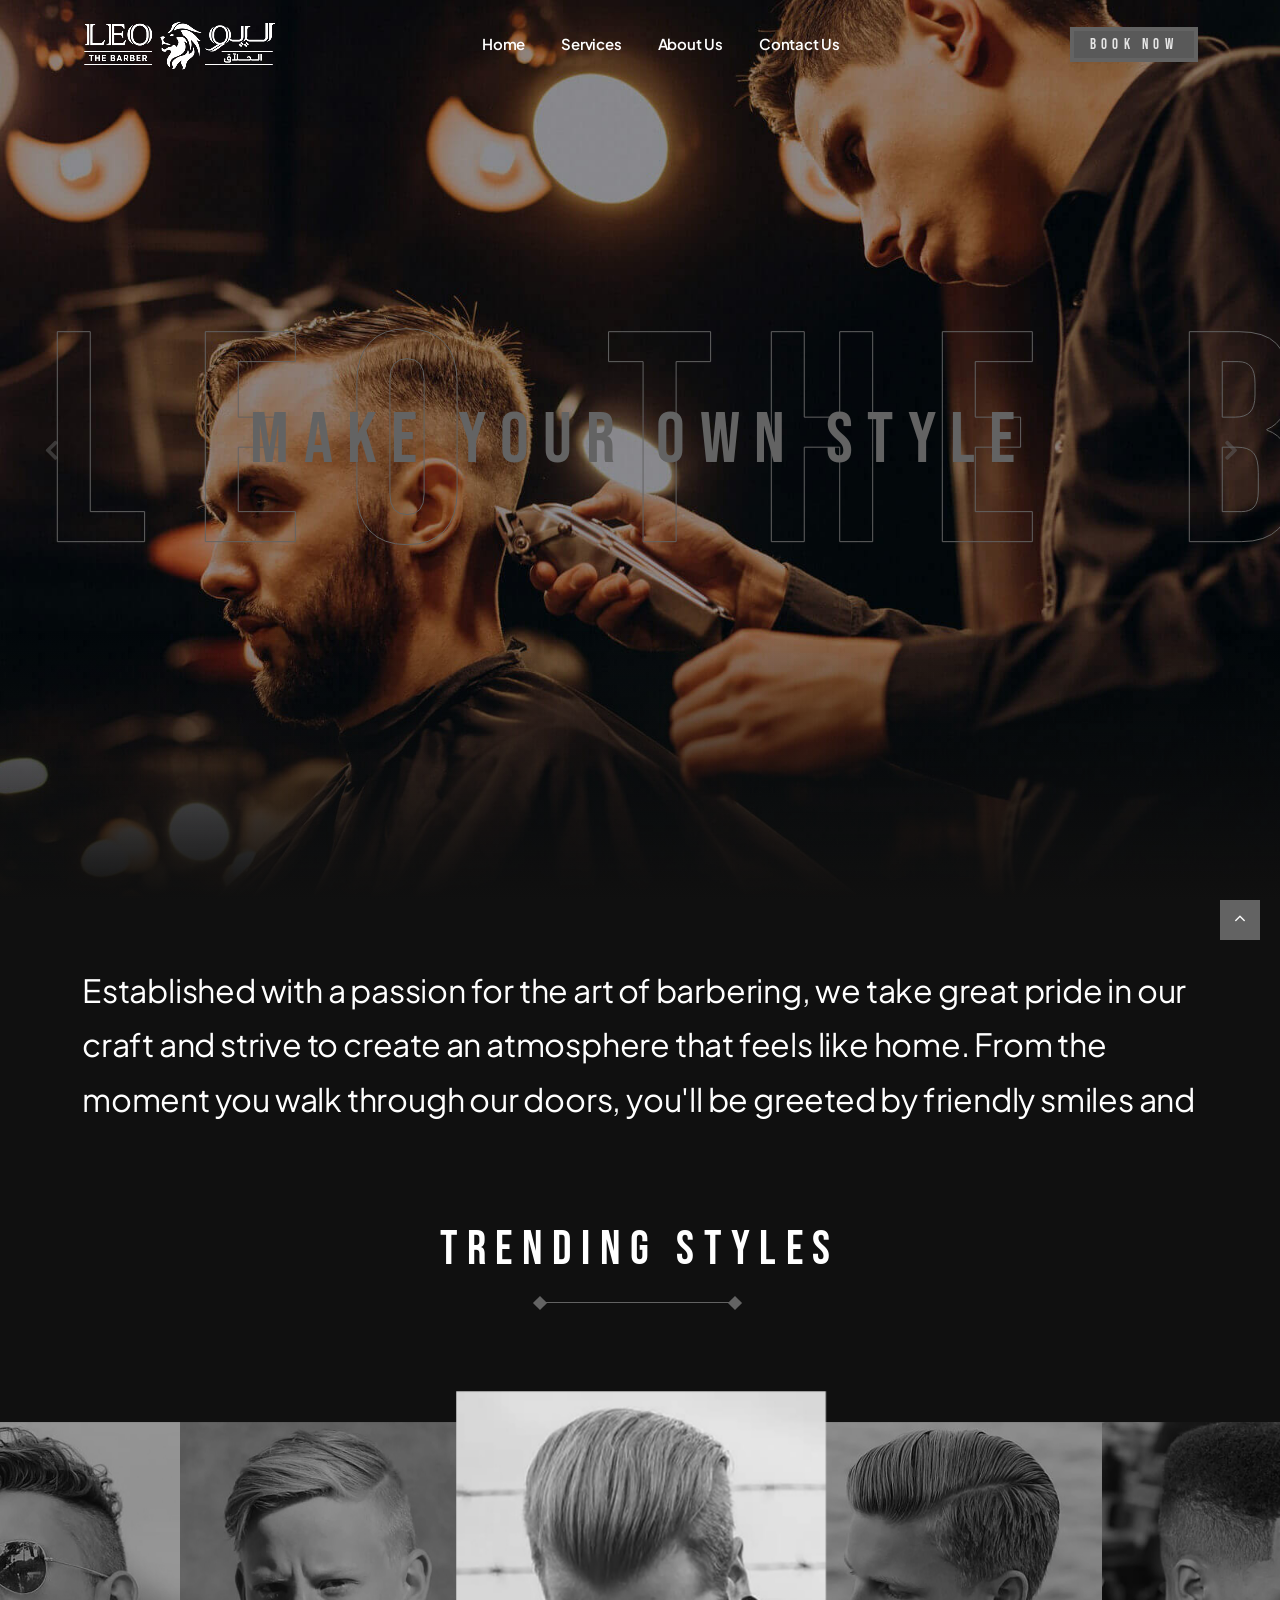
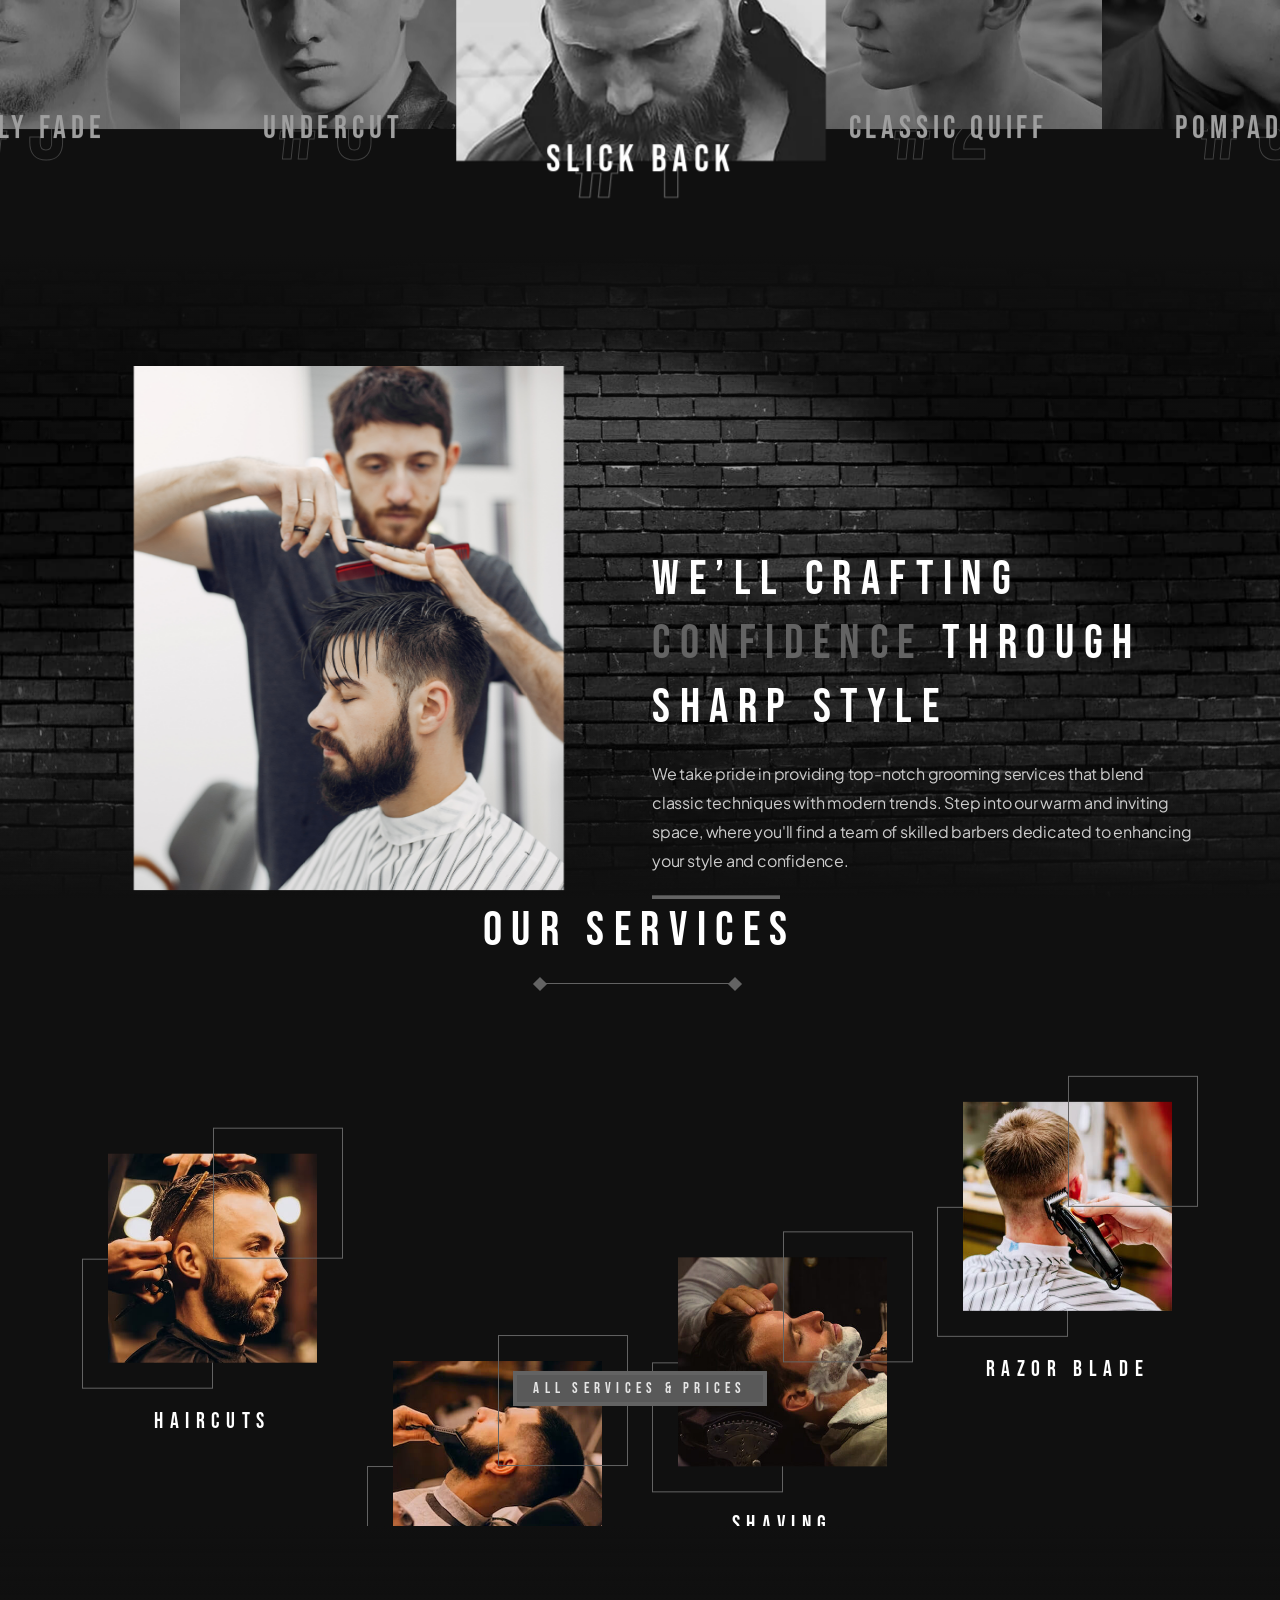
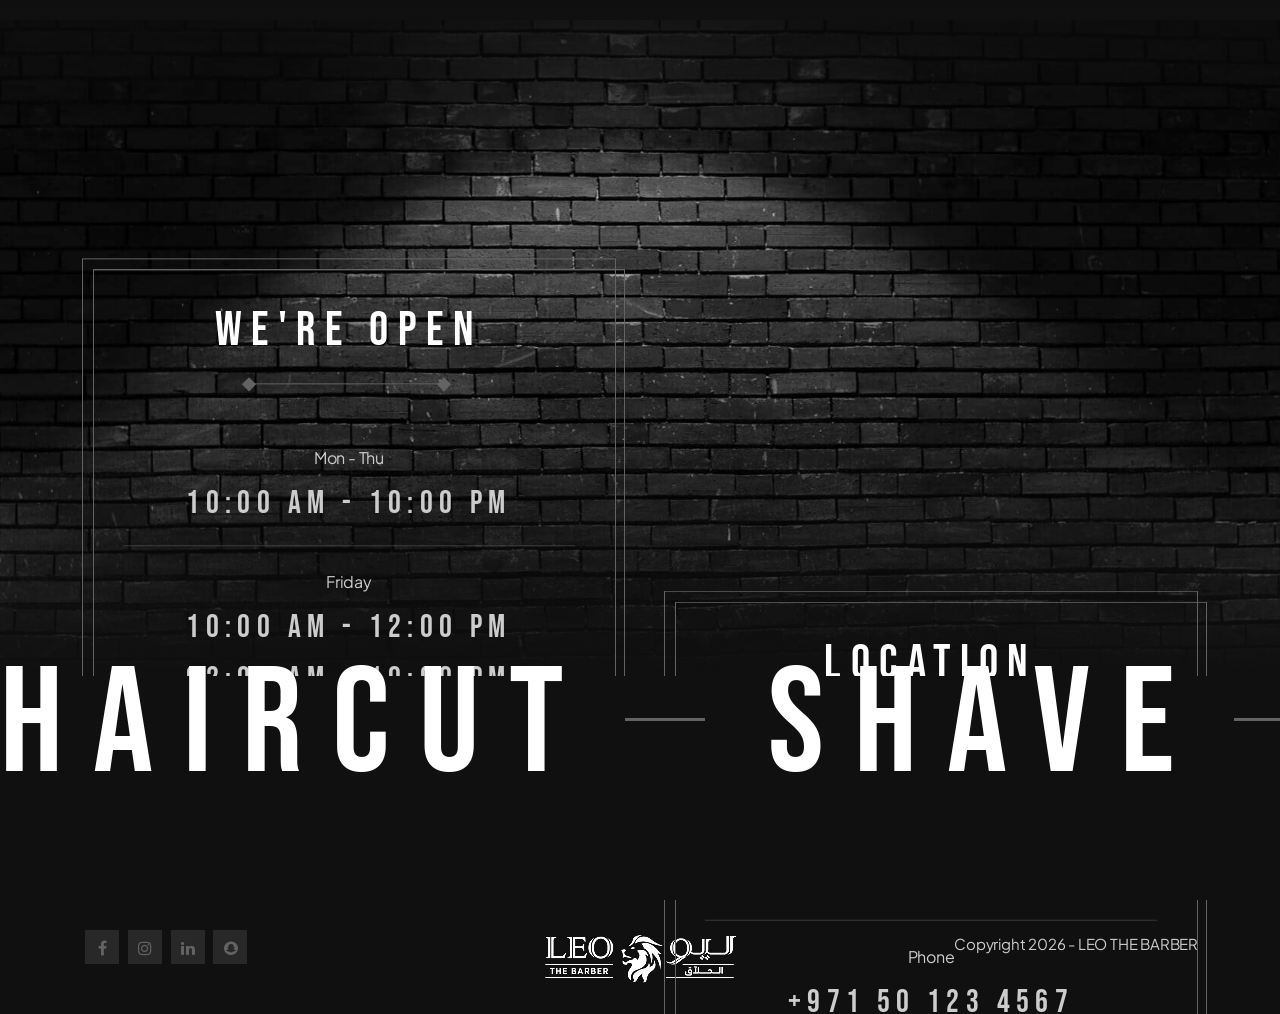
<file: index.html>
<!DOCTYPE html>
<html lang="zxx">

<head>
    <title>LEO THE BARBER - Best Barber Shop in Dubai — Best barber shop in Dubai for men</title>
    <link rel="icon" href="images/icon.png" type="image/gif" sizes="16x16">
    <meta content="text/html;charset=utf-8" http-equiv="Content-Type">
    <meta content="width=device-width, initial-scale=1.0" name="viewport">
    <meta content="LEO THE BARBER - Best Barber Shop in Dubai — Best barber shop in Dubai for men" name="description">
    <meta content="" name="keywords">
    <meta content="" name="author">
    <!-- CSS Files
    ================================================== -->
    <link href="css/bootstrap.min.css" rel="stylesheet" type="text/css" id="bootstrap">
    <link href="css/mdb.min.css" rel="stylesheet" type="text/css" id="mdb">
    <link href="css/plugins.css" rel="stylesheet" type="text/css">
    <link href="css/style.css" rel="stylesheet" type="text/css">
    <link href="css/coloring.css" rel="stylesheet" type="text/css">
    <!-- color scheme -->
    <link id="colors" href="css/colors/scheme-01.css" rel="stylesheet" type="text/css">
    <style>
        /* Make Trending Styles carousel images grayscale */
        #section-trending img {
            filter: grayscale(100%);
        }
    </style>
</head>

<body class="dark-scheme">
    <div id="wrapper">

        <!-- page preloader begin -->
        <div id="de-loader"></div>
        <!-- page preloader close -->

        <!-- header begin -->
        <header class="transparent">
            <div class="container">
                <div class="row">
                    <div class="col-md-12">
                        <div class="de-flex sm-pt10">
                            <div class="de-flex-col">
                                <div class="de-flex-col">
                                    <!-- logo begin -->
                                    <div id="logo">
                                        <a href="index.html">
                                            <img class="logo-main" src="images/logo.png" alt="">
                                            <img class="logo-mobile" src="images/logo-mobile.png" alt="">
                                        </a>
                                    </div>
                                    <!-- logo close -->
                                </div>
                            </div>
                            <div class="de-flex-col header-col-mid">
                                <ul id="mainmenu">
                                    <li><a href="index.html">Home</a></li>
                                    <li><a href="services.html">Services</a></li>
                                    <li><a href="about.html">About Us</a></li>
                                    <li><a href="contact.html">Contact Us</a></li>
                                </ul>
                            </div>
                            <div class="de-flex-col">
                                <div class="menu_side_area">
                                    <a href="contact.html" class="btn-main">Book Now</a>
                                    <span id="menu-btn"></span>
                                </div>
                            </div>
                        </div>
                    </div>
                </div>
            </div>
        </header>
        <!-- header close -->
        <!-- content begin -->
        <div class="no-bottom no-top" id="content">
            <div id="top"></div>
            <section id="de-carousel" class="no-top no-bottom carousel slide text-light carousel-fade"
                data-mdb-ride="carousel" data-mdb-interval="5000" data-mdb-pause="false">
                <!-- Inner -->
                <div class="carousel-inner">
                    <!-- Single item -->
                    <div class="carousel-item active jarallax">
                        <img src="images/background/9.jpg" class="jarallax-img" alt="">
                        <div class="d-content relative z1000">
                            <div class="wm wm-carousel mt-30" data-jarallax-element="-50">
                                <div class="wow fadeInRight">LEO THE BARBER <span class="t2">barbershop</span></div>
                            </div>
                            <div class="top-center">
                                <div class="wow fadeInRight">
                                    <h1 class="id-color">Make Your Own Style</h1>
                                </div>
                            </div>
                            <div class="v-center">
                                <div class="container">
                                    <div class="row align-items-center">
                                        <div class="col-lg-6 offset-lg-3 d-flex">
                                        </div>
                                    </div>
                                </div>
                            </div>
                        </div>
                        <div class="de-gradient-edge-bottom"></div>
                    </div>
                    <!-- Single item -->
                    <div class="carousel-item jarallax">
                        <img src="images/background/2.jpg" class="jarallax-img" alt="">
                        <div class="d-content relative z1000">
                            <div class="wm wm-carousel mt-30" data-jarallax-element="-50">
                                <div class="wow fadeInRight">THE BEST CUT <span class="t2">in town</span></div>
                            </div>
                            <div class="top-center">
                                <div class="wow fadeInRight">
                                    <h1 class="id-color">Fresh Style, Fresh Vibes</h1>
                                </div>
                            </div>
                            <div class="v-center">
                                <div class="container">
                                    <div class="row align-items-center">
                                        <div class="col-lg-6 offset-lg-3 d-flex">
                                        </div>
                                    </div>
                                </div>
                            </div>
                        </div>
                        <div class="de-gradient-edge-bottom"></div>
                    </div>
                    <!-- Single item -->
                    <div class="carousel-item jarallax">
                        <img src="images/background/3.jpg" class="jarallax-img" alt="">
                        <div class="d-content relative z1000">
                            <div class="wm wm-carousel mt-30" data-jarallax-element="-50">
                                <div class="wow fadeInRight">YOUR LOOK <span class="t2">redefined</span></div>
                            </div>
                            <div class="top-center">
                                <div class="wow fadeInRight">
                                    <h1 class="id-color">Step In Stylish</h1>
                                </div>
                            </div>
                            <div class="v-center">
                                <div class="container">
                                    <div class="row align-items-center">
                                        <div class="col-lg-6 offset-lg-3 d-flex">
                                        </div>
                                    </div>
                                </div>
                            </div>
                        </div>
                        <div class="de-gradient-edge-bottom"></div>
                    </div>

                </div>
                <!-- Inner -->

                <!-- Controls -->
                <a class="carousel-control-prev" href="#de-carousel" role="button" data-mdb-slide="prev">
                    <span class="carousel-control-prev-icon" aria-hidden="true"></span>
                    <span class="sr-only">Previous</span>
                </a>
                <a class="carousel-control-next" href="#de-carousel" role="button" data-mdb-slide="next">
                    <span class="carousel-control-next-icon" aria-hidden="true"></span>
                    <span class="sr-only">Next</span>
                </a>
            </section>

            <section aria-label="section" class="no-top no-bottom">

                <div class="container">
                    <div class="row">
                        <div class="col-lg-12" data-jarallax-element="-50">
                            <p class="lead big wow fadeInUp">Established with a passion for the art of barbering, we
                                take great pride in our craft and strive to create an atmosphere that feels like home.
                                From the moment you walk through our doors, you'll be greeted by friendly smiles and a
                                warm ambiance that instantly puts you at ease.
                            </p>
                        </div>
                    </div>
                </div>
            </section>

            <section id="section-trending" class="pt80">
                <div class="container-fluid">
                    <div class="row">
                        <div class="col-lg-8 offset-lg-2 text-center">
                            <h2 class="wow fadeIn">Trending Styles</h2>
                            <div class="de-separator"></div>
                            <div class="spacer-single"></div>
                        </div>
                    </div>
                    <div class="row">
                        <div class="col-lg-12" data-jarallax-element="-20">
                            <div class="d-carousel wow fadeInRight">
                                <div id="item-carousel-big" class="owl-carousel no-hide owl-center" data-wow-delay="1s">
                                    <div class="c-item">
                                        <a href="#">
                                            <span class="c-item_info">
                                                <span class="c-item_title">Slick Back</span>
                                                <span class="c-item_wm">#1</span>
                                            </span>

                                            <div class="c-item_wrap">
                                                <img src="images/hairstyles/1.jpg" class="lazy img-fluid" alt="">
                                            </div>
                                        </a>
                                    </div>

                                    <div class="c-item">
                                        <a href="#">
                                            <span class="c-item_info">
                                                <span class="c-item_title">Classic Quiff</span>
                                                <span class="c-item_wm">#2</span>
                                            </span>

                                            <div class="c-item_wrap">
                                                <img src="images/hairstyles/2.jpg" class="lazy img-fluid" alt="">
                                            </div>
                                        </a>
                                    </div>

                                    <div class="c-item">
                                        <a href="#">
                                            <span class="c-item_info">
                                                <span class="c-item_title">Pompadour</span>
                                                <span class="c-item_wm">#3</span>
                                            </span>

                                            <div class="c-item_wrap">
                                                <img src="images/hairstyles/3.jpg" class="lazy img-fluid" alt="">
                                            </div>
                                        </a>
                                    </div>

                                    <div class="c-item">
                                        <a href="#">
                                            <span class="c-item_info">
                                                <span class="c-item_title">Fringe</span>
                                                <span class="c-item_wm">#4</span>
                                            </span>

                                            <div class="c-item_wrap">
                                                <img src="images/hairstyles/4.jpg" class="lazy img-fluid" alt="">
                                            </div>
                                        </a>
                                    </div>


                                    <div class="c-item">
                                        <a href="#">
                                            <span class="c-item_info">
                                                <span class="c-item_title">Curly Fade</span>
                                                <span class="c-item_wm">#5</span>
                                            </span>

                                            <div class="c-item_wrap">
                                                <img src="images/hairstyles/5.jpg" class="lazy img-fluid" alt="">
                                            </div>
                                        </a>
                                    </div>

                                    <div class="c-item">
                                        <a href="#">
                                            <span class="c-item_info">
                                                <span class="c-item_title">Undercut</span>
                                                <span class="c-item_wm">#6</span>
                                            </span>

                                            <div class="c-item_wrap">
                                                <img src="images/hairstyles/6.jpg" class="lazy img-fluid" alt="">
                                            </div>
                                        </a>
                                    </div>

                                </div>
                                <div class="d-arrow-left mod-a"><i class="fa fa-angle-left"></i></div>
                                <div class="d-arrow-right mod-a"><i class="fa fa-angle-right"></i></div>
                            </div>
                            <div class="spacer-double"></div>
                        </div>
                    </div>
                </div>
            </section>

            <section class="no-top jarallax">
                <div class="de-gradient-edge-top"></div>
                <img src="images/background/1.jpg" class="jarallax-img" alt="">
                <div class="container relative z1000">
                    <div class="row align-items-center">
                        <div class="col-lg-6" data-jarallax-element="-30">
                            <img src="images/misc/man-2.png" class="img-fluid wow fadeInRight" alt="">
                        </div>
                        <div class="col-lg-6" data-jarallax-element="-60">
                            <h2 class="wow fadeInRight" data-wow-delay=".3s">We’ll Crafting <span
                                    class="id-color">Confidence</span> Through Sharp Style</h2>
                            <p class="wow fadeInRight" data-wow-delay=".4s">We take pride in providing top-notch
                                grooming services that blend classic techniques with modern trends. Step into our warm
                                and inviting space, where you'll find a team of skilled barbers dedicated to enhancing
                                your style and confidence.</p>
                            <a href="book.html" class="btn-main wow fadeInRight" data-wow-delay=".5s">Book Now</a>
                        </div>
                    </div>
                </div>
                <div class="de-gradient-edge-bottom"></div>
            </section>

            <section aria-label="section" class="no-top">
                <div class="container">
                    <div class="row">
                        <div class="col-lg-12 text-center">
                            <h2 class="wow fadeIn">Our Services</h2>
                            <div class="de-separator"></div>
                        </div>
                        <div class="col-lg-3 text-center" data-jarallax-element="-20">
                            <div class="de-box-a">
                                <div class="d-image">
                                    <img src="images/services/1.jpg" alt="">
                                </div>
                                <div class="d-deco-1"></div>
                                <div class="d-deco-2"></div>
                            </div>
                            <div class="spacer-20"></div>
                            <h4>Haircuts</h4>
                        </div>

                        <div class="col-lg-3 text-center" data-jarallax-element="-60">
                            <div class="de-box-a">
                                <div class="d-image">
                                    <img src="images/services/2.jpg" alt="">
                                </div>
                                <div class="d-deco-1"></div>
                                <div class="d-deco-2"></div>
                            </div>
                            <div class="spacer-20"></div>
                            <h4>Beard</h4>
                        </div>

                        <div class="col-lg-3 text-center" data-jarallax-element="-40">
                            <div class="de-box-a">
                                <div class="d-image">
                                    <img src="images/services/3.jpg" alt="">
                                </div>
                                <div class="d-deco-1"></div>
                                <div class="d-deco-2"></div>
                            </div>
                            <div class="spacer-20"></div>
                            <h4>Shaving</h4>
                        </div>

                        <div class="col-lg-3 text-center" data-jarallax-element="-10">
                            <div class="de-box-a">
                                <div class="d-image">
                                    <img src="images/services/4.jpg" alt="">
                                </div>
                                <div class="d-deco-1"></div>
                                <div class="d-deco-2"></div>
                            </div>
                            <div class="spacer-20"></div>
                            <h4>Razor Blade</h4>
                        </div>
                    </div>
                    <div class="spacer-single"></div>
                    <div class="text-center">
                        <a href="services.html" class="btn-main">All Services &amp; Prices</a>
                    </div>
                </div>
            </section>

            <section class="jarallax no-top">
                <div class="de-gradient-edge-top"></div>
                <img src="images/background/1.jpg" class="jarallax-img" alt="">
                <div class="container relative z1000">
                    <div class="row gx-5">
                        <div class="col-lg-6 text-center" data-jarallax-element="-50">
                            <div class="d-sch-table">
                                <h2 class="wow fadeIn">We're Open</h2>
                                <div class="de-separator"></div>
                                <div class="d-col">
                                    <div class="d-title">Mon - Thu</div>
                                    <div class="d-content ">10:00 AM - 10:00 PM</div>
                                </div>
                                <div class="d-col">
                                    <div class="d-title">Friday</div>
                                    <div class="d-content ">10:00 AM - 12:00 PM</div>
                                    <div class="d-content ">02:00 AM - 10:00 PM</div>
                                </div>
                                <div class="d-col">
                                    <div class="d-title">Sat - Sun</div>
                                    <div class="d-content ">10:00 AM - 10:00 PM</div>
                                </div>
                                <div class="d-deco"></div>
                            </div>
                        </div>

                        <div class="col-lg-6 text-center" data-jarallax-element="-100">
                            <div class="d-sch-table">
                                <h2 class="wow fadeIn">Location</h2>
                                <div class="de-separator"></div>
                                <div class="d-col">
                                    <div class="d-title">Address</div>
                                    <div class="d-content ">Dubai, United Arab Emirates</div>
                                </div>
                                <div class="d-col">
                                    <div class="d-title">Phone</div>
                                    <div class="d-content ">+971 50 123 4567</div>
                                </div>
                                <div class="d-col">
                                    <div class="d-title">Email</div>
                                    <div class="d-content ">info@leothebarber.com</div>
                                </div>
                                <div class="d-deco"></div>
                            </div>
                        </div>
                    </div>
                </div>
                <div class="de-gradient-edge-bottom"></div>
            </section>

            <section aria-label="section" class="no-top">
                <div class="wow fadeInRight d-flex">
                    <div class="de-marquee-list wow">
                        <div class="d-item">
                            <span class="d-item-txt">Haircut</span>
                            <span class="d-item-display">
                                <i class="d-item-block"></i>
                            </span>
                            <span class="d-item-txt">Shave</span>
                            <span class="d-item-display">
                                <i class="d-item-block"></i>
                            </span>
                            <span class="d-item-txt">Faded</span>
                            <span class="d-item-display">
                                <i class="d-item-block"></i>
                            </span>
                            <span class="d-item-txt">Hair Dye</span>
                            <span class="d-item-display">
                                <i class="d-item-block"></i>
                            </span>
                            <span class="d-item-txt">Beard Trim</span>
                            <span class="d-item-display">
                                <i class="d-item-block"></i>
                            </span>
                            <span class="d-item-txt">Hair Color</span>
                            <span class="d-item-display">
                                <i class="d-item-block"></i>
                            </span>
                            <span class="d-item-txt">Facial</span>
                            <span class="d-item-display">
                                <i class="d-item-block"></i>
                            </span>
                            <span class="d-item-txt">Massage</span>
                            <span class="d-item-display">
                                <i class="d-item-block"></i>
                            </span>
                            <span class="d-item-txt">Hair Wash</span>
                            <span class="d-item-display">
                                <i class="d-item-block"></i>
                            </span>
                        </div>
                    </div>
                </div>
            </section>

        </div>
        <!-- content close -->
        <a href="#" id="back-to-top"></a>
        <!-- footer begin -->
        <footer>
            <div class="container">
                <div class="row g-4">

                    <div class="col-lg-4 text-lg-start text-center">
                        <div class="social-icons">
                            <a href="#"><i class="fa fa-facebook fa-lg"></i></a>
                            <a href="#"><i class="fa fa-instagram fa-lg"></i></a>
                            <a href="#"><i class="fa fa-linkedin fa-lg"></i></a>
                            <a href="#"><i class="fa fa-snapchat fa-lg"></i></a>
                        </div>
                    </div>
                    <div class="col-lg-4 text-lg-center text-center">
                        <img src="images/logo.png" class="" alt="">
                    </div>
                    <div class="col-lg-4 text-lg-end text-center">
                        Copyright 2026 - LEO THE BARBER
                    </div>
                </div>
            </div>
        </footer>
        <!-- footer close -->
    </div>

    <!-- Javascript Files
    ================================================== -->
    <script src="js/plugins.js"></script>
    <script src="js/designesia.js"></script>
    <script src="js/custom-marquee.js"></script>
</body>


</html>
</file>
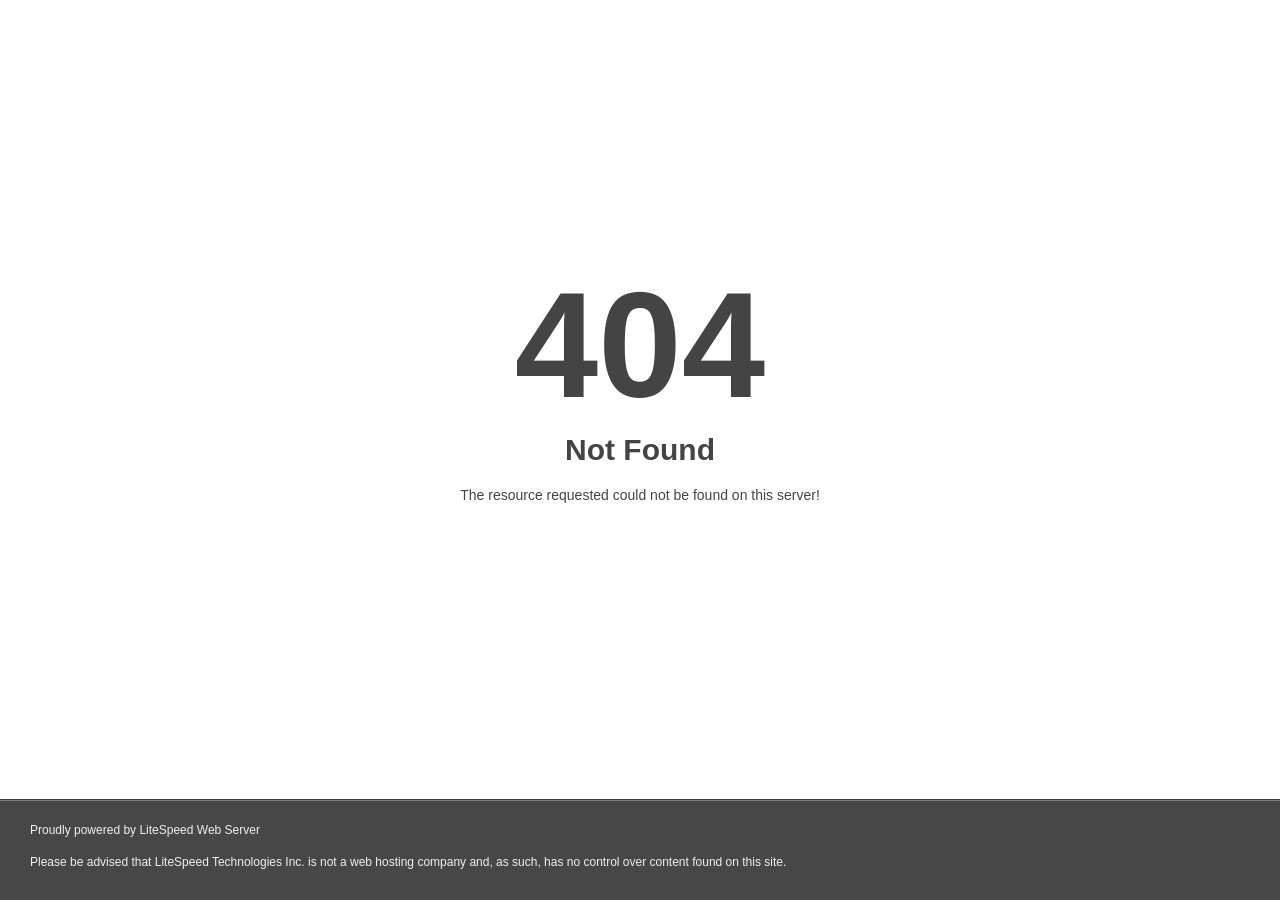
<file: css/owl.video.play.html>
<!DOCTYPE html>
<html style="height:100%">
<head>
<meta name="viewport" content="width=device-width, initial-scale=1, shrink-to-fit=no" />
<title> 404 Not Found
</title><style>@media (prefers-color-scheme:dark){body{background-color:#000!important}}</style></head>
<body style="color: #444; margin:0;font: normal 14px/20px Arial, Helvetica, sans-serif; height:100%; background-color: #fff;">
<div style="height:auto; min-height:100%; ">     <div style="text-align: center; width:800px; margin-left: -400px; position:absolute; top: 30%; left:50%;">
        <h1 style="margin:0; font-size:150px; line-height:150px; font-weight:bold;">404</h1>
<h2 style="margin-top:20px;font-size: 30px;">Not Found
</h2>
<p>The resource requested could not be found on this server!</p>
</div></div><div style="color:#f0f0f0; font-size:12px;margin:auto;padding:0px 30px 0px 30px;position:relative;clear:both;height:100px;margin-top:-101px;background-color:#474747;border-top: 1px solid rgba(0,0,0,0.15);box-shadow: 0 1px 0 rgba(255, 255, 255, 0.3) inset;">
<br>Proudly powered by LiteSpeed Web Server<p>Please be advised that LiteSpeed Technologies Inc. is not a web hosting company and, as such, has no control over content found on this site.</p></div></body></html>
</file>
<file: css/plugins.css>
@charset "UTF-8";
/*!
 * animate.css -http://daneden.me/animate
 * Version - 3.5.1
 * Licensed under the MIT license - http://opensource.org/licenses/MIT
 *
 * Copyright (c) 2016 Daniel Eden
 */
 .animated{-webkit-animation-duration:1s;animation-duration:1s;-webkit-animation-fill-mode:both;animation-fill-mode:both}.animated.infinite{-webkit-animation-iteration-count:infinite;animation-iteration-count:infinite}.animated.hinge{-webkit-animation-duration:2s;animation-duration:2s}.animated.flipOutX,.animated.flipOutY,.animated.bounceIn,.animated.bounceOut{-webkit-animation-duration:.75s;animation-duration:.75s}@-webkit-keyframes bounce{from,20%,53%,80%,to{-webkit-animation-timing-function:cubic-bezier(.215,.61,.355,1);animation-timing-function:cubic-bezier(.215,.61,.355,1);-webkit-transform:translate3d(0,0,0);transform:translate3d(0,0,0)}40%,43%{-webkit-animation-timing-function:cubic-bezier(.755,.05,.855,.06);animation-timing-function:cubic-bezier(.755,.05,.855,.06);-webkit-transform:translate3d(0,-30px,0);transform:translate3d(0,-30px,0)}70%{-webkit-animation-timing-function:cubic-bezier(.755,.05,.855,.06);animation-timing-function:cubic-bezier(.755,.05,.855,.06);-webkit-transform:translate3d(0,-15px,0);transform:translate3d(0,-15px,0)}90%{-webkit-transform:translate3d(0,-4px,0);transform:translate3d(0,-4px,0)}}@keyframes bounce{from,20%,53%,80%,to{-webkit-animation-timing-function:cubic-bezier(.215,.61,.355,1);animation-timing-function:cubic-bezier(.215,.61,.355,1);-webkit-transform:translate3d(0,0,0);transform:translate3d(0,0,0)}40%,43%{-webkit-animation-timing-function:cubic-bezier(.755,.05,.855,.06);animation-timing-function:cubic-bezier(.755,.05,.855,.06);-webkit-transform:translate3d(0,-30px,0);transform:translate3d(0,-30px,0)}70%{-webkit-animation-timing-function:cubic-bezier(.755,.05,.855,.06);animation-timing-function:cubic-bezier(.755,.05,.855,.06);-webkit-transform:translate3d(0,-15px,0);transform:translate3d(0,-15px,0)}90%{-webkit-transform:translate3d(0,-4px,0);transform:translate3d(0,-4px,0)}}.bounce{-webkit-animation-name:bounce;animation-name:bounce;-webkit-transform-origin:center bottom;transform-origin:center bottom}@-webkit-keyframes flash{from,50%,to{opacity:1}25%,75%{opacity:0}}@keyframes flash{from,50%,to{opacity:1}25%,75%{opacity:0}}.flash{-webkit-animation-name:flash;animation-name:flash}@-webkit-keyframes pulse{from{-webkit-transform:scale3d(1,1,1);transform:scale3d(1,1,1)}50%{-webkit-transform:scale3d(1.05,1.05,1.05);transform:scale3d(1.05,1.05,1.05)}to{-webkit-transform:scale3d(1,1,1);transform:scale3d(1,1,1)}}@keyframes pulse{from{-webkit-transform:scale3d(1,1,1);transform:scale3d(1,1,1)}50%{-webkit-transform:scale3d(1.05,1.05,1.05);transform:scale3d(1.05,1.05,1.05)}to{-webkit-transform:scale3d(1,1,1);transform:scale3d(1,1,1)}}.pulse{-webkit-animation-name:pulse;animation-name:pulse}@-webkit-keyframes rubberBand{from{-webkit-transform:scale3d(1,1,1);transform:scale3d(1,1,1)}30%{-webkit-transform:scale3d(1.25,.75,1);transform:scale3d(1.25,.75,1)}40%{-webkit-transform:scale3d(.75,1.25,1);transform:scale3d(.75,1.25,1)}50%{-webkit-transform:scale3d(1.15,.85,1);transform:scale3d(1.15,.85,1)}65%{-webkit-transform:scale3d(.95,1.05,1);transform:scale3d(.95,1.05,1)}75%{-webkit-transform:scale3d(1.05,.95,1);transform:scale3d(1.05,.95,1)}to{-webkit-transform:scale3d(1,1,1);transform:scale3d(1,1,1)}}@keyframes rubberBand{from{-webkit-transform:scale3d(1,1,1);transform:scale3d(1,1,1)}30%{-webkit-transform:scale3d(1.25,.75,1);transform:scale3d(1.25,.75,1)}40%{-webkit-transform:scale3d(.75,1.25,1);transform:scale3d(.75,1.25,1)}50%{-webkit-transform:scale3d(1.15,.85,1);transform:scale3d(1.15,.85,1)}65%{-webkit-transform:scale3d(.95,1.05,1);transform:scale3d(.95,1.05,1)}75%{-webkit-transform:scale3d(1.05,.95,1);transform:scale3d(1.05,.95,1)}to{-webkit-transform:scale3d(1,1,1);transform:scale3d(1,1,1)}}.rubberBand{-webkit-animation-name:rubberBand;animation-name:rubberBand}@-webkit-keyframes shake{from,to{-webkit-transform:translate3d(0,0,0);transform:translate3d(0,0,0)}10%,30%,50%,70%,90%{-webkit-transform:translate3d(-10px,0,0);transform:translate3d(-10px,0,0)}20%,40%,60%,80%{-webkit-transform:translate3d(10px,0,0);transform:translate3d(10px,0,0)}}@keyframes shake{from,to{-webkit-transform:translate3d(0,0,0);transform:translate3d(0,0,0)}10%,30%,50%,70%,90%{-webkit-transform:translate3d(-10px,0,0);transform:translate3d(-10px,0,0)}20%,40%,60%,80%{-webkit-transform:translate3d(10px,0,0);transform:translate3d(10px,0,0)}}.shake{-webkit-animation-name:shake;animation-name:shake}@-webkit-keyframes headShake{0%{-webkit-transform:translateX(0);transform:translateX(0)}6.5%{-webkit-transform:translateX(-6px) rotateY(-9deg);transform:translateX(-6px) rotateY(-9deg)}18.5%{-webkit-transform:translateX(5px) rotateY(7deg);transform:translateX(5px) rotateY(7deg)}31.5%{-webkit-transform:translateX(-3px) rotateY(-5deg);transform:translateX(-3px) rotateY(-5deg)}43.5%{-webkit-transform:translateX(2px) rotateY(3deg);transform:translateX(2px) rotateY(3deg)}50%{-webkit-transform:translateX(0);transform:translateX(0)}}@keyframes headShake{0%{-webkit-transform:translateX(0);transform:translateX(0)}6.5%{-webkit-transform:translateX(-6px) rotateY(-9deg);transform:translateX(-6px) rotateY(-9deg)}18.5%{-webkit-transform:translateX(5px) rotateY(7deg);transform:translateX(5px) rotateY(7deg)}31.5%{-webkit-transform:translateX(-3px) rotateY(-5deg);transform:translateX(-3px) rotateY(-5deg)}43.5%{-webkit-transform:translateX(2px) rotateY(3deg);transform:translateX(2px) rotateY(3deg)}50%{-webkit-transform:translateX(0);transform:translateX(0)}}.headShake{-webkit-animation-timing-function:ease-in-out;animation-timing-function:ease-in-out;-webkit-animation-name:headShake;animation-name:headShake}@-webkit-keyframes swing{20%{-webkit-transform:rotate3d(0,0,1,15deg);transform:rotate3d(0,0,1,15deg)}40%{-webkit-transform:rotate3d(0,0,1,-10deg);transform:rotate3d(0,0,1,-10deg)}60%{-webkit-transform:rotate3d(0,0,1,5deg);transform:rotate3d(0,0,1,5deg)}80%{-webkit-transform:rotate3d(0,0,1,-5deg);transform:rotate3d(0,0,1,-5deg)}to{-webkit-transform:rotate3d(0,0,1,0deg);transform:rotate3d(0,0,1,0deg)}}@keyframes swing{20%{-webkit-transform:rotate3d(0,0,1,15deg);transform:rotate3d(0,0,1,15deg)}40%{-webkit-transform:rotate3d(0,0,1,-10deg);transform:rotate3d(0,0,1,-10deg)}60%{-webkit-transform:rotate3d(0,0,1,5deg);transform:rotate3d(0,0,1,5deg)}80%{-webkit-transform:rotate3d(0,0,1,-5deg);transform:rotate3d(0,0,1,-5deg)}to{-webkit-transform:rotate3d(0,0,1,0deg);transform:rotate3d(0,0,1,0deg)}}.swing{-webkit-transform-origin:top center;transform-origin:top center;-webkit-animation-name:swing;animation-name:swing}@-webkit-keyframes tada{from{-webkit-transform:scale3d(1,1,1);transform:scale3d(1,1,1)}10%,20%{-webkit-transform:scale3d(.9,.9,.9) rotate3d(0,0,1,-3deg);transform:scale3d(.9,.9,.9) rotate3d(0,0,1,-3deg)}30%,50%,70%,90%{-webkit-transform:scale3d(1.1,1.1,1.1) rotate3d(0,0,1,3deg);transform:scale3d(1.1,1.1,1.1) rotate3d(0,0,1,3deg)}40%,60%,80%{-webkit-transform:scale3d(1.1,1.1,1.1) rotate3d(0,0,1,-3deg);transform:scale3d(1.1,1.1,1.1) rotate3d(0,0,1,-3deg)}to{-webkit-transform:scale3d(1,1,1);transform:scale3d(1,1,1)}}@keyframes tada{from{-webkit-transform:scale3d(1,1,1);transform:scale3d(1,1,1)}10%,20%{-webkit-transform:scale3d(.9,.9,.9) rotate3d(0,0,1,-3deg);transform:scale3d(.9,.9,.9) rotate3d(0,0,1,-3deg)}30%,50%,70%,90%{-webkit-transform:scale3d(1.1,1.1,1.1) rotate3d(0,0,1,3deg);transform:scale3d(1.1,1.1,1.1) rotate3d(0,0,1,3deg)}40%,60%,80%{-webkit-transform:scale3d(1.1,1.1,1.1) rotate3d(0,0,1,-3deg);transform:scale3d(1.1,1.1,1.1) rotate3d(0,0,1,-3deg)}to{-webkit-transform:scale3d(1,1,1);transform:scale3d(1,1,1)}}.tada{-webkit-animation-name:tada;animation-name:tada}@-webkit-keyframes wobble{from{-webkit-transform:none;transform:none}15%{-webkit-transform:translate3d(-25%,0,0) rotate3d(0,0,1,-5deg);transform:translate3d(-25%,0,0) rotate3d(0,0,1,-5deg)}30%{-webkit-transform:translate3d(20%,0,0) rotate3d(0,0,1,3deg);transform:translate3d(20%,0,0) rotate3d(0,0,1,3deg)}45%{-webkit-transform:translate3d(-15%,0,0) rotate3d(0,0,1,-3deg);transform:translate3d(-15%,0,0) rotate3d(0,0,1,-3deg)}60%{-webkit-transform:translate3d(10%,0,0) rotate3d(0,0,1,2deg);transform:translate3d(10%,0,0) rotate3d(0,0,1,2deg)}75%{-webkit-transform:translate3d(-5%,0,0) rotate3d(0,0,1,-1deg);transform:translate3d(-5%,0,0) rotate3d(0,0,1,-1deg)}to{-webkit-transform:none;transform:none}}@keyframes wobble{from{-webkit-transform:none;transform:none}15%{-webkit-transform:translate3d(-25%,0,0) rotate3d(0,0,1,-5deg);transform:translate3d(-25%,0,0) rotate3d(0,0,1,-5deg)}30%{-webkit-transform:translate3d(20%,0,0) rotate3d(0,0,1,3deg);transform:translate3d(20%,0,0) rotate3d(0,0,1,3deg)}45%{-webkit-transform:translate3d(-15%,0,0) rotate3d(0,0,1,-3deg);transform:translate3d(-15%,0,0) rotate3d(0,0,1,-3deg)}60%{-webkit-transform:translate3d(10%,0,0) rotate3d(0,0,1,2deg);transform:translate3d(10%,0,0) rotate3d(0,0,1,2deg)}75%{-webkit-transform:translate3d(-5%,0,0) rotate3d(0,0,1,-1deg);transform:translate3d(-5%,0,0) rotate3d(0,0,1,-1deg)}to{-webkit-transform:none;transform:none}}.wobble{-webkit-animation-name:wobble;animation-name:wobble}@-webkit-keyframes jello{from,11.1%,to{-webkit-transform:none;transform:none}22.2%{-webkit-transform:skewX(-12.5deg) skewY(-12.5deg);transform:skewX(-12.5deg) skewY(-12.5deg)}33.3%{-webkit-transform:skewX(6.25deg) skewY(6.25deg);transform:skewX(6.25deg) skewY(6.25deg)}44.4%{-webkit-transform:skewX(-3.125deg) skewY(-3.125deg);transform:skewX(-3.125deg) skewY(-3.125deg)}55.5%{-webkit-transform:skewX(1.5625deg) skewY(1.5625deg);transform:skewX(1.5625deg) skewY(1.5625deg)}66.6%{-webkit-transform:skewX(-0.78125deg) skewY(-0.78125deg);transform:skewX(-0.78125deg) skewY(-0.78125deg)}77.7%{-webkit-transform:skewX(0.390625deg) skewY(0.390625deg);transform:skewX(0.390625deg) skewY(0.390625deg)}88.8%{-webkit-transform:skewX(-0.1953125deg) skewY(-0.1953125deg);transform:skewX(-0.1953125deg) skewY(-0.1953125deg)}}@keyframes jello{from,11.1%,to{-webkit-transform:none;transform:none}22.2%{-webkit-transform:skewX(-12.5deg) skewY(-12.5deg);transform:skewX(-12.5deg) skewY(-12.5deg)}33.3%{-webkit-transform:skewX(6.25deg) skewY(6.25deg);transform:skewX(6.25deg) skewY(6.25deg)}44.4%{-webkit-transform:skewX(-3.125deg) skewY(-3.125deg);transform:skewX(-3.125deg) skewY(-3.125deg)}55.5%{-webkit-transform:skewX(1.5625deg) skewY(1.5625deg);transform:skewX(1.5625deg) skewY(1.5625deg)}66.6%{-webkit-transform:skewX(-0.78125deg) skewY(-0.78125deg);transform:skewX(-0.78125deg) skewY(-0.78125deg)}77.7%{-webkit-transform:skewX(0.390625deg) skewY(0.390625deg);transform:skewX(0.390625deg) skewY(0.390625deg)}88.8%{-webkit-transform:skewX(-0.1953125deg) skewY(-0.1953125deg);transform:skewX(-0.1953125deg) skewY(-0.1953125deg)}}.jello{-webkit-animation-name:jello;animation-name:jello;-webkit-transform-origin:center;transform-origin:center}@-webkit-keyframes bounceIn{from,20%,40%,60%,80%,to{-webkit-animation-timing-function:cubic-bezier(.215,.61,.355,1);animation-timing-function:cubic-bezier(.215,.61,.355,1)}0%{opacity:0;-webkit-transform:scale3d(.3,.3,.3);transform:scale3d(.3,.3,.3)}20%{-webkit-transform:scale3d(1.1,1.1,1.1);transform:scale3d(1.1,1.1,1.1)}40%{-webkit-transform:scale3d(.9,.9,.9);transform:scale3d(.9,.9,.9)}60%{opacity:1;-webkit-transform:scale3d(1.03,1.03,1.03);transform:scale3d(1.03,1.03,1.03)}80%{-webkit-transform:scale3d(.97,.97,.97);transform:scale3d(.97,.97,.97)}to{opacity:1;-webkit-transform:scale3d(1,1,1);transform:scale3d(1,1,1)}}@keyframes bounceIn{from,20%,40%,60%,80%,to{-webkit-animation-timing-function:cubic-bezier(.215,.61,.355,1);animation-timing-function:cubic-bezier(.215,.61,.355,1)}0%{opacity:0;-webkit-transform:scale3d(.3,.3,.3);transform:scale3d(.3,.3,.3)}20%{-webkit-transform:scale3d(1.1,1.1,1.1);transform:scale3d(1.1,1.1,1.1)}40%{-webkit-transform:scale3d(.9,.9,.9);transform:scale3d(.9,.9,.9)}60%{opacity:1;-webkit-transform:scale3d(1.03,1.03,1.03);transform:scale3d(1.03,1.03,1.03)}80%{-webkit-transform:scale3d(.97,.97,.97);transform:scale3d(.97,.97,.97)}to{opacity:1;-webkit-transform:scale3d(1,1,1);transform:scale3d(1,1,1)}}.bounceIn{-webkit-animation-name:bounceIn;animation-name:bounceIn}@-webkit-keyframes bounceInDown{from,60%,75%,90%,to{-webkit-animation-timing-function:cubic-bezier(.215,.61,.355,1);animation-timing-function:cubic-bezier(.215,.61,.355,1)}0%{opacity:0;-webkit-transform:translate3d(0,-3000px,0);transform:translate3d(0,-3000px,0)}60%{opacity:1;-webkit-transform:translate3d(0,25px,0);transform:translate3d(0,25px,0)}75%{-webkit-transform:translate3d(0,-10px,0);transform:translate3d(0,-10px,0)}90%{-webkit-transform:translate3d(0,5px,0);transform:translate3d(0,5px,0)}to{-webkit-transform:none;transform:none}}@keyframes bounceInDown{from,60%,75%,90%,to{-webkit-animation-timing-function:cubic-bezier(.215,.61,.355,1);animation-timing-function:cubic-bezier(.215,.61,.355,1)}0%{opacity:0;-webkit-transform:translate3d(0,-3000px,0);transform:translate3d(0,-3000px,0)}60%{opacity:1;-webkit-transform:translate3d(0,25px,0);transform:translate3d(0,25px,0)}75%{-webkit-transform:translate3d(0,-10px,0);transform:translate3d(0,-10px,0)}90%{-webkit-transform:translate3d(0,5px,0);transform:translate3d(0,5px,0)}to{-webkit-transform:none;transform:none}}.bounceInDown{-webkit-animation-name:bounceInDown;animation-name:bounceInDown}@-webkit-keyframes bounceInLeft{from,60%,75%,90%,to{-webkit-animation-timing-function:cubic-bezier(.215,.61,.355,1);animation-timing-function:cubic-bezier(.215,.61,.355,1)}0%{opacity:0;-webkit-transform:translate3d(-3000px,0,0);transform:translate3d(-3000px,0,0)}60%{opacity:1;-webkit-transform:translate3d(25px,0,0);transform:translate3d(25px,0,0)}75%{-webkit-transform:translate3d(-10px,0,0);transform:translate3d(-10px,0,0)}90%{-webkit-transform:translate3d(5px,0,0);transform:translate3d(5px,0,0)}to{-webkit-transform:none;transform:none}}@keyframes bounceInLeft{from,60%,75%,90%,to{-webkit-animation-timing-function:cubic-bezier(.215,.61,.355,1);animation-timing-function:cubic-bezier(.215,.61,.355,1)}0%{opacity:0;-webkit-transform:translate3d(-3000px,0,0);transform:translate3d(-3000px,0,0)}60%{opacity:1;-webkit-transform:translate3d(25px,0,0);transform:translate3d(25px,0,0)}75%{-webkit-transform:translate3d(-10px,0,0);transform:translate3d(-10px,0,0)}90%{-webkit-transform:translate3d(5px,0,0);transform:translate3d(5px,0,0)}to{-webkit-transform:none;transform:none}}.bounceInLeft{-webkit-animation-name:bounceInLeft;animation-name:bounceInLeft}@-webkit-keyframes bounceInRight{from,60%,75%,90%,to{-webkit-animation-timing-function:cubic-bezier(.215,.61,.355,1);animation-timing-function:cubic-bezier(.215,.61,.355,1)}from{opacity:0;-webkit-transform:translate3d(3000px,0,0);transform:translate3d(3000px,0,0)}60%{opacity:1;-webkit-transform:translate3d(-25px,0,0);transform:translate3d(-25px,0,0)}75%{-webkit-transform:translate3d(10px,0,0);transform:translate3d(10px,0,0)}90%{-webkit-transform:translate3d(-5px,0,0);transform:translate3d(-5px,0,0)}to{-webkit-transform:none;transform:none}}@keyframes bounceInRight{from,60%,75%,90%,to{-webkit-animation-timing-function:cubic-bezier(.215,.61,.355,1);animation-timing-function:cubic-bezier(.215,.61,.355,1)}from{opacity:0;-webkit-transform:translate3d(3000px,0,0);transform:translate3d(3000px,0,0)}60%{opacity:1;-webkit-transform:translate3d(-25px,0,0);transform:translate3d(-25px,0,0)}75%{-webkit-transform:translate3d(10px,0,0);transform:translate3d(10px,0,0)}90%{-webkit-transform:translate3d(-5px,0,0);transform:translate3d(-5px,0,0)}to{-webkit-transform:none;transform:none}}.bounceInRight{-webkit-animation-name:bounceInRight;animation-name:bounceInRight}@-webkit-keyframes bounceInUp{from,60%,75%,90%,to{-webkit-animation-timing-function:cubic-bezier(.215,.61,.355,1);animation-timing-function:cubic-bezier(.215,.61,.355,1)}from{opacity:0;-webkit-transform:translate3d(0,3000px,0);transform:translate3d(0,3000px,0)}60%{opacity:1;-webkit-transform:translate3d(0,-20px,0);transform:translate3d(0,-20px,0)}75%{-webkit-transform:translate3d(0,10px,0);transform:translate3d(0,10px,0)}90%{-webkit-transform:translate3d(0,-5px,0);transform:translate3d(0,-5px,0)}to{-webkit-transform:translate3d(0,0,0);transform:translate3d(0,0,0)}}@keyframes bounceInUp{from,60%,75%,90%,to{-webkit-animation-timing-function:cubic-bezier(.215,.61,.355,1);animation-timing-function:cubic-bezier(.215,.61,.355,1)}from{opacity:0;-webkit-transform:translate3d(0,3000px,0);transform:translate3d(0,3000px,0)}60%{opacity:1;-webkit-transform:translate3d(0,-20px,0);transform:translate3d(0,-20px,0)}75%{-webkit-transform:translate3d(0,10px,0);transform:translate3d(0,10px,0)}90%{-webkit-transform:translate3d(0,-5px,0);transform:translate3d(0,-5px,0)}to{-webkit-transform:translate3d(0,0,0);transform:translate3d(0,0,0)}}.bounceInUp{-webkit-animation-name:bounceInUp;animation-name:bounceInUp}@-webkit-keyframes bounceOut{20%{-webkit-transform:scale3d(.9,.9,.9);transform:scale3d(.9,.9,.9)}50%,55%{opacity:1;-webkit-transform:scale3d(1.1,1.1,1.1);transform:scale3d(1.1,1.1,1.1)}to{opacity:0;-webkit-transform:scale3d(.3,.3,.3);transform:scale3d(.3,.3,.3)}}@keyframes bounceOut{20%{-webkit-transform:scale3d(.9,.9,.9);transform:scale3d(.9,.9,.9)}50%,55%{opacity:1;-webkit-transform:scale3d(1.1,1.1,1.1);transform:scale3d(1.1,1.1,1.1)}to{opacity:0;-webkit-transform:scale3d(.3,.3,.3);transform:scale3d(.3,.3,.3)}}.bounceOut{-webkit-animation-name:bounceOut;animation-name:bounceOut}@-webkit-keyframes bounceOutDown{20%{-webkit-transform:translate3d(0,10px,0);transform:translate3d(0,10px,0)}40%,45%{opacity:1;-webkit-transform:translate3d(0,-20px,0);transform:translate3d(0,-20px,0)}to{opacity:0;-webkit-transform:translate3d(0,2000px,0);transform:translate3d(0,2000px,0)}}@keyframes bounceOutDown{20%{-webkit-transform:translate3d(0,10px,0);transform:translate3d(0,10px,0)}40%,45%{opacity:1;-webkit-transform:translate3d(0,-20px,0);transform:translate3d(0,-20px,0)}to{opacity:0;-webkit-transform:translate3d(0,2000px,0);transform:translate3d(0,2000px,0)}}.bounceOutDown{-webkit-animation-name:bounceOutDown;animation-name:bounceOutDown}@-webkit-keyframes bounceOutLeft{20%{opacity:1;-webkit-transform:translate3d(20px,0,0);transform:translate3d(20px,0,0)}to{opacity:0;-webkit-transform:translate3d(-2000px,0,0);transform:translate3d(-2000px,0,0)}}@keyframes bounceOutLeft{20%{opacity:1;-webkit-transform:translate3d(20px,0,0);transform:translate3d(20px,0,0)}to{opacity:0;-webkit-transform:translate3d(-2000px,0,0);transform:translate3d(-2000px,0,0)}}.bounceOutLeft{-webkit-animation-name:bounceOutLeft;animation-name:bounceOutLeft}@-webkit-keyframes bounceOutRight{20%{opacity:1;-webkit-transform:translate3d(-20px,0,0);transform:translate3d(-20px,0,0)}to{opacity:0;-webkit-transform:translate3d(2000px,0,0);transform:translate3d(2000px,0,0)}}@keyframes bounceOutRight{20%{opacity:1;-webkit-transform:translate3d(-20px,0,0);transform:translate3d(-20px,0,0)}to{opacity:0;-webkit-transform:translate3d(2000px,0,0);transform:translate3d(2000px,0,0)}}.bounceOutRight{-webkit-animation-name:bounceOutRight;animation-name:bounceOutRight}@-webkit-keyframes bounceOutUp{20%{-webkit-transform:translate3d(0,-10px,0);transform:translate3d(0,-10px,0)}40%,45%{opacity:1;-webkit-transform:translate3d(0,20px,0);transform:translate3d(0,20px,0)}to{opacity:0;-webkit-transform:translate3d(0,-2000px,0);transform:translate3d(0,-2000px,0)}}@keyframes bounceOutUp{20%{-webkit-transform:translate3d(0,-10px,0);transform:translate3d(0,-10px,0)}40%,45%{opacity:1;-webkit-transform:translate3d(0,20px,0);transform:translate3d(0,20px,0)}to{opacity:0;-webkit-transform:translate3d(0,-2000px,0);transform:translate3d(0,-2000px,0)}}.bounceOutUp{-webkit-animation-name:bounceOutUp;animation-name:bounceOutUp}@-webkit-keyframes fadeIn{from{opacity:0}to{opacity:1}}@keyframes fadeIn{from{opacity:0}to{opacity:1}}.fadeIn{-webkit-animation-name:fadeIn;animation-name:fadeIn}@-webkit-keyframes fadeInDown{from{opacity:0;-webkit-transform:translate3d(0,-30%,0);transform:translate3d(0,-30%,0)}to{opacity:1;-webkit-transform:none;transform:none}}@keyframes fadeInDown{from{opacity:0;-webkit-transform:translate3d(0,-30%,0);transform:translate3d(0,-30%,0)}to{opacity:1;-webkit-transform:none;transform:none}}.fadeInDown{-webkit-animation-name:fadeInDown;animation-name:fadeInDown}@-webkit-keyframes fadeInDownBig{from{opacity:0;-webkit-transform:translate3d(0,-2000px,0);transform:translate3d(0,-2000px,0)}to{opacity:1;-webkit-transform:none;transform:none}}@keyframes fadeInDownBig{from{opacity:0;-webkit-transform:translate3d(0,-2000px,0);transform:translate3d(0,-2000px,0)}to{opacity:1;-webkit-transform:none;transform:none}}.fadeInDownBig{-webkit-animation-name:fadeInDownBig;animation-name:fadeInDownBig}@-webkit-keyframes fadeInLeft{from{opacity:0;-webkit-transform:translate3d(-10%,0,0);transform:translate3d(-10%,0,0)}to{opacity:1;-webkit-transform:none;transform:none}}@keyframes fadeInLeft{from{opacity:0;-webkit-transform:translate3d(-10%,0,0);transform:translate3d(-10%,0,0)}to{opacity:1;-webkit-transform:none;transform:none}}.fadeInLeft{-webkit-animation-name:fadeInLeft;animation-name:fadeInLeft}@-webkit-keyframes fadeInLeftBig{from{opacity:0;-webkit-transform:translate3d(-2000px,0,0);transform:translate3d(-2000px,0,0)}to{opacity:1;-webkit-transform:none;transform:none}}@keyframes fadeInLeftBig{from{opacity:0;-webkit-transform:translate3d(-2000px,0,0);transform:translate3d(-2000px,0,0)}to{opacity:1;-webkit-transform:none;transform:none}}.fadeInLeftBig{-webkit-animation-name:fadeInLeftBig;animation-name:fadeInLeftBig}@-webkit-keyframes fadeInRight{from{opacity:0;-webkit-transform:translate3d(10%,0,0);transform:translate3d(10%,0,0)}to{opacity:1;-webkit-transform:none;transform:none}}@keyframes fadeInRight{from{opacity:0;-webkit-transform:translate3d(10%,0,0);transform:translate3d(10%,0,0)}to{opacity:1;-webkit-transform:none;transform:none}}.fadeInRight{-webkit-animation-name:fadeInRight;animation-name:fadeInRight}@-webkit-keyframes fadeInRightBig{from{opacity:0;-webkit-transform:translate3d(2000px,0,0);transform:translate3d(2000px,0,0)}to{opacity:1;-webkit-transform:none;transform:none}}@keyframes fadeInRightBig{from{opacity:0;-webkit-transform:translate3d(2000px,0,0);transform:translate3d(2000px,0,0)}to{opacity:1;-webkit-transform:none;transform:none}}.fadeInRightBig{-webkit-animation-name:fadeInRightBig;animation-name:fadeInRightBig}@-webkit-keyframes fadeInUp{from{opacity:0;-webkit-transform:translate3d(0,30%,0);transform:translate3d(0,30%,0)}to{opacity:1;-webkit-transform:none;transform:none}}@keyframes fadeInUp{from{opacity:0;-webkit-transform:translate3d(0,30%,0);transform:translate3d(0,30%,0)}to{opacity:1;-webkit-transform:none;transform:none}}.fadeInUp{-webkit-animation-name:fadeInUp;animation-name:fadeInUp}@-webkit-keyframes fadeInUpBig{from{opacity:0;-webkit-transform:translate3d(0,2000px,0);transform:translate3d(0,2000px,0)}to{opacity:1;-webkit-transform:none;transform:none}}@keyframes fadeInUpBig{from{opacity:0;-webkit-transform:translate3d(0,2000px,0);transform:translate3d(0,2000px,0)}to{opacity:1;-webkit-transform:none;transform:none}}.fadeInUpBig{-webkit-animation-name:fadeInUpBig;animation-name:fadeInUpBig}@-webkit-keyframes fadeOut{from{opacity:1}to{opacity:0}}@keyframes fadeOut{from{opacity:1}to{opacity:0}}.fadeOut{-webkit-animation-name:fadeOut;animation-name:fadeOut}@-webkit-keyframes fadeOutDown{from{opacity:1}to{opacity:0;-webkit-transform:translate3d(0,30%,0);transform:translate3d(0,30%,0)}}@keyframes fadeOutDown{from{opacity:1}to{opacity:0;-webkit-transform:translate3d(0,30%,0);transform:translate3d(0,30%,0)}}.fadeOutDown{-webkit-animation-name:fadeOutDown;animation-name:fadeOutDown}@-webkit-keyframes fadeOutDownBig{from{opacity:1}to{opacity:0;-webkit-transform:translate3d(0,2000px,0);transform:translate3d(0,2000px,0)}}@keyframes fadeOutDownBig{from{opacity:1}to{opacity:0;-webkit-transform:translate3d(0,2000px,0);transform:translate3d(0,2000px,0)}}.fadeOutDownBig{-webkit-animation-name:fadeOutDownBig;animation-name:fadeOutDownBig}@-webkit-keyframes fadeOutLeft{from{opacity:1}to{opacity:0;-webkit-transform:translate3d(-10%,0,0);transform:translate3d(-10%,0,0)}}@keyframes fadeOutLeft{from{opacity:1}to{opacity:0;-webkit-transform:translate3d(-10%,0,0);transform:translate3d(-10%,0,0)}}.fadeOutLeft{-webkit-animation-name:fadeOutLeft;animation-name:fadeOutLeft}@-webkit-keyframes fadeOutLeftBig{from{opacity:1}to{opacity:0;-webkit-transform:translate3d(-2000px,0,0);transform:translate3d(-2000px,0,0)}}@keyframes fadeOutLeftBig{from{opacity:1}to{opacity:0;-webkit-transform:translate3d(-2000px,0,0);transform:translate3d(-2000px,0,0)}}.fadeOutLeftBig{-webkit-animation-name:fadeOutLeftBig;animation-name:fadeOutLeftBig}@-webkit-keyframes fadeOutRight{from{opacity:1}to{opacity:0;-webkit-transform:translate3d(10%,0,0);transform:translate3d(10%,0,0)}}@keyframes fadeOutRight{from{opacity:1}to{opacity:0;-webkit-transform:translate3d(10%,0,0);transform:translate3d(10%,0,0)}}.fadeOutRight{-webkit-animation-name:fadeOutRight;animation-name:fadeOutRight}@-webkit-keyframes fadeOutRightBig{from{opacity:1}to{opacity:0;-webkit-transform:translate3d(2000px,0,0);transform:translate3d(2000px,0,0)}}@keyframes fadeOutRightBig{from{opacity:1}to{opacity:0;-webkit-transform:translate3d(2000px,0,0);transform:translate3d(2000px,0,0)}}.fadeOutRightBig{-webkit-animation-name:fadeOutRightBig;animation-name:fadeOutRightBig}@-webkit-keyframes fadeOutUp{from{opacity:1}to{opacity:0;-webkit-transform:translate3d(0,-30%,0);transform:translate3d(0,-30%,0)}}@keyframes fadeOutUp{from{opacity:1}to{opacity:0;-webkit-transform:translate3d(0,-30%,0);transform:translate3d(0,-30%,0)}}.fadeOutUp{-webkit-animation-name:fadeOutUp;animation-name:fadeOutUp}@-webkit-keyframes fadeOutUpBig{from{opacity:1}to{opacity:0;-webkit-transform:translate3d(0,-2000px,0);transform:translate3d(0,-2000px,0)}}@keyframes fadeOutUpBig{from{opacity:1}to{opacity:0;-webkit-transform:translate3d(0,-2000px,0);transform:translate3d(0,-2000px,0)}}.fadeOutUpBig{-webkit-animation-name:fadeOutUpBig;animation-name:fadeOutUpBig}@-webkit-keyframes flip{from{-webkit-transform:perspective(400px) rotate3d(0,1,0,-360deg);transform:perspective(400px) rotate3d(0,1,0,-360deg);-webkit-animation-timing-function:ease-out;animation-timing-function:ease-out}40%{-webkit-transform:perspective(400px) translate3d(0,0,150px) rotate3d(0,1,0,-190deg);transform:perspective(400px) translate3d(0,0,150px) rotate3d(0,1,0,-190deg);-webkit-animation-timing-function:ease-out;animation-timing-function:ease-out}50%{-webkit-transform:perspective(400px) translate3d(0,0,150px) rotate3d(0,1,0,-170deg);transform:perspective(400px) translate3d(0,0,150px) rotate3d(0,1,0,-170deg);-webkit-animation-timing-function:ease-in;animation-timing-function:ease-in}80%{-webkit-transform:perspective(400px) scale3d(.95,.95,.95);transform:perspective(400px) scale3d(.95,.95,.95);-webkit-animation-timing-function:ease-in;animation-timing-function:ease-in}to{-webkit-transform:perspective(400px);transform:perspective(400px);-webkit-animation-timing-function:ease-in;animation-timing-function:ease-in}}@keyframes flip{from{-webkit-transform:perspective(400px) rotate3d(0,1,0,-360deg);transform:perspective(400px) rotate3d(0,1,0,-360deg);-webkit-animation-timing-function:ease-out;animation-timing-function:ease-out}40%{-webkit-transform:perspective(400px) translate3d(0,0,150px) rotate3d(0,1,0,-190deg);transform:perspective(400px) translate3d(0,0,150px) rotate3d(0,1,0,-190deg);-webkit-animation-timing-function:ease-out;animation-timing-function:ease-out}50%{-webkit-transform:perspective(400px) translate3d(0,0,150px) rotate3d(0,1,0,-170deg);transform:perspective(400px) translate3d(0,0,150px) rotate3d(0,1,0,-170deg);-webkit-animation-timing-function:ease-in;animation-timing-function:ease-in}80%{-webkit-transform:perspective(400px) scale3d(.95,.95,.95);transform:perspective(400px) scale3d(.95,.95,.95);-webkit-animation-timing-function:ease-in;animation-timing-function:ease-in}to{-webkit-transform:perspective(400px);transform:perspective(400px);-webkit-animation-timing-function:ease-in;animation-timing-function:ease-in}}.animated.flip{-webkit-backface-visibility:visible;backface-visibility:visible;-webkit-animation-name:flip;animation-name:flip}@-webkit-keyframes flipInX{from{-webkit-transform:perspective(400px) rotate3d(1,0,0,90deg);transform:perspective(400px) rotate3d(1,0,0,90deg);-webkit-animation-timing-function:ease-in;animation-timing-function:ease-in;opacity:0}40%{-webkit-transform:perspective(400px) rotate3d(1,0,0,-20deg);transform:perspective(400px) rotate3d(1,0,0,-20deg);-webkit-animation-timing-function:ease-in;animation-timing-function:ease-in}60%{-webkit-transform:perspective(400px) rotate3d(1,0,0,10deg);transform:perspective(400px) rotate3d(1,0,0,10deg);opacity:1}80%{-webkit-transform:perspective(400px) rotate3d(1,0,0,-5deg);transform:perspective(400px) rotate3d(1,0,0,-5deg)}to{-webkit-transform:perspective(400px);transform:perspective(400px)}}@keyframes flipInX{from{-webkit-transform:perspective(400px) rotate3d(1,0,0,90deg);transform:perspective(400px) rotate3d(1,0,0,90deg);-webkit-animation-timing-function:ease-in;animation-timing-function:ease-in;opacity:0}40%{-webkit-transform:perspective(400px) rotate3d(1,0,0,-20deg);transform:perspective(400px) rotate3d(1,0,0,-20deg);-webkit-animation-timing-function:ease-in;animation-timing-function:ease-in}60%{-webkit-transform:perspective(400px) rotate3d(1,0,0,10deg);transform:perspective(400px) rotate3d(1,0,0,10deg);opacity:1}80%{-webkit-transform:perspective(400px) rotate3d(1,0,0,-5deg);transform:perspective(400px) rotate3d(1,0,0,-5deg)}to{-webkit-transform:perspective(400px);transform:perspective(400px)}}.flipInX{-webkit-backface-visibility:visible!important;backface-visibility:visible!important;-webkit-animation-name:flipInX;animation-name:flipInX}@-webkit-keyframes flipInY{from{-webkit-transform:perspective(400px) rotate3d(0,1,0,90deg);transform:perspective(400px) rotate3d(0,1,0,90deg);-webkit-animation-timing-function:ease-in;animation-timing-function:ease-in;opacity:0}40%{-webkit-transform:perspective(400px) rotate3d(0,1,0,-20deg);transform:perspective(400px) rotate3d(0,1,0,-20deg);-webkit-animation-timing-function:ease-in;animation-timing-function:ease-in}60%{-webkit-transform:perspective(400px) rotate3d(0,1,0,10deg);transform:perspective(400px) rotate3d(0,1,0,10deg);opacity:1}80%{-webkit-transform:perspective(400px) rotate3d(0,1,0,-5deg);transform:perspective(400px) rotate3d(0,1,0,-5deg)}to{-webkit-transform:perspective(400px);transform:perspective(400px)}}@keyframes flipInY{from{-webkit-transform:perspective(400px) rotate3d(0,1,0,90deg);transform:perspective(400px) rotate3d(0,1,0,90deg);-webkit-animation-timing-function:ease-in;animation-timing-function:ease-in;opacity:0}40%{-webkit-transform:perspective(400px) rotate3d(0,1,0,-20deg);transform:perspective(400px) rotate3d(0,1,0,-20deg);-webkit-animation-timing-function:ease-in;animation-timing-function:ease-in}60%{-webkit-transform:perspective(400px) rotate3d(0,1,0,10deg);transform:perspective(400px) rotate3d(0,1,0,10deg);opacity:1}80%{-webkit-transform:perspective(400px) rotate3d(0,1,0,-5deg);transform:perspective(400px) rotate3d(0,1,0,-5deg)}to{-webkit-transform:perspective(400px);transform:perspective(400px)}}.flipInY{-webkit-backface-visibility:visible!important;backface-visibility:visible!important;-webkit-animation-name:flipInY;animation-name:flipInY}@-webkit-keyframes flipOutX{from{-webkit-transform:perspective(400px);transform:perspective(400px)}30%{-webkit-transform:perspective(400px) rotate3d(1,0,0,-20deg);transform:perspective(400px) rotate3d(1,0,0,-20deg);opacity:1}to{-webkit-transform:perspective(400px) rotate3d(1,0,0,90deg);transform:perspective(400px) rotate3d(1,0,0,90deg);opacity:0}}@keyframes flipOutX{from{-webkit-transform:perspective(400px);transform:perspective(400px)}30%{-webkit-transform:perspective(400px) rotate3d(1,0,0,-20deg);transform:perspective(400px) rotate3d(1,0,0,-20deg);opacity:1}to{-webkit-transform:perspective(400px) rotate3d(1,0,0,90deg);transform:perspective(400px) rotate3d(1,0,0,90deg);opacity:0}}.flipOutX{-webkit-animation-name:flipOutX;animation-name:flipOutX;-webkit-backface-visibility:visible!important;backface-visibility:visible!important}@-webkit-keyframes flipOutY{from{-webkit-transform:perspective(400px);transform:perspective(400px)}30%{-webkit-transform:perspective(400px) rotate3d(0,1,0,-15deg);transform:perspective(400px) rotate3d(0,1,0,-15deg);opacity:1}to{-webkit-transform:perspective(400px) rotate3d(0,1,0,90deg);transform:perspective(400px) rotate3d(0,1,0,90deg);opacity:0}}@keyframes flipOutY{from{-webkit-transform:perspective(400px);transform:perspective(400px)}30%{-webkit-transform:perspective(400px) rotate3d(0,1,0,-15deg);transform:perspective(400px) rotate3d(0,1,0,-15deg);opacity:1}to{-webkit-transform:perspective(400px) rotate3d(0,1,0,90deg);transform:perspective(400px) rotate3d(0,1,0,90deg);opacity:0}}.flipOutY{-webkit-backface-visibility:visible!important;backface-visibility:visible!important;-webkit-animation-name:flipOutY;animation-name:flipOutY}@-webkit-keyframes lightSpeedIn{from{-webkit-transform:translate3d(10%,0,0) skewX(-30deg);transform:translate3d(10%,0,0) skewX(-30deg);opacity:0}60%{-webkit-transform:skewX(20deg);transform:skewX(20deg);opacity:1}80%{-webkit-transform:skewX(-5deg);transform:skewX(-5deg);opacity:1}to{-webkit-transform:none;transform:none;opacity:1}}@keyframes lightSpeedIn{from{-webkit-transform:translate3d(10%,0,0) skewX(-30deg);transform:translate3d(10%,0,0) skewX(-30deg);opacity:0}60%{-webkit-transform:skewX(20deg);transform:skewX(20deg);opacity:1}80%{-webkit-transform:skewX(-5deg);transform:skewX(-5deg);opacity:1}to{-webkit-transform:none;transform:none;opacity:1}}.lightSpeedIn{-webkit-animation-name:lightSpeedIn;animation-name:lightSpeedIn;-webkit-animation-timing-function:ease-out;animation-timing-function:ease-out}@-webkit-keyframes lightSpeedOut{from{opacity:1}to{-webkit-transform:translate3d(10%,0,0) skewX(30deg);transform:translate3d(10%,0,0) skewX(30deg);opacity:0}}@keyframes lightSpeedOut{from{opacity:1}to{-webkit-transform:translate3d(10%,0,0) skewX(30deg);transform:translate3d(10%,0,0) skewX(30deg);opacity:0}}.lightSpeedOut{-webkit-animation-name:lightSpeedOut;animation-name:lightSpeedOut;-webkit-animation-timing-function:ease-in;animation-timing-function:ease-in}@-webkit-keyframes rotateIn{from{-webkit-transform-origin:center;transform-origin:center;-webkit-transform:rotate3d(0,0,1,-200deg);transform:rotate3d(0,0,1,-200deg);opacity:0}to{-webkit-transform-origin:center;transform-origin:center;-webkit-transform:none;transform:none;opacity:1}}@keyframes rotateIn{from{-webkit-transform-origin:center;transform-origin:center;-webkit-transform:rotate3d(0,0,1,-200deg);transform:rotate3d(0,0,1,-200deg);opacity:0}to{-webkit-transform-origin:center;transform-origin:center;-webkit-transform:none;transform:none;opacity:1}}.rotateIn{-webkit-animation-name:rotateIn;animation-name:rotateIn}@-webkit-keyframes rotateInDownLeft{from{-webkit-transform-origin:left bottom;transform-origin:left bottom;-webkit-transform:rotate3d(0,0,1,-45deg);transform:rotate3d(0,0,1,-45deg);opacity:0}to{-webkit-transform-origin:left bottom;transform-origin:left bottom;-webkit-transform:none;transform:none;opacity:1}}@keyframes rotateInDownLeft{from{-webkit-transform-origin:left bottom;transform-origin:left bottom;-webkit-transform:rotate3d(0,0,1,-45deg);transform:rotate3d(0,0,1,-45deg);opacity:0}to{-webkit-transform-origin:left bottom;transform-origin:left bottom;-webkit-transform:none;transform:none;opacity:1}}.rotateInDownLeft{-webkit-animation-name:rotateInDownLeft;animation-name:rotateInDownLeft}@-webkit-keyframes rotateInDownRight{from{-webkit-transform-origin:right bottom;transform-origin:right bottom;-webkit-transform:rotate3d(0,0,1,45deg);transform:rotate3d(0,0,1,45deg);opacity:0}to{-webkit-transform-origin:right bottom;transform-origin:right bottom;-webkit-transform:none;transform:none;opacity:1}}@keyframes rotateInDownRight{from{-webkit-transform-origin:right bottom;transform-origin:right bottom;-webkit-transform:rotate3d(0,0,1,45deg);transform:rotate3d(0,0,1,45deg);opacity:0}to{-webkit-transform-origin:right bottom;transform-origin:right bottom;-webkit-transform:none;transform:none;opacity:1}}.rotateInDownRight{-webkit-animation-name:rotateInDownRight;animation-name:rotateInDownRight}@-webkit-keyframes rotateInUpLeft{from{-webkit-transform-origin:left bottom;transform-origin:left bottom;-webkit-transform:rotate3d(0,0,1,45deg);transform:rotate3d(0,0,1,45deg);opacity:0}to{-webkit-transform-origin:left bottom;transform-origin:left bottom;-webkit-transform:none;transform:none;opacity:1}}@keyframes rotateInUpLeft{from{-webkit-transform-origin:left bottom;transform-origin:left bottom;-webkit-transform:rotate3d(0,0,1,45deg);transform:rotate3d(0,0,1,45deg);opacity:0}to{-webkit-transform-origin:left bottom;transform-origin:left bottom;-webkit-transform:none;transform:none;opacity:1}}.rotateInUpLeft{-webkit-animation-name:rotateInUpLeft;animation-name:rotateInUpLeft}@-webkit-keyframes rotateInUpRight{from{-webkit-transform-origin:right bottom;transform-origin:right bottom;-webkit-transform:rotate3d(0,0,1,-90deg);transform:rotate3d(0,0,1,-90deg);opacity:0}to{-webkit-transform-origin:right bottom;transform-origin:right bottom;-webkit-transform:none;transform:none;opacity:1}}@keyframes rotateInUpRight{from{-webkit-transform-origin:right bottom;transform-origin:right bottom;-webkit-transform:rotate3d(0,0,1,-90deg);transform:rotate3d(0,0,1,-90deg);opacity:0}to{-webkit-transform-origin:right bottom;transform-origin:right bottom;-webkit-transform:none;transform:none;opacity:1}}.rotateInUpRight{-webkit-animation-name:rotateInUpRight;animation-name:rotateInUpRight}@-webkit-keyframes rotateOut{from{-webkit-transform-origin:center;transform-origin:center;opacity:1}to{-webkit-transform-origin:center;transform-origin:center;-webkit-transform:rotate3d(0,0,1,200deg);transform:rotate3d(0,0,1,200deg);opacity:0}}@keyframes rotateOut{from{-webkit-transform-origin:center;transform-origin:center;opacity:1}to{-webkit-transform-origin:center;transform-origin:center;-webkit-transform:rotate3d(0,0,1,200deg);transform:rotate3d(0,0,1,200deg);opacity:0}}.rotateOut{-webkit-animation-name:rotateOut;animation-name:rotateOut}@-webkit-keyframes rotateOutDownLeft{from{-webkit-transform-origin:left bottom;transform-origin:left bottom;opacity:1}to{-webkit-transform-origin:left bottom;transform-origin:left bottom;-webkit-transform:rotate3d(0,0,1,45deg);transform:rotate3d(0,0,1,45deg);opacity:0}}@keyframes rotateOutDownLeft{from{-webkit-transform-origin:left bottom;transform-origin:left bottom;opacity:1}to{-webkit-transform-origin:left bottom;transform-origin:left bottom;-webkit-transform:rotate3d(0,0,1,45deg);transform:rotate3d(0,0,1,45deg);opacity:0}}.rotateOutDownLeft{-webkit-animation-name:rotateOutDownLeft;animation-name:rotateOutDownLeft}@-webkit-keyframes rotateOutDownRight{from{-webkit-transform-origin:right bottom;transform-origin:right bottom;opacity:1}to{-webkit-transform-origin:right bottom;transform-origin:right bottom;-webkit-transform:rotate3d(0,0,1,-45deg);transform:rotate3d(0,0,1,-45deg);opacity:0}}@keyframes rotateOutDownRight{from{-webkit-transform-origin:right bottom;transform-origin:right bottom;opacity:1}to{-webkit-transform-origin:right bottom;transform-origin:right bottom;-webkit-transform:rotate3d(0,0,1,-45deg);transform:rotate3d(0,0,1,-45deg);opacity:0}}.rotateOutDownRight{-webkit-animation-name:rotateOutDownRight;animation-name:rotateOutDownRight}@-webkit-keyframes rotateOutUpLeft{from{-webkit-transform-origin:left bottom;transform-origin:left bottom;opacity:1}to{-webkit-transform-origin:left bottom;transform-origin:left bottom;-webkit-transform:rotate3d(0,0,1,-45deg);transform:rotate3d(0,0,1,-45deg);opacity:0}}@keyframes rotateOutUpLeft{from{-webkit-transform-origin:left bottom;transform-origin:left bottom;opacity:1}to{-webkit-transform-origin:left bottom;transform-origin:left bottom;-webkit-transform:rotate3d(0,0,1,-45deg);transform:rotate3d(0,0,1,-45deg);opacity:0}}.rotateOutUpLeft{-webkit-animation-name:rotateOutUpLeft;animation-name:rotateOutUpLeft}@-webkit-keyframes rotateOutUpRight{from{-webkit-transform-origin:right bottom;transform-origin:right bottom;opacity:1}to{-webkit-transform-origin:right bottom;transform-origin:right bottom;-webkit-transform:rotate3d(0,0,1,90deg);transform:rotate3d(0,0,1,90deg);opacity:0}}@keyframes rotateOutUpRight{from{-webkit-transform-origin:right bottom;transform-origin:right bottom;opacity:1}to{-webkit-transform-origin:right bottom;transform-origin:right bottom;-webkit-transform:rotate3d(0,0,1,90deg);transform:rotate3d(0,0,1,90deg);opacity:0}}.rotateOutUpRight{-webkit-animation-name:rotateOutUpRight;animation-name:rotateOutUpRight}@-webkit-keyframes hinge{0%{-webkit-transform-origin:top left;transform-origin:top left;-webkit-animation-timing-function:ease-in-out;animation-timing-function:ease-in-out}20%,60%{-webkit-transform:rotate3d(0,0,1,80deg);transform:rotate3d(0,0,1,80deg);-webkit-transform-origin:top left;transform-origin:top left;-webkit-animation-timing-function:ease-in-out;animation-timing-function:ease-in-out}40%,80%{-webkit-transform:rotate3d(0,0,1,60deg);transform:rotate3d(0,0,1,60deg);-webkit-transform-origin:top left;transform-origin:top left;-webkit-animation-timing-function:ease-in-out;animation-timing-function:ease-in-out;opacity:1}to{-webkit-transform:translate3d(0,700px,0);transform:translate3d(0,700px,0);opacity:0}}@keyframes hinge{0%{-webkit-transform-origin:top left;transform-origin:top left;-webkit-animation-timing-function:ease-in-out;animation-timing-function:ease-in-out}20%,60%{-webkit-transform:rotate3d(0,0,1,80deg);transform:rotate3d(0,0,1,80deg);-webkit-transform-origin:top left;transform-origin:top left;-webkit-animation-timing-function:ease-in-out;animation-timing-function:ease-in-out}40%,80%{-webkit-transform:rotate3d(0,0,1,60deg);transform:rotate3d(0,0,1,60deg);-webkit-transform-origin:top left;transform-origin:top left;-webkit-animation-timing-function:ease-in-out;animation-timing-function:ease-in-out;opacity:1}to{-webkit-transform:translate3d(0,700px,0);transform:translate3d(0,700px,0);opacity:0}}.hinge{-webkit-animation-name:hinge;animation-name:hinge}@-webkit-keyframes rollIn{from{opacity:0;-webkit-transform:translate3d(-10%,0,0) rotate3d(0,0,1,-120deg);transform:translate3d(-10%,0,0) rotate3d(0,0,1,-120deg)}to{opacity:1;-webkit-transform:none;transform:none}}@keyframes rollIn{from{opacity:0;-webkit-transform:translate3d(-10%,0,0) rotate3d(0,0,1,-120deg);transform:translate3d(-10%,0,0) rotate3d(0,0,1,-120deg)}to{opacity:1;-webkit-transform:none;transform:none}}.rollIn{-webkit-animation-name:rollIn;animation-name:rollIn}@-webkit-keyframes rollOut{from{opacity:1}to{opacity:0;-webkit-transform:translate3d(10%,0,0) rotate3d(0,0,1,120deg);transform:translate3d(10%,0,0) rotate3d(0,0,1,120deg)}}@keyframes rollOut{from{opacity:1}to{opacity:0;-webkit-transform:translate3d(10%,0,0) rotate3d(0,0,1,120deg);transform:translate3d(10%,0,0) rotate3d(0,0,1,120deg)}}.rollOut{-webkit-animation-name:rollOut;animation-name:rollOut}@-webkit-keyframes zoomIn{from{opacity:0;-webkit-transform:scale3d(.3,.3,.3);transform:scale3d(.3,.3,.3)}50%{opacity:1}}@keyframes zoomIn{from{opacity:0;-webkit-transform:scale3d(.3,.3,.3);transform:scale3d(.3,.3,.3)}50%{opacity:1}}.zoomIn{-webkit-animation-name:zoomIn;animation-name:zoomIn}@-webkit-keyframes zoomInDown{from{opacity:0;-webkit-transform:scale3d(.1,.1,.1) translate3d(0,-1000px,0);transform:scale3d(.1,.1,.1) translate3d(0,-1000px,0);-webkit-animation-timing-function:cubic-bezier(.55,.055,.675,.19);animation-timing-function:cubic-bezier(.55,.055,.675,.19)}60%{opacity:1;-webkit-transform:scale3d(.475,.475,.475) translate3d(0,60px,0);transform:scale3d(.475,.475,.475) translate3d(0,60px,0);-webkit-animation-timing-function:cubic-bezier(.175,.885,.32,1);animation-timing-function:cubic-bezier(.175,.885,.32,1)}}@keyframes zoomInDown{from{opacity:0;-webkit-transform:scale3d(.1,.1,.1) translate3d(0,-1000px,0);transform:scale3d(.1,.1,.1) translate3d(0,-1000px,0);-webkit-animation-timing-function:cubic-bezier(.55,.055,.675,.19);animation-timing-function:cubic-bezier(.55,.055,.675,.19)}60%{opacity:1;-webkit-transform:scale3d(.475,.475,.475) translate3d(0,60px,0);transform:scale3d(.475,.475,.475) translate3d(0,60px,0);-webkit-animation-timing-function:cubic-bezier(.175,.885,.32,1);animation-timing-function:cubic-bezier(.175,.885,.32,1)}}.zoomInDown{-webkit-animation-name:zoomInDown;animation-name:zoomInDown}@-webkit-keyframes zoomInLeft{from{opacity:0;-webkit-transform:scale3d(.1,.1,.1) translate3d(-1000px,0,0);transform:scale3d(.1,.1,.1) translate3d(-1000px,0,0);-webkit-animation-timing-function:cubic-bezier(.55,.055,.675,.19);animation-timing-function:cubic-bezier(.55,.055,.675,.19)}60%{opacity:1;-webkit-transform:scale3d(.475,.475,.475) translate3d(10px,0,0);transform:scale3d(.475,.475,.475) translate3d(10px,0,0);-webkit-animation-timing-function:cubic-bezier(.175,.885,.32,1);animation-timing-function:cubic-bezier(.175,.885,.32,1)}}@keyframes zoomInLeft{from{opacity:0;-webkit-transform:scale3d(.1,.1,.1) translate3d(-1000px,0,0);transform:scale3d(.1,.1,.1) translate3d(-1000px,0,0);-webkit-animation-timing-function:cubic-bezier(.55,.055,.675,.19);animation-timing-function:cubic-bezier(.55,.055,.675,.19)}60%{opacity:1;-webkit-transform:scale3d(.475,.475,.475) translate3d(10px,0,0);transform:scale3d(.475,.475,.475) translate3d(10px,0,0);-webkit-animation-timing-function:cubic-bezier(.175,.885,.32,1);animation-timing-function:cubic-bezier(.175,.885,.32,1)}}.zoomInLeft{-webkit-animation-name:zoomInLeft;animation-name:zoomInLeft}@-webkit-keyframes zoomInRight{from{opacity:0;-webkit-transform:scale3d(.1,.1,.1) translate3d(1000px,0,0);transform:scale3d(.1,.1,.1) translate3d(1000px,0,0);-webkit-animation-timing-function:cubic-bezier(.55,.055,.675,.19);animation-timing-function:cubic-bezier(.55,.055,.675,.19)}60%{opacity:1;-webkit-transform:scale3d(.475,.475,.475) translate3d(-10px,0,0);transform:scale3d(.475,.475,.475) translate3d(-10px,0,0);-webkit-animation-timing-function:cubic-bezier(.175,.885,.32,1);animation-timing-function:cubic-bezier(.175,.885,.32,1)}}@keyframes zoomInRight{from{opacity:0;-webkit-transform:scale3d(.1,.1,.1) translate3d(1000px,0,0);transform:scale3d(.1,.1,.1) translate3d(1000px,0,0);-webkit-animation-timing-function:cubic-bezier(.55,.055,.675,.19);animation-timing-function:cubic-bezier(.55,.055,.675,.19)}60%{opacity:1;-webkit-transform:scale3d(.475,.475,.475) translate3d(-10px,0,0);transform:scale3d(.475,.475,.475) translate3d(-10px,0,0);-webkit-animation-timing-function:cubic-bezier(.175,.885,.32,1);animation-timing-function:cubic-bezier(.175,.885,.32,1)}}.zoomInRight{-webkit-animation-name:zoomInRight;animation-name:zoomInRight}@-webkit-keyframes zoomInUp{from{opacity:0;-webkit-transform:scale3d(.1,.1,.1) translate3d(0,1000px,0);transform:scale3d(.1,.1,.1) translate3d(0,1000px,0);-webkit-animation-timing-function:cubic-bezier(.55,.055,.675,.19);animation-timing-function:cubic-bezier(.55,.055,.675,.19)}60%{opacity:1;-webkit-transform:scale3d(.475,.475,.475) translate3d(0,-60px,0);transform:scale3d(.475,.475,.475) translate3d(0,-60px,0);-webkit-animation-timing-function:cubic-bezier(.175,.885,.32,1);animation-timing-function:cubic-bezier(.175,.885,.32,1)}}@keyframes zoomInUp{from{opacity:0;-webkit-transform:scale3d(.1,.1,.1) translate3d(0,1000px,0);transform:scale3d(.1,.1,.1) translate3d(0,1000px,0);-webkit-animation-timing-function:cubic-bezier(.55,.055,.675,.19);animation-timing-function:cubic-bezier(.55,.055,.675,.19)}60%{opacity:1;-webkit-transform:scale3d(.475,.475,.475) translate3d(0,-60px,0);transform:scale3d(.475,.475,.475) translate3d(0,-60px,0);-webkit-animation-timing-function:cubic-bezier(.175,.885,.32,1);animation-timing-function:cubic-bezier(.175,.885,.32,1)}}.zoomInUp{-webkit-animation-name:zoomInUp;animation-name:zoomInUp}@-webkit-keyframes zoomOut{from{opacity:1}50%{opacity:0;-webkit-transform:scale3d(.3,.3,.3);transform:scale3d(.3,.3,.3)}to{opacity:0}}@keyframes zoomOut{from{opacity:1}50%{opacity:0;-webkit-transform:scale3d(.3,.3,.3);transform:scale3d(.3,.3,.3)}to{opacity:0}}.zoomOut{-webkit-animation-name:zoomOut;animation-name:zoomOut}@-webkit-keyframes zoomOutDown{40%{opacity:1;-webkit-transform:scale3d(.475,.475,.475) translate3d(0,-60px,0);transform:scale3d(.475,.475,.475) translate3d(0,-60px,0);-webkit-animation-timing-function:cubic-bezier(.55,.055,.675,.19);animation-timing-function:cubic-bezier(.55,.055,.675,.19)}to{opacity:0;-webkit-transform:scale3d(.1,.1,.1) translate3d(0,2000px,0);transform:scale3d(.1,.1,.1) translate3d(0,2000px,0);-webkit-transform-origin:center bottom;transform-origin:center bottom;-webkit-animation-timing-function:cubic-bezier(.175,.885,.32,1);animation-timing-function:cubic-bezier(.175,.885,.32,1)}}@keyframes zoomOutDown{40%{opacity:1;-webkit-transform:scale3d(.475,.475,.475) translate3d(0,-60px,0);transform:scale3d(.475,.475,.475) translate3d(0,-60px,0);-webkit-animation-timing-function:cubic-bezier(.55,.055,.675,.19);animation-timing-function:cubic-bezier(.55,.055,.675,.19)}to{opacity:0;-webkit-transform:scale3d(.1,.1,.1) translate3d(0,2000px,0);transform:scale3d(.1,.1,.1) translate3d(0,2000px,0);-webkit-transform-origin:center bottom;transform-origin:center bottom;-webkit-animation-timing-function:cubic-bezier(.175,.885,.32,1);animation-timing-function:cubic-bezier(.175,.885,.32,1)}}.zoomOutDown{-webkit-animation-name:zoomOutDown;animation-name:zoomOutDown}@-webkit-keyframes zoomOutLeft{40%{opacity:1;-webkit-transform:scale3d(.475,.475,.475) translate3d(42px,0,0);transform:scale3d(.475,.475,.475) translate3d(42px,0,0)}to{opacity:0;-webkit-transform:scale(.1) translate3d(-2000px,0,0);transform:scale(.1) translate3d(-2000px,0,0);-webkit-transform-origin:left center;transform-origin:left center}}@keyframes zoomOutLeft{40%{opacity:1;-webkit-transform:scale3d(.475,.475,.475) translate3d(42px,0,0);transform:scale3d(.475,.475,.475) translate3d(42px,0,0)}to{opacity:0;-webkit-transform:scale(.1) translate3d(-2000px,0,0);transform:scale(.1) translate3d(-2000px,0,0);-webkit-transform-origin:left center;transform-origin:left center}}.zoomOutLeft{-webkit-animation-name:zoomOutLeft;animation-name:zoomOutLeft}@-webkit-keyframes zoomOutRight{40%{opacity:1;-webkit-transform:scale3d(.475,.475,.475) translate3d(-42px,0,0);transform:scale3d(.475,.475,.475) translate3d(-42px,0,0)}to{opacity:0;-webkit-transform:scale(.1) translate3d(2000px,0,0);transform:scale(.1) translate3d(2000px,0,0);-webkit-transform-origin:right center;transform-origin:right center}}@keyframes zoomOutRight{40%{opacity:1;-webkit-transform:scale3d(.475,.475,.475) translate3d(-42px,0,0);transform:scale3d(.475,.475,.475) translate3d(-42px,0,0)}to{opacity:0;-webkit-transform:scale(.1) translate3d(2000px,0,0);transform:scale(.1) translate3d(2000px,0,0);-webkit-transform-origin:right center;transform-origin:right center}}.zoomOutRight{-webkit-animation-name:zoomOutRight;animation-name:zoomOutRight}@-webkit-keyframes zoomOutUp{40%{opacity:1;-webkit-transform:scale3d(.475,.475,.475) translate3d(0,60px,0);transform:scale3d(.475,.475,.475) translate3d(0,60px,0);-webkit-animation-timing-function:cubic-bezier(.55,.055,.675,.19);animation-timing-function:cubic-bezier(.55,.055,.675,.19)}to{opacity:0;-webkit-transform:scale3d(.1,.1,.1) translate3d(0,-2000px,0);transform:scale3d(.1,.1,.1) translate3d(0,-2000px,0);-webkit-transform-origin:center bottom;transform-origin:center bottom;-webkit-animation-timing-function:cubic-bezier(.175,.885,.32,1);animation-timing-function:cubic-bezier(.175,.885,.32,1)}}@keyframes zoomOutUp{40%{opacity:1;-webkit-transform:scale3d(.475,.475,.475) translate3d(0,60px,0);transform:scale3d(.475,.475,.475) translate3d(0,60px,0);-webkit-animation-timing-function:cubic-bezier(.55,.055,.675,.19);animation-timing-function:cubic-bezier(.55,.055,.675,.19)}to{opacity:0;-webkit-transform:scale3d(.1,.1,.1) translate3d(0,-2000px,0);transform:scale3d(.1,.1,.1) translate3d(0,-2000px,0);-webkit-transform-origin:center bottom;transform-origin:center bottom;-webkit-animation-timing-function:cubic-bezier(.175,.885,.32,1);animation-timing-function:cubic-bezier(.175,.885,.32,1)}}.zoomOutUp{-webkit-animation-name:zoomOutUp;animation-name:zoomOutUp}@-webkit-keyframes slideInDown{from{-webkit-transform:translate3d(0,-30%,0);transform:translate3d(0,-30%,0);visibility:visible}to{-webkit-transform:translate3d(0,0,0);transform:translate3d(0,0,0)}}@keyframes slideInDown{from{-webkit-transform:translate3d(0,-30%,0);transform:translate3d(0,-30%,0);visibility:visible}to{-webkit-transform:translate3d(0,0,0);transform:translate3d(0,0,0)}}.slideInDown{-webkit-animation-name:slideInDown;animation-name:slideInDown}@-webkit-keyframes slideInLeft{from{-webkit-transform:translate3d(-10%,0,0);transform:translate3d(-10%,0,0);visibility:visible}to{-webkit-transform:translate3d(0,0,0);transform:translate3d(0,0,0)}}@keyframes slideInLeft{from{-webkit-transform:translate3d(-10%,0,0);transform:translate3d(-10%,0,0);visibility:visible}to{-webkit-transform:translate3d(0,0,0);transform:translate3d(0,0,0)}}.slideInLeft{-webkit-animation-name:slideInLeft;animation-name:slideInLeft}@-webkit-keyframes slideInRight{from{-webkit-transform:translate3d(10%,0,0);transform:translate3d(10%,0,0);visibility:visible}to{-webkit-transform:translate3d(0,0,0);transform:translate3d(0,0,0)}}@keyframes slideInRight{from{-webkit-transform:translate3d(10%,0,0);transform:translate3d(10%,0,0);visibility:visible}to{-webkit-transform:translate3d(0,0,0);transform:translate3d(0,0,0)}}.slideInRight{-webkit-animation-name:slideInRight;animation-name:slideInRight}@-webkit-keyframes slideInUp{from{-webkit-transform:translate3d(0,30%,0);transform:translate3d(0,30%,0);visibility:visible}to{-webkit-transform:translate3d(0,0,0);transform:translate3d(0,0,0)}}@keyframes slideInUp{from{-webkit-transform:translate3d(0,30%,0);transform:translate3d(0,30%,0);visibility:visible}to{-webkit-transform:translate3d(0,0,0);transform:translate3d(0,0,0)}}.slideInUp{-webkit-animation-name:slideInUp;animation-name:slideInUp}@-webkit-keyframes slideOutDown{from{-webkit-transform:translate3d(0,0,0);transform:translate3d(0,0,0)}to{visibility:hidden;-webkit-transform:translate3d(0,30%,0);transform:translate3d(0,30%,0)}}@keyframes slideOutDown{from{-webkit-transform:translate3d(0,0,0);transform:translate3d(0,0,0)}to{visibility:hidden;-webkit-transform:translate3d(0,30%,0);transform:translate3d(0,30%,0)}}.slideOutDown{-webkit-animation-name:slideOutDown;animation-name:slideOutDown}@-webkit-keyframes slideOutLeft{from{-webkit-transform:translate3d(0,0,0);transform:translate3d(0,0,0)}to{visibility:hidden;-webkit-transform:translate3d(-10%,0,0);transform:translate3d(-10%,0,0)}}@keyframes slideOutLeft{from{-webkit-transform:translate3d(0,0,0);transform:translate3d(0,0,0)}to{visibility:hidden;-webkit-transform:translate3d(-10%,0,0);transform:translate3d(-10%,0,0)}}.slideOutLeft{-webkit-animation-name:slideOutLeft;animation-name:slideOutLeft}@-webkit-keyframes slideOutRight{from{-webkit-transform:translate3d(0,0,0);transform:translate3d(0,0,0)}to{visibility:hidden;-webkit-transform:translate3d(10%,0,0);transform:translate3d(10%,0,0)}}@keyframes slideOutRight{from{-webkit-transform:translate3d(0,0,0);transform:translate3d(0,0,0)}to{visibility:hidden;-webkit-transform:translate3d(10%,0,0);transform:translate3d(10%,0,0)}}.slideOutRight{-webkit-animation-name:slideOutRight;animation-name:slideOutRight}@-webkit-keyframes slideOutUp{from{-webkit-transform:translate3d(0,0,0);transform:translate3d(0,0,0)}to{visibility:hidden;-webkit-transform:translate3d(0,-30%,0);transform:translate3d(0,-30%,0)}}@keyframes slideOutUp{from{-webkit-transform:translate3d(0,0,0);transform:translate3d(0,0,0)}to{visibility:hidden;-webkit-transform:translate3d(0,-30%,0);transform:translate3d(0,-30%,0)}}.slideOutUp{-webkit-animation-name:slideOutUp;animation-name:slideOutUp}

/* owl-carousel.css */
.owl-carousel{display:none;width:100%;-webkit-tap-highlight-color:transparent;position:relative;z-index:1}.owl-carousel .owl-stage{position:relative;-ms-touch-action:pan-Y;-moz-backface-visibility:hidden}.owl-carousel .owl-stage:after{content:".";display:block;clear:both;visibility:hidden;line-height:0;height:0}.owl-carousel .owl-stage-outer{position:relative;overflow:hidden;-webkit-transform:translate3d(0,0,0)}.owl-show .owl-stage-outer{overflow:visible}.owl-carousel .owl-item,.owl-carousel .owl-wrapper{-webkit-backface-visibility:hidden;-moz-backface-visibility:hidden;-ms-backface-visibility:hidden;-webkit-transform:translate3d(0,0,0);-moz-transform:translate3d(0,0,0);-ms-transform:translate3d(0,0,0)}.owl-carousel .owl-item{position:relative;min-height:1px;float:left;-webkit-backface-visibility:hidden;-webkit-tap-highlight-color:transparent;-webkit-touch-callout:none}.owl-carousel .owl-item img{display:block;width:100%}.owl-carousel .owl-dots.disabled,.owl-carousel .owl-nav.disabled{display:none}.owl-carousel .owl-dot,.owl-carousel .owl-nav .owl-next,.owl-carousel .owl-nav .owl-prev{cursor:pointer;cursor:hand;-webkit-user-select:none;-khtml-user-select:none;-moz-user-select:none;-ms-user-select:none;user-select:none}.owl-carousel.owl-loaded{display:block}.owl-carousel.owl-loading{opacity:0;display:block}.owl-carousel.owl-hidden{opacity:0}.owl-carousel.owl-refresh .owl-item{visibility:hidden}.owl-carousel.owl-drag .owl-item{-webkit-user-select:none;-moz-user-select:none;-ms-user-select:none;user-select:none}.owl-carousel.owl-grab{cursor:move;cursor:grab}.owl-carousel.owl-rtl{direction:rtl}.owl-carousel.owl-rtl .owl-item{float:right}.no-js .owl-carousel{display:block}.owl-carousel .animated{animation-duration:1s;animation-fill-mode:both}.owl-carousel .owl-animated-in{z-index:0}.owl-carousel .owl-animated-out{z-index:1}.owl-carousel .fadeOut{animation-name:fadeOut}@keyframes fadeOut{0%{opacity:1}100%{opacity:0}}.owl-height{transition:height .5s ease-in-out}.owl-carousel .owl-item .owl-lazy{opacity:0;transition:opacity .4s ease}.owl-carousel .owl-item img.owl-lazy{transform-style:preserve-3d}.owl-carousel .owl-video-wrapper{position:relative;height:100%;background:#000}.owl-carousel .owl-video-play-icon{position:absolute;height:80px;width:80px;left:50%;top:50%;margin-left:-40px;margin-top:-40px;background:url("owl.video.play.html") no-repeat;cursor:pointer;z-index:1;-webkit-backface-visibility:hidden;transition:transform .1s ease}.owl-carousel .owl-video-play-icon:hover{-ms-transform:scale(1.3,1.3);transform:scale(1.3,1.3)}.owl-carousel .owl-video-playing .owl-video-play-icon,.owl-carousel .owl-video-playing .owl-video-tn{display:none}.owl-carousel .owl-video-tn{opacity:0;height:100%;background-position:center center;background-repeat:no-repeat;background-size:contain;transition:opacity .4s ease}.owl-carousel .owl-video-frame{position:relative;z-index:1;height:100%;width:100%}

/* owl-theme.css */
.owl-theme .owl-nav{margin-top:10px;text-align:center;-webkit-tap-highlight-color:transparent}.owl-theme .owl-nav [class*=owl-]{color:#fff;font-size:14px;margin:5px;padding:4px 7px;background:#d6d6d6;display:inline-block;cursor:pointer;border-radius:3px}.owl-theme .owl-nav [class*=owl-]:hover{background:#869791;color:#fff;text-decoration:none}.owl-theme .owl-nav .disabled{opacity:.5;cursor:default}.owl-theme .owl-nav.disabled+.owl-dots{margin-top:10px}.owl-theme .owl-dots{text-align:center;-webkit-tap-highlight-color:transparent}.owl-theme .owl-dots .owl-dot{display:inline-block;zoom:1}.owl-theme .owl-dots .owl-dot span{width:10px;height:10px;margin:5px 7px;background:#d6d6d6;display:block;-webkit-backface-visibility:visible;transition:opacity .2s ease;border-radius:30px}.owl-theme .owl-dots .owl-dot.active span,.owl-theme .owl-dots .owl-dot:hover span{background:#869791}

/* owl-transitions.css */
.owl-origin{-webkit-perspective:1200px;-webkit-perspective-origin-x:50%;-webkit-perspective-origin-y:50%;-moz-perspective:1200px;-moz-perspective-origin-x:50%;-moz-perspective-origin-y:50%;perspective:1200px}.owl-fade-out{z-index:10;-webkit-animation:fadeOut .7s both ease;-moz-animation:fadeOut .7s both ease;animation:fadeOut .7s both ease}.owl-fade-in{-webkit-animation:fadeIn .7s both ease;-moz-animation:fadeIn .7s both ease;animation:fadeIn .7s both ease}.owl-backSlide-out{-webkit-animation:backSlideOut 1s both ease;-moz-animation:backSlideOut 1s both ease;animation:backSlideOut 1s both ease}.owl-backSlide-in{-webkit-animation:backSlideIn 1s both ease;-moz-animation:backSlideIn 1s both ease;animation:backSlideIn 1s both ease}.owl-goDown-out{-webkit-animation:scaleToFade .7s ease both;-moz-animation:scaleToFade .7s ease both;animation:scaleToFade .7s ease both}.owl-goDown-in{-webkit-animation:goDown .6s ease both;-moz-animation:goDown .6s ease both;animation:goDown .6s ease both}.owl-fadeUp-in{-webkit-animation:scaleUpFrom .5s ease both;-moz-animation:scaleUpFrom .5s ease both;animation:scaleUpFrom .5s ease both}.owl-fadeUp-out{-webkit-animation:scaleUpTo .5s ease both;-moz-animation:scaleUpTo .5s ease both;animation:scaleUpTo .5s ease both}@-webkit-keyframes empty{0%{opacity:1}}@-moz-keyframes empty{0%{opacity:1}}@keyframes empty{0%{opacity:1}}@-webkit-keyframes fadeIn{0%{opacity:0}100%{opacity:1}}@-moz-keyframes fadeIn{0%{opacity:0}100%{opacity:1}}@keyframes fadeIn{0%{opacity:0}100%{opacity:1}}@-webkit-keyframes fadeOut{0%{opacity:1}100%{opacity:0}}@-moz-keyframes fadeOut{0%{opacity:1}100%{opacity:0}}@keyframes fadeOut{0%{opacity:1}100%{opacity:0}}@-webkit-keyframes backSlideOut{25%{opacity:.5;-webkit-transform:translateZ(-500px)}75%{opacity:.5;-webkit-transform:translateZ(-500px) translateX(-200%)}100%{opacity:.5;-webkit-transform:translateZ(-500px) translateX(-200%)}}@-moz-keyframes backSlideOut{25%{opacity:.5;-moz-transform:translateZ(-500px)}75%{opacity:.5;-moz-transform:translateZ(-500px) translateX(-200%)}100%{opacity:.5;-moz-transform:translateZ(-500px) translateX(-200%)}}@keyframes backSlideOut{25%{opacity:.5;transform:translateZ(-500px)}75%{opacity:.5;transform:translateZ(-500px) translateX(-200%)}100%{opacity:.5;transform:translateZ(-500px) translateX(-200%)}}@-webkit-keyframes backSlideIn{0%,25%{opacity:.5;-webkit-transform:translateZ(-500px) translateX(200%)}75%{opacity:.5;-webkit-transform:translateZ(-500px)}100%{opacity:1;-webkit-transform:translateZ(0) translateX(0)}}@-moz-keyframes backSlideIn{0%,25%{opacity:.5;-moz-transform:translateZ(-500px) translateX(200%)}75%{opacity:.5;-moz-transform:translateZ(-500px)}100%{opacity:1;-moz-transform:translateZ(0) translateX(0)}}@keyframes backSlideIn{0%,25%{opacity:.5;transform:translateZ(-500px) translateX(200%)}75%{opacity:.5;transform:translateZ(-500px)}100%{opacity:1;transform:translateZ(0) translateX(0)}}@-webkit-keyframes scaleToFade{to{opacity:0;-webkit-transform:scale(.8)}}@-moz-keyframes scaleToFade{to{opacity:0;-moz-transform:scale(.8)}}@keyframes scaleToFade{to{opacity:0;transform:scale(.8)}}@-webkit-keyframes goDown{from{-webkit-transform:translateY(-100%)}}@-moz-keyframes goDown{from{-moz-transform:translateY(-100%)}}@keyframes goDown{from{transform:translateY(-100%)}}@-webkit-keyframes scaleUpFrom{from{opacity:0;-webkit-transform:scale(1.5)}}@-moz-keyframes scaleUpFrom{from{opacity:0;-moz-transform:scale(1.5)}}@keyframes scaleUpFrom{from{opacity:0;transform:scale(1.5)}}@-webkit-keyframes scaleUpTo{to{opacity:0;-webkit-transform:scale(1.5)}}@-moz-keyframes scaleUpTo{to{opacity:0;-moz-transform:scale(1.5)}}@keyframes scaleUpTo{to{opacity:0;transform:scale(1.5)}}

/* magnific-popup */
.mfp-bg{top:0;left:0;width:100%;height:100%;z-index:1042;overflow:hidden;position:fixed;background:#0b0b0b;opacity:.9}.mfp-wrap{top:0;left:0;width:100%;height:100%;z-index:1043;position:fixed;outline:0!important;-webkit-backface-visibility:hidden}.mfp-container{text-align:center;position:absolute;width:100%;height:100%;left:0;top:0;padding:0 8px;-webkit-box-sizing:border-box;-moz-box-sizing:border-box;box-sizing:border-box}.mfp-container:before{content:'';display:inline-block;height:100%;vertical-align:middle}.mfp-align-top .mfp-container:before{display:none}.mfp-content{position:relative;display:inline-block;vertical-align:middle;margin:0 auto;text-align:left;z-index:1045}.mfp-ajax-holder .mfp-content,.mfp-inline-holder .mfp-content{width:100%;cursor:auto}.mfp-ajax-cur{cursor:progress}.mfp-zoom-out-cur,.mfp-zoom-out-cur .mfp-image-holder .mfp-close{cursor:-moz-zoom-out;cursor:-webkit-zoom-out;cursor:zoom-out}.mfp-zoom{cursor:pointer;cursor:-webkit-zoom-in;cursor:-moz-zoom-in;cursor:zoom-in}.mfp-auto-cursor .mfp-content{cursor:auto}.mfp-arrow,.mfp-close,.mfp-counter,.mfp-preloader{-webkit-user-select:none;-moz-user-select:none;user-select:none}.mfp-loading.mfp-figure{display:none}.mfp-hide{display:none!important}.mfp-preloader{color:#ccc;position:absolute;top:50%;width:auto;text-align:center;margin-top:-.8em;left:8px;right:8px;z-index:1044}.mfp-preloader a{color:#ccc}.mfp-preloader a:hover{color:#fff}.mfp-s-ready .mfp-preloader{display:none}.mfp-s-error .mfp-content{display:none}button.mfp-arrow,button.mfp-close{overflow:visible;cursor:pointer;background:0 0;border:0;-webkit-appearance:none;display:block;outline:0;padding:0;z-index:1046;-webkit-box-shadow:none;box-shadow:none}button::-moz-focus-inner{padding:0;border:0}.mfp-close{width:44px;height:44px;line-height:44px;position:absolute;right:0;top:0;text-decoration:none;text-align:center;opacity:.65;padding:0 0 18px 10px;color:#fff;font-style:normal;font-size:28px;font-family:Arial,Baskerville,monospace}.mfp-close:focus,.mfp-close:hover{opacity:1}.mfp-close:active{top:1px}.mfp-close-btn-in .mfp-close{color:#333}.mfp-iframe-holder .mfp-close,.mfp-image-holder .mfp-close{color:#fff;right:-6px;text-align:right;padding-right:6px;width:100%}.mfp-counter{position:absolute;top:0;right:0;color:#ccc;font-size:12px;line-height:18px;white-space:nowrap}.mfp-arrow{position:absolute;opacity:.65;margin:0;top:50%;margin-top:-55px;padding:0;width:90px;height:110px;-webkit-tap-highlight-color:transparent}.mfp-arrow:active{margin-top:-54px}.mfp-arrow:focus,.mfp-arrow:hover{opacity:1}.mfp-arrow .mfp-a,.mfp-arrow .mfp-b,.mfp-arrow:after,.mfp-arrow:before{content:'';display:block;width:0;height:0;position:absolute;left:0;top:0;margin-top:35px;margin-left:35px;border:medium inset transparent}.mfp-arrow .mfp-a,.mfp-arrow:after{border-top-width:13px;border-bottom-width:13px;top:8px}.mfp-arrow .mfp-b,.mfp-arrow:before{border-top-width:21px;border-bottom-width:21px;opacity:.7}.mfp-arrow-left{left:0}.mfp-arrow-left .mfp-a,.mfp-arrow-left:after{border-right:17px solid #fff;margin-left:31px}.mfp-arrow-left .mfp-b,.mfp-arrow-left:before{margin-left:25px;border-right:27px solid #3f3f3f}.mfp-arrow-right{right:0}.mfp-arrow-right .mfp-a,.mfp-arrow-right:after{border-left:17px solid #fff;margin-left:39px}.mfp-arrow-right .mfp-b,.mfp-arrow-right:before{border-left:27px solid #3f3f3f}.mfp-iframe-holder{padding-top:40px;padding-bottom:40px}.mfp-iframe-holder .mfp-content{line-height:0;width:100%;max-width:900px}.mfp-iframe-holder .mfp-close{top:-40px}.mfp-iframe-scaler{width:100%;height:0;overflow:hidden;padding-top:56.25%}.mfp-iframe-scaler iframe{position:absolute;display:block;top:0;left:0;width:100%;height:100%;box-shadow:0 0 8px rgba(0,0,0,.6);background:#000}img.mfp-img{width:auto;max-width:100%;height:auto;display:block;line-height:0;-webkit-box-sizing:border-box;-moz-box-sizing:border-box;box-sizing:border-box;padding:40px 0 40px;margin:0 auto}.mfp-figure{line-height:0}.mfp-figure:after{content:'';position:absolute;left:0;top:40px;bottom:40px;display:block;right:0;width:auto;height:auto;z-index:-1;box-shadow:0 0 8px rgba(0,0,0,.6);background:#444}.mfp-figure small{color:#bdbdbd;display:block;font-size:12px;line-height:14px}.mfp-figure figure{margin:0}.mfp-bottom-bar{margin-top:-36px;position:absolute;top:100%;left:0;width:100%;cursor:auto}.mfp-title{text-align:left;line-height:18px;color:#f3f3f3;word-wrap:break-word;padding-right:36px}.mfp-image-holder .mfp-content{max-width:100%}.mfp-gallery .mfp-image-holder .mfp-figure{cursor:pointer}@media screen and (max-width:800px) and (orientation:landscape),screen and (max-height:300px){.mfp-img-mobile .mfp-image-holder{padding-left:0;padding-right:0}.mfp-img-mobile img.mfp-img{padding:0}.mfp-img-mobile .mfp-figure:after{top:0;bottom:0}.mfp-img-mobile .mfp-figure small{display:inline;margin-left:5px}.mfp-img-mobile .mfp-bottom-bar{background:rgba(0,0,0,.6);bottom:0;margin:0;top:auto;padding:3px 5px;position:fixed;-webkit-box-sizing:border-box;-moz-box-sizing:border-box;box-sizing:border-box}.mfp-img-mobile .mfp-bottom-bar:empty{padding:0}.mfp-img-mobile .mfp-counter{right:5px;top:3px}.mfp-img-mobile .mfp-close{top:0;right:0;width:35px;height:35px;line-height:35px;background:rgba(0,0,0,.6);position:fixed;text-align:center;padding:0}}@media all and (max-width:900px){.mfp-arrow{-webkit-transform:scale(.75);transform:scale(.75)}.mfp-arrow-left{-webkit-transform-origin:0;transform-origin:0}.mfp-arrow-right{-webkit-transform-origin:100%;transform-origin:100%}.mfp-container{padding-left:6px;padding-right:6px}}.mfp-ie7 .mfp-img{padding:0}.mfp-ie7 .mfp-bottom-bar{width:600px;left:50%;margin-left:-300px;margin-top:5px;padding-bottom:5px}.mfp-ie7 .mfp-container{padding:0}.mfp-ie7 .mfp-content{padding-top:44px}.mfp-ie7 .mfp-close{top:0;right:0;padding-top:0}

/* twentytwenty */
.twentytwenty-horizontal .twentytwenty-handle:after,.twentytwenty-horizontal .twentytwenty-handle:before,.twentytwenty-vertical .twentytwenty-handle:after,.twentytwenty-vertical .twentytwenty-handle:before{content:" ";display:block;background:#fff;position:absolute;z-index:30;-webkit-box-shadow:0 0 12px rgba(51,51,51,.5);-moz-box-shadow:0 0 12px rgba(51,51,51,.5);box-shadow:0 0 12px rgba(51,51,51,.5)}.twentytwenty-horizontal .twentytwenty-handle:after,.twentytwenty-horizontal .twentytwenty-handle:before{width:3px;height:9999px;left:50%;margin-left:-1.5px}.twentytwenty-vertical .twentytwenty-handle:after,.twentytwenty-vertical .twentytwenty-handle:before{width:9999px;height:3px;top:50%;margin-top:-1.5px}.twentytwenty-after-label,.twentytwenty-before-label,.twentytwenty-overlay{position:absolute;top:0;width:100%;height:100%;-webkit-transition-duration:.5s;-moz-transition-duration:.5s;transition-duration:.5s}.twentytwenty-after-label,.twentytwenty-before-label{-webkit-transition-property:opacity;-moz-transition-property:opacity;transition-property:opacity}.twentytwenty-after-label:before,.twentytwenty-before-label:before{color:#fff;font-size:13px;letter-spacing:.1em;position:absolute;background:rgba(255,255,255,.2);line-height:38px;padding:0 20px;-webkit-border-radius:2px;-moz-border-radius:2px;border-radius:2px}.twentytwenty-horizontal .twentytwenty-after-label:before,.twentytwenty-horizontal .twentytwenty-before-label:before{top:50%;margin-top:-19px}.twentytwenty-vertical .twentytwenty-after-label:before,.twentytwenty-vertical .twentytwenty-before-label:before{left:50%;margin-left:-45px;text-align:center;width:90px}.twentytwenty-down-arrow,.twentytwenty-left-arrow,.twentytwenty-right-arrow,.twentytwenty-up-arrow{width:0;height:0;border:6px inset transparent;position:absolute}.twentytwenty-left-arrow,.twentytwenty-right-arrow{top:50%;margin-top:-6px}.twentytwenty-down-arrow,.twentytwenty-up-arrow{left:50%;margin-left:-6px}.twentytwenty-container{-webkit-box-sizing:content-box;-moz-box-sizing:content-box;box-sizing:content-box;z-index:0;overflow:hidden;position:relative;-webkit-user-select:none;-moz-user-select:none}.twentytwenty-container img{max-width:100%;position:absolute;top:0;display:block}.twentytwenty-container.active .twentytwenty-overlay,.twentytwenty-container.active :hover.twentytwenty-overlay{background:rgba(0,0,0,0)}.twentytwenty-container.active .twentytwenty-overlay .twentytwenty-after-label,.twentytwenty-container.active .twentytwenty-overlay .twentytwenty-before-label,.twentytwenty-container.active :hover.twentytwenty-overlay .twentytwenty-after-label,.twentytwenty-container.active :hover.twentytwenty-overlay .twentytwenty-before-label{opacity:0}.twentytwenty-container *{-webkit-box-sizing:content-box;-moz-box-sizing:content-box;box-sizing:content-box}.twentytwenty-after-label,.twentytwenty-before-label{opacity:0}.twentytwenty-after-label:before,.twentytwenty-before-label:before{content:attr(data-content)}.twentytwenty-horizontal .twentytwenty-before-label:before{left:10px}.twentytwenty-horizontal .twentytwenty-after-label:before{right:10px}.twentytwenty-vertical .twentytwenty-before-label:before{top:10px}.twentytwenty-vertical .twentytwenty-after-label:before{bottom:10px}.twentytwenty-overlay{-webkit-transition-property:background;-moz-transition-property:background;transition-property:background;background:rgba(0,0,0,0);z-index:25}.twentytwenty-overlay:hover{background:rgba(0,0,0,.5)}.twentytwenty-overlay:hover .twentytwenty-after-label,.twentytwenty-overlay:hover .twentytwenty-before-label{opacity:1}.twentytwenty-before{z-index:20}.twentytwenty-after{z-index:10}.twentytwenty-handle{height:38px;width:38px;position:absolute;left:50%;top:50%;margin-left:-22px;margin-top:-22px;border:3px solid #fff;-webkit-border-radius:1000px;-moz-border-radius:1000px;border-radius:1000px;-webkit-box-shadow:0 0 12px rgba(51,51,51,.5);-moz-box-shadow:0 0 12px rgba(51,51,51,.5);box-shadow:0 0 12px rgba(51,51,51,.5);z-index:40;cursor:pointer}.twentytwenty-horizontal .twentytwenty-handle:before{bottom:50%;margin-bottom:22px;-webkit-box-shadow:0 3px 0 #fff,0 0 12px rgba(51,51,51,.5);-moz-box-shadow:0 3px 0 #fff,0 0 12px rgba(51,51,51,.5);box-shadow:0 3px 0 #fff,0 0 12px rgba(51,51,51,.5)}.twentytwenty-horizontal .twentytwenty-handle:after{top:50%;margin-top:22px;-webkit-box-shadow:0 -3px 0 #fff,0 0 12px rgba(51,51,51,.5);-moz-box-shadow:0 -3px 0 #fff,0 0 12px rgba(51,51,51,.5);box-shadow:0 -3px 0 #fff,0 0 12px rgba(51,51,51,.5)}.twentytwenty-vertical .twentytwenty-handle:before{left:50%;margin-left:22px;-webkit-box-shadow:3px 0 0 #fff,0 0 12px rgba(51,51,51,.5);-moz-box-shadow:3px 0 0 #fff,0 0 12px rgba(51,51,51,.5);box-shadow:3px 0 0 #fff,0 0 12px rgba(51,51,51,.5)}.twentytwenty-vertical .twentytwenty-handle:after{right:50%;margin-right:22px;-webkit-box-shadow:-3px 0 0 #fff,0 0 12px rgba(51,51,51,.5);-moz-box-shadow:-3px 0 0 #fff,0 0 12px rgba(51,51,51,.5);box-shadow:-3px 0 0 #fff,0 0 12px rgba(51,51,51,.5)}.twentytwenty-left-arrow{border-right:6px solid #fff;left:50%;margin-left:-17px}.twentytwenty-right-arrow{border-left:6px solid #fff;right:50%;margin-right:-17px}.twentytwenty-up-arrow{border-bottom:6px solid #fff;top:50%;margin-top:-17px}.twentytwenty-down-arrow{border-top:6px solid #fff;bottom:50%;margin-bottom:-17px}
</file>
<file: css/style.css>
/* ================================================== */

/* Blaxcut
/* created by designesia

@charset "utf-8";

Table of content:

* body
* header
  * subheader
* navigation
* content
* section
* footer
* sidebar
* blog
* products
* contact
* elements
  * address
  * border
  * box icon
  * breadcrumb
  * button and link
  * columns
  * counter
  * divider
  * dropcap
  * heading
  * icon font
  * list
  * map
  * package
  * page heading
  * pagination
  * pricing
  * preloader
  * progress bar
  * social icons
  * spacer
  * tabs
  * team
  * testimonial
* plugins
* media query
*/

/* ================================================== */

/* ================================================== */
/* import fonts */
/* ================================================== */

@import url('https://fonts.googleapis.com/css2?family=Plus+Jakarta+Sans:ital,wght@0,200;0,300;0,400;0,500;0,600;0,700;0,800;1,200;1,300;1,400;1,500;1,600;1,700;1,800&amp;display=swap');
@import url('https://fonts.googleapis.com/css2?family=Bebas+Neue:ital,wght@0,200;0,300;0,400;0,500;0,600;0,700;0,800;1,200;1,300;1,400;1,500;1,600;1,700;1,800&amp;display=swap');

/* ================================================== */
/* import icons */
/* ================================================== */

@import url("../fonts/font-awesome/css/font-awesome.css");
@import url("../fonts/elegant_font/HTML_CSS/style.css");
@import url("../fonts/et-line-font/style.css");
@import url("../fonts/icofont/icofont.min.css");

* {
  --title-font: "Bebas Neue", Helvetica, Arial, sans-serif;
  --body-font: "Plus Jakarta Sans", Helvetica, Arial, sans-serif;
  --border-default: solid 1px rgba(30, 30, 30, 1);
  --bg-color-even: #E8E8E8;
  --bg-color-odd: #F4F4F4;
  --bg-color-dark: #101010;
  --body-font-color: #757575;
  --dark-body-font-color: #cccccc;

}

.g-custom {
  --bs-gutter-x: 30px;
  --bs-gutter-y: 30px;
}

.g-custom-x {
  --bs-gutter-x: 30px;
}

/* ================================================== */


/* body */


/* ================================================== */

html {
  overflow-x: hidden;
  padding: 0;
  margin: 0;
  background: #ffffff;
}

body {
  font-family: var(--body-font);
  font-size: 16px;
  font-weight: 400;
  color: var(--body-font-color);
  padding: 0;
  line-height: 1.8em;
  word-spacing: 0px;
  letter-spacing: -0.2px;
}

.dark-scheme {
  color: var(--dark-body-font-color);
}

body.dark-scheme {
  background: var(--bg-color-even);
}

body.boxed {
  margin: 30px;
  overflow: hidden;
  border: solid 1px #eee;
}

body .owl-stage .owl-item {
  margin-bottom: 15px;

}

#wrapper {
  position: relative;
  overflow: hidden;
}

.de-navbar-left #wrapper {
  overflow: visible;
}

a,
a:hover {
  text-decoration: none;
}

a.a-underline {
  display: inline-block;
  position: relative;
  overflow: hidden;
}

a.a-underline span {
  display: block;
  position: relative;
  left: 0;
  bottom: 0;
  border-bottom: solid 1px #333;
  width: 0;
}

a.a-underline:hover span {
  width: 100%;
}

/* ================================================== */


/*  header  */


/* ================================================== */

header {
  width: 100%;
  position: absolute;
  left: 0;
  z-index: 1001;
  background: #2b313f;
  margin: 0;
  border-bottom: solid 1px rgba(255, 255, 255, 0);
}

header.header-s1 {
  top: 0;
}

header .info {
  display: none;
  color: #fff;
  padding: 10px 0 10px 0;
  width: 100%;
  z-index: 100;
  background: #242424;
}

header .info .col {
  display: inline-block;
  font-size: 12px;
}

header .info .col {
  padding-right: 30px;
}

header .info .col:last-child {
  padding-right: 0px;
}

header .info i {
  font-size: 14px;
  margin-right: 15px;
}

header .info .social.col {
  border: none;
}

header .info .social i {
  color: #fff;
  font-size: 14px;
  display: inline-block;
  float: none;
  padding: 0 10px 0 10px;
  margin: 0;
}

header .info strong {
  font-size: 12px;
}

header.header-bg {
  background: rgba(0, 0, 0, 0.5);
}

header.transparent {
  background: none;
}

body:not(.side-layout) header:not(.smaller):not(.header-mobile).header-light.transparent {
  background: rgba(255, 255, 255, 0.0);
}

header.autoshow {
  top: -120px;
  height: 70px !important;
}

header.autoshow.scrollOn,
header.autoshow.scrollOff {
  -o-transition: .5s;
  -ms-transition: .5s;
  -moz-transition: .5s;
  -webkit-transition: .5s;
  transition: .5s;
  outline: none;
}

header.autoshow.scrollOn {
  top: 0;
}

header.autoshow.scrollOff {
  top: -120px;
}

header div#logo {
  color: white;
  -webkit-transition: all 0.3s;
  -moz-transition: all 0.3s;
  -ms-transition: all 0.3s;
  -o-transition: all 0.3s;
  transition: all 0.3s;
}

header .logo-2 {
  display: none;
}

header .logo-scroll {
  display: none;
}

header .logo,
header .logo-2 {
  font-family: var(--body-font);
  color: #fff;
  font-size: 40px;
  font-weight: 300;
}

header .logo-2 {
  color: #333;
}

header.header-full nav {
  float: left;
}

header nav a {
  -webkit-transition: all 0.3s;
  -moz-transition: all 0.3s;
  -ms-transition: all 0.3s;
  -o-transition: all 0.3s;
  transition: all 0.3s;
}

header nav a:hover {
  color: #555;
}

header.smaller #mainmenu ul ul {
  top: 0px;
}

header.smaller {
  position: fixed;
  top: 0px;
  background: rgba(255, 255, 255, .5);
}


.scroll-down {
    margin-top: -90px;
}

.scroll-up {
    margin-top: 0;
}

header.header-center.scroll-down{
  margin-top: -175px;
}

header.header-center #logo-center{
  display: inline-block;
  padding-top: 40px;
}

header.header-center #mainmenu{
  display: inline-block;
}

header.header-center{
  text-align: center;
}

header.header-center #logo{
  display: none;
}

.dark-scheme header.smaller {
  background: rgba(16, 16, 16, .8);
}

header.smaller .btn-rsvp {
  height: 100px;
  padding-top: 55px;
}

.boxed header.smaller {
  margin-top: 0px;
}

header.smaller div#logo,
header.s2 div#logo {}

header.smaller .logo-init {
  display: none;
}

header.smaller #topbar.topbar-dark {
  background: rgba(34, 34, 34, .05);
}

header.smaller #topbar.topbar-dark a {
  color: #333333;
}

header .logo-mobile {
  display: none;
}

header.smaller.scroll-dark {
  background: var(--bg-color-even);
}

header.header-light .h-phone,
header.smaller.scroll-light .h-phone {
  color: #202020;
}

header:not(.header-light).smaller.scroll-light div#logo .logo {
  display: none;
}

header.smaller.scroll-light div#logo .logo-2 {
  display: inline-block;
}

header.smaller.scroll-light div#logo .logo-scroll {
  display: inline-block;
}

header.smaller.header-light div#logo .logo {
  display: none;
}

header.smaller.scroll-light .social-icons i {
  color: #333;
}

header.smaller.scroll-light #mainmenu li a,
header.smaller.scroll-light #mainmenu li.has-child:after {
  color: #333333;
}

header.smaller.scroll-light #mainmenu li li a:hover {
  color: #ffffff;
}

.logo-smaller div#logo {
  width: 150px;
  height: 30px;
  line-height: 65px;
  font-size: 30px;
}

.logo-smaller div#logo img {
  font-size: 30px;
}

header.smaller div#logo .logo-1 {
  display: none;
}

header.smaller div#logo .logo-2 {
  display: inline-block;
}

.logo-small {
  margin-bottom: 20px;
}

header.de_header_2 {
  height: 125px;
}

header.de_header_2.smaller {
  height: 70px;
}

header.de_header_2.smaller .info {
  position: absolute;
  opacity: 0;
  z-index: -1;
}

header.header-full {
  padding-left: 40px;
  padding-right: 40px;
}

header .header-row {
  text-align: center;
}

header .header-col {
  position: relative;
  height: 100%;
}

/* left col header */
header .header-col.left {
  float: left;
  padding: 0 30px 0 0;
  /* border-right:solid 1px rgba(255,255,255,.2); */
}

/* middle col header */
header .header-col.mid {
  float: right;
}

header .header-col.mid .social-icons {
  float: right;
  /* border-left:solid 1px rgba(255,255,255,.2); */
  padding: 0 30px 0 30px;
}


.header-col-right {
  text-align: right;
}


.de-navbar-left {
  background: #151618;
}

.de-navbar-left #logo {
  padding: 40px;
  text-align: center;
  width: 100%;
}

.de-navbar-left header {
  position: relative;
  display: block;
  width: 100%;
  height: 100%;
  left: 0;
  background: none;
  padding: 30px;
  padding-right: 20px;
}

.de-navbar-left header #mainmenu {
  float: none;
  margin: 0;
  padding: 0;
}

.de-navbar-left header #mainmenu>li {
  display: block;
  margin: 0;
  float: none;
  text-align: center;
  font-family: var(--body-font);
  letter-spacing: 5px;
  font-size: 14px;
  padding: 0;
  padding-top: 10px;
  padding-bottom: 10px;
  border-bottom: solid 1px rgba(255, 255, 255, .1);
}

.de_light.de-navbar-left header #mainmenu>li {
  border-bottom: solid 1px rgba(0, 0, 0, .05);
}

.de-navbar-left header #mainmenu>li>a {
  padding: 0;
  opacity: .5;
}

.de_light.de-navbar-left header #mainmenu>li>a {
  color: #222;
}

.de-navbar-left header #mainmenu>li a:hover {
  opacity: 1;
}

.de-navbar-left header #mainmenu>li>a:after {
  content: none;
}

.de-navbar-left header nav {
  float: none;
}

/* subheader */

#subheader {
  text-align: center;
  overflow: hidden;
  padding: 50px 0 120px 0;
  position: relative;
}

#subheader h1 {
  font-size: 48px;
  margin-top: 100px;
  margin-bottom: 10px;
  letter-spacing: 1rem;
  margin-left: .5rem;
}

#subheader.dark {
  background-color: #1A1C26;
}

#subheader.dark h1 {
  color: #fff;
}

.de-navbar-left #subheader {
  padding-bottom: 120px;
}

#subheader .crumb {
  font-size: 14px;
  letter-spacing: 3px;
}

#subheader.text-light .crumb {
  color: #fff;
}

#subheader .small-border-deco {
  display: block;
  margin: 0 auto;
  margin-top: 20px;
  width: 100%;
  height: 1px;
  background: rgba(255, 255, 255, .1);
}

#subheader .small-border-deco span {
  display: block;
  margin: 0 auto;
  height: 2px;
  width: 100px;
}

#subheader.dark h2,
#subheader.dark h4 {
  color: #fff;
}

#subheader.dark h2 {
  font-size: 48px;
}

#subheader.s2 {
  text-align: left;
  padding: 120px 0 20px;
  border: solid 1px #ddd;
  border-left: none;
  border-right: none;
}

.rtl #subheader.s2 {
  text-align: right;
}


#subheader.s2 h1,
#subheader.s2 .crumb {
  margin: 0;
  padding: 0;
}

#subheader.s2 .crumb {
  float: right;
  margin-top: 10px;
}

.rtl #subheader.s2 .crumb {
  float: left;
}

#subheader.sh-plain {
  padding: 100px 0 60px 0;
}

.de-navbar-left.de_light #subheader h1 {
  color: #222;
}

#profile_banner {
  min-height: 360px;
}

/* ================================================== */


/* navigation */


/* ================================================== */

#mainmenu {
  font-family: var(--body-font);
  font-size: 15px;
  margin: 0 auto;
  float: none;
}

#mainmenu.s2{
  font-family: var(--body-font);
}

#mainmenu ul {
  margin: 0px 0px;
  padding: 0px;
  height: 30px;
  background: #ffffff;
  color: var(--body-font-color);
}

#mainmenu ul:not(.mega) {
  border: solid 1px #dddddd;
}

.dark-scheme #mainmenu ul {
  background: #101010;
  border: solid 1px rgba(255, 255, 255, .1);
}

.dark-scheme #mainmenu ul.mega {
  background: #101010;
}

#mainmenu li {
  margin: 0px 0px;
  padding: 0px 0px;
  float: left;
  display: inline;
  list-style: none;
  position: relative;
}

#mainmenu>li {
  margin-right: 30px;
}

#mainmenu>li.has-child:after {
  font-family: FontAwesome;
  content: "\f078";
  padding-left: 5px;
  font-size: 8px;
  position: relative;
  top: -2px;
}

.rtl #mainmenu li.has-child:after {
  padding-left: 15px;
}

.header-light #mainmenu li.has-child:after {
  color: rgba(0, 0, 0, .5);
}

#mainmenu li>a {
  font-weight: 600;
  padding-right: 6px;
}

#mainmenu.s2 li>a{
  letter-spacing: 0;
}

#mainmenu li.has-child>a {
  padding-right: 0px;
}

#mainmenu a {
  position: relative;
  display: inline-block;
  padding: 30px 0;
  text-decoration: none;
  color: #ffffff;
  text-align: center;
  outline: none;
}

#mainmenu p {
  line-height: 1.8em;
  margin-bottom: 0;
}

header.header-light #mainmenu a {
  color: #35404e;
}

#mainmenu a span:not(.badge) {
  position: relative;
  width: 0%;
  color: #ffffff;
  display: block;
  font-size: 10px;
  text-transform: uppercase;
  line-height: 14px;
  border-bottom: solid 2px #ffffff;
}

#mainmenu li:hover a span:not(.badge) {
  width: 100%;
}

#mainmenu li li a span:not(.badge) {
  float: right;
  margin-top: 5px;
}

#mainmenu a.active span:not(.badge) {
  width: 100%;
  margin-left: 0%;
}

.header-light {
  border-bottom: solid 1px rgba(255, 255, 255, 0);
}

.header-light #mainmenu>li>a {
  color: #222;
}

#mainmenu li li {
  font-family: var(--body-font);
  font-size: 14px;
}

#mainmenu li li:last-child {
  border-bottom: none;
}

#mainmenu li li a {
  padding: 5px 15px;
  border-top: none;
  color: #606060;
  width: 100%;
  border-left: none;
  text-align: left;
  font-weight: normal;
  border-bottom: solid 1px rgba(255, 255, 255, .1);
  letter-spacing: 0;
}

#mainmenu li:last-child>a {
  border-bottom: none;
}

.dark-scheme #mainmenu li li a {
  color: #ffffff;
}

.rtl #mainmenu li li a {
  text-align: right;
}

#mainmenu li li a:hover {
  color: #111;
}

#mainmenu li li a:after {
  content: none;
}

#mainmenu li li a:hover,
#mainmenu ul li:hover>a {
  color: #fff;
}

#mainmenu li ul {
  width: 190px;
  height: auto;
  position: absolute;
  left: 0px;
  z-index: 10;
  visibility: hidden;
  opacity: 0;
  border-radius: 3px;
}

#mainmenu ul li b {
  background: #333;
  color: #ffffff;
  padding: 0 3px;
  padding-bottom: 3px;
  font-size: 10px;
  margin-right: 3px;
  border-radius: 2px;
  -moz-border-radius: 2px;
  -webkit-border-radius: 2px;
}

#mainmenu li li {
  font-size: 14px;
  display: block;
  float: none;
  text-transform: none;
}

#mainmenu li:hover>ul {
  visibility: visible;
  opacity: 1;
  margin-top: 0px;
}

/* before edited 
#mainmenu li ul ul {
    left: 100%;
    top: 0px;
}
*/

#mainmenu li ul ul {
  top: 0px;
  margin-left: 188px;
}

#mainmenu select {
  padding: 10px;
  height: 36px;
  font-size: 14px;
  border: none;
  background: #ff4200;
  color: #eceff3;
}

#mainmenu select option {
  padding: 10px;
}

#mainmenu .btn-type {
  padding: 0;
  margin: 0;
}

#mainmenu .btn-type a {
  background: #eee;
  padding: 0;
  margin: 0;
}

#mainmenu>li ul.mega {
  position: fixed;
  left: 0;
  height: 0%;
  width: 100%;
  visibility: hidden;
  opacity: 0;
  overflow: hidden;
  padding: 0;
  -webkit-box-shadow: none;
  -moz-box-shadow: none;
  box-shadow: none;
  background: none;
}

#mainmenu>li ul.mega .sb-menu {
  background: #fff;
  border-radius: 6px;
  -moz-border-radius: 6px;
  -webkit-border-radius: 6px;
  border: solid 1px #dddddd;
}

.dark-scheme #mainmenu>li ul.mega .sb-menu {
  background: #101010;
  border-color: rgba(255, 255, 255, .1);
}

#mainmenu li:hover ul.mega {
  visibility: visible;
  opacity: 1;
}

#mainmenu li ul.mega>li,
#mainmenu li ul.mega>li a {
  width: 100%;
}

#mainmenu li ul.mega li.title {
  padding: 0px 10px 15px 10px;
  text-align: left;
  color: #fff;
  font-weight: bold;
}

#mainmenu li ul.mega>li ul {
  position: static;
  visibility: visible;
  opacity: 1;
  left: 0;
  float: none;
  width: 100%;
}

#mainmenu ul.mega>li ul li {
  margin: 0;
  padding: 0;
}

#mainmenu ul.mega>li ul li:last-child {
  border-bottom: none;
}

#mainmenu li ul.mega .menu-content {
  background: #171A21;
  padding: 30px;
}

#mainmenu li ul.mega li.title {
  font-family: var(--main-font);
  padding: 0px;
  text-align: left;
  font-weight: bold;
  color: #586383;
}

#mainmenu ul.mega>li ul {
  border: none;
}

#mainmenu li ul.mega ul li a {
  background: none;
  padding: 2px 0;
}

#mainmenu li ul.mega ul li a:hover {
  color: #35404e;
}

#mainmenu .box-icon {
  margin-bottom: 10px;
  line-height: 1.6em;
  background: rgba(var(--primary-color-rgb), .1);
  padding: 15px;
  margin: 0;
  height: 100%;
}

#mainmenu .box-icon:hover {
  background: rgba(var(--secondary-color-rgb), .2);
}


.menu-col {
  list-style: none;
  margin: 0;
  padding: 0;
  font-weight: 500;
  font-size: 16px;
}

.menu-col i {
  margin-right: 10px;
  text-align: center;
  min-width: 20px;
}

.menu-col li {
  margin-bottom: 10px;
}

.menu-col li a {
  padding: 10px 16px;
  display: block;
  color: #333333;
  border-radius: 6px;
  -moz-border-radius: 6px;
  -webkit-border-radius: 6px;
}

.menu-col li a.active,
.menu-col li a.active i {
  color: #ffffff;
}



header.header-mobile #mainmenu>li ul.mega {
  visibility: visible;
  opacity: 1;
}

header:not(.header-mobile) #mainmenu>li:hover ul.mega {
  height: auto;
}

/* menu toggle for mobile */

#menu-btn {
  display: none;
  float: right;
  width: 32px;
  height: 32px;
  padding: 4px;
  text-align: center;
  cursor: poInter;
  color: #fff;
  margin-top: 0px;
  margin-left: 20px;
  line-height: 1.5em;
}

#menu-btn:before {
  font-family: FontAwesome;
  content: "\f0c9";
  font-size: 20px;
}

#menu-btn:hover {
  background: #fff;
}

#menu-btn:hover:before {
  color: #222;
}

.rtl #menu-btn {
  float: left;
}

header.header-mobile.header-light,
header.header-mobile.header-light #menu-btn,
header.header-mobile.header-light #menu-btn:hover {
  background: none;
}

header.header-mobile.header-light #menu-btn {
  color: #222;
}


header.header-mobile.header-center #logo{
  display: block;
}

header.header-mobile.header-center #logo-center{
  display: none;
}

/* user account menu */

.de-login-menu {
  position: relative;
}

.de-menu-profile {
  cursor: pointer;
}

.de-menu-profile img {
  width: 38px;
  border-radius: 30px;
  -moz-border-radius: 30px;
  -webkit-border-radius: 30px;
  margin-left: 5px;
  margin-bottom: 2px;
}

#de-click-menu-notification {
  position: relative;
}

#de-click-menu-notification .d-count {
  display: inline-block;
  position: absolute;
  z-index: 100;
  background: #333;
  line-height: 1em;
  padding: 6px;
  width: 22px;
  border-radius: 30px;
  -moz-border-radius: 30px;
  -webkit-border-radius: 30px;
  top: -10px;
  right: -10px;
  color: #ffffff;
  font-weight: bold;
  font-size: 10px;
}

.de-menu-notification {
  cursor: pointer;
  display: inline-block;
  width: 38px;
  height: 38px;
  background: #eeeeee;
  text-align: center;
  line-height: 32px;
  border-radius: 30px;
  padding-top: 3px;
  margin-left: 5px;
}

.dark-scheme .de-menu-notification {
  background: rgba(255, 255, 255, .2);
  color: #ffffff;
}

.rtl .de-menu-notification {
  margin-right: 5px;
}

.de-submenu {
  text-align: left;
  opacity: 0;
  position: absolute;
  right: 0;
  background: #ffffff;
  padding: 15px 20px;
  margin: 0;
  margin-top: 10px;
  width: 250px;
  border-radius: 6px;
  -moz-border-radius: 6px;
  -webkit-border-radius: 6px;
  z-index: 1000;
  border: solid 1px #eeeeee;
  box-shadow: 0 0 6px rgba(0, 0, 0, 0.05);
}

.dark-scheme .de-submenu {
  background: var(--dark-scheme-color);
  border: solid 1px rgba(255, 255, 255, .1);
}

.rtl .de-submenu {
  right: auto;
  left: 0;
}

.de-submenu.open {
  opacity: 1;
}

.de-submenu .d-balance {
  font-size: 14px;
}

.de-submenu h4 {
  font-weight: bold;
  display: block;
  margin: 0;
  padding: 0;
  font-size: 16px;
  margin-top: 5px;
}

.d-name h4 {
  line-height: 1.2em;
  margin-bottom: 0;
}

.d-name span {
  font-size: 15px;
}

.rtl .de-submenu h4,
.rtl .d-name,
.rtl .d-balance {
  text-align: right;
}

.de-submenu-profile {
  list-style: none;
  margin: 0;
  padding: 0;
}

.rtl .de-submenu-profile {
  text-align: right;
}

.de-submenu-profile a {
  color: #0d0c22;
  font-weight: bold;
  font-size: 14px;
  display: block;
  background: #fff;
}

.dark-scheme .de-submenu-profile a {
  color: #fff;
}

.de-submenu-profile li {
  padding: 5px 0;
}

.de-submenu-profile li.de-line {
  border-top: solid 1px #bbbbbb;
  margin: 10px 0 8px 0;
  padding: 0;
}

.de-submenu-profile i {
  text-align: center;
  padding: 7px;
  background: #eee;
  color: #ffffff;
  border-radius: 30px;
  width: 28px;
  margin-right: 5px;
}

.dark-scheme .de-submenu-profile i {
  background: rgba(255, 255, 255, .1);
}

.de-submenu .d-wallet {
  position: relative;
}

.de-submenu .d-wallet .d-wallet-address {
  margin: 0;
  padding: 0;
  display: block;
  max-width: 69%;
  overflow: hidden;
  position: relative;
}

.de-submenu .d-wallet #btn_copy {
  right: 0;
  bottom: 4px;
}

.rtl .de-submenu .d-wallet #btn_copy {
  right: auto;
  left: 0;
}


#de-submenu-notification ul {
  margin: 0;
  margin-top: 10px;
  padding: 0;
  list-style: none;
}

#de-submenu-notification li {
  line-height: 20px;
  margin-bottom: 15px;
}

#de-submenu-notification li .d-time {
  display: block;
  font-size: 14px;
  color: #727272;
}

.dark-scheme #de-submenu-notification li .d-time {
  color: #999999;
}

#de-submenu-notification li a {
  color: #0d0c22;
}

.dark-scheme #de-submenu-notification li a {
  color: #ffffff;
}

#de-submenu-notification li .d-desc {
  margin-left: 45px;
}

.rtl #de-submenu-notification li .d-desc {
  text-align: right;
  margin-left: 0;
  margin-right: 45px;
}

#de-submenu-notification li img {
  width: 32px;
  height: 32px;
  position: absolute;
  border-radius: 30px;
  -moz-border-radius: 30px;
  -webkit-border-radius: 30px;
}

.rtl #de-submenu-notification li img {
  right: 20px;
}

#de-submenu-notification li:last-child {
  margin-bottom: 0;
}

.de-submenu .d-line {
  margin: 15px 0 15px 0;
  border-top: solid 1px #bbbbbb;
}

.dark-scheme .de-submenu .d-line {
  border-top-color: rgba(255, 255, 255, .1);
}

/* user account menu close */

/* ================================================== */


/* content */


/* ================================================== */

#content {
  width: 100%;
  background: #ffffff;
  padding: 90px 0 90px 0;
  z-index: 100;
}

.de_light #content {
  background: #ffffff;
}

#content {
  background: #ffffff;
}

.dark-scheme #content {
  background: var(--bg-color-even);
}

/* ================================================== */


/* section */


/* ================================================== */

section {
  padding: 120px 0 120px 0;
  position: relative;
}

#content.zebra section:nth-child(even) {
  background: #fcfcfc;
}

section:not(.relative) {}

section.no-bg,
#content.no-bg {
  background: none !important;
}

.dark-scheme section {
  background: #101010;
}

.no-bg {
  background: none !important;
}

.bgcolor-variation {
  background: #f6f6f6;
}

.overlay-gradient {
  width: 100%;
  height: 100%;
  z-index: 100;
  top: 0;
  padding: 90px 0 90px 0;
}

.de-navbar-left .container-fluid .container {
  width: 100%;
}

.de-navbar-left section {
  padding: 70px;
}

.de_light section {
  background: #ffffff;
}

.section-fixed {
  position: fixed;
  width: 100%;
  min-height: 100%;
  height: auto;
}

.full-height {
  overflow: hidden;
}

#particles-js {
  width: 100%;
  height: 100%;
  position: absolute;
  z-index: 0;
}

.text_top {
  position: relative;
  z-index: 1000;
}

/* ================================================== */


/* footer */


/* ================================================== */

footer {
  /*background:url('../images/logo-big.png') -50% center no-repeat var(--primary-color) !important;*/
  padding: 30px 0 30px 0;
  font-size: 15px;
}

footer {
  background: var(--bg-color-dark);
}

footer.footer-light {
  background: #ffffff;
}

footer.footer-light a {
  color: #5d6371;
}

footer p {
  line-height: 1.8em;
}

.dark-scheme footer a {
  color: var(--dark-body-font-color);
}

footer.footer-black {
  background: #222222;
}

footer h5,
.de_light footer h5 {
  color: #fff;
  font-size: 18px;
  text-transform: none;
}

footer a {
  color: #ffffff;
  text-decoration: none !important;
}

.de-navbar-left footer {
  padding: 70px 70px 0 70px;
}

.subfooter {
  border-top: solid 1px rgba(255, 255, 255, .1);
  padding: 20px 0 20px 0;
}

.footer-light .subfooter {
  border-top: solid 1px rgba(0, 0, 0, .1);
}

.de-navbar-left .subfooter {
  background: none;
}

header.side-header {
  border-bottom: none;
  margin: 0;
}

header.side-header .social-icons-2 {
  margin: 0 auto;
  margin-top: 50px;
  float: none;
  text-align: center;
}

header.side-header .social-icons-2 a {
  display: inline-block;
  margin: 0 2px 0 2px;
  background: #555;
  width: 36px;
  height: 36px;
  padding-top: 5px;
  display: inline-block;
  text-align: center;
  border-radius: 20px;
  -moz-border-radius: 20px;
  -webkit-border-radius: 20px;
  opacity: .2;
}

.de_light header.side-header .social-icons-2 a {
  background: #fff;
  color: #333;
}

header.side-header .social-icons-2 a:hover {
  opacity: 1;
}

.de-navbar-left.de_light header,
.de-navbar-left.de_light {
  background: rgba(var(--secondary-color-rgb), .1);
}

header.header-light-transparent {
  background: rgba(255, 255, 255, .5);
}

header.header-solid.header-light #mainmenu>li>a {
  color: #555;
}

header.header-solid.header-light .info {
  background: #eee;
  color: #555;
}

header.header-solid.header-light .info .social i {
  color: #222;
}

header.header-solid {
  background: #fff;
}

header.smaller.header-dark {
  background: #222222;
  border: none;
}

header.smaller.header-dark #mainmenu a {
  color: #fff;
}

header.s2 {
  background: #ffffff !important;
  border-bottom: solid 1px #eee;
  top: 0;
}

header.s2 #mainmenu>li>a {
  padding-top: 18px;
  padding-bottom: 18px;
}

.side-layout header.smaller.header-dark #mainmenu>li {
  border-bottom: solid 1px rgba(255, 255, 255, .1);
}

.side-layout header.smaller.header-dark #mainmenu>li:last-child {
  border-bottom: none;
}

header.header-mobile {
  position: fixed !important;
  background: #fff;
  top: 0;
  padding-bottom: 10px;
}

header.header-mobile.menu-open {
  background: #ddd;
}

header.header-mobile .container {
  max-width: 100% !important;
  padding-left: 20px;
  padding-right: 20px;
}

.dark-scheme header.header-mobile {
  background: #101010;
}

header.header-mobile.has-topbar .header-row,
header.header-mobile.has-topbar .header-col {
  margin-top: 10px;
}

header.header-mobile nav {
  float: none;
}

header.header-mobile .logo {
  display: none;
}

header.header-mobile .btn-rsvp {
  padding-top: 40px;
  height: 90px;
}

header.header-mobile .logo-2 {
  display: inline-block;
}

header.header-mobile.header-light {
  background: #fff;
}

header.header-mobile #mainmenu ul {
  padding: 0;
}

header.header-solid.header-light {
  background: #fff;
}

header.header-light .logo {
  display: none;
}

header.header-light .logo-2 {
  display: inline-block;
}

/* topbar start here */

#topbar {
  z-index: 1000;
  width: 100%;
  overflow: hidden;
  top: 0;
  background: rgba(0, 0, 0, .05);
}

#topbar.topbar-dark {
  background: rgba(34, 34, 34, .2);
}

#topbar a {
  color: #323232;
  font-weight: 500;
  text-decoration: none;
}

#topbar.text-light a {
  color: #ffffff;
}

.topbar-left,
.topbar-right {
  display: flex;
}

.topbar-right {
  float: right;
}

.topbar-solid {
  background: #ffffff;
}

.tb-light {
  background: #ffffff;
}

#topbar:not(.topbar-noborder) .topbar-right .topbar-widget {
  border-left: solid 1px rgba(255, 255, 255, .1);
}

#topbar:not(.topbar-noborder) .topbar-right span:last-child {
  border-right: solid 1px rgba(255, 255, 255, .1);
}

#topbar:not(.topbar-noborder) .topbar-light .topbar-right .topbar-widget {
  border-left: solid 1px #eee;
}

#topbar:not(.topbar-noborder) .topbar-light .topbar-right span:last-child {
  border-right: solid 1px #eee;
}

#topbar:not(.topbar-noborder) .tb-light .topbar-right .topbar-widget {
  border-left: solid 1px rgba(0, 0, 0, .1);
}

#topbar:not(.topbar-noborder) .tb-light .topbar-right span:last-child {
  border-right: solid 1px rgba(0, 0, 0, .1);
}

/* topbar left content */
.topbar-left {
  float: left;
}

#topbar:not(.topbar-noborder) .topbar-left .topbar-widget {
  border-right: solid 1px rgba(255, 255, 255, .1);
}

#topbar:not(.topbar-noborder) .topbar-light .topbar-left .topbar-widget {
  border-right: solid 1px #eee;
}

#topbar:not(.topbar-noborder) .topbar-left span:first-child {
  border-left: solid 1px rgba(255, 255, 255, .1);
}

#topbar:not(.topbar-noborder) .tb-light .topbar-left .topbar-widget {
  border-right: solid 1px rgba(0, 0, 0, .1);
}

#topbar:not(.topbar-noborder) .tb-light .topbar-left span:first-child {
  border-left: solid 1px rgba(0, 0, 0, .1);
}

.h-phone {
  position: relative;
  font-weight: bold;
  color: #000000;
  font-family: var(--title-font);
  padding-left: 40px;
  font-size: 20px;
  padding-top: 22px;
}

.h-phone span {
  display: inline-block;
  position: absolute;
  left: 40px;
  top: 0;
  font-size: 14px;
  font-weight: 500;
}

.h-phone i {
  display: inline-block;
  position: absolute;
  font-size: 40px;
  left: 0;
  top: 12px
}

/* topbar widget */
.topbar-widget {
  font-size: 14px;
  display: flex;
  padding: 3px 15px;
  font-weight: 400;
  height: 40px;
}

.topbar-widget.widget-text {
  padding-top: 6px;
}

.topbar-widget i {
  font-size: 16px;
  margin-top: 8px;
  margin-right: 10px;
}

.h-sub .topbar-widget {
  padding: 12px;
}

.topbar-widget:before {
  float: left;
  position: relative;
  font-family: "FontAwesome";
  font-size: 16px;
  margin-right: 10px;
}

.topbar-widget.tb-phone:before {
  content: "\f095";
}

.topbar-widget.tb-email:before {
  content: "\f003";
}

.topbar-widget.tb-opening-hours:before {
  content: "\f017";
}

.topbar-widget.tb-social {
  padding: 0;
}

.topbar-widget.tb-social a {
  font-size: 14px;
  display: flex;
  padding: 5px;
  padding-left: 15px;
  display: inline-block;
  text-align: center;
}

.topbar-widget a span {
  font-weight: bold;
  margin-right: 10px;
  border-radius: 30px;
  -moz-border-radius: 30px;
  -webkit-border-radius: 30px;
}

#topbar:not(.topbar-noborder) .topbar-light .topbar-widget.tb-social a,
#topbar:not(.topbar-noborder) .topbar-light .topbar-widget.tb-social a:first-child {
  border-left: solid 1px rgba(0, 0, 0, .1);
}

#topbar:not(.topbar-noborder) .topbar-widget.tb-social a {
  border-left: solid 1px rgba(255, 255, 255, .1);
}

.tb-light .topbar-widget.tb-social a {
  border-left: solid 1px rgba(0, 0, 0, .1);
}

.topbar-widget.tb-social a:first-child {
  border: none;
}

/* topbar end here */

#de-sidebar {
  padding: 0px;
}

/* ================================================== */


/* blog */


/* ================================================== */

.blog-list {
  margin: 0;
  padding: 0;
}

/* blog list */

.blog-list>div {
  list-style: none;
  line-height: 1.7em;
  margin-top: 0px;
  border-bottom: solid 1px rgba(255, 255, 255, .1);
  margin-bottom: 20px;
}

.blog-list img {
  margin-bottom: 20px;
}

.de_light .blog-list li {
  border-bottom: solid 1px #ddd;
}

.blog-list h4 {
  margin-top: 20px;
}

.blog-list h4 a {
  color: #fff;
}

.de_light .blog-list h4 a {
  color: #222222;
}

.de_light .text-light .blog-list h4 a {
  color: #fff;
}

.blog-list .btn-more {
  padding: 3px 25px 3px 25px;
  color: #111;
  text-transform: uppercase;
  text-decoration: none;
  font-weight: 700;
  float: right;
}

.blog-list .btn-more:hover {
  background: #fff;
}

.de_light .blog-list .btn-more:hover {
  background: #222;
  color: #fff;
}

.blog-list .post-text {
  padding-left: 80px;
}

.bloglist .post-text a.btn-main {
  display: inline-block;
  margin-top: 0px;
  padding: 5px 25px;
}

.blog-list .blog-slider {
  margin-bottom: -60px;
}

.blog-list .date-box {
  position: absolute;
  text-align: center;
  text-shadow: none;
}

.blog-list .date-box .day,
.blog-list .date-box .month {
  display: block;
  color: #fff;
  text-align: center;
  width: 40px;
  z-index: 100;
}

.de_light .blog-list .date-box .month {
  color: #222222;
}

.blog-list .date-box {
  text-align: center;
  background: #f6f6f6;
  padding: 10px;
}

.blog-list .date-box .month {
  font-size: 14px;
}

.blog-list .date-box .day {
  font-family: var(--body-font);
  color: #222222;
  font-weight: bold;
  font-size: 28px;
}

.blog-list .date-box .month {
  font-family: var(--body-font);
  color: #fff;
  font-size: 13px;
  letter-spacing: 3px;
}

.de_light .blog-list .date-box .month {
  border-bottom-color: #ddd;
}

.de_light .text-light .blog-list .date-box .month {
  color: #fff;
}

/* de-bloglist-type-1 */
.de-bloglist-type-1 .d-content {
  display: block;
  border-bottom: solid 1px rgba(0, 0, 0, .1);
  padding-bottom: 15px;
  margin-bottom: 10px;
}

.de-bloglist-type-1 .d-image {
  position: absolute;
  overflow: hidden;
  width: 80px;
  border-radius: 3px;
  -moz-border-radius: 3px;
  -webkit-border-radius: 3px;
}

.de-bloglist-type-1 .d-image img {
  width: 100%;
}

.de-bloglist-type-1 .d-content {
  padding-left: 100px;
}

.de-bloglist-type-1 .d-content h4 {
  font-size: 16px;
  margin-bottom: 2px;
}

.de-bloglist-type-1 .d-date {
  position: relative;
  font-size: 12px;
  font-weight: 500;
  padding-left: 18px;
}

.de-bloglist-type-1 .d-date:before {
  font-family: "FontAwesome";
  font-weight: 300;
  color: var(--primary-color);
  content: "\f073";
  left: 0;
  position: absolute;
}


/* de-post-type-1 */
.de-post-type-1 {
  margin-bottom: 40px;
}

.de-post-type-1 .d-image {
  position: relative;
  overflow: hidden;
  border-radius: 8px;
  -moz-border-radius: 8px;
  -webkit-border-radius: 8px;
  margin-bottom: 20px;
}

.de-post-type-1 .d-image img {
  width: 100%;
}

.de-post-type-1 .d-meta {
  font-size: 12px;
  margin-bottom: 10px;
}

.de-post-type-1 .d-meta span {
  display: inline-block;
  font-weight: 600;
  margin-right: 30px;
  padding-left: 30px;
  position: relative;
}

.de-post-type-1 h4 {
  margin-bottom: 10px;
}

.de-post-type-1 h4 a {
  font-size: 20px;
  color: #333333;
  margin-bottom: 0px;
}

.de-post-type-1 .d-meta span:before {
  font-family: "FontAwesome";
  font-size: 20px;
  font-weight: 300;
  color: var(--primary-color);
  content: "";
  left: 0;
  position: absolute;
}

.de-post-type-1 .d-meta span.d-by:before {
  content: "\f007";
}

.de-post-type-1 .d-meta span.d-date:before {
  content: "\f073";
}

.de-post-type-1 .d-meta span.d-tags:before {
  content: "\f02c";
}

.blog-snippet li {
  border-bottom: none;
  margin-bottom: 0;
}

#blog-carousel .item.item {
  width: 100%;
}

.de-blog-c1{
  position: relative;
  margin-bottom: 40px;
}

.de-blog-c1 h4{
  font-size: 28px;
  font-family: var(--body-font);
  letter-spacing: 0;
  font-weight: 600;
  line-height: 1.3em;
}

.de-blog-c1 .d-date{
  color: #ffffff;
  position: absolute;
  left: 0;
  text-align: center;
}

.de-blog-c1 .d-date .d-month{
  max-width: 45px;
  border-bottom:solid 2px var(--primary-color);
  font-size: 24px;
  font-family: var(--title-font);
  letter-spacing: .5rem;
  margin-left: .5rem;
  margin-bottom: 20px;
}

.de-blog-c1 .d-date .d-day{
  font-size: 60px;
  letter-spacing: .1rem;
  font-family: var(--title-font);
  padding-left: .3rem;
}

.de-blog-c1 .d-image{
  padding-left: 100px;
  margin-bottom: 20px;
}

.de-blog-c1 .d-image img{
  width:100%;
}

/* blog comment */

#blog-comment {
  margin-top: 40px;
}

#blog-comment h5 {
  margin-bottom: 10px;
}

#blog-comment ul,
#blog-comment li {
  list-style: none;
  margin-left: -40px;
  padding-left: 0;
}

.rtl #blog-comment li {
  margin-right: -30px;
}

.rtl #blog-comment li li {
  margin-right: 40px;
}

#blog-comment li {
  min-height: 70px;
  margin-bottom: 20px;
  padding-bottom: 20px;
  border-bottom: solid 1px #eee;
}

.dark-scheme #blog-comment li {
  border-bottom-color: rgba(255, 255, 255, .1);
}

#blog-comment li .avatar {
  position: absolute;
  margin-top: 5px;
}

#blog-comment li .avatar img{
  width: 70px;
}

#blog-comment .comment {
  margin-left: 85px;
}

.rtl #blog-comment .comment {
  margin-left: 0;
  margin-right: 85px;
}

#blog-comment li {
  min-height: 70px;
  font-size: 14px;
  line-height: 1.6em;
}

#blog-comment li li {
  margin-left: 55px;
  padding-bottom: 0px;
  margin-top: 20px;
  padding-top: 10px;
  border-top: solid 1px #eee;
  border-bottom: none;
}

.dark-scheme #blog-comment li li {
  border-top-color: rgba(255, 255, 255, .1);
}

#blog-comment li li .avatar {
  position: absolute;
}

#blog-comment li li .comment {}

.comment-info {
  margin-left: 85px;
  margin-bottom: 5px;
}

.rtl .comment-info {
  margin-left: 0;
  margin-right: 85px;
}

.comment-info span {}

.comment-info .c_name {
  display: block;
  font-weight: 700;
  color: #555555;
}

.dark-scheme .comment-info .c_name {
  color: #ffffff;
}

.comment-info .c_reply {
  padding-left: 20px;
  margin-left: 20px;
  border-left: solid 1px #ddd;
  font-size: 12px;
}

.dark-scheme .comment-info .c_reply {
  border-left-color: rgba(255, 255, 255, .2);
}

.comment-info .c_date {
  font-size: 12px;
}

.blog-list h4 {
  color: #333;
}

.blog-list .post-wrapper {}

.blog-read h4 {
  color: #333;
  letter-spacing: normal;
  font-size: 24px;
  text-transform: none;
}

.blog-carousel ul,
.blog-carousel li {
  margin: 0;
  list-style: none;
}

.blog-carousel h4 {
  margin-bottom: 0px;
}

.blog-carousel p {
  margin-bottom: 10px;
}

.blog-carousel .post-date {
  text-transform: uppercase;
  letter-spacing: 3px;
  font-size: 11px;
  color: #888;
}

.bloglist {
  position: relative;
  overflow: hidden;
  margin-bottom: 15px;
}

.post-content {
  position: relative;
}

.post-content p {
  margin-bottom: 0px;
  font-size: 15px;
}

.post-text {
  padding-top: 20px;
}

.post-text h4 {
  margin-top: 10px;
  margin-bottom: 10px;
}

.post-text h4 a {
  font-weight: bold;
  font-family: var(--body-font);
  color: #1A1C26;
  text-decoration: none;
  line-height: 1.5em;
  letter-spacing: 0;
}

.dark-scheme .post-text h4 a {
  color: #ffffff;
}

.post-text .tags {
  font-size: 10px;
  text-transform: uppercase;
}

.p-tagline {
  position: absolute;
  z-index: 1;
  top: 20px;
  left: 20px;
}

.p-tagline {
  left: auto;
  right: 20px;
}

.p-tagline,
.p-title {
  font-family: var(--body-font);
  background: rgba(var(--primary-color-rgb), .2);
  border-radius: 3px;
  display: inline-block;
  font-size: 10px;
  font-weight: bold;
  letter-spacing: 2px;
  line-height: 10px;
  padding: 7px 10px 6px 10px;
  text-transform: uppercase;
  margin-bottom: 5px;
}

.p-tagline,
.p-title.invert {
  background: var(--secondary-color);
}

.p-title {
  font-size: 12px;
  margin-bottom: 20px;
}

.post-text .p-date {
  text-transform: uppercase;
  letter-spacing: 2px;
  font-size: 10px;
  font-weight: 500;
  color: #888888;
  padding: 5px 10px;
  background: rgba(0, 0, 0, .05);
  border-radius: 5px;
  -moz-border-radius: 5px;
  -webkit-border-radius: 5px;
}

.post-info {
  border-top: solid 1px rgba(0, 0, 0, .1);
  padding-top: 15px;
}

.blog-read img {
  margin-bottom: 20px;
}

.blog-read .post-text {
  padding: 0;
}

.post-date,
.post-comment,
.post-like,
.post-by,
.post-author {
  margin-right: 20px;
  font-size: 13px;
  font-family: var(--body-font);
}

.dark-scheme .post-date,
.dark-scheme .post-comment,
.dark-scheme .post-like,
.dark-scheme .post-by,
.dark-scheme .post-author {
  color: #ffffff;
}

.post-date {
  color: #323232;
}

.post-author {
  margin-top: 20px;
}

.post-author img {
  width: 46px;
  border-radius: 100%;
  -moz-border-radius: 100%;
  -webkit-border-radius: 100%;
}

.post-author img {
  position: absolute;
}

.post-author .d-name {
  line-height: 1.7em;
  padding-left: 60px;
  font-size: 15px;
}

.post-author .d-name span {
  display: block;
  font-size: 15px;
  font-weight: 600;
}


.post-date:before,
.post-comment:before,
.post-like:before,
.post-by:before {
  font-family: FontAwesome;
  padding-right: 10px;
  font-size: 11px;
}

.post-comment:before {
  content: "\f0e5";
}

.post-like:before {
  content: "\f08a";
}

/* blog comment form */

#commentform label {
  display: block;
}

#commentform input {
  width: 290px;
}

#commentform input:focus {
  border: solid 1px #999;
  background: #fff;
}

#commentform textarea {
  width: 97%;
  padding: 5px;
  height: 150px;
  color: #333;
}

#commentform textarea:focus {
  border: solid 1px #999;
  background: #fff;
}

#commentform input.btn {
  width: auto;
}


.post-meta {
  margin: 0px 0 10px 0px;
  border: solid 1px #eee;
  border-left: none;
  border-right: none;
  border-left: none;
  font-size: 11px;
  display: table;
  width: 100%;
  table-layout: fixed;
}

.post-meta a {
  color: #888;
}

.post-meta span {
  display: table-cell;
  padding: 10px 0 10px 0;
  text-align: center;
}

.post-meta span i {
  float: none;
}

.post-image img {
  width: 100%;
  margin-bottom: 0px;
}

.blog-slide {
  padding: 0;
  margin: 0;
}

.blog-item {
  margin-bottom: 60px;
}

.blog-item img.preview {
  width: 100%;
  margin-bottom: 30px;
}

.post-image {
  position: relative;
}

.post-image .post-info {
  position: absolute;
  bottom: 0;
  padding: 0;
  border: none;
  width: 100%;
}

.post-image .post-info .inner {
  margin: 0 30px 0 30px;
  padding: 3px 20px;
  border-radius: 0px 10px 0 0;
}

.post-image .post-date,
.post-image .post-author {
  color: #ffffff;
}

/* ================================================== */

/* products */


/* ================================================== */

.products {
  padding: 0;
  list-style: none;
  text-align: center;
}

.products li {
  margin-bottom: 40px;
}

.product .price {
  margin-bottom: 10px;
  font-size: 20px;
  color: #222;
}

.de_light .product h4 {
  font-size: 16px;
  margin: 0;
  margin-top: 20px;
}

.product img {
  padding: 2px;
  background: #333;
  border: solid 1px #fff;
}

.de_light .product img {
  padding: 0;
  border: solid 1px #eee;
}

.ratings {
  color: #F86E4E;
}

.de-card .de-rating {
  margin-bottom: 0;
}

.de-card .p-rating i {
  color: rgba(0, 0, 0, .2);
}

.p-rating i {
  color: #cccccc;
}

.p-rating i.checked {
  color: #FFD337;
}

.d-rating i {
  font-size: 15px;
  color: #F86E4E;
  margin-right: 3px;
}

.product .ratings {
  margin: 5px 0 5px 0;
}

/* ================================================== */


/* contact form */


/* ================================================== */

.error {
  display: none;
  margin-top: 30px;
  color: #e7505a;
  clear: both;
  padding-top: 20px;
  padding: 20px;
  background: rgba(231, 80, 90, .1);
  border: solid 1px #e7505a;
}

.success {
  display: none;
  color: #96c346;
  margin-top: 30px;
  clear: both;
  padding-top: 20px;
  padding: 20px;
  background: rgba(150, 195, 70, .1);
  border: solid 1px #96c346;
}

.error img {
  vertical-align: top;
}

.full {
  width: 98%;
}

#contact_form textarea {
  height: 177px;
}

#contact_form.s2 textarea {
  height: 180px;
}

#contact_form .radio-img input[type="radio"] + label, 
#contact_form .radio-img input[type="checkbox"] + label{
  padding: 0px;
  position: relative;
  background: none;
  width: 20%;
  float: left;
  text-align: center;
  margin-right: 5%;
}

#contact_form .radio-img input[type="radio"] + label:before, 
#contact_form .radio-img input[type="checkbox"] + label:before {
  position: absolute;
  top: 10px;
  left: 15px;
  display: none;
}

#contact_form .radio-img input[type="radio"] + label img, 
#contact_form .radio-img input[type="checkbox"] + label img{
  width: 100%;
  margin-bottom: 10px;
  opacity: .5;
}

#contact_form .radio-img input[type="radio"]:checked + label img, 
#contact_form .radio-img input[type="checkbox"]:checked + label img{
  width: 100%;
  padding: 3px;
  opacity: 1;
  background: var(--primary-color);
}

#contact_form input[type=checkbox] {
  position: relative;
  border: solid 1px var(--primary-color);
  background: none;
  cursor: pointer;
  line-height: 0;
  margin: 4px .6em 0 0;
  outline: 0;
  padding: 0 !important;
  vertical-align: text-top;
  height: 15px;
  width: 15px;
  -webkit-appearance: none;
  opacity: .5;
}

.radio-opt{
  float: left;
}


.radio-opt input[type="radio"]{
  display: none;
}

.radio-opt label {
  min-width: 62px;
  font-size: 12px;
  vertical-align: middle;
  text-align: center;
  cursor: pointer;
  background-color: rgba(var(--primary-color-rgb),.2);
  color: white;
  padding: 0px;
  margin: 0 8px 8px 0;
  opacity: .5;
}
.radio-opt input[type="radio"]:checked + label{
  background-color: var(--primary-color);
  opacity: 1;
}



#contact_form input[type=checkbox]:checked{
  background: var(--primary-color);
  opacity: 1;
}


#contact_form.s2 .radio-img input[type="radio"] + label, 
#contact_form.s2 .radio-img input[type="checkbox"] + label,
#contact_form .radio-img input[type="radio"] + label img, 
#contact_form .radio-img input[type="checkbox"] + label img{
  width: 100%;
  float: none;
}



.form-underline input[type=text],
.form-underline textarea,
.form-underline input[type=email],
.form-underline select {
  padding: 10px 0 10px 0;
  margin-bottom: 20px;
  border: none;
  border-bottom: solid 2px #bbbbbb;
  background: none;
  border-radius: 0;
  height: auto;
  box-shadow: none;
  -moz-box-shadow: none;
  -webkit-box-shadow: none;
}

.form-underline select {
  -webkit-appearance: none;
  -webkit-border-radius: 0px;
  -moz-appearance: none;
  appearance: none;
  background: url('../images/ui/arrow-down-form.html') no-repeat 98% 60%;
}

.form-underline select:focus {
  background: url('../images/ui/arrow-down-form-hover.html') no-repeat 98% 60%;
}

.form-underline input[type=text],
.form-underline textarea,
.form-underline input[type=email],
.form-underline select {
  color: #333;
  border-bottom: solid 1px #bbb;
}

.form-default input[type=text],
.form-default textarea,
.form-default input[type=email],
.form-default select {
  padding: 10px;
  margin-bottom: 20px;
  background: rgba(255, 255, 255, .5);
  border-radius: 0px;
  -moz-border-radius: 0px;
  -webkit-border-radius: 0px;
  height: auto;
  box-shadow: none;
  -moz-box-shadow: none;
  -webkit-box-shadow: none;
  font-weight: 400;
  font-size: 18px;
}

.form-border select {
  background: url("data:image/svg+xml;utf8,<svg fill='black' height='24' viewBox='0 0 24 24' width='24' xmlns='http://www.w3.org/2000/svg'><path d='M7 10l5 5 5-5z'><path d='M0 0h24v24H0z' fill='none'></svg>") right 5px center no-repeat !important;
}

.rtl .form-border select {
  background: none !important;
  padding-left: 20px;
}

#contact_form.form-default textarea {
  padding: 10px;
  height: 170px;
  border-radius: 0px;
  -moz-border-radius: 0px;
  -webkit-border-radius: 0px;
}

#form_subscribe input[type=text] {
  padding: 7px 12px 7px 12px;
  width: 80%;
  float: left;
  display: table-cell;
  border-radius: 30px 0 0 30px;
  -moz-border-radius: 30px 0 0 30px;
  -webkit-border-radius: 30px 0 0 30px;
  border: none;
  border-right: none;
  background: rgba(255, 255, 255, .7);
  -webkit-box-shadow: 2px 2px 20px 0px rgba(20, 20, 20, 0.05);
  -moz-box-shadow: 2px 2px 20px 0px rgba(20, 20, 20, 0.05);
  box-shadow: 2px 2px 20px 0px rgba(20, 20, 20, 0.05);
}

.d-create-file {
  padding: 50px;
  border-radius: 0px;
  border: dashed 3px #dddddd;
  text-align: center;
}

.dark-scheme .d-create-file {
  border-color: rgba(255, 255, 255, .2);
}

.dark-scheme .d-create-file p {
  color: #ffffff;
}

#form_sb input[type=text] {
  font-size: 20px;
  padding: 25px 20px 25px 20px;
  width: 85%;
  height: 30px;
  float: left;
  display: table-cell;
  border-radius: 30px 0 0 30px;
  -moz-border-radius: 30px 0 0 30px;
  -webkit-border-radius: 30px 0 0 30px;
  border: none;
  background: #ffffff;
  border: none;
}

.dark-scheme #form_sb input[type=text] {
  color: #ffffff;
  background: rgba(255, 255, 255, .1);
}

#form_sb #btn-submit i {
  text-align: center;
  font-size: 30px;
  float: left;
  width: 15%;
  background: #171A21;
  color: #ffffff;
  display: table-cell;
  padding: 10px 0 10px 0;
  border-radius: 0 30px 30px 0;
  -moz-border-radius: 0 30px 30px 0;
  -webkit-border-radius: 0 30px 30px 0;
}

footer:not(.footer-light) #form_subscribe input[type=text]::-moz-input-placeholder {
  color: #ffffff;
}

footer:not(.footer-light) #form_subscribe input[type=text]::-webkit-input-placeholder {
  color: #ffffff;
}


footer:not(.footer-light) #form_subscribe.form-dark input[type=text] {
  color: #ffffff;
  background: rgba(255, 255, 255, .1);
}

.footer-light #form_subscribe input[type=text] {
  border: none;
  border-right: none;
  padding: 6px 12px;
  background: #ffffff;
}

#form_subscribe input[type=text]:focus {
  background: rgba(255, 255, 255, .2);
}

#form_subscribe #btn-subscribe i {
  text-align: center;
  font-size: 28px;
  float: left;
  width: 20%;
  background: #171A21;
  color: #ffffff;
  display: table-cell;
  padding: 5px 0 5px 0;
  border-radius: 0 30px 30px 0;
  -moz-border-radius: 0 30px 30px 0;
  -webkit-border-radius: 0 30px 30px 0;
}

#form_quick_search {
  font-family: var(--body-font);
  display: inline-block;
  margin-right: 0px;
  margin-bottom: -16px;
}

#form_quick_search input[type=text] {
  padding: 8px 12px;
  width: 200px;
  float: left;
  display: table-cell;
  border-radius: 0px 0 0 5px;
  -moz-border-radius: 0px 0 0 5px;
  -webkit-border-radius: 0px 0 0 5px;
  border: solid 1px #ddd;
  border-right: none;
  background: rgba(255, 255, 255, .7);
  -webkit-box-shadow: 2px 2px 20px 0px rgba(20, 20, 20, 0.05);
  -moz-box-shadow: 2px 2px 20px 0px rgba(20, 20, 20, 0.05);
  box-shadow: 2px 2px 20px 0px rgba(20, 20, 20, 0.05);
  font-size: 16px;
}

.dark-scheme #form_quick_search input[type=text] {
  color: #ffffff;
  background: none;
  border-color: rgba(255, 255, 255, .2);
}

#form_quick_search #btn-submit i {
  text-align: center;
  font-size: 16px;
  float: left;
  width: 60px;
  background: #171A21;
  color: #ffffff;
  display: table-cell;
  padding: 13px 0;
  border-radius: 0 5px 5px 0;
  -moz-border-radius: 0 5px 5px 0;
  -webkit-border-radius: 0 5px 5px 0;
}

#quick_form {
  border: solid 1px #d2d2d2;
  padding: 35px;
  padding-bottom: 25px;
}

.text-light #form_quick_search input[type=text] {
  color: #ffffff;
  background: none;
  border: solid 1px rgba(255, 255, 255, .1);
}

.text-light #form_quick_search input[type=text] {
  color: #ffffff;
}

.text-light #form_quick_search input[type=text]::-moz-input-placeholder {
  color: #ffffff;
}

.text-light #form_quick_search input[type=text]::-webkit-input-placeholder {
  color: #ffffff;
}

.form-default input[type=text]:focus,
.form-default textarea:focus,
.form-default input[type=email]:focus,
.form-default select:focus {
  background: #f6f6f6;
}

.error_input {
  border-bottom: solid 1px #ff0000 !important;
}


/* ================================================== */


/* coming soon page */


/* ================================================== */

.coming-soon .logo {
  margin: 0;
  padding: 0;
}

.coming-soon h2 {
  margin-top: 0;
  color: rgba(255, 255, 255, .8);
  font-weight: 400;
}

.coming-soon .social-icons i {
  font-size: 20px;
  margin-left: 10px;
  margin-right: 10px;
}

.coming-soon .social-icons i:hover {
  background: none;
  color: rgba(255, 255, 255, .2);
}

.arrow-up,
.arrow-down {
  width: 0;
  height: 0;
  border-left: 40px solid transparent;
  border-right: 40px solid transparent;
  border-bottom: 40px solid #fff;
  position: fixed;
  margin-left: auto;
  margin-right: auto;
  left: 0;
  right: 0;
  bottom: 0;
  cursor: poInter;
  z-index: 101;
}

.arrow-down {
  border-top: 40px solid #fff;
  border-bottom: none;
  position: fixed;
  z-index: 102;
  top: -40px;
}

.arrow-up:before {
  font-family: "FontAwesome";
  font-size: 20px;
  content: "\f067";
  color: #222;
  position: relative;
  top: 12px;
  margin: 0 0 0 -8px;
}

.arrow-down:before {
  font-family: "FontAwesome";
  font-size: 20px;
  content: "\f068";
  color: #222;
  position: relative;
  top: -35px;
  margin: 0 0 0 -8px;
}

/* ================================================== */


/* elements */


/* ================================================== */


/* address */


/* ------------------------------ */


address span {
  display: block;
  font-size: 18px;
  padding: 5px;
  background: #ffffff;
  border-radius: 5px;
}

.dark-scheme address span {
  background: none;
}

address span i {
  margin-top: 5px;
  margin-left: 5px;
  margin-right: 15px;
}

.rtl address span i {
  margin-left: 15px;
  margin-right: 5px;
}

.text-light address span a {
  color: #ffffff;
}

.text-white address span a,
.text-white address span a:hover {
  color: #fff;
}


address.s1 span {
  background: none;
  margin: 0;
  padding: 0;
  font-size: 15px;
  line-height: 1.7em;
  margin-bottom: 5px;
}

address.s1 span i {
  font-size: 15px;
}

address span strong {
  display: inline-block;
}

.de_light #sidebar .widget address span {
  border-bottom: solid 1px #ddd;
}

.de_light #sidebar .widget address a {
  color: #333;
}

/* border */


/* ------------------------------ */

.small-border {
  width: 50px;
  height: 2px;
  background: rgba(0, 0, 0, .5);
  border-left: none;
  border-right: none;
  display: block;
  margin: 0 auto;
  margin-bottom: 30px;
}


.small-border.sm-left {
  margin-left: 0;
}

.rtl .small-border.sm-left {
  margin-right: 0;
}

.tiny-border {
  height: 1px;
  background: #333;
  width: 40px;
  margin: 20px 0 20px 0;
  display: block;
}

.tiny-border.center {
  margin-left: auto;
  margin-right: auto;
}

.small-border.white {
  border-top: solid 2px #ffffff;
}

/* breadcrumb */


/* ------------------------------ */

.crumb {
  color: #777;
  margin: 0;
  padding: 0;
  font-weight: 500;
}

.de-navbar-left.de_light #subheader .crumb {
  color: #333;
}

.crumb a {
  color: #35404e;
}

.crumb li {
  display: inline;
  text-decoration: none;
  letter-spacing: 0;
}

.crumb li:after {
  font-family: "FontAwesome";
  content: "\f054";
  font-size: 10px;
  margin: 0 10px 0 10px;
  opacity: .5;
}

.crumb li:last-child:after {
  display: none;
}

.crumb a {
  text-decoration: none;
}

.crumb li .active {
  font-weight: bold;
}

.de_light .crumb a:hover {
  color: #fff;
}

/* box icon */

.icon_box .icon_wrapper {
  margin-bottom: 20px;
}

.icon_box .icon_wrapper i {
  font-size: 60px;
}

.icon_box.icon_left .icon_wrapper {
  position: absolute;
  width: 80px;
}

.icon_box.icon_left .desc_wrapper {
  margin-left: 80px;
}

.icon_box.icon_right .icon_wrapper {
  position: absolute;
  right: 0;
  width: 80px;
}

.icon_box.icon_right .desc_wrapper {
  margin-right: 80px;
  text-align: right;
}

.icon-big {
  border-radius: 100%;
  text-align: center;
  font-size: 56px;
  display: inline-block;
  padding: 16px 0;
  width: 96px;
  height: 96px;
  -webkit-box-shadow: 5px 5px 30px 0px rgba(var(--primary-color-rgb), .3);
  -moz-box-shadow: 5px 5px 30px 0px rgba(var(--primary-color-rgb), .3);
  box-shadow: 5px 5px 30px 0px rgba(var(--primary-color-rgb), .3);
}

.icon-box {
  display: block;
  text-align: center;
  border: solid 1px #d2d2d2;
  padding: 20px 0 20px 0;
}

.icon-box.s2 {
  margin: 1%;
}

.icon-box.style-2 {
  border: none;
  background: rgba(var(--secondary-color-rgb), .1);
}

.text-light .icon-box {
  border: solid 2px rgba(255, 255, 255, .1);
}

.icon-box i {
  display: block;
  font-size: 40px;
  margin-bottom: 10px;
}

.icon-box span {
  display: block;
  color: #606060;
  font-weight: bold;
  font-size: 14px;
  margin-top: 5px;
  line-height: 1.4em;
}

.dark-scheme .icon-box span {
  color: #ffffff;
}

.text-light .icon-box span {
  color: #ffffff;
}

.icon-box:hover {
  color: #ffffff;
  -webkit-box-shadow: 5px 5px 30px 0px rgba(var(--primary-color-rgb), .3);
  -moz-box-shadow: 5px 5px 30px 0px rgba(var(--primary-color-rgb), .3);
  box-shadow: 5px 5px 30px 0px rgba(var(--primary-color-rgb), .3);
}

.icon-box:hover i,
.icon-box:hover span {
  color: #ffffff;
}

/* button and link */


/* ------------------------------ */

a {
  text-decoration: none;
}

.de_light a {
  color: #888;
}

.de_light a:hover {
  color: #555;
}

a.btn-text {
  text-decoration: none;
  display: inline-block;
  color: #111;
  font-weight: 600;
  padding: 0;
}

a.btn-text:after {
  font-family: FontAwesome;
  content: "\f054";
  padding-left: 10px;
}

a.btn-text {
  color: #fff;
}

a.btn-big {
  font-size: 14px;
  color: #eceff3;
  letter-spacing: 1px;
  line-height: normal;
  font-weight: bold;
  text-transform: uppercase;
  border: solid 1px #fff;
  padding: 10px 30px 10px 30px;
}

a.btn-big:after {
  font-family: FontAwesome;
  content: "\f054";
  margin-left: 20px;
}

a.btn,
.btn {
  position: relative;
  z-index: 1;
  overflow: hidden;
}

a.btn:before {
  content: "";
  background: rgba(0, 0, 0, 0);
  width: 0;
  height: 100%;
  position: absolute;
  z-index: -1;
}

a.btn-fx:after {
  font-family: FontAwesome;
  content: "\f178";
  margin-left: 15px;
  position: absolute;
  right: -20px;
  margin-top: 0px;
}

a.btn-fx {
  font-size: 14px;
  color: #eceff3;
  letter-spacing: 1px;
  line-height: normal;
  font-weight: bold;
  text-transform: uppercase;
  border: solid 1px #fff;
  padding: 10px 30px 10px 30px;
}

a.btn-fx:hover {
  padding-left: 20px;
  padding-right: 40px;
}

a.btn-fx:before {
  width: 0;
  height: 100%;
  left: 0;
  top: 0;
  position: absolute;
}

a.btn-fx:hover:after {
  right: 15px;
}

a.btn-fx:hover:before {
  width: 100%;
  background: rgba(0, 0, 0, 1);
}

a.btn-fx.light:hover:before {
  width: 100%;
  background: rgba(255, 255, 255, 1);
}

.btn-fullwidth {
  display: block;
  width: 100%;
}

a.btn-slider {
  font-size: 14px;
  font-weight: bold;
  color: #fff;
  line-height: normal;
  text-decoration: none;
  text-transform: uppercase;
  border: solid 2px #fff;
  padding: 10px 30px 10px 30px;
  border-radius: 60px;
}

a.btn-slider:hover {
  color: #222;
  background: #fff;
  border-color: #000;
  border: solid 2px #fff;
}

a.btn-main:hover,
.btn-main:hover {
  color: #fff;
  -webkit-box-shadow: 2px 2px 20px 0px rgba(var(--primary-color-rgb), 0.5);
  -moz-box-shadow: 2px 2px 20px 0px rgba(var(--primary-color-rgb), 0.5);
  box-shadow: 2px 2px 20px 0px rgba(var(--primary-color-rgb), 0.5);
}

a.btn-slider:hover:after {
  color: #222;
}

a.btn-id,
a.btn-id:hover {
  border: none;
}

a.btn-light.btn-id {
  color: #222;
}

a.btn-dark.btn-id {
  color: #fff;
}

.btn-main.btn-small {
  padding: 5px 20px 5px 20px;
  font-weight: bold;
  text-transform: uppercase;
}

.btn-fx.btn-main {
  text-transform: normal;
}

a.btn-bg-dark {
  background: #222;
}

a.btn-text-light {
  color: #fff;
}

.btn-icon-left i {
  margin-right: 12px;
  color: #fff;
}

.btn-add_to_cart,
a.btn-add_to_cart {
  border: solid 1px #bbb;
  font-size: 12px;
  border-radius: 0;
  -moz-border-radius: 0;
  -webkit-border-radius: 0;
  padding: 3px;
  padding-left: 40px;
  padding-right: 20px;
  display: inline-block;
  text-align: center;
  text-decoration: none;
  color: #555;
}

.btn-add_to_cart:before,
a.btn-add_to_cart:before {
  font-family: "FontAwesome";
  content: "\f07a";
  position: absolute;
  left: 20px;
}

a.btn-main,
a.btn-main:active,
a.btn-main:focus,
a.btn-main:visited,
.btn-main,
input[type=button].btn-main,
a.btn-line,
#mainmenu li ul.mega a.btn-main {
  display: inline-block;
  font-family: var(--title-font);
  text-align: center;
  color: #fff;
  outline: 0;
  font-weight: 500;
  text-decoration: none;
  padding: 4px 20px 2px 20px;
  font-size: 15px;
  border: none;
  letter-spacing: .35em;
  position: relative;
}

a.btn-main img {
  width: 24px;
  margin-right: 10px;
  margin-top: -2px;
}

.btn-main:after{
  content:"";
  position: absolute;
  width: calc(100% - 8px);
  height: calc(100% - 8px);
  left: 4px;
  top: 4px;
  background: rgba(0, 0, 0, .1);
}

a.btn-sc {
  display: inline-block;
  font-family: var(--title-font);
  font-weight: bold;
  padding: 6px;
  font-size: 14px;
  color: #222;
  border-radius: 30px;
  -moz-border-radius: 30px;
  -webkit-border-radius: 30px;
  background: #f2f2f2;
}

a.btn-sc img {
  width: 20px;
  margin-top: -4px;
  margin-right: 8px;
}

a.btn-line,
a.btn-line:hover {
  background: none;
  color: #35404e;
  border: solid 2px rgba(0, 0, 0, .1);
}

a.btn-line:hover {
  color: #ffffff;
  border-color: rgba(0, 0, 0, 0) !important;
}

header:not(.header-light) a.btn-line,
.dark-scheme a.btn-line,
.dark-schem a.btn-line:hover {
  color: #ffffff;
  border-color: rgba(255, 255, 255, .1);
}

a.btn-main.btn-white {
  background: #ffffff;
}

header a.btn-main i {
  display: none;
}

.col-right a.btn-main {
  font-size: 14px;
  text-transform: none;
}

a.btn-border {
  border: solid 2px rgba(255, 255, 255, .3);
  border-radius: 0px;
  -moz-border-radius: 0px;
  -webkit-border-radius: 0px;
  min-width: 120px;
  outline: 0;
  font-weight: bold;
  text-decoration: none;
  padding: 10px 30px;
  min-width: 120px;
  text-transform: uppercase;
  font-size: 12px;
  letter-spacing: 2px;
}

a.btn-border:hover {
  color: #ffffff;
  border-color: rgba(255, 255, 255, 0);
  margin-top: -2px;
  margin-bottom: 2px;
  box-sizing: border-box
}

a.btn-border.light {
  border: solid 1px #ffffff;
  color: #ffffff;
}

a.btn-border.light:hover {
  background: #ffffff;
}

a.btn-border:hover a {
  color: #ffffff !important;
}

.d-btn-close {
  color: #ffffff;
  cursor: poInter;
  text-align: center;
  display: block;
  text-align: center;
  width: 60px;
  height: 60px;
  background: #333;
  font-size: 32px;
  font-weight: bold;
  text-decoration: none;
  margin: 0 auto;
  padding-top: 12px;
  position: absolute;
  left: 0;
  right: 0;
}

a.btn-link {
  display: block;
  text-decoration: none;
  margin-top: 10px;
}

.cover a.btn-link:hover {
  color: #fff;
}

.play-button {
  border-radius: 60px;
  -moz-border-radius: 60px;
  -webkit-border-radius: 60px;
  color: #fff;
  text-decoration: none;
  border: solid 5px rgba(255, 255, 255, .3);
  display: inline-block;
  text-align: center;
  width: 80px;
  height: 80px;
  padding-top: 22px;
  padding-left: 5px;
}

.play-button:before {
  font-family: "FontAwesome";
  font-size: 20px;
  content: "\f04b";
  position: relative;
  color: #fff;
}

.play-button:hover {
  border: solid 5px rgba(255, 255, 255, 1);
}

.play-button.dark {
  color: #222;
  border: solid 5px rgba(0, 0, 0, .1);
}

.play-button.dark:before {
  color: #222;
}

.play-button.dark:hover {
  border: solid 5px rgba(0, 0, 0, .5);
}

.text-light .play-button {
  border-radius: 60px;
  -moz-border-radius: 60px;
  -webkit-border-radius: 60px;
  color: #fff;
  text-decoration: none;
  border: solid 5px rgba(255, 255, 255, .3);
  display: inline-block;
  text-align: center;
  width: 80px;
  height: 80px;
  padding-top: 22px;
  padding-left: 5px;
}

.text-light .play-button:before {
  font-family: "FontAwesome";
  font-size: 20px;
  content: "\f04b";
  position: relative;
  color: #fff;
}

.text-light .play-button.dark {
  color: #fff;
  border: solid 5px rgba(255, 255, 255, .3);
}

.text-light .play-button.dark:before {
  color: #fff;
}

.text-light .play-button.dark:hover {
  border: solid 5px rgba(255, 255, 255, 1);
}


/* counter */


/* ------------------------------ */

.de_count {
  padding: 0px 0 10px 0;
  background: none;
}

.de_count h3 {
  font-size: 40px;
  letter-spacing: .1px;
  margin: 0;
  padding: 0;
  margin-bottom: 10px;
  line-height: 1em;
}

.de_count h5 {
  font-size: 14px;
  font-weight: 500;
}

.de_count p.d-small {
  margin-top: 5px;
  opacity: .5;
}

.rtl .de_count h3,
.rtl .de_count h5 {
  text-align: right;
}

.de_count h3 span {
  font-size: 36px;
}

.de_count.big h3 {
  font-size: 120px;
}

.de_count span {
  font-size: 12px;
  text-transform: uppercase;
}

.de_count i {
  display: block;
  font-size: 30px;
  margin: 0 auto;
  margin-bottom: 0px;
  width: 100%;
  font-weight: lighter;
}

.de_count.small h4 {
  font-size: 28px;
  margin-bottom: 0;
}

.de_count {
  font-size: 16px;
  background: #ffffff;
  padding: 30px 20px 20px 30px;
  color: #35404e;
  font-weight: 500;
}



/* divider */


/* ------------------------------ */

.spacer-single {
  width: 100%;
  height: 30px;
  display: block;
  clear: both;
}

.spacer-double {
  width: 100%;
  height: 60px;
  display: block;
  clear: both;
}

.spacer-triple {
  width: 100%;
  height: 90px;
  display: block;
  clear: both;
}

.spacer-half {
  width: 100%;
  height: 15px;
  display: block;
  clear: both;
}


.spacer-5 {
  width: 100%;
  height: 5px;
  display: block;
  clear: both;
}

.spacer-10 {
  width: 100%;
  height: 10px;
  display: block;
  clear: both;
}

.spacer-20 {
  width: 100%;
  height: 20px;
  display: block;
  clear: both;
}

.spacer-30 {
  width: 100%;
  height: 30px;
  display: block;
  clear: both;
}

.spacer-40 {
  width: 100%;
  height: 40px;
  display: block;
  clear: both;
}

.spacer-50 {
  width: 100%;
  height: 50px;
  display: block;
  clear: both;
}

.spacer-60 {
  width: 100%;
  height: 60px;
  display: block;
  clear: both;
}

hr {
  display: block;
  clear: both;
  border-top: solid 1px #ddd;
  margin: 40px 0 40px 0;
}

/* dropcap */


/* ------------------------------ */

.dropcap {
  display: inline-block;
  font-size: 48px;
  float: left;
  margin: 10px 15px 15px 0;
  color: #eceff3;
  padding: 20px 10px 20px 10px;
}

/* form */


/* ------------------------------ */

.form-transparent input[type=text],
.form-transparent textarea,
.form-transparent input[type=email] {
  padding: 10px;
  margin-bottom: 20px;
  color: #fff;
  border: solid 1px rgba(0, 0, 0, .3);
  background: rgba(0, 0, 0, .2);
  border-radius: 0;
  height: auto;
}

.form-border input[type=text],
.form-border textarea,
.form-border input[type=email],
.form-border input[type=password],
.form-border input[type=date],
.form-border select {
  padding: 8px;
  margin-bottom: 10px;
  border: none;
  border: solid 2px #eeeeee;
  background: rgba(0, 0, 0, .025);
  border-radius: 2px;
  -moz-border-radius: 2px;
  -webkit-border-radius: 2px;
  height: auto;
  box-shadow: none;
  -moz-box-shadow: none;
  -webkit-box-shadow: none;
  color: #333;
}

.dark-scheme .form-border input[type=text],
.dark-scheme .form-border textarea,
.dark-scheme .form-border input[type=email],
.dark-scheme .form-border input[type=password],
.dark-scheme .form-border input[type=date],
.dark-scheme .form-border select {
  color: #ffffff;
  border: solid 1px rgba(var(--primary-color-rgb), .5);
}

.dark-scheme ::-webkit-calendar-picker-indicator {
  filter: invert(1);
}

.dark-scheme .form-border input::-moz-input-placeholder,
.dark-scheme .form-border textarea::-moz-input-placeholder {
  color: rgba(255, 255, 255, .5);
}

.dark-scheme .form-border input::-webkit-input-placeholder,
.dark-scheme .form-border textarea::-webkit-input-placeholder {
  color: rgba(255, 255, 255, .5);
}

.form-border input[type=text]:focus,
.form-border textarea:focus,
.form-underline input[type=email]:focus,
.form-border input[type=date]:focus,
.form-border select:focus {
  background: rgba(var(--secondary-color-rgb), .1);
}

.form-subscribe {
  display: table;
  margin: 0 auto;
}

.form-subscribe input[type=text] {
  display: table-cell;
  border: solid 1px rgba(255, 255, 255, .3);
  border-right: none;
  background: rgba(255, 255, 255, .1);
  padding: 6px 20px 6px 20px;
  border-radius: 60px 0 0 60px;
  height: 40px;
  vertical-align: middle;
}

.form-subscribe .btn-main {
  display: table-cell;
  border-radius: 0 60px 60px 0;
  height: 40px;
  vertical-align: middle;
}

.form-subscribe input[type=text]:hover {
  background: rgba(255, 255, 255, .3);
}

.field-set label {
  color: #606060;
  font-weight: 500;
}

.dark-scheme .field-set label {
  color: #ffffff;
}

#upload_file {
  display: none;
}

#form-create-item textarea {
  height: 45px;
}

.de_form input[type="radio"],
.de_form input[type="checkbox"] {
  display: none;
}

.de_form input[type="radio"]+label:before {
  content: "\f111";
  font-family: "FontAwesome";
  margin-right: 10px;
  border: solid 1px #d2d2d2;
}

.de_form input[type="checkbox"]+label:before {
  position: absolute;
  content: '';
  display: inline-block;
  font-family: "FontAwesome";
  margin-right: 10px;
  border: solid 2px rgba(0, 0, 0, .2);
  width: 16px;
  height: 16px;
  margin-top: 5px;
  left: 0;
  font-size: 11px;
  padding: 1px 3px 0 3px;
  line-height: 15px;
  border-radius: 4px;
}

.dark-scheme .de_form input[type="checkbox"]+label:before {
  border: solid 2px rgba(255, 255, 255, .2);
}

.de_checkbox {
  position: relative;
  display: block;
  padding-left: 25px;
}

.de_form input[type="radio"]+label,
.de_form input[type="checkbox"]+label {
  cursor: pointer;
  border: none;
  border-radius: 3px;
}

.no-bg input[type="radio"]+label,
.de_form.no-bg input[type="checkbox"]+label {
  padding: 4px 0px;
  border: none;
  background: none;
}

.de_form input[type="radio"]:checked+label,
.de_form input[type="checkbox"]:checked+label {
  border: none;
}

.de_form input[type="checkbox"]:checked+label:before {
  content: "\f00c";
  color: #ffffff;
  border: rgba(0, 0, 0, 0);
}

.item_filter_group {
  border: solid 1px rgba(0, 0, 0, .15);
  margin-bottom: 25px;
  padding: 30px;
  border-radius: 12px;
  -moz-border-radius: 12px;
  -webkit-border-radius: 12px;
}

.dark-scheme .item_filter_group {
  border: solid 1px rgba(255, 255, 255, .075);
}

.item_filter_group h4 {
  font-size: 18px;
}

.de-filter-group {}

/* heading */


/* ------------------------------ */

h1,
h2,
h4,
h3,
h5,
h6,
.h1_big,
.h1,
.h2,
.h3,
.h4,
.h5,
.h6,
footer.footer-light h5 {
  margin-top: 0;
  font-family: var(--title-font);
  font-weight: 400;
  color: #323232;
}

.dark-scheme h1,
.dark-scheme h2,
.dark-scheme h4,
.dark-scheme h3,
.dark-scheme h5,
.dark-scheme h6,
.dark-scheme .h1_big,
.dark-scheme .h1,
.dark-scheme .h2,
.dark-scheme .h3,
.dark-scheme .h4,
.dark-scheme .h5,
.dark-scheme .h6 {
  color: #ffffff;
}

footer h1,
footer h2,
footer h4,
footer h4,
footer h5,
footer h6 {
  color: #fff;
}

h2.text-light,
footer h4,
footer h4,
footer h5,
footer h6 {
  color: #fff;
}

h1,
.h1 {
  font-size: 72px;
  letter-spacing: .2em;
  margin-bottom: 20px;
  line-height: 75px;
}

h1 .label {
  display: inline-block;
  font-size: 36px;
  padding: 0 6px;
  margin-left: 10px;
  border-radius: 3px;
  -moz-border-radius: 3px;
  -webkit-border-radius: 3px;
}

h1.s1 {
  letter-spacing: 30px;
  font-size: 26px;
}

h1.s2 {
  display: inline-block;
  letter-spacing: 2px;
  text-transform: uppercase;
}

h1.s2 .c1 {
  font-size: 240px;
  letter-spacing: -20px;
  line-height: .85em;
  position: relative;
}

h1.s2 .c1 span {
  position: absolute;
  top: 0;
  right: 0;
  color: #ffffff;
  display: block;
  font-size: 40px;
  line-height: 1em;
  background: #fff;
  width: 60px;
  height: 60px;
  border-radius: 100%;
  -moz-border-radius: 100%;
  -webkit-border-radius: 100%;
  padding: 10px 20px 10px 0;
}

h1.s2 .c2 {
  color: rgba(255, 255, 255, 0);
  -webkit-text-stroke: 1px rgba(255, 255, 255, .5);
  font-size: 140px;
  padding-bottom: 10px;
  margin-top: 10px;
  text-transform: uppercase;
  font-weight: bold;
}

h1.s2 .c3 {
  font-size: 20px;
  font-weight: 500;
}

h1 .small-border {
  margin-top: 30px;
}

h1.big,
.h1_big {
  font-size: 64px;
  margin: 0;
  line-height: 70px;
}

h1.very-big,
.h1.very-big {
  font-size: 72px;
  line-height: 86px;
  letter-spacing: -3px;
}

h1.ultra-big {
  font-size: 140px;
  line-height: 150px;
  letter-spacing: -.05em;
  margin-bottom: 0;
}

h1.ultra-big span {
  display: inline-block;
  padding-right: 5px;
  margin: 0 -12px;
  letter-spacing: 1rem;
}

h1.ultra-big span.underline span {
  display: block;
  border-bottom: solid 12px #fff;
  position: relative;
  margin-top: -5px;
}

h1.very-big-2 {
  font-size: 90px;
  letter-spacing: 25px;
  text-transform: uppercase;
  font-weight: bold;
}

.h2_title {
  font-size: 28px;
  display: block;
  margin-top: 0;
  line-height: 1.2em;
}

h2 .small-border {
  margin-left: 0;
  margin-bottom: 15px;
  width: 40px;
}

h2 {
  margin-top: 0;
  margin-bottom: 20px;
  font-size: 48px;
  margin-bottom: 20px;
  line-height: 64px;
  letter-spacing: .2em;
}

h2.style-2 {
  font-size: 30px;
  margin-bottom: 20px;
}

h2.big {
  font-size: 48px;
  line-height: 1.3em;
  margin-bottom: 0;
}

h2 .uptitle {
  font-family: var(--body-font);
  display: block;
  font-size: 20px;
  line-height: 28px;
  letter-spacing: 1px;
}

h2.s1,
.h2_s1 {
  font-size: 24px;
}

h2.deco-text span {
  font-family: "Parisienne";
  display: block;
  line-height: .85em;
  font-weight: lighter;
  -webkit-transform: rotate(-5deg);
  -moz-transform: rotate(-5deg);
  -o-transform: rotate(-5deg);
  transform: rotate(-5deg);
}

h2.deco-text .md {
  font-size: 80px;
}

h2.deco-text .lg {
  font-size: 120px;
}

h2.deco-text .xl {
  font-size: 150px;
}

h3 {
  font-size: 26px;
  line-height: 1.4em;
  margin-bottom: 20px;
  letter-spacing: .4em;
}

h3.s2{
  position: relative;
  font-size: 22px;
}

h3.s2:after{
  content: "";
  position: absolute;
  border-bottom: 1px solid var(--primary-color);
  top: 14px;
  margin-left: 10px;
  width: 30px;
}

h4 {
  font-size: 22px;
  margin-top: 0;
  margin-bottom: 10px;
  line-height: 26px;
  letter-spacing: .3em;
}

h4.teaser {
  font-weight: 300;
  font-size: 22px;
}

h5.title {
  display: inline-block;
  color: #ffffff;
  padding: 2px 10px;
  border-radius: 5px;
  -moz-border-radius: 5px;
  -webkit-border-radius: 5px;

}

.subtitle.s2 {
  font-size: 20px;
  font-weight: 500;
  line-height: 32px;
}

.subtitle.s2 span {
  margin-right: 20px;
  padding-left: 20px;
}

.subtitle.s2 i {
  margin-right: 10px;
}

.subtitle.s2 span:first-child {
  padding-left: 0;
}

h4.s1 {
  letter-spacing: 10px;
  font-weight: 400;
  font-size: 16px;
}

h4.s2 {
  font-family: var(--body-font);
  font-weight: bold;
  letter-spacing: 0;
  line-height: 1.8em;
}

h4.s3 {
  font-family: "Parisienne";
  font-size: 60px;
  font-weight: lighter;
}

h4.s3 {
  font-family: var(--body-font);
  font-weight: 400;
  font-size: 12px;
  letter-spacing: 15px;
}

h5{
  letter-spacing: .4em;
}

.sc-group h5{
  background: rgba(var(--primary-color-rgb), .5);
  padding: 5px 15px 2px 15px;
}

.call-to-action h4 {
  text-transform: none;
  font-size: 20px;
}

h1.slogan_big {
  font-weight: 400;
  font-size: 64px;
  line-height: 64px;
  letter-spacing: -2px;
  padding: 0;
  margin: 0px 0 30px 0;
}

h1.title {
  font-size: 64px;
  letter-spacing: 10px;
}

h1.title strong {
  text-transform: none;
  letter-spacing: 0;
  font-weight: normal;
}

h1.hs1 {
  font-family: "Parisienne";
  font-size: 96px;
  display: inline-block;
  -webkit-transform: rotate(-5deg);
  -moz-transform: rotate(-5deg);
  -o-transform: rotate(-5deg);
  transform: rotate(-5deg);
}

h1.hs2 {
  font-family: "Parisienne";
  font-size: 72px;
  display: inline-block;
  font-weight: lighter;
}

h2.subtitle {
  margin-top: 0;
}

h2.name {
  font-family: var(--body-font);
  color: #fff;
  font-size: 84px;
  line-height: 50px;
}

h2.name span {
  display: block;
  font-size: 32px;
}

h2.name-s1 {
  font-family: var(--body-font);
  color: #fff;
  font-size: 84px;
  font-weight: 700;
  line-height: 50px;
}

h2.name-s1 span {
  display: block;
  font-size: 32px;
}

h2.hw {
  display: block;
  font-family: "Parisienne";
  font-size: 48px;
  text-transform: none;
  font-weight: lighter;
}

h2.deco {
  font-family: var(--body-font);
  text-align: center;
  font-weight: 600;
  font-size: 20px;
}

h2.deco span {
  display: inline-block;
  position: relative;
}

h2.deco span:before,
h2.deco span:after {
  content: "";
  position: absolute;
  border-top: 1px solid #bbb;
  top: 10px;
  width: 100px;
}

h2.deco span:before {
  right: 100%;
  margin-right: 15px;
}

h2.deco span:after {
  left: 100%;
  margin-left: 15px;
}

h2.hs1 {
  font-family: var(--body-font);
  font-size: 40px;
}

h2.hs1 i {
  font-size: 48px;
  position: relative;
  top: 10px;
  color: #ff0042;
  margin: 0 10px 0 10px;
}

h2.hs1 span {
  font-size: 48px;
  position: relative;
  top: 10px;
  font-family: "Miama";
  margin: 0 15px 0 10px;
  font-weight: normal;
}

h2 .de_light .text-light h2 {
  color: #fff;
}

.text-light h2.deco span:before,
.text-light h2.deco span:after {
  border-top: 1px solid rgba(255, 255, 255, .5);
}

h2.s2 {
  font-family: var(--body-font);
  font-weight: 400;
}

h2.s3 {
  font-size: 36px;
  margin-bottom: 20px;
}

h4.title {
  border-bottom: solid 1px #ddd;
  margin-bottom: 20px;
}

h4.style-2 {
  font-size: 18px;
}

h4.title {
  border-bottom: solid 1px #ddd;
  padding-bottom: 10px;
  margin-bottom: 20px;
}

h5.s2 {
  display: inline-block;
  letter-spacing: 1px;
  font-size: 12px;
  text-transform: uppercase;
  padding: 6px 12px;
  border-radius: 30px;
  -moz-border-radius: 30px;
  -webkit-border-radius: 30px;
  font-weight: 500;
}

h5 {
  font-size: 16px;
}


h5 span.label {
  display: inline-block;
  margin-right: 10px;
  background: #222222;
  color: #ffffff;
  padding: 0 5px;
  border-radius: 3px;
  -moz-border-radius: 3px;
  -webkit-border-radius: 3px;
}

h6 {
  font-size: 14px;
}

h4.s1 {
  font-size: 12px;
  letter-spacing: 20px;
  text-transform: uppercase;
  font-weight: 500;
}

span.teaser {
  font-family: "Georgia";
  font-style: italic;
  font-size: 18px;
}

.wm {
  width:1920px;
  color: transparent;
  -webkit-text-stroke: 1px var(--primary-color);
  font-size: 300px;
  position: absolute;
  left: 0;
  z-index: 0;
  text-align: center;
  font-family: var(--title-font);
  line-height: 70px;
  letter-spacing: .15em;
  margin-left: .15em;
  top: 50%;
  transform: translate(-50%, -50%);
}

.wm .s1{
   -webkit-text-stroke: 0;
   color: rgba(var(--primary-color-rgb),.3);
}

.wm.invert{
  color:rgba(0,0,0,.1);
}

.top-center {
  color: rgba(255, 255, 255, .5);
  position: absolute;
  width:100%;
  left: 0;
  z-index: 1;
  text-align: center;
  font-family: var(--title-font);
  line-height: 70px;
  letter-spacing: -.05em;
  top: 50%;
  left: 50%;
  transform: translate(-50%, -50%);
}

.text-light {
  color: #ffffff;
}

.text-dark {
  color: #223044;
}

.pricing-s2.bg.text-light .top p {
  color: #fff;
}

.text-white,
.de_light .text-white {
  color: #fff;
}

.text-light h1,
.text-light h2,
.text-light h3,
.text-light h4,
.text-light h5,
.text-light h6 {
  color: #fff;
}

.de_light .text-light h1,
.de_light .text-light h2,
.de_light .text-light h4,
.de_light .text-light h4,
.de_light .text-light h5,
.de_light .text-light h6 {
  color: #fff;
}

.text-white h1,
.text-white h2,
.text-white h4,
.text-white h4,
.text-white h5,
.text-white h6 {
  color: #fff;
}

.de_light .text-white h1,
.de_light .text-white h2,
.de_light .text-white h4,
.de_light .text-white h4,
.de_light .text-white h5,
.de_light .text-white h6 {
  color: #fff;
}

.de_light h1,
.de_light h2,
.de_light h4,
.de_light h4,
.de_light h5,
.de_light h6 {
  color: #202020;
}

/* feature box style 1 */


.feature-box .inner {
  position: relative;
  overflow: hidden;
  padding: 40px;
  border-radius: 3px;
  -moz-border-radius: 3px;
  -webkit-border-radius: 3px;
}

.feature-box.s1 .inner {
  background: #ffffff;
}


.feature-box.s1:hover .inner i {
  background: none;
  color: #303030;
}


.text-light .feature-box .inner {
  color: #fff;
}

.feature-box i {
  font-size: 40px;
  margin-bottom: 20px;
}

.feature-box.left i {
  position: absolute;
}

.feature-box.left .text {
  padding-left: 70px;
}

.feature-box.center {
  text-align: center;
}

.feature-box i.circle,
.feature-box i.square {
  display: inline-block;
  padding: 20px;
  font-size: 40px;
  font-weight: 500;
  color: #fff;
  width: 80px;
  height: 80px;
  border-radius: 60px;
  -moz-border-radius: 60px;
  -webkit-border-radius: 60px;
  position: relative;
  z-index: 2;
}

.feature-box i.square {
  border-radius: 0px;
  -moz-border-radius: 0px;
  -webkit-border-radius: 0px;
}

.feature-box i.circle {
  display: inline-block;
  padding: 20px;
  font-size: 40px;
  font-weight: 500;
  color: #fff;
  width: 80px;
  height: 80px;
  border-radius: 60px;
  -moz-border-radius: 60px;
  -webkit-border-radius: 60px;
  position: relative;
  z-index: 2;
}

i.font60 {
  font-size: 60px;
}


.feature-box i.wm {
  font-size: 800px;
  position: absolute;
  top: 0%;
  width: 100%;
  left: 50%;
}

.feature-box:hover .inner i.wm {
  transform: scale(1.2);
  color: rgba(0, 0, 0, .05);
  z-index: 0;
}

.feature-box:hover .inner i.circle {
  -webkit-box-shadow: 5px 5px 40px 0px rgba(0, 0, 0, 0.3);
  -moz-box-shadow: 5px 5px 40px 0px rgba(0, 0, 0, 0.3);
  box-shadow: 5px 5px 40px 0px rgba(0, 0, 0, 0.3);
}

.feature-box.style-3 {
  position: relative;
  overflow: hidden !important;
}

.feature-box.style-3 i {
  text-align: center;
  font-size: 28px;
  color: #ffffff;
  padding: 14px 0;
  width: 56px;
  height: 56px;
  border-radius: 3px;
  -moz-border-radius: 3px;
  -webkit-border-radius: 3px;
}

.feature-box.style-3 i.wm {
  position: absolute;
  font-size: 240px;
  background: none;
  width: auto;
  height: auto;
  color: rgba(var(--primary-color-rgb), .5);
  right: 0;
  top: 30%;
}

.feature-box.style-3:hover i.wm {
  -webkit-transform: rotate(-25deg);
  -moz-transform: rotate(-25deg);
  -o-transform: rotate(-25deg);
  transform: rotate(-25deg);
}

.feature-box.style-4 i {
  position: relative;
  z-index: 2;
  padding: 10px;
  min-width: 60px;
}

.feature-box.style-4 .wm {
  display: block;
  position: absolute;
  font-size: 160px;
  background: none;
  width: 100%;
  height: auto;
  right: 0;
  top: 120px;
  z-index: 2;
  font-weight: bold;
}

.feature-box.style-4 .text {
  margin-top: -50px;
  position: relative;
  z-index: 1;
  background: #ffffff;
  padding: 30px;
  padding-top: 50px;
}

.feature-box.f-boxed {
  overflow: none;
  padding: 50px;
  background: rgba(var(--primary-color-rgb), .1);
  border-radius: 0px;
  -moz-border-radius: 0px;
  -webkit-border-radius: 0px;
}

.text-light .feature-box.f-boxed {
  background: rgba(0, 0, 0, .1);
}

.feature-box.f-boxed:hover {
  color: #ffffff;
  -webkit-box-shadow: 2px 2px 20px 0px rgba(0, 0, 0, 0.05);
  -moz-box-shadow: 2px 2px 20px 0px rgba(0, 0, 0, 0.05);
  box-shadow: 2px 2px 20px 0px rgba(0, 0, 0, 0.05);
}

.feature-box.f-boxed:hover h4 {
  color: #ffffff;
}

.feature-box i.i-circle {
  border-radius: 60px;
}

.feature-box i.i-boxed {
  border-radius: 0px;
}

.feature-box-small-icon.center {
  text-align: center;
}

.dark .feature-box-small-icon .inner:hover>i {
  color: #fff;
}

.feature-box-small-icon .text {
  padding-left: 80px;
}

.feature-box-small-icon.center .text {
  padding-left: 0;
  display: block;
}

.feature-box-small-icon i {
  text-shadow: none;
  font-size: 40px;
  width: 68px;
  height: 68px;
  text-align: center;
  position: absolute;
  text-align: center;
}

.feature-box-small-icon i.hover {
  color: #333;
}

.feature-box-small-icon .border {
  height: 2px;
  width: 30px;
  background: #ccc;
  display: block;
  margin-top: 20px;
  margin-left: 85px;
}

.feature-box-small-icon .btn {
  margin-top: 10px;
}

.feature-box-small-icon.center i {
  position: inherit;
  float: none;
  display: inline-block;
  margin-bottom: 20px;
  border: none;
  font-size: 60px;
  background: none;
  padding: 0px;
}

.feature-box-small-icon.center .fs1 {
  position: inherit;
  float: none;
  display: inline-block;
  margin-bottom: 20px;
  border: none;
  font-size: 60px;
  background: none;
  padding: 0px;
}

.feature-box-small-icon i.dark {
  background-color: #1A1C26;
}

.feature-box-small-icon h4 {
  line-height: normal;
  margin-bottom: 5px;
}

.feature-box-small-icon.no-bg h2 {
  padding-top: 12px;
}

.feature-box-small-icon .number {
  font-size: 40px;
  text-align: center;
  position: absolute;
  width: 70px;
  margin-top: -5px;
}

.feature-box-small-icon .number.circle {
  border-bottom: solid 2px rgba(255, 255, 255, .3);
  padding: 20px;
  width: 70px;
  height: 70px;
}

.feature-box-small-icon.style-2 .number {
  font-size: 32px;
  color: #fff;
  padding-top: 22px;
  background: #253545;
  width: 70px;
  height: 70px;
}

.feature-box-small-icon.no-bg .inner,
.feature-box-small-icon.no-bg .inner:hover {
  padding: 0;
  background: none;
}

.f-hover {
  -o-transition: .5s;
  -ms-transition: .5s;
  -moz-transition: .5s;
  -webkit-transition: .5s;
  transition: .5s;
  outline: none;
}

/* feature-box style 2 */

.feature-box-small-icon-2 {
  margin-bottom: 30px;
}

.feature-box-small-icon-2 .text {
  padding-left: 48px;
}

.feature-box-small-icon-2 i {
  text-shadow: none;
  color: #eceff3;
  font-size: 24px;
  text-align: center;
  position: absolute;
}

.feature-box-small-icon-2 i.dark {
  background-color: #1A1C26;
}

.feature-box-small-icon-2 h4 {
  line-height: normal;
  margin-bottom: 5px;
}

.feature-box-small-icon-2.no-bg h2 {
  padding-top: 12px;
}

.feature-box-small-icon-2.no-bg .inner,
.feature-box-small-icon-2.no-bg .inner:hover {
  padding: 0;
  background: none;
}

/* feature-box image style 3 */

.feature-box-image-2 {
  margin-bottom: 30px;
}

.feature-box-image-2 .text {
  padding-left: 100px;
}

.feature-box-image-2 img {
  position: absolute;
}

.feature-box-image-2 i {
  background-color: #1A1C26;
}

.feature-box-image-2 h4 {
  line-height: normal;
  margin-bottom: 5px;
}

.feature-box-image-2.no-bg h2 {
  padding-top: 12px;
}

.feature-box-image-2.no-bg {}

.feature-box-image-2.no-bg .inner,
.feature-box-image-2.no-bg .inner:hover {
  padding: 0;
  background: none;
}

/* with image */

.feature-box-image img {
  width: 100%;
  margin-bottom: 10px;
  height: auto;
}

.feature-box-image h4 {
  line-height: normal;
  margin-bottom: 5px;
  font-size: 20px;
  font-weight: bold;
}

/* feature-box image style 4 */

.feature-box-big-icon {
  text-align: center;
}

.feature-box-big-icon .text {}

.feature-box-big-icon i {
  float: none;
  display: inline-block;
  text-shadow: none;
  color: #eceff3;
  font-size: 40px;
  padding: 40px;
  width: 120x;
  height: 120x;
  text-align: center;
  border: none;
  border-radius: 0px;
  -moz-border-radius: 0px;
  -web-kit-border-radius: 0px;
  background: #333;
  margin-bottom: 40px;
  cursor: default;
}

.feature-box-big-icon i:after {
  content: "";
  position: absolute;
  margin: 75px 0 0 -40px;
  border-width: 20px 20px 0 20px;
  border-style: solid;
}

.feature-box-big-icon:hover i,
.feature-box-big-icon:hover i:after {
  -o-transition: .5s;
  -ms-transition: .5s;
  -moz-transition: .5s;
  -webkit-transition: .5s;
  transition: .5s;
}

.feature-box-big-icon:hover i {
  background: #333;
}

.feature-box-big-icon:hover i:after {
  border-color: #333 transparent;
}

.d-card {
  position: relative;
  overflow: hidden;
  background: #ffffff;
  border-radius: 8px;
  -moz-border-radius: 8px;
  -webkit-border-radius: 8px;
  border: solid 1px #dddddd;
}

.d-card.s2 {
  border: solid 1px rgba(0, 0, 0, .1);
  -webkit-box-shadow: 2px 2px 10px 0px rgba(0, 0, 0, 0.05);
  -moz-box-shadow: 2px 2px 10px 0px rgba(0, 0, 0, 0.05);
  box-shadow: 2px 2px 10px 0px rgba(0, 0, 0, 0.05);
}

.d-card i {
  text-align: center;
  position: absolute;
  width: 64px;
  height: 100%;
  font-size: 36px;
  color: #ffffff;
  padding: 12px;
  border-radius: 0px;
  -moz-border-radius: 0px;
  -webkit-border-radius: 0px;
}

.d-card.s2 i,
.d-card.s2:hover i {
  background: rgba(var(--secondary-color-rgb), .1);
  color: #111111;
}

.d-card .text {
  font-size: 15px;
  padding: 25px;
  padding-left: 90px;
}

.d-card h4 {
  font-size: 18px;
  margin-bottom: 10px;
}

.feature-box-type-2 {
  padding: 40px;
  padding-bottom: 30px;
  border-radius: 3px;
  background: #ffffff;
  position: relative;
  overflow: hidden;
}

.dark-scheme .feature-box-type-2 {
  background: var(--bg-color-dark);
}

.feature-box-type-2 i {
  color: #ffffff;
  font-size: 48px;
  margin-bottom: 20px;
  width: 70px;
  height: 70px;
  padding-top: 10px;
  text-align: center;
  border-radius: 8px;
  -moz-border-radius: 8px;
  -webkit-border-radius: 8px;
}

.feature-box-type-2:hover i {
  text-shadow: 0px 0px 0px #ffffff;
}

.feature-box-type-2 .wm {
  color: rgba(255, 255, 255, .3);
  font-size: 400px;
  bottom: 11.5%;
  left: 12.5%;
  position: absolute;
  text-align: center;
  font-weight: bold;
}

.f-box i {
  color: #ffffff;
  font-size: 36px;
}

.f-box.f-icon-rounded i {
  display: block;
  text-align: center;
  padding: 22px;
  width: 80px;
  height: 80px;
  border-radius: 3px;
}

.f-box.f-border i {
  border: solid 10px rgba(255, 255, 255, .1);
  padding: 12px;
}

.f-box.f-icon-rounded:hover i {
  border-radius: 3px;
  -webkit-box-shadow: 5px 5px 30px 0px rgba(20, 20, 20, 0.2);
  -moz-box-shadow: 5px 5px 30px 0px rgba(20, 20, 20, 0.2);
  box-shadow: 5px 5px 30px 0px rgba(20, 20, 20, 0.2);
}


.f-box.f-icon-shadow i {
  -webkit-box-shadow: 5px 5px 10px 0px rgba(var(--primary-color-rgb), .3);
  -moz-box-shadow: 5px 5px 10px 0px rgba(var(--primary-color-rgb), .3);
  box-shadow: 5px 5px 10px 0px rgba(var(--primary-color-rgb), .3);
}

.f-box.f-icon-circle i {
  display: block;
  text-align: center;
  padding: 22px 0;
  padding-top: 20px;
  min-width: 80px;
  height: 80px;
  border-radius: 60px;
  -moz-border-radius: 60px;
  -webkit-border-radius: 60px;
}

.f-box.f-icon-left {
  display: flex;
}

.f-box.f-icon-left i {
  margin-right: 30px;
}

.f-box.f-box-s1 {
  padding: 40px;
  padding-left: 0;
  margin-left: 20px;
  background: rgba(var(--primary-color-rgb), .1);
}

.f-box.f-box-s2 {
  background: rgba(255, 255, 255, .1);
}

.f-box.f-box-s1 i {
  margin-left: -20px;
}

.f-box.f-box-s1 p {
  margin: 0;
}

.rtl .f-box.f-icon-left i {
  margin-right: -60px;
  margin-left: 30px;
}

.sm-icon i {
  position: absolute;
  font-size: 21px;
  min-width: 44px;
  min-height: 44px;
  color: #fff;
  text-align: center;
  padding-top: 12px;
  border-radius: 3px;
}

.sm-icon h5 {
  margin-bottom: 2px;
}

.sm-icon .si-inner {
  padding-left: 60px;
}

.rtl .sm-icon .si-inner {
  padding-left: 0px;
  padding-right: 60px;
}

.d-gallery-item {
  overflow: hidden;
  position: relative;
  color: #ffffff;
}

.d-gallery-item img {
  width: 100%;
  height: 100%;
}

.d-gallery-item .dgi-1 {
  position: absolute;
  z-index: 1;
  width: 100%;
  height: 100%;
  opacity: 0;
}

.d-gallery-item .dgi-2 {
  display: table;
  width: 100%;
  height: 100%;
  position: absolute;
}

.d-gallery-item .dgi-3 {
  display: table-cell;
  vertical-align: middle;
  text-align: center;
  color: #fff;
  font-size: 18px;
  font-weight: bold;
}

.d-gallery-item:hover .dgi-1 {
  opacity: .8;
}

.d-gallery-item:hover img {
  transform: scale(1.2);
}


.exp-box {
  border-bottom: solid 1px rgba(255, 255, 255, .1);
  margin-bottom: 30px;
  padding-bottom: 10px;
}

.exp-box h5 {
  border: solid 2px rgba(255, 255, 255, .5);
  display: inline-block;
  padding: 6px 10px 5px 10px;
  margin-bottom: 20px;
  border-radius: 3px;
  -moz-border-radius: 3px;
  -webkit-border-radius: 3px;
}

.box-fx .inner {
  position: relative;
  overflow: hidden;
  border-bottom: solid 2px;
}

.box-fx .inner {
  border-bottom: solid 2px;
}

.box-fx .front {
  padding: 60px 0 60px 0;
}

.box-fx .front span {
  font-size: 14px;
}

.box-fx .info {
  position: absolute;
  padding: 60px 30px 60px 30px;
  background: #fff;
  color: #fff;
}

.box-fx i {
  font-size: 72px;
  margin-bottom: 20px;
}

.box-fx .btn-line,
.box-fx .btn-line a.btn-line {
  border: solid 1px rgba(255, 255, 255, 0.5);
  color: #fff;
}

.box-fx .btn-line:hover,
.box-fx a.btn-line:hover {
  background: #fff;
  color: #111;
  border-color: #fff;
}

.box-fx .btn-line:after,
.box-fx a.btn-line:after {
  color: #fff;
}

.box-fx .btn-line:hover:after,
.box-fx a.btn-line:hover:after,
.box-fx a.btn-line.hover:after {
  color: #111;
}

.box-fx .bg-icon {
  left: 50%;
  bottom: 50px;
  color: #f6f6f6;
  position: absolute;
  font-size: 190px;
  z-index: -1;
}

.box-icon-simple i {
  color: #222;
}

.box-icon-simple.right {
  margin-right: 70px;
  text-align: right;
}

.box-icon-simple.right i {
  font-size: 42px;
  right: 0;
  position: absolute;
}

.box-icon-simple .num {
  display: block;
  font-size: 20px;
  color: #ffffff;
  background: #333333;
  width: 48px;
  height: 48px;
  padding: 12px 12px;
  position: absolute;
  text-align: center;
  font-weight: bold;
  border-radius: 30px;
}

.box-icon-simple.right .num {
  right: 10px;
}

.box-icon-simple.left .text {
  margin-left: 70px;
}

.box-icon-simple.left i {
  font-size: 42px;
  position: absolute;
}

.box-number .number {
  display: block;
  font-size: 48px;
  color: #222;
  width: 80px;
  height: 80px;
  text-align: center;
  padding: 25px;
  border-radius: 60px;
  position: absolute;
}

.box-number .text {
  margin-left: 100px;
}

.box-border {
  border: solid 2px #333;
}

/* list */

.activity-list,
.activity-list li {
  list-style: none;
  padding: 0;
  margin: 0;
}

.activity-list li {
  padding: 20px;
  border-radius: 0px;
  margin-bottom: 20px;
  position: relative;
  padding-right: 100px;
}

.activity-list li:after {
  font-family: "FontAwesome";
  margin-right: 15px;
  float: right;
  position: absolute;
  right: 20px;
  top: 30%;
  font-size: 26px;
  background: #fff;
  height: 48px;
  width: 48px;
  padding: 12px 0;
  text-align: center;
  border-radius: 100%;
  -moz-border-radius: 100%;
  -webkit-border-radius: 100%;
  -webkit-box-shadow: 2px 2px 20px 0px rgba(0, 0, 0, 0.1);
  -moz-box-shadow: 2px 2px 20px 0px rgba(0, 0, 0, 0.1);
  box-shadow: 2px 2px 20px 0px rgba(0, 0, 0, 0.1);
}

.activity-list li.act_follow:after {
  content: "\f00c";
}

.activity-list li.act_like:after {
  content: "\f004";
}

.activity-list li.act_sale:after {
  content: "\f291";
}

.activity-list li.act_offer:after {
  content: "\f0e3";
}

.activity-filter,
.activity-filter li {
  margin: 0;
  padding: 0;
  list-style: none;
}

.activity-filter li {
  display: inline-block;
  padding: 8px 10px;
  border: solid 1px #d2d2d2;
  border-radius: 0px;
  -moz-border-radius: 0px;
  -webkit-border-radius: 0px;
  margin-right: 5px;
  margin-bottom: 10px;
  width: 48%;
  font-weight: bold;
  cursor: pointer;
  font-family: var(--title-font);
  ;
}

.dark-scheme .activity-filter li {
  border-color: rgba(255, 255, 255, .2);
}

.activity-filter li:nth-child(2) {
  margin-right: 0;
}

.activity-filter i {
  height: 32px;
  width: 32px;
  padding: 9px 0;
  text-align: center;
  border-radius: 100%;
  -moz-border-radius: 100%;
  -webkit-border-radius: 100%;
  background: #eee;
  margin-right: 10px;
}

.activity-filter li.active {
  color: #fff;
}

.activity-filter li.active i {
  background: #ffffff;
}

.activity-list img {
  width: 80px;
  position: absolute;
  border-radius: 100%;
  -moz-border-radius: 100%;
  -webkit-border-radius: 100%;
}

.activity-list .act_like img,
.activity-list .act_sale img,
.activity-list .act_offer img {
  border-radius: 0px;
  -moz-border-radius: 0px;
  -webkit-border-radius: 0px;
}

.act_list_text {
  padding-left: 100px;
}

.dark-scheme .act_list_text a {
  color: #ffffff;
}

.act_list_text h4 {
  margin-bottom: 5px;
  font-size: 16px;
}

.act_list_date {
  display: block;
}

.ul-style-2 {
  padding: 0;
  list-style: none;
}

.ul-style-2 li {
  margin: 5px 0 5px 0;
}

.ul-style-2 li:before {
  font-family: "FontAwesome";
  content: "\f00c";
  margin-right: 15px;
}


.ul-style-4 {
  padding: 0;
  list-style: none;
  font-size: 14px;
}

.ul-style-4 li {
  margin: 2px 0 2px 0;
  display: ;
  font-weight: 500;
}

.ul-style-4 li:before {
  color: #ffffff;
  font-family: "FontAwesome";
  content: "\f00c";
  margin-right: 15px;
  padding: 3px;
  font-size: 12px;
  border-radius: 5px;
  -moz-border-radius: 5px;
  -webkit-border-radius: 5px;
}

.ol-style-1 {
  font-size: 16px;
  font-weight: bold;
}

.ol-style-1 h4 {
  font-size: 16px;
}

.ol-style-1 p {
  font-weight: normal;
}

.ol-style-1 {
  list-style-type: none;
  counter-reset: item;
  margin: 0;
  padding: 0;
}

.ol-style-1 li {
  display: table;
  counter-increment: item;
  margin-bottom: 0.6em;
}

.ol-style-1 li:before {
  content: counters(item, ".") ". ";
  display: table-cell;
  padding-right: 0.6em;
}

.ol-style-1 li li {
  margin: 0;
}

.ol-style-1 li li:before {
  content: counters(item, ".") " ";
}


/* pagination */


/* ======================================== */

.pagination {
    display: inline-block;
}

.pagination a {
    color: #ffffff;
    float: left;
    padding: 8px 16px;
    text-decoration: none;
    transition: background-color .5s;
    border: 1px solid rgba(255, 255, 255, .3);
    margin: 0 4px;
    font-size: 15px;
}

.pagination a.active {
    background-color: var(--primary-color);
    color: #FFFFFF;
    border: 1px solid var(--primary-color);
}

.pagination a:hover:not(.active) {
    background-color: #DDD;
}

.dark-scheme .pagination li:not(.active) a {
  border-color: rgba(255, 255, 255, .1);
  background: none;
  color: #ffffff;
}

.pagination li:last-child a {
  border-right: solid 1px #d2d2d2;
}

.dark-scheme .pagination li:last-child a {
  border-right-color: rgba(255, 255, 255, .1);
}

.pagination>.active>a {
  color: #ffffff;
}

/* pricing table */


/* ================================================== */

.pricing-box {
  color: #888;
}

.pricing-2-col {
  border-right: solid 1px #eee;
}

.pricing-2-col .pricing-box {
  width: 49%;
}

.pricing-3-col {}

.pricing-3-col .pricing-box {
  width: 32.33%;
}

.pricing-4-col {}

.pricing-4-col .pricing-box {
  width: 24%;
}

.pricing-5-col {}

.pricing-5-col .pricing-box {
  width: 19%;
}

.pricing-2-col,
.pricing-3-col,
.pricing-4-col,
.pricing-5-col {}

.pricing-box {
  float: left;
  text-align: center;
  margin: 5px;
  padding: 0;
  opacity: .8;
}

.pricing-box ul {
  margin: 0;
  padding: 0;
}

.pricing-box li {
  list-style: none;
  margin: 0;
  padding: 15px 0 15px 0;
  background: #eee;
}

.pricing-box li h4 {
  font-size: 22px;
  margin: 0;
  padding: 0;
  font-weight: 400;
  color: #888;
}

.pricing-box li h1 {
  font-size: 48px;
  margin: 0;
  margin-bottom: 5px;
  letter-spacing: 0px;
}

.pricing-box li.title-row {
  padding: 15px 0 15px 0;
}

.pricing-box li.title-row h4 {}

.pricing-box li.price-row {
  padding: 15px 0 15px 0;
  background: rgba(var(--secondary-color-rgb), .1);
}

.pricing-box li.deco {
  background: #f6f6f6;
}

.pricing-box a.btn {
  color: #eceff3;
}

.pricing-box li.price-row span {
  display: block;
  font-weight: 600;
}

.pricing-box li.btn-row {
  background: #ddd;
}

.pricing.pricing-box {}

.pricing.pricing-box ul {
  margin: 0;
  padding: 0;
}

.pricing.pricing-box li {
  background: #3b3b3b;
  color: #bbb;
  list-style: none;
  margin: 0;
  padding: 15px 0 15px 0;
}

.pricing.pricing-box li.deco {
  background: #333;
}

.pricing.pricing-box li h4 {
  font-size: 22px;
  margin: 0;
  padding: 0;
  font-weight: 400;
  color: #eceff3;
}

.pricing.pricing-box li h1 {
  font-size: 48px;
  margin: 0;
  margin-bottom: 5px;
  font-weight: 600;
  color: #eceff3;
}

.pricing.pricing-box li.title-row {
  background: #323232;
  padding: 15px 0 15px 0;
}

.pricing.pricing-box li.price-row {
  background: #2b2b2b;
  padding: 15px 0 15px 0;
}

.pricing.pricing-box li.price-row h1 {
  font-weight: 400;
}

.pricing.pricing-box li.price-row h1 span {
  display: inline-block;
  font-weight: 600;
}

.pricing.pricing-box li.price-row span {
  display: block;
  font-weight: 600;
}

.pricing.pricing-box li.btn-row {
  background: #202220;
}

.pricing-featured {
  position: relative;
}

.pricing-featured li {
  padding-top: 17px;
  padding-bottom: 17px;
}

.pricing-table {
  overflow: hidden;
  position: relative;
  background: #ffffff;
}

.pricing-table.table-featured {
  position: relative;
  z-index: 1;
}

.dark-scheme .pricing-table {
  background: var(--bg-color-dark);
}

.text-light .pricing-table {
  background: rgba(0, 0, 0, .1);
}

.pricing-table .top {
  padding: 40px;
}

.pricing-table .top h2 {
  font-size: 32px;
  line-height: 1.2em;
  margin-bottom: 0;
}

.dark-scheme .pricing-table .top h2 {
  color: #ffffff;
}

.pricing-table .top p.plan-tagline {
  font-size: 16px;
  margin: 0;
  padding: 0;
}

.top .num {
  color: #35404e;
  font-family: var(--title-font);
  font-size: 40px;
  font-weight: 500;
}

.pricing-table .top>* {
  margin: 0px;
}

.pricing-table .top .price {
  margin-top: 40px;
  margin-bottom: 30px;
}

.pricing-table .top .price .currency {
  font-size: 24px;
  vertical-align: top;
  display: inline-block;
}

.pricing-table .top .price b {
  color: #fff;
  font-family: var(--body-font);
  font-weight: 500;
}

.pricing-table .mid .price .period {
  color: #fff;
  font-size: 14px;

}

.pricing-table .top .price .txt {
  display: block;
  margin-bottom: 10px;
  font-size: 13px;
  color: rgba(255, 255, 255, .5);
}

.pricing-table .m,
.pricing-table .y {
  font-weight: 500;
  font-family: var(--title-font);
  font-size: 48px;
  letter-spacing: -2px;
}

.pricing-table .top .y {
  display: none;
}

.pricing-table .mid {
  padding: 40px;
  padding-bottom: 1px;
  border-left: none;
  border-right: none;
  background: var(--primary-color);
  color: #ffffff;
}

.pricing-table .bottom {
  border-top: 0px;
  text-align: center;
}

.pricing-table .bottom ul {
  display: block;
  list-style: none;
  list-style-type: none;
  margin: 0;
  padding: 20px 0 0 0;
  text-align: left;
  overflow: hidden;
  margin: 0 15px;
}

.rtl .pricing-table .bottom ul {
  text-align: right;
}

.pricing-table .bottom ul li {
  padding: 6px;
  font-size: 15px;
  color: #323232;
  opacity: .75;
  border-bottom: solid 1px rgba(255, 255, 255, .2);
  margin: 0 30px;
}

.dark-scheme .pricing-table .bottom ul li {
  color: #ffffff;
}

.text-light .pricing-table .bottom ul li {
  color: #ffffff;
}

.pricing-table .bottom ul li>span {
  color: #16A085;
  font-size: 20px;
  margin-right: 20px;
}

.pricing-table.zebra .bottom ul li:nth-child(odd) {
  background: #ffffff;
}

.pricing-table.zebra .bottom ul li:nth-child(even) {
  background: rgba(var(--secondary-color-rgb), .1);
}

.pricing-table .bottom>a {
  margin: 40px;
  width: auto;
}

.pricing-table .bottom i {
  margin-right: 15px;
  font-size: 12px;
  padding: 5px;
  border-radius: 6px;
  -moz-border-radius: 6px;
  -webkit-border-radius: 6px;
}

.rtl .pricing-table .bottom i {
  margin-right: 0px;
  margin-left: 10px;
}

.pricing-table .ribbon {
  width: 200px;
  position: absolute;
  top: 25px;
  left: -55px;
  text-align: center;
  line-height: 40px;
  letter-spacing: 1px;
  color: #ffffff;
  font-weight: bold;
  transform: rotate(-45deg);
  -webkit-transform: rotate(-45deg);
  -moz-transform: rotate(-45deg);
}

.pricing-table.light {
  color: #222;
}

.pricing-table.light .top {
  background: rgba(var(--secondary-color-rgb), .1);
  color: #222;
}

.pricing-table.light .top h2 {
  color: #222;
}

.pricing-table.light .top .price b,
.pricing-table.light .top .price .txt {
  color: #222;
}

.pricing-table.light .top .price .txt {
  color: #555;
}

.pricing-table.light .top .price .month {
  color: #555;
}

.pricing-table.light .top .price .currency {
  color: #555;
}

.pricing-table.light .bottom {
  background: #eee;
}

.pricing-table.light .bottom ul li>span {
  color: #16A085;
}

.pricing-table.light .bottom ul li:nth-child(odd) {
  background: #ffffff;
}

.pricing-table.light .bottom ul li:nth-child(even) {
  background: rgba(var(--secondary-color-rgb), .1);
}

.pricing-table .ribbon {
  color: #fff;
}

.pricing-table.rec {
  -webkit-box-shadow: 8px 8px 40px 0px rgba(0, 0, 0, 0.2);
  -moz-box-shadow: 8px 8px 40px 0px rgba(0, 0, 0, 0.2);
  box-shadow: 0px 0px 60px 0px rgba(0, 0, 0, 0.2);
}

.pricing-table .action {
  padding: 40px;
}

.pricing-table .action .btn-main {
  display: block;
  width: 100%;
}

.text-light .pricing-table .action {
  border-top: none;
}

.pricing-s2 {
  color: var(--dark-body-font-color);
  overflow: hidden;
  position: relative;
  border-radius: 10px;
  -moz-border-radius: 10px;
  -webkit-border-radius: 10px;
  background: rgba(255, 255, 255, .05);
}

.pricing-s2 .top {
  padding: 30px;
  padding-bottom: 20px;
  text-align: center;
}

.pricing-s2 .top h2 {
  font-size: 22px;
  margin-bottom: 5px;
  letter-spacing: normal;
}

.pricing-s2 .top p {
  margin-bottom: 30px;
}

.pricing-s2 .top>* {
  margin: 0px;
}

.pricing-s2 .top .price {
  margin-bottom: 30px;
}

.pricing-s2.text-light .top .price,
.pricing-s2.text-white .top .price,
  {
  color: #ffffff;
}

.pricing-s2 .top .price .currency {
  font-size: 24px;
  vertical-align: top;
  display: inline-block;
}

.pricing-s2 .top .price b {
  font-size: 40px;
  font-family: var(--body-font);
  font-weight: 500;
}

.pricing-s2 .top .price .month {
  color: #333;
  font-size: 14px;
}

.pricing-s2 .top .price .txt {
  color: #35404e;
  display: block;
  margin-bottom: 10px;
  font-size: 13px;
}

.pricing-s2 .top a.btn-main {
  display: block;
  width: 100%;
  padding: 6px 10px;
}

.pricing-s2 .bottom {
  border-top: 0px;
  text-align: center;
}


.pricing-s2 a.btn-main {
  border-top: 0px;
  text-align: center !important;
  font-weight: bold;
}


.pricing-s2 .bottom ul {
  display: block;
  list-style: none;
  list-style-type: none;
  margin: 0;
  padding: 0px;
  text-align: left;
  overflow: hidden;
}

.pricing-s2 .bottom ul li {
  padding: 15px 30px;
  color: #505050;
}

.pricing-s2 .bottom ul li>span {
  color: #16A085;
  font-size: 20px;
  margin-right: 20px;
}

.pricing-s2 .bottom ul li:nth-child(odd) {
  background: #ffffff;
}

.pricing-s2 .bottom ul li:nth-child(even) {
  background: rgba(var(--secondary-color-rgb), .1);
}

.pricing-s2 .bottom>a {
  margin: 40px;
  width: auto;
}

.pricing-s2 .bottom i {
  margin-right: 10px;
}

.pricing-s2 .ribbon {
  width: 200px;
  position: absolute;
  top: 25px;
  left: -55px;
  text-align: center;
  line-height: 40px;
  letter-spacing: 1px;
  color: #ffffff;
  font-weight: bold;
  transform: rotate(-45deg);
  -webkit-transform: rotate(-45deg);
  -moz-transform: rotate(-45deg);
}

.pricing-s2 .inner {
  padding-bottom: 10px;
}

.pricing-s2.bg .inner {
  background: rgba(var(--primary-color-rgb), .8);
}

.pricing-s2.bg-2 .inner {
  background: rgba(255, 88, 55, .8);
}

.pricing-s2.bg .top p {
  color: #cccccc;
}

.pricing-s2.bg .top h2,
.pricing-s2.bg .top .price,
.pricing-s2.bg .top .price .currency,
.pricing-s2.bg .top .month,

.pricing-s2.bg-2 .top h2,
.pricing-s2.bg-2 .top .price,
.pricing-s2.bg-2 .top .price .currency,
.pricing-s2.bg-2 .top .month {
  color: #ffffff;
}

/* de_pricing-table begin */
.de_pricing-table {
  position: relative;
  height: 100%;
  padding: 40px;
  padding-bottom: 10px;
}

.de_pricing-table .d-head,
.de_pricing-table .d-group,
.de_pricing-table .d-action {
  margin-bottom: 30px;
}

.de_pricing-table .d-head h3,
.de_pricing-table .d-head p {
  margin-bottom: 0px;
}

.de_pricing-table .d-head h3 {
  font-size: 20px;
  margin-bottom: 10px;
}

.de_pricing-table .d-head p {
  line-height: 1.4em;
  min-height: 50px;
}

.de_pricing-table .d-price h4 {
  font-size: 40px;
  margin-bottom: 5px;
  letter-spacing: -1px;
}

.de_pricing-table .d-price h4 span {
  font-size: 20px;
}

.de_pricing-table .d-group h4 {
  font-size: 16px;
  margin-bottom: 5px;
}

.de_pricing-table .d-action p {
  font-size: 12px;
}

.de_pricing-table .d-list {
  margin: 0;
  padding: 0;
  list-style: none;
  position: relative;
  font-size: 15px;
}

.de_pricing-table .d-list li {
  padding-left: 25px;
}

.de_pricing-table .d-list li:before {
  position: absolute;
  left: 0;
  font-family: "FontAwesome";
  content: "\f00c";
  color: #ffffff;
  margin-right: 12px;
  margin-top: 7px;
  width: 16px;
  height: 16px;
  line-height: 1.2em;
  padding: 2px 0;
  font-size: 10px;
  display: inline-block;
  text-align: center;
  border-radius: 100%;
  -moz-border-radius: 100%;
  -webkit-border-radius: 100%;
}

.de_pricing-table .d-list li.no {
  opacity: .5;
}

.de_pricing-table .d-list li.no:before {
  content: "\f00d";
  background: #aaa;
}


.de_pricing-table .d-recommend {
  position: absolute;
  top: 0;
  width: 100%;
  background: #333;
  left: 0;
  text-align: center;
  color: #fff;
  font-weight: bold;
}

.de_pricing-tables {
  border: solid 1px #dddddd;
  border-bottom: none;
}

.de_pricing-table.type-2 {
  background: #ffffff;
  border: solid 3px rgba(var(--primary-color-rgb), 0.2);
  overflow: hidden;
  border-radius: 20px;
  -moz-border-radius: 20px;
  -webkit-border-radius: 20px;
}

.de_pricing-table.type-2.table-rec {
  border: solid 3px rgba(var(--secondary-color-rgb), 1);
}

.dark-scheme .de_pricing-tables {
  border: solid 1px rgba(255, 255, 255, .05);
  border-bottom: none;
}

.dark-scheme .de_pricing-table.type-2 {
  background: #16172D;
  border-right: solid 1px rgba(255, 255, 255, .05);
  border-bottom: solid 1px rgba(255, 255, 255, .05);
}

.de_pricing-tables div:last-child .de_pricing-table.type-2 {
  border-right: none;
}

/* de_pricing-table end */

.de-price {
  background: rgba(255, 255, 255, .1);
  display: inline-block;
  padding: 4px 12px;
  font-weight: 600;
  font-size: 18px;
}

.spinner {
  display: table-cell;
  vertical-align: middle;
  margin: 100px auto 0;
  width: 70px;
  text-align: center;
}

.spinner>div {
  width: 18px;
  height: 18px;
  background-color: #fff;

  border-radius: 100%;
  display: inline-block;
  -webkit-animation: sk-bouncedelay 1.4s infinite ease-in-out both;
  animation: sk-bouncedelay 1.4s infinite ease-in-out both;
}

.spinner .bounce1 {
  -webkit-animation-delay: -0.32s;
  animation-delay: -0.32s;
}

.spinner .bounce2 {
  -webkit-animation-delay: -0.16s;
  animation-delay: -0.16s;
}

@-webkit-keyframes sk-bouncedelay {

  0%,
  80%,
  100% {
    -webkit-transform: scale(0)
  }

  40% {
    -webkit-transform: scale(1.0)
  }
}

@keyframes sk-bouncedelay {

  0%,
  80%,
  100% {
    -webkit-transform: scale(0);
    transform: scale(0);
  }

  40% {
    -webkit-transform: scale(1.0);
    transform: scale(1.0);
  }
}

/* ================================================== */

/* preloader */

/* ================================================== */

#de-loader {
  position: fixed;
  z-index: 20000;
  top: 0;
  left: 0;
  width: 100%;
  height: 100%;
  background: #ffffff;
  text-align: center;
  display: flex;
  justify-content: center;
  align-items: center;
}

.dark-scheme #de-loader{
  background: #101010;
}

.lds-roller {
  display: inline-block;
  position: relative;
  width: 80px;
  height: 80px;
}

.lds-roller div {
  animation: lds-roller 1.2s cubic-bezier(0.5, 0, 0.5, 1) infinite;
  transform-origin: 40px 40px;
}

.lds-roller div:after {
  content: " ";
  display: block;
  position: absolute;
  width: 5px;
  height: 5px;
  border:solid 1px var(--primary-color);
  border-radius: 50%;
  background: none !important;
  margin: -2px 0 0 -2px;
}

.lds-roller div:nth-child(1) {
  animation-delay: -0.036s;
}

.lds-roller div:nth-child(1):after {
  top: 63px;
  left: 63px;
}

.lds-roller div:nth-child(2) {
  animation-delay: -0.072s;
}

.lds-roller div:nth-child(2):after {
  top: 68px;
  left: 56px;
}

.lds-roller div:nth-child(3) {
  animation-delay: -0.108s;
}

.lds-roller div:nth-child(3):after {
  top: 71px;
  left: 48px;
}

.lds-roller div:nth-child(4) {
  animation-delay: -0.144s;
}

.lds-roller div:nth-child(4):after {
  top: 72px;
  left: 40px;
}

.lds-roller div:nth-child(5) {
  animation-delay: -0.18s;
}

.lds-roller div:nth-child(5):after {
  top: 71px;
  left: 32px;
}

.lds-roller div:nth-child(6) {
  animation-delay: -0.216s;
}

.lds-roller div:nth-child(6):after {
  top: 68px;
  left: 24px;
}

.lds-roller div:nth-child(7) {
  animation-delay: -0.252s;
}

.lds-roller div:nth-child(7):after {
  top: 63px;
  left: 17px;
}

.lds-roller div:nth-child(8) {
  animation-delay: -0.288s;
}

.lds-roller div:nth-child(8):after {
  top: 56px;
  left: 12px;
}

@keyframes lds-roller {
  0% {
    transform: rotate(0deg);
  }

  100% {
    transform: rotate(360deg);
  }
}

/* progress bar */


/* ================================================== */

.de-progress {
  width: 100%;
  height: 8px;
  background: #ddd;
  margin-top: 20px;
  margin-bottom: 20px;
  border-radius: 8px;
  -moz-border-radius: 8px;
  -webkit-border-radius: 8px;
  overflow: hidden;
}

.de-progress .progress-bar {
  background: #333;
  height: 8px;
  box-shadow: none;
}

.de-progress {
  background: #ffffff;
}

.skill-bar {
  margin-bottom: 40px;
}

.skill-bar.style-2 .de-progress {
  background: rgba(0, 0, 0, .1);
}

.skill-bar .value {
  color: #ccc;
  font-size: 12px;
  font-weight: bold;
  float: right;
  margin-top: -40px;
}

.rtl .skill-bar .value {
  float: left;
}

.skill-bar h4 {
  font-size: 16px;
}


/* social-icons */


/* ================================================== */

.social-icons {
  display: inline-block;
}

.social-icons i {
  text-shadow: none;
  color: #fff;
  padding: 12px 10px 8px 10px;
  width: 34px;
  height: 34px;
  text-align: center;
  font-size: 16px;
  margin: 0 3px 0 3px;
  background: #ffffff;
}

.dark-scheme .social-icons i {
  background: rgba(255, 255, 255, .1);
}

.social-icons i.fa-google-plus {
  padding: 12px 14px 10px 6px;
}

.social-icons i:hover {
  background: #fff;
  border-color: #eceff3;
  color: #333;
}

.social-icons.big a{
  padding: 0;
  display: inline-block;
}
.social-icons.big i {
  font-size: 26px;
  width: auto;
  height: auto;
  color:#ffffff;
  background: var(--primary-color);
  border-radius:0px;
  -moz-border-radius:0px;
  -webkit-border-radius:0px;
  width: 48px;
  padding: 14px 0;
}

.social-icons.big i:hover {
  background: none;
}

#topbar .social-icons i{
  font-size: 14px;
  background: rgba(255, 255, 255, .5);
  margin-bottom: 0;
  margin-right: 1px;
  padding: 10px 5px;
  height: 30px;
  width: 30px;
  margin-top: 5px;
}

.de-color-icons i {
  text-shadow: none;
  color: #fff;
  padding: 12px 10px 8px 10px;
  width: 34px;
  height: 34px;
  text-align: center;
  font-size: 16px;
  margin: 0 1px 10px 1px;
}


.de-color-icons .fa-twitter {
  background: #3ea1ec;
}

.de-color-icons .fa-facebook {
  background: #344e86;
}

.de-color-icons .fa-google-plus {
  background: #d73925;
}

.de-color-icons .fa-reddit {
  background: #c23321;
}

.de-color-icons .fa-linkedin {
  background: #0976b4;
}

.de-color-icons .fa-pinterest {
  background: #cc2127;
}

.de-color-icons .fa-stumbleupon {
  background: #eb4924;
}

.de-color-icons .fa-delicious {
  background: #198cff;
}

.de-color-icons span {
  cursor: poInter;
  display: inline-block;
}

.de-color-icons span:hover {
  transform: scale(1.1);
}

.social-icons.big i {
  margin: 0 15px 0 15px;
}

.social-icons.big i:hover {
  background: none;
}

.social-icons.s1 i {
  border: none;
  font-size: 16px;
  margin: 3px;
}

.social-icons.s1:hover i {
  background: none;
}

.social-icons.s1 {
  line-height: 0.5;
  text-align: center;
}

.social-icons.s1 .inner {
  display: inline-block;
  position: relative;
}

.social-icons.s1 .inner:before,
.social-icons.s1 .inner:after {
  content: "";
  position: absolute;
  height: 5px;
  border-bottom: 1px solid rgba(255, 255, 255, .2);
  top: 0;
  width: 100%;
}

.social-icons.s1 .inner:before {
  right: 100%;
  margin-right: 15px;
  margin-top: 20px;
}

.social-icons.s1 .inner:after {
  left: 100%;
  margin-left: 15px;
  margin-top: 20px;
}

.col-right {
  display: inline-block;
  float: right;
  margin-top: 22px;
}

/* ================================================== */

/* accordion

/* ================================================== */


.accordion-section-title {
  color: #35404e;
  width: 100%;
  padding: 15px 0;
  cursor: poInter;
  font-family: var(--body-font);
  width: 100%;
  display: inline-block;
  font-size: 17px;
  transition: all linear 0.5s;
  text-decoration: none;
  font-weight: 600;
  background: #ffffff;
  overflow: none;
  border-bottom: solid 1px #dddddd;
}

.accordion-section-title:before {
  font-family: "FontAwesome";
  content: "\f107";
  float: right;
  color: #fff;
  text-align: center;
  padding: 0 8px 0 8px;
  font-size: 15px;
  border-radius: 8px;
  -moz-border-radius: 8px;
  -webkit-border-radius: 8px;
  width: 30px;
}


.rtl .accordion-section-title:before {
  float: left;
}

.accordion-section-title.active:before {
  content: "\f106";
}

.accordion-section-title.active {
  margin-bottom: 0px;
  text-decoration: none;
}

.accordion-section-title:hover {
  text-decoration: none;
}

.accordion-section-content {
  padding-top: 15px;
  padding-bottom: 5px;
  display: none;
  margin-bottom: 10px;
}


/* bs */

.accordion-item h2 {
  line-height: 24px;
  display: block;
}

.expand-custom {
  background: #ffffff;
  padding: 30px;
  margin-bottom: 30px;
  border-radius: 3px;
  border: solid 1px #dddddd;
}

.dark-scheme .expand-custom {
  background: var(--bg-color-odd);
  border: var(--border-default);
}

.expand-custom h4 {
  margin: 0;
  margin-bottom: 5px;
}

.expand-custom p {
  margin: 0;
}

.expand-custom .table {
  display: table;
}

.expand-custom .toggle {
  display: block;
  margin-top: 10px;
  float: right;
  cursor: poInter;
}

.rtl .expand-custom .toggle {
  float: left;
}

.expand-custom .toggle:before {
  font-family: "FontAwesome";
  content: "\f107";
  font-size: 32px;
}

.expand-custom .toggle.clicked:before {
  content: "\f106";
}

.expand-custom .c1,
.expand-custom .c2,
.expand-custom .c3 {
  display: table-cell;
  vertical-align: middle;
}

.expand-custom .c1,
.expand-custom .c2 {
  padding-right: 30px;
}

.rtl .expand-custom .c1,
.rtl .expand-custom .c2 {
  padding-right: 0;
  padding-left: 30px;
}

.expand-custom .c1 img {
  width: 80px;
}

.expand-custom .c1 {
  width: 10%;
}

.expand-custom .c2 {
  width: 80%;
}

.expand-custom .c3 {
  width: 10%;
}

.expand-custom .details {
  display: none;
  margin-top: 30px;
}

.expand-custom .box-custom {
  border-radius: 3px;
  -moz-border-radius: 3px;
  -webkit-border-radius: 3px;
}

.de_tab .de_nav {
  overflow: hidden;
  padding-left: 0;
  margin: 0;
  padding: 0;
  font-weight: bold;
}

.de_tab .de_nav li {
  float: left;
  list-style: none;
  margin-right: 10px;
  border-radius: 0px;
  -moz-border-radius: 0px;
  -webkit-border-radius: 0px;
}

.rtl .de_tab .de_nav li {
  float: right;
  margin-right: 0;
  margin-left: 0;
}

.d_coll .de_tab .de_nav {
  text-align: center;
}

.d_coll .de_tab .de_nav li {
  float: none;
  display: inline-block;
  margin-right: 5px;
}

.de_tab .de_nav li span {
  border: solid 1px rgba(0, 0, 0, .2);
  display: block;
  text-decoration: none;
  color: #646464;
  font-size: 15px;
  cursor: poInter;
}

.dark-scheme .de_tab .de_nav li span {
  color: rgba(255, 255, 255, .3);
  background: #292F45;
}

.de_tab.tab_methods .de_nav li span {
  border: solid 2px rgba(0, 0, 0, .1);
}

.de_tab.tab_methods .de_nav li {
  background: none;
  display: inline-block;
  float: none;
  margin: 0 10px 0 0;
}

.de_tab.tab_methods .de_nav li span {
  padding: 35px 10px;
  color: rgba(0, 0, 0, .6);
  font-family: var(--body-font);
  font-size: 14px;
  line-height: 20px;
  text-align: center;
  display: table-cell;
  vertical-align: middle;
  border-radius: 12px;
  min-width: 140px;
}

.dark-scheme .de_tab.tab_methods .de_nav li span {
  color: rgba(255, 255, 255, .6);
}

.dark-scheme .de_tab.tab_methods .de_nav li.active span {
  color: #ffffff;
}


.de_tab.tab_methods .de_nav li span i {
  display: block;
  font-size: 30px;
  margin-bottom: 10px;
}

.de_tab.tab_methods.style-2 .de_nav li span {
  background: none;
  border-radius: 0px;
  border: solid 1px rgba(255, 255, 255, .5);
  font-size: 16px;
  color: #fff;
}

.de_tab.tab_methods.style-2.light .de_nav li span {
  background: #eee;
  color: #707070;
}

.de_tab.tab_methods.style-2 .de_nav li.active span {
  border: solid 2px rgba(255, 255, 255, .8);
  color: #222;
}

.de_tab.tab_methods .de_nav li .v-border {
  height: 60px;
  border-left: solid 1px rgba(255, 255, 255, .3);
  display: inline-block;
  margin-bottom: -5px;
}

.de_tab.tab_methods.dark .de_nav li .v-border {
  border-left: solid 1px rgba(0, 0, 0, .3);
}

.de_tab .de_nav li span {
  border-radius: 3px;
  -moz-border-radius: 3px;
  -webkit-border-radius: 3px;
}

.de_tab .de_tab_content {
  padding-top: 30px;
}

.de_tab.tab_methods .de_tab_content {
  background: 0;
  padding: 0;
  border: none;
  padding-top: 30px;
}

.de_tab.tab_methods.dark .de_tab_content {
  border-top: solid 1px rgba(0, 0, 0, .4);
}

.de_tab .de_nav li.active span {
  background: #FFF;
  color: #222;
}

.de_tab .de_nav li.active span .v-border {
  display: none;
}

.de_tab .de_nav li.active span {
  background: #27282b;
}

.de_tab.tab_methods .de_nav li.active span {
  background: none;
}

.de_tab.tab_methods.dark .de_nav li.active span {
  background: none;
  color: #333;
  border: solid 1px rgba(0, 0, 0, .8);
}

/* new added */

.de_tab.tab_methods.tab_6 .de_nav li span {
  padding: 20px 0 20px 0;
  font-size: 14px;
  line-height: 70px;
  width: 120px;
  height: 120px;
}

.de_tab.tab_methods.style-2 .de_nav li .arrow {
  width: 0;
  height: 0;
  border-left: 0px solid transparent;
  border-right: 0px solid transparent;
  border-top: 0px solid transparent;
  margin: 0 auto;
  margin-bottom: 20px;
}

.de_tab.tab_methods.style-2 .de_nav li.active .arrow {
  width: 0;
  height: 0;
  border-left: 20px solid transparent;
  border-right: 20px solid transparent;
  border-top: 20px solid;
  margin: 0 auto;
}

.de_tab.tab_methods.style-2 .de_nav li {
  margin: 5px;
  display: inline-block;
}

.de_tab.tab_methods.style-2 .de_nav li span {
  font-family: var(--body-font);
  background: rgba(255, 255, 255, .1);
  border-radius: 0px;
  font-size: 16px;
  font-weight: lighter;
  color: #fff;
  opacity: .8;
  width: 120px;
  height: 100px;
  border: none;
  padding: 20px;
  border-radius: 300px;
  -moz-border-radius: 300px;
  -webkit-border-radius: 300px;
  -webkit-border-radius: 300px;
}

.de_tab.tab_methods.style-2 .de_nav li i {
  display: block;
  font-size: 36px;
  margin-bottom: 10px;
}

.de_tab.tab_methods.style-2.sub-style-2 .de_nav li span {
  background: rgba(0, 0, 0, .1);
  color: #000;
  opacity: .8;
}

.de_tab.tab_methods.style-2 .de_nav li.active span {
  color: #222;
  opacity: 1;
  border: none;
}

.de_tab.tab_methods.style-2 .de_nav li span:hover {
  border: none;
}

.de_tab.tab_methods.style-2 .de_tab_content {
  border: none;
}

.de_tab.tab_simple .de_nav li {
  min-width: 80px;
  text-align: center;
}

.de_tab.tab_simple .de_nav li span {
  font-size: 16px;
  font-weight: 600;
  padding: 2px 0px;
  margin-right: 30px;
  border: none;
  border-radius: 0;
  background: none;
  border-bottom: solid 2px rgba(255, 255, 255, 0);
  color: rgba(0, 0, 0, .5);
}

.dark-scheme .de_tab.tab_simple .de_nav li span {
  color: rgba(255, 255, 255, .5);
}

.rtl .de_tab.tab_simple .de_nav li span {
  margin-right: 0px;
  margin-left: 30px;
}

.de_tab.tab_simple .de_nav li.active span {
  color: rgba(0, 0, 0, 1);
}

.dark-scheme .de_tab.tab_simple .de_nav li.active span {
  color: rgba(255, 255, 255, 1);
}



/* tab de_light */

.de_light .de_tab.tab_style_2 .de_tab_content {
  border: none;
  background: none;
  padding: 40px 0 0 0;
  border-top: solid 1px #ddd;
}

.text-light .de_tab.tab_style_2 .de_tab_content {
  border-top: solid 1px rgba(255, 255, 255, .1);
}

.de_light .de_tab.tab_style_2 .de_nav {}

.de_light .de_tab.tab_style_2 .de_nav li {
  float: none;
  list-style: none;
  background: none;
  margin: 0 5px 0 5px;
  text-align: center;
  display: inline-block;
}

.de_light .de_tab.tab_style_2 .de_nav li img {
  width: auto;
  -webkit-filter: grayscale(100%);
  -moz-filter: grayscale(100%);
  -o-filter: grayscale(100%);
  -ms-filter: grayscale(100%);
  filter: grayscale(100%);
  opacity: .7;
}

.de_light .de_tab.tab_style_2 .de_nav li.active img {
  width: auto;
  -webkit-filter: grayscale(0%);
  -moz-filter: grayscale(0%);
  -o-filter: grayscale(0%);
  -ms-filter: grayscale(0%);
  filter: grayscale(0%);
  opacity: 1;
}

.de_light .de_tab.tab_style_2 .de_nav li span {
  background: none;
  display: block;
  text-decoration: none;
  font-size: 14px;
  cursor: poInter;
  border: none;
}

.de_light .de_tab.tab_style_2 .de_nav li.active span {
  border-bottom: solid 6px;
  color: #333;
  background: none;
}

.text-light .de_tab.tab_style_2 .de_nav li.active span {
  color: #fff;
}

/* tab de_light */

.de_light .de_tab.tab_style_3 .de_tab_content {
  border: none;
  background: none;
  padding: 40px 0 0 0;
  border-top: solid 1px #ddd;
}

.text-light .de_tab.tab_style_3 .de_tab_content {
  border-top: solid 1px rgba(255, 255, 255, .1);
}

.de_light .de_tab.tab_style_3 .de_nav {
  text-align: center;
  background: #eee;
  display: inline-block;
  border-radius: 60px;
  margin-bottom: 30px;
  padding: 0;
}

.de_light .de_tab.tab_style_3 .de_nav li {
  float: none;
  list-style: none;
  background: none;
  text-align: center;
  display: inline-block;
  margin: 0;
  padding: 0;
}

.de_light .de_tab.tab_style_3 .de_nav li img {
  width: auto;
  -webkit-filter: grayscale(100%);
  -moz-filter: grayscale(100%);
  -o-filter: grayscale(100%);
  -ms-filter: grayscale(100%);
  filter: grayscale(100%);
  opacity: .7;
}

.de_light .de_tab.tab_style_3 .de_nav li.active img {
  width: auto;
  -webkit-filter: grayscale(0%);
  -moz-filter: grayscale(0%);
  -o-filter: grayscale(0%);
  -ms-filter: grayscale(0%);
  filter: grayscale(0%);
  opacity: 1;
}

.de_light .de_tab.tab_style_3 .de_nav li span {
  background: none;
  display: block;
  text-decoration: none;
  font-size: 14px;
  cursor: poInter;
  border: none;
  padding: 5px 30px 5px 30px;
  min-width: 150px;
}

.de_light .de_tab.tab_style_3 .de_nav li:last-child span {
  border-radius: 0 60px 60px 0;
}

.de_light .de_tab.tab_style_3 .de_nav li:first-child span {
  border-radius: 60px 0 0 60px;
}

.de_light .de_tab.tab_style_3 .de_nav li span:hover {
  background: #ddd;
}

.de_light .de_tab.tab_style_3 .de_nav li.active span {
  background: #eee;
  color: #fff;
}

.text-light .de_tab.tab_style_3 .de_nav li.active span {
  color: #fff;
}

/* tab de_light */

.de_tab.tab_style_4 .de_tab_content {
  border: none;
  background: none;
  padding: 0;
  border-top: none;
}

.text-light .de_tab.tab_style_4 .de_tab_content {
  border-top: none;
}

.de_tab.tab_style_4 .de_nav {
  text-align: center;
  background: #eee;
  display: inline-block;
  border-radius: 60px;
  margin-bottom: 30px;
  padding: 0;
  border: solid 2px #333;
}

.de_tab.tab_style_4 .de_nav li img {
  width: auto;
  -webkit-filter: grayscale(100%);
  -moz-filter: grayscale(100%);
  -o-filter: grayscale(100%);
  -ms-filter: grayscale(100%);
  filter: grayscale(100%);
  opacity: .7;
}

.de_tab.tab_style_4 .de_nav li.active img {
  width: auto;
  -webkit-filter: grayscale(0%);
  -moz-filter: grayscale(0%);
  -o-filter: grayscale(0%);
  -ms-filter: grayscale(0%);
  filter: grayscale(0%);
  opacity: 1;
}

.de_tab.tab_style_4 .de_nav li {
  display: inline-block;
  text-decoration: none;
  font-size: 14px;
  cursor: poInter;
  border: none;
  padding: 15px 30px 15px 30px;
  min-width: 150px;
  margin: 0;
  border-right: solid 2px #333;
}

.de_tab.tab_style_4 .de_nav li span {
  margin: 0;
  padding: 0;
  background: none;
  border: none;
  width: auto;
  display: inline-block;
}

.de_tab.tab_style_4 .de_nav li:last-child {
  border-radius: 0 60px 60px 0;
  border-right: none;
}

.de_tab.tab_style_4 .de_nav li:first-child {
  border-radius: 60px 0 0 60px;
}

.de_tab.tab_style_4 .de_nav li:hover {
  background: #ddd;
}

.de_tab.tab_style_4 .de_nav li.active,
.de_tab.tab_style_4 .de_nav li.active span {
  background: #333;
  color: #fff;
}

.text-light .de_tab.tab_style_4 .de_nav li.active {
  color: #fff;
}

.de_tab.tab_style_4 .de_nav li.active h4,
.de_tab.tab_style_4 .de_nav li.active h4,
.de_tab.tab_style_4 .de_nav li.active h4 span {
  color: #fff;
}

.tab_style_4 h4,
.de_tab.tab_style_4 .de_nav li span {
  margin: 0;
  font-size: 22px;
  font-weight: 600;
}

.tab_style_4 h4 {
  margin: 0;
  font-size: 12px;
}

.de_tab .de_tab_content.tc_style-1 {
  background: none;
  padding: 0;
  padding-top: 30px;
}

.tab-small-post ul {
  list-style: none;
  margin: 0;
  padding: 0;
}

.tab-small-post ul li {
  min-height: 60px;
  margin-bottom: 15px;
  padding-bottom: 10px;
  border-bottom: solid 1px rgba(0, 0, 0, .1);
}

.tab-small-post ul li {
  border-bottom: solid 1px #202220;
}

.tab-small-post ul li:last-child {
  border-bottom: none;
  margin-bottom: 0;
  padding-bottom: 0;
}

.tab-small-post ul li img {
  position: absolute;
}

.tab-small-post ul li span {
  display: block;
  padding-left: 64px;
}

.tab-small-post ul li span.post-date {
  font-size: 11px;
}

.de_tab.timeline.nav_4 li {
  display: inline-block;
  text-align: center;
  background: none;
  width: 24%;
}

.de_tab.timeline.nav_4 li span {
  background: none;
  border: none;
  margin-top: 20px;
  font-family: var(--body-font);
  font-size: 14px;
  text-transform: uppercase;
  letter-spacing: 2px;
}

.de_tab.timeline.nav_4 .dot {
  display: block;
  width: 8px;
  height: 8px;
  background: #fff;
  opacity: 1;
  margin: 0 auto;
  border-radius: 8px;
  margin-top: 1px;
}

.de_tab.timeline.nav_4 .dot:before,
.de_tab.timeline.nav_4 .dot:after {
  content: "";
  position: absolute;
  height: 5px;
  border-bottom: 1px solid rgba(255, 255, 255, .1);
  top: 0;
  width: 24%;
}

.de_tab.timeline.nav_4 li:last-child .dot:before,
.de_tab.timeline.nav_4 li:last-child .dot:after {
  border-bottom: none;
}

.de_tab.timeline li .num {
  font-size: 20px;
}

.de_tab.timeline .de_tab_content {
  background: none;
  border: none;
  padding-top: 30px;
}

.de_tab .navigation_arrow {
  text-align: center;
}

.btn-left,
.btn-right {
  background: none;
  border: solid 1px rgba(255, 255, 255, .2);
  padding: 10px 20px 10px 20px;
  margin: 5px;
  font-family: var(--body-font);
  text-transform: uppercase;
  letter-spacing: 5px;
}

.btn-right:after {
  font-family: FontAwesome;
  content: "\f054";
  padding-left: 10px;
}

.btn-left:before {
  font-family: FontAwesome;
  content: "\f053";
  padding-right: 10px;
}

a.btn-left,
a.btn-right {
  text-decoration: none;
}

/* team
    /* ================================================== */

.team {
  margin-bottom: 30px;
  text-align: center;
}

.team h5 {
  margin-bottom: 0;
}

.team_photo {
  margin-bottom: 10px;
}

.team img.team-pic {
  width: 100%;
  height: auto;
}

.pic-team img {
  width: 100%;
  height: auto;
  width: 150px;
  height: 150px;
  position: absolute;
}

.pic-team img.pic-hover {
  z-index: 100;
  display: none;
}

.team .team_desc {
  font-style: italic;
  margin-bottom: 10px;
}

.team .sb-icons {
  padding: 10px 0 0 0;
}

.team .sb-icons img {
  margin-right: 5px;
}

.team .columns {
  margin-bottom: 30px;
}

.team-list {
  min-height: 180px;
  margin-bottom: 40px;
}

.team-list .team-pic {
  width: 150px;
  height: 150px;
  position: absolute;
}

.team-list h5 {
  margin-top: 0;
  margin-bottom: 10px;
  font-size: 14px;
}

.team-list.team_desc {
  font-style: italic;
  margin-bottom: 10px;
}

.team-list .small-border {
  float: none;
  margin: 15px 0 15px 0;
  background: #ddd;
  width: 50px;
}

.team-list .social {
  width: 150px;
  margin-top: 170px;
  text-align: center;
  position: absolute;
}

.team-list .social a {
  display: inline-block;
}

.team-list .info {
  padding-left: 170px;
}

.de-team-list {
  overflow: hidden;
}

.de-team-list .team-desc {
  padding: 20px;
  padding-bottom: 0;
  position: absolute;
  z-index: 100;
  top: 0;
  background: #111;
  color: #ccc;
}

.de-team-list .team-desc h4 {
  color: #fff;
}

.de-team-list .social {}

.de-team-list .social a {
  display: inline-block;
  padding: 0 5px 0 5px;
}

.de-team-list p.lead {
  font-size: 14px;
}

.de-team-list .small-border {
  float: none;
  margin: 15px 0 15px 0;
  background: #ddd;
  width: 50px;
}

.de-team-list .social a:hover {
  color: #fff;
}

/* testimonial
    /* ================================================== */

.de_testi {
  display: block;
  margin-bottom: 10px;
}

.de_testi blockquote p {
  margin-top: 10px;
}

/*
.de_testi blockquote:before {
  font-family: FontAwesome;
  content: "\f10d";
  padding-bottom: 10px;
  font-size: 20px;
  display: inline-block;
  padding: 10px 20px 10px 20px;
  font-style: normal;
  background: #000;
  position: absolute;
  left: 15px;
  font-weight: normal;
}
*/

.de_testi blockquote,
.de_testi blockquote p {
  font-size: 16px;
  line-height: 1.7em;
  font-weight: normal;
}

.de_testi_by {
  font-style: normal;
  font-size: 12px;
  display: flex;
  margin-top: -20px;
}

.de_testi_by span {
  display: flex;
  justify-content: center;
  align-items: center;
  font-weight: bold;
}

.de_testi_by img {
  width: 50px !important;
  height: 50px !important;
  margin-right: 10px;
  margin-top: 20px;
  border-radius: 40px;
  -moz-border-radius: 40px;
  -webkit-border-radius: 40px;
}

.de_testi_pic {
  float: left;
  padding-right: 15px;
}

.de_testi_company {
  padding-top: 20px;
}

.de_testi blockquote {
  position: relative;
  display: block;
  font-family: var(--body-font);
  border: none;
  font-weight: 300;
  padding: 30px 40px 30px 40px;
  background: none;
  border:solid 1px var(--primary-color);
}

.de_testi.no-bg blockquote {
  background: none;
}

.de_testi blockquote:before {
  position: absolute;
  font-family: "FontAwesome";
  content: "\f10e";
  color: rgba(var(--primary-color-rgb), .25);
  z-index: 100;
  font-size: 84px;
  background: none;
  top:20px;
  right:0;
  padding: 20px;
}


.de_testi.type-2.review blockquote {
  padding: 50px;
}

.de_testi.type-2.review blockquote:before {
  display: none;
}

.de_testi.type-2.review p {
  padding-top: 0;
}

.de_testi.type-2.review h3 {
  margin-top: 10px;
  margin-bottom: 10px;
  font-size: 18px;
}

.text-light .de_testi.type-2 blockquote {
  color: #fff;
  background: var(--bg-color-odd);
  border: var(--border-default);
}

.de_testi.type-2 blockquote p {
  font-family: var(--body-font);
  font-size: 16px;
  font-weight: 400;
  line-height: 1.7em;
  letter-spacing: -.1px;
}

.de_testi.type-2 .de_testi_by {
  font-size: 14px;
  font-weight: normal;
}

.de_testi.opt-3 blockquote {
  background: none;
  color: #555;
  padding-top: 0;
  font-weight: 400;
}

.de_testi.opt-3 blockquote p {
  font-size: 14px;
}

.de_testi.opt-3 blockquote:before {
  color: #fff;
}

.de_testi.opt-3 .de_testi_by {
  font-size: 14px;
  color: #000;
}

.de_testi.de-border blockquote {
  border: solid 5px rgba(0, 0, 0, .05);
}

#testimonial-masonry .item {
  margin-bottom: 30px;
}

.testimonial-list p {
  font-style: italic;
}

.testimonial-list,
.testimonial-list li {
  list-style: none;
  padding: 0px;
  font-size: 16px;
  line-height: 1.7em;
  padding-left: 30px;
}

.testimonial-list span {
  font-weight: bold;
  display: block;
  margin-top: 20px;
  font-size: 14px;
}

.testimonial-list.big-font li {
  font-size: 28px;
}

.testimonial-list:before {
  font-family: FontAwesome;
  content: "\f10d";
  font-size: 40px;
  color: rgba(0, 0, 0, .1);
  position: absolute;
  margin-left: -30px;
}

.testimonial-list.style-2,
.testimonial-list.style-2 li {
  padding-left: 0px;
}

.testimonial-list.style-2 {
  text-align: center;
}

.testimonial-list.style-2:before {
  margin: 0;
  position: static;
}

.testimonial-list.style-2 span {
  margin-top: 10px;
  font-weight: 600;
  font-size: 14px;
}

/* timeline */

.timeline {
  position: relative;
  padding: 10px
}

.timeline:before {
  content: '';
  position: absolute;
  top: 0;
  left: 127px;
  height: 100%;
  width: 1px;
  background: #eee;
}

.text-light .timeline:before {
  background: rgba(255, 255, 255, .1);
}

.timeline .tl-block {
  position: relative;
  margin-top: 10px;
}

.timeline .tl-block:after {
  content: ' ';
  clear: both;
  display: block;
}

.timeline .tl-block .tl-time {
  float: left;
  padding: 10px 20px 0px 20px;
  margin-top: -15px;
  border: solid 1px #ddd;
}

.timeline .tl-block .tl-time:after {
  width: 50px;
  height: 1px;
  background: #ddd;
}

.timeline .tl-block .tl-bar {
  float: left;
  width: 5%;
  position: absolute;
  margin-left: 114px;
}

.timeline .tl-block .tl-line {
  background: #333;
  margin-left: 10px;
  border-radius: 0px;
  width: 8px;
  height: 8px;
  font-size: 10px;
  text-align: center;
  line-height: 15px;
}

.timeline .tl-message {
  border-radius: 3px;
  float: left;
  margin-left: 150px;
  top: 0;
  margin-top: -50px;
  margin-bottom: 30px;
}

.timeline .tl-block .tl-message:after {
  display: block;
  content: ' ';
  clear: both;
}

.timeline .tl-block .tl-message .tl-main {
  float: left;
}

.timeline .tl-block .tl-message .tl-main .tl-title {}

.timeline .tl-block .tl-message .tl-main .tl-content {}

.timeline .tl-block .tl-message .tl-main .tl-content label {
  font-weight: bold;
  display: inline-block;
  width: 80px;
}

.timeline .tl-block .tl-message .tl-main .tl-content span {}

.timeline .tl-block .tl-message h4 {
  text-transform: none;
}

.timeline .tl-block .tl-time h4 {
  margin: 0 0 10px 0;
}

.timeline .tl-block .tl-main h4 {
  margin-top: -24px;
}

.timeline.exp:before {
  left: 214px;
}

.timeline.exp .tl-message {
  margin-left: 250px;
}

.timeline.exp .tl-block .tl-bar {
  margin-left: 200px;
}

/* timeline */

.timeline {
  list-style: none;
  padding: 20px 0 20px;
  position: relative;
}

.timeline:before {
  top: 0;
  bottom: 0;
  position: absolute;
  content: " ";
  width: 1px;
  background-color: #ddd;
  left: 50%;
}

.timeline>li {
  position: relative;
  margin-top: -50px;
}

.timeline>li:first-child {
  position: relative;
  margin-top: 0px;
}

.timeline>li:before,
.timeline>li:after {
  content: " ";
  display: table;
}

.timeline>li:after {
  clear: both;
}

.timeline>li:before,
.timeline>li:after {
  content: " ";
  display: table;
}

.timeline>li:after {
  clear: both;
}

.timeline>li>.timeline-panel {
  width: 46%;
  float: left;
  border-radius: 2px;
  position: relative;
  background: rgba(var(--secondary-color-rgb), .1);
  overflow: hidden;
  border-radius: 3px;
  -moz-border-radius: 3px;
  -webkit-border-radius: 3px;

}

.timeline>li>.timeline-panel:before {
  position: absolute;
  top: 26px;
  right: -14px;
  display: inline-block;
  border-top: 15px solid transparent;
  border-bottom: 15px solid transparent;
  content: " ";
}

.timeline>li>.timeline-panel:after {
  position: absolute;
  top: 43%;
  right: -14px;
  display: inline-block;
  border-top: 14px solid transparent;
  border-left: 14px solid #ffffff;
  border-right: 0 solid #ffffff;
  border-bottom: 14px solid transparent;
  content: " ";
}

.timeline>li>.timeline-badge {
  color: #fff;
  width: 16px;
  height: 16px;
  line-height: 40px;
  font-size: 1.4em;
  text-align: center;
  position: absolute;
  top: 45%;
  left: 50%;
  margin-left: -7px;
  background-color: #fff;
  z-index: 100;
  border-top-right-radius: 50%;
  border-top-left-radius: 50%;
  border-bottom-right-radius: 50%;
  border-bottom-left-radius: 50%;
}

.timeline>li.timeline-inverted>.timeline-panel {
  float: right;
}

.timeline>li.timeline-inverted>.timeline-panel:before {
  border-left-width: 0;
  border-right-width: 15px;
  left: -15px;
  right: auto;
}

.timeline>li.timeline-inverted>.timeline-panel:after {
  border-left-width: 0;
  border-right-width: 15px;
  left: -14px;
  right: auto;
}

.timeline-badge.primary {
  background-color: #2e6da4 !important;
}

.timeline-badge.success {
  background-color: #3f903f !important;
}

.timeline-badge.warning {
  background-color: #f0ad4e !important;
}

.timeline-badge.danger {
  background-color: #d9534f !important;
}

.timeline-badge.info {
  background-color: #5bc0de !important;
}

.timeline-title {
  margin-top: 0;
  color: inherit;
}

.timeline-body>p,
.timeline-body>ul {
  margin-bottom: 0;
}

.timeline-body>p+p {
  margin-top: 5px;
}

.timeline-heading img {
  float: right;
  position: absolute;
  top: 30px;
  right: 30px;
}

.timeline .timeline-story {
  position: relative;
  padding: 40px;
}

.timeline-inverted .timeline-story {
  position: relative;
  padding: 40px;
  padding-left: 50px;
}

.timeline .wm {
  font-size: 200px;
  position: absolute;
  bottom: 20px;
  color: rgba(0, 0, 0, .3);
  font-weight: bold;
  width: 100%;
  text-align: center;
}

.timeline h5 {
  background: #bbb;
  color: #ffffff;
  padding: 5px 20px 3px 20px;
  display: inline-block;
  border-radius: 30px;
  -moz-border-radius: 30px;
  -webkit-border-radius: 30px;
  margin-bottom: 15px;
  float: right;
}

.timeline-inverted h5 {
  float: left;
}

/* Timeline */
.container-timeline {
  position: relative;
}

.container-timeline ul {
  margin: 0;
  padding: 0;
  padding-left: 20px;
  display: inline-block;
  counter-reset: wa-process-counter;
}

.container-timeline ul li {
  list-style: none;
  margin: 0;
  border-left: 1px solid green;
  padding: 0 0 30px 40px;
  position: relative;
  counter-increment: wa-process-counter;
}

.container-timeline ul li:last-child {
  border: 0;
}

.container-timeline ul li::before {
  position: absolute;
  left: -21px;
  top: 0;
  content: counter(wa-process-counter);
  border: 1px solid green;
  border-radius: 0px;
  background: white;
  height: 45px;
  width: 45px;
  text-align: center;
  line-height: 41px;
  color: #ffffff;
  border-radius: 8px;
  -moz-border-radius: 8px;
  -webkit-border-radius: 8px;
  display: block;
  font-weight: bold;
}

.container-timeline ul li:hover::before {
  background: var(--primary-color);
  border-color: var(--primary-color);
}

.container-timeline p {
  font-size: 15px;
  line-height: 1.8em;
}

.timelines h2 {
  text-align: center;
  color: #fff;
  font-weight: 600;
  margin-bottom: 40px;
  font-size: 32px;
}

.d-flex-2,
.v-center {
  display: flex;
  align-items: center;
}

.timeline-area {
  padding: 80px 0;
}

.all-timelines {
  position: relative;
}

.timelines h2 {
  text-align: center;
  color: #fff;
  font-weight: 600;
  margin-bottom: 40px;
}

.all-timelines::before {
  content: "";
  position: absolute;
  left: 0;
  right: 0;
  margin: auto;
  height: 100%;
  width: 2px;
  background: #efa22f;
  top: 20px;
}

.single-timeline {
  margin-bottom: 22px;
}

.timeline-blank {
  width: 50%;
}

.timeline-text {
  width: 50%;
  padding-left: 30px;
  -webkit-box-sizing: border-box;
  box-sizing: border-box;
  position: relative;
}

.timeline-text h6 {
  color: #f0f1f2;
  font-weight: 900;
  display: inline-block;
  font-size: 1rem;
}

.timeline-text span {
  color: #f0f1f2;
  display: block;
  width: 100%;
}

.single-timeline:nth-child(even) .timeline-text span {
  text-align: right;
}

.t-circle {
  content: "";
  position: absolute;
  width: 12px;
  height: 12px;
  left: -6px;
  background: #efa22f;
  border-radius: 100%;
  -moz-border-radius: 100%;
  -webkit-border-radius: 100%;
}

.single-timeline:nth-child(even) {
  -webkit-box-orient: horizontal;
  -webkit-box-direction: reverse;
  -ms-flex-direction: row-reverse;
  flex-direction: row-reverse;
}

.single-timeline:nth-child(even) .t-circle {
  right: -6px;
  left: unset;
}

.single-timeline:nth-child(even) .timeline-text {
  padding-left: 0;
  padding-right: 30px;
  text-align: right;
}

@media all and (max-width: 768px) {
  .all-timelines::before {
    right: unset;
    top: 0;
  }

  .single-timeline:nth-child(2n) .timeline-text {
    padding-left: 30px;
    padding-right: 0;
    text-align: left;
  }

  .single-timeline:nth-child(2n) .t-circle {
    left: -6px;
    right: unset;
  }

  .timeline-blank {
    display: none;
  }

  .timeline-text {
    width: 100%;
  }

  .single-timeline:nth-child(even) .timeline-text span {
    text-align: left !important;
  }
}

@media all and (max-width: 360px) {
  .all-timelines::before {
    top: 32px;
  }
}



/* css attributes */


/* margin top */

.mt0 {
  margin-top: 0;
}

.mt10 {
  margin-top: 10px;
}

.mt20 {
  margin-top: 20px;
}

.mt30 {
  margin-top: 30px;
}

.mt40 {
  margin-top: 40px;
}

.mt50 {
  margin-top: 50px;
}

.mt60 {
  margin-top: 60px;
}

.mt70 {
  margin-top: 70px;
}

.mt80 {
  margin-top: 80px;
}

.mt90 {
  margin-top: 90px;
}

.mt100 {
  margin-top: 100px;
}

/* margin bottom */

.mb0 {
  margin-bottom: 0;
}

.mb10 {
  margin-bottom: 10px;
}

.mb20 {
  margin-bottom: 20px;
}

.mb25 {
  margin-bottom: 25px;
}

.mb30 {
  margin-bottom: 30px;
}

.mb40 {
  margin-bottom: 40px;
}

.mb50 {
  margin-bottom: 50px;
}

.mb60 {
  margin-bottom: 60px;
}

.mb70 {
  margin-bottom: 70px;
}

.mb80 {
  margin-bottom: 80px;
}

.mb90 {
  margin-bottom: 90px;
}

.mb100 {
  margin-bottom: 100px;
}

.mb0 {
  margin-bottom: 0;
}

.mb10 {
  margin-bottom: 10px;
}

.mb20 {
  margin-bottom: 20px;
}

.mb30 {
  margin-bottom: 30px;
}

.mb40 {
  margin-bottom: 40px;
}

.mb50 {
  margin-bottom: 50px;
}

.mb60 {
  margin-bottom: 60px;
}

.mb70 {
  margin-bottom: 70px;
}

.mb80 {
  margin-bottom: 80px;
}

.mb90 {
  margin-bottom: 90px;
}

.mb100 {
  margin-bottom: 100px;
}

.ml0 {
  margin-left: 0;
}

.ml10 {
  margin-left: 10px;
}

.ml20 {
  margin-left: 20px;
}

.ml30 {
  margin-left: 30px;
}

.ml40 {
  margin-left: 40px;
}

.ml50 {
  margin-left: 50px;
}

.ml60 {
  margin-left: 60px;
}

.ml70 {
  margin-left: 70px;
}

.ml80 {
  margin-left: 80px;
}

.ml90 {
  margin-left: 90px;
}

.ml100 {
  margin-left: 100px;
}

.mr0 {
  margin-right: 0;
}

.mr10 {
  margin-right: 10px;
}

.mr20 {
  margin-right: 20px;
}

.mr30 {
  margin-right: 30px;
}

.mr40 {
  margin-right: 40px;
}

.mr50 {
  margin-right: 50px;
}

.mr60 {
  margin-right: 60px;
}

.mr70 {
  margin-right: 70px;
}

.mr80 {
  margin-right: 80px;
}

.mr90 {
  margin-right: 90px;
}

.mr100 {
  margin-right: 100px;
}

.mb-100 {
  margin-bottom: -100px;
}

.padding10 {
  padding: 10px;
}

.padding20 {
  padding: 20px;
}

.padding30 {
  padding: 30px;
}

.padding40 {
  padding: 40px;
}

.padding50 {
  padding: 50px;
}

.padding60 {
  padding: 60px;
}

.padding70 {
  padding: 70px;
}

.padding80 {
  padding: 80px;
}

.padding100 {
  padding: 100px;
}

.pt0 {
  padding-top: 0;
}

.pt10 {
  padding-top: 10px;
}

.pt20 {
  padding-top: 20px;
}

.pt30 {
  padding-top: 30px;
}

.pt40 {
  padding-top: 40px;
}

.pt50 {
  padding-top: 50px;
}

.pt60 {
  padding-top: 60px;
}

.pt70 {
  padding-top: 70px;
}

.pt80 {
  padding-top: 80px;
}

.pb0 {
  padding-bottom: 0;
}

.pb10 {
  padding-bottom: 10px;
}

.pb20 {
  padding-bottom: 20px;
}

.pb30 {
  padding-bottom: 30px;
}

.pb40 {
  padding-bottom: 40px;
}

.pb50 {
  padding-bottom: 50px;
}

.pb60 {
  padding-bottom: 60px;
}

.pb80 {
  padding-bottom: 80px;
}

.pl130 {
  padding-left: 130px;
}

.pl30 {
  padding-left: 30px;
}

.pr20 {
  padding-right: 20px;
}

.pr30 {
  padding-right: 30px;
}

/* margin top */

.mt-10 {
  margin-top: -10px;
}

.mt-20 {
  margin-top: -20px;
}

.mt-30 {
  margin-top: -30px;
}

.mt-40 {
  margin-top: -40px;
}

.mt-50 {
  margin-top: -50px;
}

.mt-60 {
  margin-top: -60px;
}

.mt-70 {
  margin-top: -70px;
}

.mt-80 {
  margin-top: -80px;
}

.mt-90 {
  margin-top: -90px;
}

.mt-100 {
  margin-top: -100px;
}

.absolute {
  position: absolute;
  z-index: 1;
}

.relative {
  position: relative;
  z-index: 1;
}

.z1000 {
  z-index: 1000;
}

.overflow-hidden {
  overflow: hidden;
}

.width100 {
  width: 100%;
}

.border1 {
  border-width: 1px;
}

.bordertop {
  border-top: solid 1px #eee;
}

.borderbottom {
  border-bottom: solid 1px #eee;
}

.pos-top {
  position: relative;
  z-index: 1000;
}

/* ================================================== */


/* anim */


/* ================================================== */

header,
.de_tab .de_nav li span,
.feature-box-small-icon i,
a.btn-line:after,
.de_count,
.social-icons a i,
.de_tab.tab_methods .de_nav li span,
.de_tab.tab_methods .de_nav li span:hover,
.de-gallery .overlay .icon i,
.de-gallery .overlay .icon i:hover,
.product img,
.product img:hover,
.mfp-close,
.mfp-close:hover,
.pic-hover .bg-overlay,
.pic-hover:hover>.bg-overlay,
i.btn-action-hide,
.pic-hover.hover-scale img,
.text-rotate-wrap,
.text-rotate-wrap .text-item,
.overlay-v,
.carousel-item .pf_text .title,
.carousel-item:hover .pf_text .title,
.carousel-item .pf_text .title .type,
.carousel-item:hover .pf_text .title .type,
.owl-slider-nav .next,
.owl-slider-nav .prev,
#back-to-top.show,
#back-to-top.hide,
.social-icons-sm i,
.social-icons-sm i:hover,
.overlay-v i,
.overlay-v i:hover,
.de_tab .de_nav li span,
#popup-box.popup-show,
#popup-box.popup-hide,
.form-underline input[type=text],
.form-underline textarea,
.form-underline input[type=email],
.form-underline select,
.btn-rsvp,
.d-btn-close,
.btn-main,
.overlay-v span,
.de_tab.tab_style_4 .de_nav li,
.form-subscribe input[type=text],
#mainmenu a span,
#mainmenu a.active span,
.feature-box .inner,
.feature-box:hover .inner,
.feature-box .inner i,
.feature-box:hover .inner i,
.error_input,
.de_tab.tab_methods.style-2 .de_nav li.active .arrow,
.owl-item.active.center div blockquote,
.mask *,
.mask .cover,
.mask:hover .cover,
.mask img,
.mask:hover img,
.accordion .content,
a.btn-border,
.f_box span,
.f_box img,
.f_box.s2:hover img,
.mask .cover p,
.d-card:hover i,
.feature-box-type-2 i,
#contact_form input,
#form_subscribe input[type=text],
.table-pricing tbody tr,
#selector .dark-mode,
#selector .dark-mode:hover,
.feature-box.f-boxed,
.feature-box.f-boxed:hover,
.fp-wrap,
.fp-wrap div,
.fp-wrap img,
.feature-box-type-2,
.feature-box.style-3 i,
.feature-box.style-3 h4,
.logo-carousel img,
.f-box,
.f-box *,
.fp-wrap *,
.d-gallery-item *,
.de-box-image *,
.de-image-hover *,
#selector *,
a.a-underline *,
.activity-filter *,
.dropdown *,
.icon-box.style-2 *,
#quick_search,
.form-border *,
.d-carousel *,
.de-card *,
.de-image-text *,
.image-container *,
.de-country,
.de-country *,
#slider-carousel *,
.de-event-item *,
.de-color-icons *,
.container-timeline *,
.d_demo_img *,
.carousel-control-next-icon,
.carousel-control-prev-icon,
.de-icon,
.de-icon-image {
  -o-transition: .5s;
  -ms-transition: .5s;
  -moz-transition: .5s;
  -webkit-transition: .5s;
  transition: .5s;
  outline: none;
}

a.btn-fx:after,
a.btn-fx:hover:after,
a.btn-fx:before,
a.btn-fx:hover:before,
#mainmenu li,
#mainmenu li ul,
.widget-post li .post-date,
.author_list_pp img,
.items_filter *,
.owl-prev,
.owl-next {
  -o-transition: .2s ease;
  -ms-transition: .2s ease;
  -moz-transition: .2s ease;
  -webkit-transition: .2s ease;
  transition: .2s ease;
  outline: none;
}

.feature-box:hover i.wm {
  -o-transition: 2s ease;
  -ms-transition: 2s ease;
  -moz-transition: 2s ease;
  -webkit-transition: 2s ease;
  transition: 2s ease;
  outline: none;
}

header.header-mobile #mainmenu>li>span {
  -o-transition: none;
  -ms-transition: none;
  -moz-transition: none;
  -webkit-transition: none;
  transition: none;
  outline: none;
}

@-webkit-keyframes scaleIn {
  from {
    opacity: 1;
    -webkit-transform: scale3d(1.5, 1.5, 1.5);
    transform: scale3d(1.5, 1.5, 1.5);
  }

  100% {
    opacity: 1;
    -webkit-transform: scale3d(var(--primary-color-rgb));
    transform: scale3d(var(--primary-color-rgb));
  }
}

@keyframes scaleIn {
  from {
    opacity: 1;
    -webkit-transform: scale3d(1.5, 1.5, 1.5);
    transform: scale3d(1.5, 1.5, 1.5);
  }

  100% {
    opacity: 1;
    -webkit-transform: scale3d(var(--primary-color-rgb));
    transform: scale3d(var(--primary-color-rgb));
  }
}

.scaleIn {
  -webkit-animation-name: scaleIn;
  animation-name: scaleIn;
}

@-webkit-keyframes scaleInFade {
  from {
    opacity: 0;
    -webkit-transform: scale3d(1.5, 1.5, 1.5);
    transform: scale3d(1.5, 1.5, 1.5);
  }

  100% {
    opacity: 1;
    -webkit-transform: scale3d(var(--primary-color-rgb));
    transform: scale3d(var(--primary-color-rgb));
  }
}

@keyframes scaleInFade {
  from {
    opacity: 0;
    -webkit-transform: scale3d(1.5, 1.5, 1.5);
    transform: scale3d(1.5, 1.5, 1.5);
  }

  100% {
    opacity: 1;
    -webkit-transform: scale3d(var(--primary-color-rgb));
    transform: scale3d(var(--primary-color-rgb));
  }
}

.scaleInFade {
  -webkit-animation-name: scaleInFade;
  animation-name: scaleInFade;
}

@-webkit-keyframes scaleOutFade {
  from {
    opacity: 0;
    -webkit-transform: scale3d(.75, .75, .75);
    transform: scale3d(.75, .75, .75);
  }

  100% {
    opacity: 1;
    -webkit-transform: scale3d(var(--primary-color-rgb));
    transform: scale3d(var(--primary-color-rgb));
  }
}

@keyframes scaleOutFade {
  from {
    opacity: 0;
    -webkit-transform: scale3d(.75, .75, .75);
    transform: scale3d(.75, .75, .75);
  }

  100% {
    opacity: 1;
    -webkit-transform: scale3d(var(--primary-color-rgb));
    transform: scale3d(var(--primary-color-rgb));
  }
}

.scaleOutFade {
  -webkit-animation-name: scaleOutFade;
  animation-name: scaleOutFade;
}

@-webkit-keyframes widthInFade {
  from {
    opacity: 0;
    width: 1px;
  }

  100% {
    opacity: 1;
    width: 100px;
  }
}

@keyframes widthInFade {
  from {
    opacity: 0;
    width: 1px;
  }

  100% {
    opacity: 1;
    width: 100px;
  }
}

.widthInFade {
  -webkit-animation-name: widthInFade;
  animation-name: widthInFade;
}

/* ================================================== */


/* video */


/* ================================================== */

video,
object {
  display: inline-block;
  vertical-align: baseline;
  min-width: 100%;
  min-height: 100%;
}

.de-video-container {
  top: 0%;
  left: 0%;
  height: 500px;
  width: 100%;
  overflow: hidden;
}

.de-video-content {
  width: 100%;
  position: absolute;
  z-index: 10;
}

.de-video-overlay {
  position: absolute;
  width: 100%;
  min-height: 100%;
  background: rgba(20, 20, 20, .5);
}

.de-video-overlay.dotted {
  background: url(../images_02/dotted.html);
}

.video-fixed {
  width: 100%;
  position: fixed;
  top: 0;
}

/* youtube, vimeo */

.video-container {
  position: relative;
  padding-bottom: 56.25%;
  padding-top: 30px;
  height: 0;
  overflow: hidden;
}

.video-container iframe,
.video-container object,
.video-container embed {
  position: absolute;
  top: 0;
  left: 0;
  width: 100%;
  height: 100%;
}

.de-video-container .btn-line:hover:after,
.de-video-container a.btn-line:hover:after,
.de-video-container a.btn-line.hover:after {
  color: #eceff3;
}

/* ================================================== */


/* map */


/* ================================================== */


/* --------------- map --------------- */

#map {
  width: 100%;
  height: 500px;
}

.map iframe {
  width: 100%;
  border: solid 1px #ccc;
  padding: 2px;
  background: #fff;
}

.map-container {
  width: 100%;
  height: 380px;
  overflow: hidden;
}

.map-container iframe {
  width: 100%;
}

.de-map-hotspot {
  position: relative;
}

.de-map-hotspot img {
  width: 100%;
}

.de-spot {
  padding: 0;
  margin: 0;
  position: absolute;
  vertical-align: center;
  text-align: center;
}


.de-spot span {
  position: absolute;
  display: inline-block;
  background: #ffffff;
  padding: 0 10px;
  font-size: 12px;
  font-weight: bold;
  left: 30px;
  line-height: 1.8em;
  color: #35404e;
  border-radius: 30px;
  -moz-border-radius: 30px;
  -webkit-border-radius: 30px;
}

.de-circle-1 {
  width: 15px;
  height: 15px;
  background-color: #62bd19;
  border-radius: 50%;
  position: absolute;
  margin: 5px 0 0 5px;
  left: 31%;
}

.de-circle-2 {
  border: 4px solid #62bd19;
  -webkit-border-radius: 30px;
  height: 25px;
  width: 25px;
  position: absolute;
  -webkit-animation: pulsate 1s ease-out;
  -webkit-animation-iteration-count: infinite;
  opacity: 0.0;
  left: 31%;
}

@-webkit-keyframes pulsate {
  0% {
    -webkit-transform: scale(0.1, 0.1);
    opacity: 0.0;
  }

  50% {
    opacity: 1.0;
  }

  100% {
    -webkit-transform: scale(1.2, 1.2);
    opacity: 0.0;
  }
}

/* ================================================== */


/* call to action */


/* ================================================== */

.call-to-action-box {
  background: #f6f6f6;
  border: solid 1px #ddd;
  background: rgb(255, 255, 255);
  background: -moz-linear-gradient(top, rgba(255, 255, 255, 1) 0%, rgba(242, 242, 242, 1) 100%);
  background: -webkit-gradient(linear, left top, left bottom, color-stop(0%, rgba(255, 255, 255, 1)), color-stop(100%, rgba(242, 242, 242, 1)));
  background: -webkit-linear-gradient(top, rgba(255, 255, 255, 1) 0%, rgba(242, 242, 242, 1) 100%);
  background: -o-linear-gradient(top, rgba(255, 255, 255, 1) 0%, rgba(242, 242, 242, 1) 100%);
  background: -ms-linear-gradient(top, rgba(255, 255, 255, 1) 0%, rgba(242, 242, 242, 1) 100%);
  background: linear-gradient(to bottom, rgba(255, 255, 255, 1) 0%, rgba(242, 242, 242, 1) 100%);
  filter: progid: DXImageTransform.Microsoft.gradient(startColorstr='#ffffff', endColorstr='#f2f2f2', GradientType=0);
}

.call-to-action-box {
  background: #27282B;
  border: solid 1px #202220;
}

.call-to-action-box .inner {
  padding: 20px 20px 20px 20px;
}

.call-to-action-box .text {
  margin-right: 20px;
  float: left;
}

.call-to-action-box .act {
  float: right;
}

.call-to-action-box h4 {
  margin: 0;
  margin-top: 10px;
}

.call-to-action-box .btn {
  color: #eceff3;
}

.call-to-action-box {
  background: #202220;
  color: #eceff3;
}

.call-to-action-boxh4 {
  color: #eceff3;
}

/* ================================================== */


/* overide bootstrap */


/* ================================================== */

.dark-scheme .modal-header,
.nav-tabs {
  border-bottom-color: rgba(255, 255, 255, .2);
}

.dark-scheme .modal-content {
  background: var(--bg-color-dark);
}

.dark-scheme .modal-footer {
  border-top-color: rgba(255, 255, 255, .2);
}

.dark-scheme .accordion-body {
  background: var(--bg-color-dark);
  border-color: #292F45;
}

.nav-tabs .nav-link {
  font-weight: 600;
}

.tab-default .tab-content {
  margin-top: 20px;
}

.container-fluid {
  padding: 0px;
  margin: 0px;
}

.btn-primary {
  text-shadow: none;
  border: none;
}

.btn.btn-primary:hover {
  background: #555;
}

.img-responsive {
  display: inline-block;
}

.img-shadow {
  -webkit-box-shadow: 8px 8px 40px 0px rgba(0, 0, 0, 0.1);
  -moz-box-shadow: 8px 8px 40px 0px rgba(0, 0, 0, 0.1);
  box-shadow: 8px 8px 40px 0px rgba(0, 0, 0, 0.1);
}

.img-circle{
  border-radius:100%;
  -moz-border-radius:100%;
  -webkit-border-radius:100%;
}

img.img-auto {
  width: auto;
  height: auto;
}

img.img-rounded {
  border-radius: 3px;
  -moz-border-radius: 3px;
  -webkit-border-radius: 3px;
}

.images-group-s1 img {
  width: 31.5%;
  margin-right: 2.5%;
  float: left;
  padding: 5px;
}

.images-group-s1 img:nth-child(2) {
  padding-top: 25%;
}

.images-group-s1 img:nth-child(3) {
  padding-top: 12.5%;
  margin-right: 0;
}

.box-rounded {
  border-radius: 3px;
  -moz-border-radius: 3px;
  -webkit-border-radius: 3px;
}

.img-profile {
  border: solid 3px #fff;
}

.img-card-sm {
  width: 72px;
  background: #ffffff;
  margin: 3px;
  padding: 5px 0;
}

.label {
  font-family: "Inter", Arial, Helvetica, sans-serif;
}

table thead {
  font-weight: bold;
}

p.lead {
  font-size: 18px;
  line-height: 1.7em;
  margin-top: 0;
  font-weight: 400;
  letter-spacing: -0.2px;
  color:#404040;
}

p.lead.big{
  font-size: 32px !important;
}

.dark-scheme p.lead {
  color: rgba(255, 255, 255, .8);
}

.dark-scheme p.lead.big {
  color: #ffffff;
}

p.lead.big {
  font-size: 18px;
}

p.sub {
  font-size: 14px;
}

p.p-info {
  font-size: 14px;
  margin: 0;
  padding: 0 0 10px 0;
}

p.d-small {
  font-size: 14px;
  line-height: 1.8em;
}

p.d-smaller {
  font-size: 12px;
  line-height: 1.5em;
}

.panel-group {
  opacity: .8;
}

.panel-heading,
.panel-body {
  background: #27282B;
  border: solid 1px #202220;
  border-radius: 0;
}

.panel-body {
  border-top: none;
}

.progress {
  background: #27282B;
}

.panel-heading h4 a {
  display: block;
}

.panel-heading h4 a:hover {
  color: #eceff3;
}

.panel-default,
.panel-collapse,
.panel-collapse,
.panel-group .panel {
  border: none;
  border-radius: 0;
}

.panel-heading {
  background: #222;
}

.table-bordered,
.table-bordered td {
  border: solid 1px #202220;
}

blockquote {
  font-family: var(--body-font);
  font-size: 24px;
  font-style: normal;
  font-weight: 500;
  line-height: 1.4em;
  border: none;
  border-left: solid 3px #333333;
  padding-left: 30px;
}

.rtl blockquote {
  border-left: none;
  border-right: solid 3px #333333;
  padding-left: 0px;
  padding-right: 30px;
}

.dark-scheme blockquote {
  color: #ffffff;
}

blockquote span {
  font-family: var(--body-font);
  display: block;
  font-size: 14px;
  font-style: normal;
  font-weight: normal;
  margin-top: 20px;
  color: #323232;
  opacity: .8;
}

.dark-scheme blockquote span {
  color: #ffffff;
}

blockquote.s2 {
  border: none;
  text-align: left;
  background: #f2f2f2;
  padding: 30px 30px 30px 60px;
  margin-top: 20px;
  border-radius: 0px;
  -moz-border-radius: 0px;
  -webkit-border-radius: 0px;
}

blockquote.s2:before {
  font-family: "FontAwesome";
  content: "\f10e";
  font-style: normal;
  position: absolute;
  margin-left: -30px;
}

blockquote.s1 {
  padding: 0px;
}

blockquote.s1:before {
  font-family: "FontAwesome";
  content: "\f10d";
  display: block;
  color: rgba(0, 0, 0, .1);
  z-index: -1;
  font-size: 40px;
  top: 0;
  left: 0;
}


.collapsible-link::before {
  content: '';
  width: 14px;
  height: 2px;
  background: #333;
  position: absolute;
  top: calc(50% - 1px);
  right: 1rem;
  display: block;
  transition: all 0.3s;
}

/* Vertical line */
.collapsible-link::after {
  content: '';
  width: 2px;
  height: 14px;
  background: #333;
  position: absolute;
  top: calc(50% - 7px);
  right: calc(1rem + 6px);
  display: block;
  transition: all 0.3s;
}

.text-light .collapsible-link:before,
.text-light .collapsible-link:after {
  background: #ffffff;
}



.rtl .collapsible-link::before {
  right: auto;
  left: 0px;
}

.rtl .collapsible-link::after {
  right: auto;
  left: 6px;
}

.rtl .rtl-show {
  display: block
}

.rtl .rtl-hide {
  display: none;
}

.collapsible-link[aria-expanded='true']::after {
  transform: rotate(90deg) translateX(-1px);
}

.collapsible-link[aria-expanded='true']::before {
  transform: rotate(180deg);
}

.collapsible-link.text-white {
  color: #ffffff;
}

.collapsible-link.text-white::after,
.collapsible-link.text-white::before {
  background: #ffffff;
}

.card h6 {
  font-weight: 500;
}

.card-header.text-light h6 {
  color: #ffffff;
}

.de-card {
  display: block;
  position: relative;
  overflow: hidden;
  background: #ffffff;
}

.de-card .de-image {
  position: relative;
  overflow: hidden;
}

.de-card img {
  position: relative;
}

.de-card:hover img {
  transform: scale(1.05);
}

.de-card .text {
  border: solid 1px #d2d2d2;
  padding: 35px;
  padding-bottom: 25px;
  position: relative;
}

.de-card .de-price span {
  display: inline-block;
  font-weight: bold;
  color: #ffffff;
  padding: 0 10px;
  position: absolute;
  top: 32px;
  right: 35px;
}

.domain-card {
  text-align: center;
  padding: 30px;
  border: solid 1px #eeeeee;
  position: relative;
  height: 100%;
  border-radius: 8px;
  -moz-border-radius: 8px;
  -webkit-border-radius: 8px;
}

.domain-card p {
  min-height: 60px;
  margin-bottom: 10px;
  font-size: 14px;
  line-height: 1.5em;
}

.domain-card .d-price-before {
  text-decoration-line: line-through;
  margin-bottom: 10px;
}

.domain-card .d-price {
  font-weight: bold;
  font-size: 48px;
  margin-bottom: 30px;
  color: #323232;
  letter-spacing: -3px;
}

.domain-card .d-price .d-atr-1,
.domain-card .d-price .d-atr-2 {
  font-size: 16px;
  letter-spacing: 0;
}

.domain-card img {
  width: 120px;
}

.box-icon {
  padding: 0;
  border-radius: 10px;
  -moz-border-radius: 10px;
  -webkit-border-radius: 10px;
  line-height: 1.6em;
}

a.box-icon:hover {
  color: var(--body-font-color) !important;
}

.box-icon .d-inner {
  padding-left: 56px;
}

.rtl .box-icon .d-inner {
  padding-left: 0;
  padding-right: 56px;
}


.box-icon h4 {
  font-size: 16px;
  margin-bottom: 3px;
}

.box-icon img {
  width: 42px;
  position: absolute;
}

.dark-scheme .box-icon.s2 {
  color: var(--dark-body-font-color);
}

.rtl .de-card .de-price span {
  right: auto;
  left: 35px;
}


a.de-card,
a.de-card:hover {
  color: #404040;
}

.de-card.s2 .d-price span {
  font-weight: bold;
  font-size: 20px;
}

.de-card.s2 h4 {
  margin-bottom: 20px;
}


.de-image-text {
  border-radius: 5px;
  -moz-border-radius: 5px;
  -webkit-border-radius: 5px;
  position: relative;
  overflow: hidden;
}

.de-image-text img {
  width: 100%;
  position: relative;
}

.de-image-text:hover img {
  transform: scale(1.05);
}

.de-image-text .d-text {
  color: #ffffff;
  position: absolute;
  z-index: 1;
  width: 100%;
  height: 100%;
  padding: 40px;
  background: linear-gradient(0deg, rgba(30, 30, 30, 0) 30%, rgba(30, 30, 30, 1) 100%);
}

.de-image-text .d-text h4 {
  color: #ffffff;
}


.de-image-text .d-text blockquote {
  border: none;
  font-size: 14px;
  color: rgba(255, 255, 255, .7);
  padding: 0;
  line-height: 1.6em;
}

.de-image-text .d-text blockquote .by {
  color: #ffffff;
  font-weight: 600;
  margin-top: 10px;
  padding-left: 30px;
}

.de-image-text .d-text blockquote .by:before {
  content: "";
  display: block;
  position: absolute;
  left: 40px;
  margin-top: 10px;
  width: 20px;
  height: 1px;
  background: #ffffff;
}


.accordion-style-1 {
  overflow: visible;
}

.accordion-style-1 .card {
  margin-bottom: 20px;
  border: none;
  -webkit-box-shadow: 8px 8px 50px 0px rgba(0, 0, 0, 0.1);
  -moz-box-shadow: 8px 8px 50px 0px rgba(0, 0, 0, 0.1);
  box-shadow: 8px 8px 50px 0px rgba(0, 0, 0, 0.1);
  border-radius: 3px;
  -moz-border-radius: 3px;
  -webkit-border-radius: 3px;
  overflow: hidden;
}

.phone-num-big i {
  font-size: 48px;
  display: block;
}

.pnb-text {
  display: block;
  font-size: 12px;
  font-weight: bold;
  text-transform: uppercase;
  letter-spacing: 5px;
}

.pnb-num {
  display: block;
  font-size: 36px;
  font-weight: bold;
  margin: 10px 0 20px 0;
}

/* ======================================== */


/* toggle */


/* ======================================== */

.toggle-list {
  list-style: none;
  margin: 0;
  padding: 0;
}

.toggle-list li {
  margin-bottom: 10px;
  background: #fff;
  border: solid 1px #ddd;
  border-bottom: solid 3px #ddd;
}

.toggle-list li h2 {
  -moz-user-select: none;
  -html-user-select: none;
  user-select: none;
  color: #555;
  font-size: 16px;
  line-height: 20px;
  font-family: "Inter", Arial, Helvetica, sans-serifr;
  padding: 10px 20px 0px 60px;
  font-weight: 700;
  display: block;
  letter-spacing: normal;
}

.toggle-list li .acc_active:hover {
  color: #777;
  background: url(../images_02/icon-slide-plus.html) 20px center no-repeat;
  padding-left: 80px;
  -o-transition: .5s;
  -ms-transition: .5s;
  -moz-transition: .5s;
  -webkit-transition: .5s;
  transition: .5s;
}

.toggle-list li .acc_noactive:hover {
  color: #777;
  background: url(../images_02/icon-slide-min.html) 20px center no-repeat;
  -o-transition: .5s;
  -ms-transition: .5s;
  -moz-transition: .5s;
  -webkit-transition: .5s;
  transition: .5s;
}

.toggle-list .ac-content {
  display: none;
  padding: 20px;
  border-top: solid 1px #e5e5e5;
}

.acc_active {
  background: url(../images_02/icon-slide-plus.html) 20px center no-repeat;
  -o-transition: .5s;
  -ms-transition: .5s;
  -moz-transition: .5s;
  -webkit-transition: .5s;
  transition: .5s;
  height: 32px;
}

.acc_noactive {
  background: url(../images_02/icon-slide-min.html) 20px center no-repeat;
}

/* ================================================== */


/* image position */


/* ================================================== */

.img-left {
  float: left;
  margin: 5px 15px 15px 0;
}

.img-right {
  float: right;
  margin: 5px 0 15px 15px;
}

hr {
  border-top: solid 1px #555;
}

hr.blank {
  border: none;
  margin: 20px 0 20px 0;
}

/* ================================================== */


/* font awesome icons */


/* ================================================== */

i {
  display: inline-block;
}

i.large {
  font-size: 72px;
  text-align: center;
  display: inline-block;
  float: none;
}

i.medium {
  font-size: 20px;
  padding: 10px;
  text-align: center;
  display: inline-block;
  float: none;
}

i.small {
  font-size: 12px;
  padding: 4px;
  text-align: center;
  display: inline-block;
  float: none;
}

i.circle-icon {
  border-radius: 75px;
  -moz-border-radius: 75px;
  -webkit-border-radius: 75px;
}

.fa-android {
  color: #469159;
}

.fa-apple {
  color: #0EC3F7;
}

/* extra ^ */

.de_center p {
  width: 100%;
}

.de_center .de_icon {
  float: none;
  margin: 0 auto;
}

/* ================================================== */


/* transition */


/* ================================================== */

a,
a:hover,
.test-column,
.test-column:hover {
  -o-transition: .3s;
  -ms-transition: .3s;
  -moz-transition: .3s;
  -webkit-transition: .3s;
  transition: .3s;
}

.de_contact_info {
  font-size: 40px;
  font-weight: bold;
}

.de_contact_info i {
  float: none;
  margin-right: 20px;
}

.center-div {
  margin: 0 auto;
}

/* ================================================== */


/* gallery */


/* ================================================== */

#gallery-carousel .item {
  text-align: center;
  font-size: 12px;
  width: 100%;
  cursor: e-resize;
}

.de_carousel .item {
  width: 100%;
  display: block;
}

#gallery-carousel .item img {
  width: 100%;
  height: auto;
}

#gallery-carousel .item h4 {
  margin-bottom: 0;
  font-size: 14px;
}

.carousel-item {
  width: 100%;
}

.carousel-item img {
  width: 100%;
  height: auto;
}

.overlay-v {
  text-align: center;
  width: 100px;
  position: absolute;
  width: 100%;
  height: 100%;
  overflow: hidden;
}

.overlay-v i {
  background: #333;
  padding: 10px;
  width: 48px;
  height: 48px;
  font-weight: normal;
  font-size: 32px;
  border-radius: 60px;
  -moz-border-radius: 60px;
  -webkit-border-radius: 60px;
  margin-top: 100%;
  color: #222;
  opacity: 0;
}

.overlay-v:hover i {
  margin-top: 25%;
  opacity: 1;
}

.overlay-v span {
  background: #1A1C26;
  padding: 40px;
  width: 100%;
  height: 100%;
  font-weight: normal;
  margin-top: 100%;
  color: #222;
  opacity: 0;
  position: absolute;
  left: 0;
}

.overlay-v:hover span {
  margin-top: 0px;
  opacity: .9;
}

.carousel-item .pf_text .title {
  display: block;
  position: absolute;
  width: 100%;
  top: 80%;
  font-size: 20px;
  font-weight: 700;
  height: 0;
  color: rgba(255, 255, 255, 0);
  letter-spacing: 0;
}

.overlay-v:hover {
  background: rgba(30, 30, 30, .5);
}

.carousel-item:hover .pf_text .title {
  color: rgba(255, 255, 255, 1);
  top: 75%;
}

.carousel-item .pf_text .title .type {
  display: block;
  color: rgba(255, 255, 255, 0);
  font-size: 12px;
  font-weight: 400;
}

.carousel-item:hover .pf_text .title .type {
  color: rgba(255, 255, 255, 1);
}

.pf_text {
  color: #eceff3;
  letter-spacing: 5px;
}

.pf_text h4 {
  color: #eceff3;
  margin-bottom: 0;
  font-size: 14px;
}

.project-info {
  color: #ccc;
  margin-left: 20px;
}

.de_light .project-info {
  color: #606060;
}

.project-info h2 {
  margin-top: 0;
  font-size: 18px;
  letter-spacing: 3px;
  text-transform: uppercase;
}

.project-info h4 {
  font-weight: bold;
}

.project-info .details {
  padding: 20px;
  border: solid 1px rgba(255, 255, 255, .2);
  background: rgba(0, 0, 0, .5);
  margin-bottom: 30px;
}

.de_light .project-info .details {
  background: #eee;
  border-color: #ddd;
}

.project-infoproject-info span {
  display: block;
}

.project-info span.title {
  display: inline-block;
  min-width: 80px;
}

.project-info span.val {
  margin-bottom: 15px;
  font-weight: bold;
}

.project-view {
  padding: 120px 0 80px 0;
}

.project-images img {
  width: 100%;
}

.picframe {
  position: relative;
  overflow: hidden;
}

.picframe img {
  width: 100%;
}



#d-btn-close-x {
  width: 100px;
  height: 100px;
  display: block;
  background: url(../images_02/close.html) center no-repeat;
  margin: 0 auto;
  margin-bottom: 80px;
  cursor: poInter;
  padding: 20px;
}

#d-btn-close-x {
  background: url(../images_02/close-2.html) center no-repeat;
}

.project-name {
  font-size: 12px;
  font-weight: bold;
  display: block;
}

.info-details .info-text {
  margin-bottom: 20px;
}

.info-details .title {
  display: block;
  font-weight: bold;
}

span.overlay {
  font-family: var(--body-font);
  text-align: center;
  display: block;
  width: 100px;
  background: rgba(var(--primary-color-rgb), .8);
  position: absolute;
  opacity: .75;
  z-index: 500;
}

span.icon {
  cursor: poInter;
}

.f_box {
  display: block;
  position: relative;
  float: left;
  font-size: 16px;
  overflow: hidden;
  z-index: 1;
}

.f_box:hover .f_bg {
  opacity: .3;
}

.grid-item .f_box img {
  -webkit-filter: grayscale(100%);
  -moz-filter: grayscale(100%);
  -o-filter: grayscale(100%);
  -ms-filter: grayscale(100%);
  filter: grayscale(100%);
  opacity: .8;
}

.f_box:hover img {
  -webkit-filter: grayscale(0%);
  -moz-filter: grayscale(0%);
  -o-filter: grayscale(0%);
  -ms-filter: grayscale(0%);
  filter: grayscale(0%);
  transform: scale(1.2);
  opacity: 1;
}

.f_box .f_bg {
  background: #111111;
  display: block;
  position: absolute;
  z-index: 1;
  width: 100%;
  height: 100%;
  opacity: .5;
}

.f_box .f_bg.s1 {
  opacity: 0;
}

.f_box:hover .f_bg.s1 {
  opacity: .2;
}

.f_box .f_cap_wrap {
  display: table;
  width: 100%;
  height: 100%;
  position: absolute;
  color: #fff;
  z-index: 2;
  text-align: center;
  font-weight: bold;
}

.f_box .f_cap_wrap .f_cap {
  vertical-align: middle;
  display: table-cell;
}

.f_box:hover .f_cap {
  transform: scale(1.05);
}


.f_box .f_text {
  height: 0;
  overflow: hidden;
  font-family: Helvetica, Arial;
  font-weight: normal;
  display: inline-block;
  width: 70%;
  font-size: 14px;
}

.f_box:hover .f_text {
  height: auto;
}

.f_box img {
  width: 100%;
}

.f_box.s2:hover .f_bg {
  opacity: .4;
}

.f_box.s2 .f_bg {
  opacity: 0;
}

.f_box.s2:hover img {
  transform: scale(1.2);
}

.f_box.s2 {
  position: static;
}

.f_box.s2 .f_cap_wrap {
  opacity: 0;
}

.f_box.s2:hover .f_cap_wrap {
  opacity: 1;
  margin-top: 0;
}

.f_box .f_cap h1,
.f_box .f_cap h4 {
  color: #ffffff;
}

.f_box.s2 .f_cap {
  font-size: 20px;
  transform: scale(1.2);
}

.f_box.s2:hover .f_cap {
  transform: scale(1);
}

.f_box:hover h2 span.underline {
  width: 100%;
}

.overlay .info-area {
  display: block;
  margin-top: 10%;
}

.overlay .sb-icons {
  display: block;
  margin-top: 200px;
}

.de-gallery .overlay {
  text-align: center;
}

.de-gallery .overlay .pf_text {
  display: inline-block;
  opacity: 0;
}

.de-gallery .project-name {
  font-size: 16px;
  letter-spacing: 0;
}

.de-gallery .overlay .icon {
  display: inline-block;
  margin-top: 200px;
  text-align: center;
}

.de-gallery .overlay .icon i {
  text-shadow: none;
  color: #fff;
  border: solid 1px rgba(255, 255, 255, .1);
  font-size: 22px;
  padding: 20px;
  width: 60px;
  height: 60px;
  text-align: center;
  margin-left: 10px;
}

.de-gallery .overlay .icon i.icon-info {
  margin-left: 0px;
}

.de-gallery .overlay .icon i:hover {
  color: #222;
  background: #fff;
}

.grid_gallery .item {
  margin-bottom: 30px;
}

a.img-icon-url,
a.img-icon-zoom {
  display: inline-block;
  width: 36px;
  height: 36px;
  background: url(../images_02/icon-url.html) center no-repeat;
  margin: 0 auto;
  margin: 0 2px 0 2px;
}

a.img-icon-zoom {
  background: url(../images_02/icon-zoom.html) center no-repeat;
}

.pf_full_width {
  width: 100%;
}

.pf_full_width .item {
  float: left;
  width: 24.99%;
}

.pf_4_cols {
  width: 101%;
}

.pf_full_width.pf_3_cols .item {
  width: 33.3%;
}

.pf_full_width.pf_2_cols .item {
  width: 49.9%;
}

.gallery_border {}

.pf_full_width.gallery_border .item,
.pf_full_width.gallery_border.pf_2_cols .item,
.pf_full_width.gallery_border.pf_3_cols .item {
  float: left;
  width: 23.9%;
  margin-right: 1%;
  margin-bottom: 1%;
}

.pf_full_width.gallery_border.pf_3_cols .item {
  width: 32.3%;
}

.pf_full_width.gallery_border.pf_2_cols .item {
  width: 48.9%;
}

.pf_full_width img {
  float: left;
  width: 100%;
}

.pf_full_width.grid {
  padding: .75%;
  padding-bottom: 0;
}

.pf_full_width.grid .item {
  margin: 0 .75% .75% 0;
  width: 32%;
}

.pf_full_width.grid.pf_4_cols .item {
  margin: 0 .75% .75% 0;
  width: 23.9%;
}

.pf_full_width.grid.pf_2_cols .item {
  margin: 0 .75% .75% 0;
  width: 48.5%;
}

.gallery-cols .item {
  margin-bottom: 30px;
}

.pic-grey {
  -webkit-filter: grayscale(100%);
  -moz-filter: grayscale(100%);
  -o-filter: grayscale(100%);
  -ms-filter: grayscale(100%);
  filter: grayscale(100%);
}

/* ---- grid ---- */

.grid {
  width: 100%;
}

/* clear fix */
.grid:after {
  content: '';
  display: block;
  clear: both;
}

/* ---- .element-item ---- */

/* 5 columns, percentage width */

.grid-sizer {
  width: 5%;
}

.grid-item {
  position: relative;
  float: left;
  border: none;
  overflow: hidden;
  margin: 0;
  padding: 0;
}

/* ================================================== */


/* widget */


/* ================================================== */

#sidebar {
  padding-left: 30px;
  position: relative;
}

.rtl #sidebar {
  padding-left: 0px;
  padding-right: 30px;
}

#sidebar.fixed {
  position: fixed;
  top: 0;
}

#sidebar.post-left {
  padding-left: 0px;
  padding-right: 30px;
}

.widget {
  margin-bottom: 30px;
  padding-bottom: 30px;
}


.widget ul {
  list-style: none;
  margin: 0;
  padding: 0;
}

.widget ul li {
  margin: 3px 0;
}

.widget .small-border {
  height: 2px;
  width: 30px;
  background: #fff;
  margin: 0px 0 20px 0;
  display: block;
}

.widget_category li {
  padding: 8px 20px 8px 20px;
  margin-bottom: 8px;
  background: #111;
}

.widget_category li:before {
  font-family: "FontAwesome";
  content: "\f07b";
  margin-right: 10px;
}

.de_light .widget_category li {
  background: none;
  border: solid 1px #eee;
}

.widget_category li a {
  color: #606060;
}

.widget_recent_post li {
  padding-left: 20px;
  background: url(../images_02/list-arrow.html) left 2px no-repeat;
  border-bottom: solid 1px #222;
  padding-bottom: 7px;
  margin-bottom: 5px;
}

.widget_recent_post li a {
  color: #555;
}

.widget-post li {
  padding-bottom: 8px;
  margin-bottom: 8px;
}

.widget-post li a {
  font-weight: 600;
  display: block;
  text-decoration: none;
  color: #606060;
}


.dark-scheme .widget-post li a {
  color: #ffffff;
}

.widget-post .post-date {
  position: absolute;
  color: #222;
  margin-right: 10px;
  text-align: center;
  width: 50px;
  font-size: 10px;
  text-transform: uppercase;
}

.widget-post li:hover>.post-date {
  background: #222;
  color: #fff;
}

.widget-post .date {
  margin-top: 5px;
  margin-right: 10px;
  float: left;
  background: #333;
  color: #fff;
  display: inline-block;
  padding: 2px 3px 2px 3px;
  line-height: 1.4em;
  font-size: 12px;
  width: 60px;
  font-weight: bold;
  text-align: center;
}

.rtl .widget-post .date {
  float: right;
}

.widget .comments li {
  padding-left: 20px;
  background: url(../images_02/list-arrow.html) left 2px no-repeat;
  border-bottom: solid 1px #eee;
  padding-bottom: 7px;
  margin-bottom: 5px;
}

.widget .tiny-border {
  width: 100%;
  background: rgba(255, 255, 255, .1);
}

.footer-light .widget .tiny-border {
  background: rgba(0, 0, 0, .1);
}

.widget_tags li {
  text-shadow: none;
  display: inline-block;
  margin-right: 3px;
  margin-bottom: 16px;
}

.widget_tags li a {
  font-size: 12px;
  text-decoration: none;
  color: #fff !important;
  padding: 5px 10px 7px 10px;
  margin: 0 2px;
}

.de_light .widget_tags li a {
  color: #606060;
  border: solid 1px rgba(0, 0, 0, .2);
}

.widget_tags li a:hover {
  color: #555;
  border-color: #555;
}

.de_light .widget_tags li a:hover {
  color: #111;
  border-color: #111;
}

.widget_top_rated_product ul {
  padding: 0;
}

.widget_top_rated_product li {
  min-height: 80px;
}

.widget_top_rated_product li .text {
  padding-top: 5px;
  padding-left: 75px;
}

.widget_top_rated_product li img {
  position: absolute;
  width: 60px;
  height: 60px;
}

.widget_tags li a {
  border-color: #555;
}

.widget_tags li a:hover border-color: #eceff3;
}

footer .widget {
  border: none;
  margin-bottom: 0;
}

.widget_tags ul {
  margin-top: 30px;
}

footer .widget.widget_tags li a {
  border-color: #222;
}

footer .widget_recent_post li {
  padding: 0 0 10px 0;
  margin: 0;
  margin-bottom: 10px;
  background: none;
  border-bottom-color: rgba(255, 255, 255, .1);
}

footer .widget_recent_post li a {
  color: #ccc;
}

footer .widget h5 {
  margin-bottom: 20px;
}

footer .widget_list li {
  padding: 0 0 10px 0;
  margin: 0;
  margin-bottom: 10px;
  background: none;
  border-bottom-color: rgba(255, 255, 255, .1);
}

footer .widget_list li a {
  color: #ccc;
}

footer .tiny-border span {
  background: #ffffff;
  display: block;
  height: 1px;
  width: 30px;
}


.side-layout header {
  width: 20%;
  height: 100%;
  background: #222;
  position: fixed;
  padding: 30px;
  top: 0;
}

.side-layout header.header-light {
  background: #fff;
  border-right: solid 1px #eee;
}

.side-layout #content {
  width: 80%;
  float: right;
}

.side-layout footer {
  width: 80%;
  float: right;
}

.side-layout .container {
  width: 90%;
}

.side-layout section {
  width: 100%;
  float: right;
}


.side-layout header .info {
  display: none;
}

.side-layout #mainmenu {
  padding: 0;
  margin-top: 40px;
}

.side-layout #mainmenu>li {
  display: block;
  width: 100%;
  border-bottom: solid 1px rgba(255, 255, 255, .1);
  margin-bottom: 5px;
  padding-bottom: 5px;
}

.side-layout header.smaller #mainmenu>li {
  border-bottom: solid 1px rgba(0, 0, 0, .1);
}

.side-layout header.smaller {
  border-right: solid 1px #f6f6f6;
}

.side-layout header.header-dark.smaller {
  border-right: none;
}

.side-layout #mainmenu>li:last-child {
  border-bottom: none;
}

.side-layout #mainmenu>li>a {
  padding: 0;
  margin: 0;
}

.side-layout #mainmenu>li>a span {
  display: none;
}

.side-layout #mainmenu>li>ul {
  top: 0;
  margin-left: 120%;
}

.side-layout #mainmenu li ul {
  border: solid 1px #888;
}

.side-layout header div#logo {
  display: block;
  float: none;
  text-align: center;
}

.side-layout header div#logo img {
  width: 100%;
}

.side-layout #subheader {
  width: 80%;
  float: right;
  text-align: left;
}

.side-layout #subheader h1 {
  margin-top: 0;
  font-size: 24px;
}

.side-layout #subheader .small-border-deco span {
  margin: 0;
}

.side-layout.side-custom-bg header {
  background: url(../images/background/bg-header.html) top left;
  background-size: cover;
}

.bg-color-secondary h1,
.bg-color-secondary h2,
.bg-color-secondary h3,
.bg-color-secondary h4,
.bg-color-secondary h5,
.bg-color-secondary h6,
.p-title.invert,
.p-tagline,
i.bg-color-secondary {
  color: #ffffff;
}


.d_wrap {
  position: relative;
}

.d_wrap img {
  position: relative;
}

.d_wrap_sm-box {
  font-size: 15px;
  font-family: var(--title-font);
  font-weight: bold;
  display: inline-block;
  position: absolute;
  background: #ffffff;
  padding: 10px 15px;
  color: #2f394b;
  box-shadow: 5px 25px 20px 5px rgba(0, 0, 0, 0.1);
  -webkit-box-shadow: 5px 25px 20px 5px rgba(0, 0, 0, 0.1);
  -moz-box-shadow: 5px 25px 20px 5px rgba(0, 0, 0, 0.1);
  border-radius: 8px;
  -moz-border-radius: 8px;
  -webkit-border-radius: 8px;
}

.d_wrap_sm-box i {
  margin-right: 10px;
  background: #ddd;
  padding: 5px;
  width: 25px;
  height: 25px;
  border-radius: 30px;
  text-align: center;
  color: #fff;
}

.d_wrap_sm-box h3 {
  font-size: 24px;
  margin-bottom: 5px;
}

.d_wrap_sm-box h6 {
  font-weight: 500;
  font-size: 12px;
}

.d_wrap_sm-box.b1 {
  left: 0;
  top: 20%;
}

.d_wrap_sm-box.b2 {
  right: 0;
  top: 25%;
}

.d_wrap_sm-box.b3 {
  right: 50%;
  top: 65%;
}

#cookit {
  position: fixed;
  width: 100%;
  bottom: 0;
  padding: 1rem 2rem;
  display: flex;
  z-index: 1022;
  background: rgba(20, 20, 20, 1) !important;
}

.dark-scheme #cookit {
  border-top: solid 1px rgba(255, 255, 255, .15);
}

#cookit.hidden {
  display: none;
}

#cookit #cookit-container {
  margin: auto;
  width: 1300px;
  display: flex;
  align-items: center;
  flex-wrap: wrap;
}

#cookit #cookit-container>* {
  margin: .4rem;
}

#cookit #cookit-container p {
  line-height: 1.4rem;
}

#cookit #cookit-container a {
  text-decoration: none;
}

#cookit #cookit-container a:hover {
  opacity: .9;
}

#cookit #cookit-container #cookit-button {
  color: #ffffff !important;
  font-size: 14px;
  font-weight: bold;
  padding: .25rem 2rem;
  margin-left: auto;
  border-radius: 30px;
  -moz-border-radius: 30px;
  -webkit-border-radius: 30px;
}

/* marquee */


.d-flex {
  display: flex;
  white-space: nowrap;
}

.de-marquee-list {
  display: flex;
  align-items: top;
  -webkit-animation: loop 40s infinite linear;
  animation: loop 40s infinite linear;
}

.de-marquee-list .d-item-txt {
  font-size: 150px;
  line-height: 100px;
  letter-spacing: .2em;
  padding-right: 8px;
  font-style: normal;
  font-weight: 500;
  font-family: var(--title-font);
  color: var(--primary-color);
  user-select: none;
}

.de-marquee-list .d-item-txt:nth-child(odd){
  color:#ffffff;
}

.de-marquee-list .d-item-display {
  display: inline;
}

.de-marquee-list .d-item-block {
  width: 80px;
  height: 3px;
  margin: 0 20px;
  margin-right: 60px;
  padding: 0px;
  border-radius: 50%;
  display: inline-block;
  transform: translateY(-50px);
  background: var(--primary-color);
}

.de-marquee-list .d-item-block{
  border-radius: 0;
}

.text-light .de-marquee-list .d-item-dot {
  background: rgba(255, 255, 255, .3);
}

.de-marquee-list.style-2 .d-item-txt {
  font-size: 160px;
  background: rgba(255, 255, 255, .2);
  -webkit-background-clip: text;
  -webkit-text-fill-color: transparent;
}

.de-marquee-list.style-2 .d-item-dot {
  transform: translateY(-40px);
  background: rgba(255, 255, 255, .2);
}

/* marquee */


.de-step-s1 {
  overflow: ;
  position: relative;
  padding: 45px;
  border-radius: 20px;
  -moz-border-radius: 20px;
  -webkit-border-radius: 20px;
  height: 100%;
  background: -moz-linear-gradient(45deg, rgba(var(--primary-color-rgb), 0.1) 0%, rgba(var(--secondary-color-rgb), 0.3) 100%);
  background: -webkit-linear-gradient(45deg, rgba(var(--primary-color-rgb), 0.1) 0%, rgba(var(--secondary-color-rgb), 0.3) 100%);
  background: linear-gradient(45deg, rgba(var(--primary-color-rgb), 0.1) 0%, rgba(var(--secondary-color-rgb), 0.3) 100%);
}

.de-step-s1 p {
  position: relative;
  z-index: 1;
  margin-bottom: 0;
}

.de-step-s1 h4 {
  position: relative;
  z-index: 1;
}

.de-step-s1 .d-number {
  font-size: 150px;
  font-weight: bold;
  position: absolute;
  right: 20px;
  top: 70px;
  color: rgba(var(--secondary-color-rgb), 0.5);
}

.border-gray {
  border: solid 1px #ddd;
}

.bg-white-50 {
  background: rgba(255, 255, 255, .5);
}

.bg-white-60 {
  background: rgba(255, 255, 255, .6);
}

.bg-white-75 {
  background: rgba(255, 255, 255, .75);
}

.bg-white-85 {
  background: rgba(255, 255, 255, .85);
}

.bg-blur {
  background: rgba(255, 255, 255, .15);
  -webkit-backdrop-filter: blur(10px);
  -o-backdrop-filter: blur(10px);
  -moz-backdrop-filter: blur(10px);
  backdrop-filter: blur(10px);
}

/* marquee plugin */

.testimonials-marquee {
  display: block;
  background: #333333;
  height: 100%;
}

.testimonials-marquee .item {
  width: 360px;
  height: 100%;
  display: block;
  float: left;
  box-sizing: border-box;
  margin: 0 15px;
  top: 0;
}

.testimonials-marquee .item .de_testi blockquote {
  position: relative;
  height: 100%;
}

.testimonials-marquee .item .de_testi blockquote:before {
  top: 30px;
  color: var(--secondary-color);
}

/* marquee plugin close */

.de-gradient-edge-top {
  z-index: 1;
  position: absolute;
  top: 0;
  width: 100%;
  height: 30%;
  background: linear-gradient(180deg, rgba(255, 255, 255, 1) 0%, rgba(255, 255, 255, 0) 100%);
}

.dark-scheme .de-gradient-edge-top {
  background: linear-gradient(180deg, rgba(16, 16, 16, 1) 0%, rgba(16, 16, 16, 0) 100%);
}

.de-gradient-edge-bottom {
  z-index: 1;
  position: absolute;
  bottom: 0;
  width: 100%;
  height: 30%;
  background: linear-gradient(0deg, rgba(255, 255, 255, 1) 0%, rgba(255, 255, 255, 0) 100%);
}

.dark-scheme .de-gradient-edge-bottom {
  background: linear-gradient(0deg, rgba(16, 16, 16, 1) 0%, rgba(16, 16, 16, 0) 100%);
}


.no-border {
  border: none !important;
}


.owl-carousel.no-hide .owl-stage-outer{
  overflow: visible; !important;
}

.c-item{
  position: relative;
}

.c-item_title{
  z-index: 1;
  width: 100%;
  font-size: 32px;
  letter-spacing: .15em;
  position: absolute;
  text-align: center;
  bottom: -15px;
  color: #ffffff;
  font-family: var(--title-font);
}

.c-item_wm{
  width: 100%;
  font-size: 100px;
  letter-spacing: .15em;
  position: absolute;
  text-align: center;
  bottom: -15px;
  color: #ffffff;
  font-family: var(--title-font);
  color: transparent;
  -webkit-text-stroke: 1px var(--primary-color);
}

/* ================================================== */


/* misc */


/* ================================================== */



body::-webkit-scrollbar,
#de_modal::-webkit-scrollbar {
  width: 6px;
}

body::-webkit-scrollbar-track,
#de_modal::-webkit-scrollbar-track {
  background: #dddddd;
}

body::-webkit-scrollbar-thumb,
#de_modal::-webkit-scrollbar-thumb {
  background-color: #ffffff;
  border-radius: 5px;
  -moz-border-radius: 5px;
  -webkit-border-radius: 5px;
}

body.dark-scheme::-webkit-scrollbar-track,
#de_modal::-webkit-scrollbar-track {
  background: #101010;
}


.title-line {
  display: flex;
  align-items: center;
  margin: 20px 0;
  font-size: 14px;
}

.title-line:before,
.title-line:after {
  content: "";
  width: 100%;
  height: 1px;
  background: rgba(0, 0, 0, .2);
}

.title-line:before {
  margin: 0 20px 0 0;
}

.title-line:after {
  margin: 0 0 0 20px;
}

.dark-scheme .title-line:before,
.dark-scheme .title-line:after {
  background: rgba(255, 255, 255, .2);
}


.d_demo_img {
  position: relative;
  overflow: hidden;
  display: block;
  margin: 5px;
  margin-bottom: 20px;
  -webkit-box-shadow: 10px 10px 40px 0px rgba(0, 0, 0, .1);
  -moz-box-shadow: 10px 10px 40px 0px rgba(0, 0, 0, .1);
  box-shadow: 10px 10px 40px 0px rgba(0, 0, 0, .1);
  border:solid 1px rgba(var(--primary-color-rgb),.5);
}

.d_demo_img:hover{
  border-color:rgba(var(--primary-color-rgb),1);
}

.d_demo_img .d-overlay {
  opacity: 0;
  position: absolute;
  z-index: 1;
  width: 100%;
  height: 100%;
  background: rgba(0, 0, 0, .5);
  display: flex;
  justify-content: center;
  align-items: center;
}

.d_demo_img .d-overlay span {
  color: #ffffff;
  background: var(--primary-color);
  padding: 5px 15px;
  font-weight: bold;
  transform: scale(1.5);
  opacity: 0;
}

.d_demo_img img{
  padding: 10px;
}

.d_demo_img:hover img {
  transform: scale(1.1);
}

.d_demo_img:hover .d-overlay {
  opacity: 1;
}

.d_demo_img:hover .d-overlay span {
  transform: scale(1.0);
  opacity: 1;
}

/* box-url */

.box-url, .box-url:hover {
  position: relative;
  padding: 30px;
  background: #ffffff;
  display: block;
  border-radius: 12px;
  -moz-border-radius: 12px;
  -webkit-border-radius: 12px;
  color:var(--body-font-color);
  line-height: 1.6em;
  border:solid 2px rgba(var(--secondary-color-rgb), .2);
}

.box-url:hover{
    background: rgba(var(--secondary-color-rgb), .2);
    border:solid 2px rgba(var(--secondary-color-rgb), 0);
}

.dark-scheme .box-url {
  background: rgba(255, 255, 255, .05);
}

.box-url img {
  margin-bottom: 10px;
}

.box-url h4{
  font-size: 18px;
}

.box-url p {
  margin-bottom: 0;
  padding: 0;
}

.dark-scheme .box-url p {
  color: var(--dark-body-font-color);
  margin-bottom: 0;
}

.box-url-label {
  font-weight: bold;
  position: absolute;
  right: 30px;
  color: #35404e;
  padding: 2px 10px;
  background: rgba(0, 0, 0, 0.1);
  border-radius: 8px;
  -moz-border-radius: 8px;
  -webkit-border-radius: 8px;
}

.menu-simple {
  display: inline;
  list-style: none;
  margin: 0;
  padding: 0;
  font-weight: 500;
}

.menu-simple li {
  display: inline;
  margin: 0 15px;
}

.de-icon {
  width: 80px;
  text-align: center;
  font-size: 40px;
  background: rgba(85, 85, 85, .2);
  padding: 20px 0;
}

.de-icon-image {
  width: 80px;
  text-align: center;
  font-size: 40px;
  background: rgba(85, 85, 85, .2);
  padding: 15px;
  border-radius: 10px;
  -moz-border-radius: 10px;
  -webkit-border-radius: 10px;
}

.de-icon-image-sm {
  width: 80px;
  text-align: center;
  font-size: 40px;
  background: rgba(85, 85, 85, .2);
  padding: 5px;
  border-radius: 5px;
  -moz-border-radius: 5px;
  -webkit-border-radius: 5px;
}

.de-hover-scale:hover{
  transform: scale(1.2);
  -webkit-box-shadow: 0 10px 30px rgb(0 19 87 / 25%);
  -moz-box-shadow: 0 10px 30px rgb(0 19 87 / 25%);
  box-shadow: 0 10px 30px rgb(0 19 87 / 25%);
}

.dark-scheme .box-url-label {
  color: #ffffff;
  background: rgba(255, 255, 255, 0.1);
}

.box-url.style-2 {
  text-align: center;
}

.box-url.style-2 h4 {
  font-size: 16px;
  margin-bottom: 0;
}

.box-url h3 {
  font-size: 26px;
}

.box-url .tld-domain {
  color: #323232;
  margin-bottom: 20px;
  font-size: 20px;
  font-weight: bold;
}

.dark-scheme .box-url .tld-domain {
  color: #ffffff;
}

.box-url p.tld-subtitle {
  font-weight: 500;
  text-transform: uppercase;
  line-height: 1em;
  font-size: 10px;
}

.box-url p.tld-price {
  font-size: 14px;
  font-weight: bold;
}

.soft-shadow {
  box-shadow: 0 0.25rem 0.5rem rgb(0 0 0 / 5%), 0 1.5rem 2.2rem rgb(0 0 0 / 10%);
}

.rtl .owl-carousel,
.rtl .bx-wrapper {
  direction: ltr;
}

.rtl .owl-carousel .owl-item {
  direction: rtl;
}

#item-carousel-big {
  padding: 0 25px;
}

.de-flex {
  display: flex;
  justify-content: space-between;
}

.de-flex>.de-flex-col {
  display: flex;
  justify-content: center;
  align-items: center;
}

#loadmore {
  display: inline-block;
  margin-top: 10px;
}

.d-item {
  display: none;
}

.v-center {
  min-height: 100%;
  min-height: 100vh;
  display: flex;
  align-items: center;
}

.force-text-center * {
  text-align: center !important;
}

.f-logo {
  margin-right: 30px;
}

.rtl .f-logo {
  margin-right: 0px;
  margin-left: 30px;
}

.text-light .card {
  color: #ffffff !important;
  background: rgba(255, 255, 255, .05);
}


.filter__l,
.filter__r {
  font-family: var(--title-font);
}

.filter__l {
  font-weight: bold;
}

.filter__r {
  float: right;
  cursor: pointer;
}

/*Cookie Consent Begin*/
#cookieConsent {
  background-color: rgba(255, 255, 255, 0.8);
  min-height: 26px;
  font-size: 14px;
  line-height: 26px;
  font-weight: 500;
  padding: 10px 30px 10px 30px;
  position: fixed;
  bottom: 0;
  left: 0;
  right: 0;
  display: none;
  z-index: 9999;
}

#cookieConsent a {
  text-decoration: none;
}

#closeCookieConsent {
  float: right;
  display: inline-block;
  cursor: poInter;
  height: 20px;
  width: 20px;
  margin: -15px 0 0 0;
  font-weight: bold;
}

#closeCookieConsent:hover {
  color: #FFF;
}

#cookieConsent a.cookieConsentOK {
  color: #fff;
  display: inline-block;
  border-radius: 3px;
  -moz-border-radius: 3px;
  -webkit-border-radius: 3px;
  padding: 0 20px;
  cursor: poInter;
}

#cookieConsent a.cookieConsentOK:hover {
  opacity: .8;
}

/*Cookie Consent End*/

.vertical-center {
  min-height: 100%;
  /* Fallback for browsers do NOT support vh unit */
  min-height: 100vh;
  /* These two lines are counted as one :-)       */

  display: flex;
  align-items: center;
}

#purchase-now {
  position: fixed;
  bottom: 80px;
  left: 20px;
  z-index: 10000;
}

#purchase-now a {
  color: #ffffff;
  z-index: 1;
  position: absolute;
  border-radius: 60px;
  -moz-border-radius: 60px;
  -webkit-border-radius: 60px;
  background: #78A938;
  display: block;
  font-size: 24px;
  font-weight: bold;
  width: 60px;
  height: 60px;
  padding: 17px;
  text-decoration: none;
  animation: shadow-pulse 1s infinite;
}

@keyframes shadow-pulse {
  0% {
    box-shadow: 0 0 0 0px rgba(120, 169, 56, 0.2);
  }

  100% {
    box-shadow: 0 0 0 20px rgba(120, 169, 56, 0);
  }
}

#purchase-now a span {
  font-size: 14px;
  font-weight: 500;
  left: 8px;
  position: absolute;
  top: 18px;
  width: 100px;
}

#purchase-now .pn-hover {
  position: absolute;
  font-weight: bold;
  font-size: 16px;
  background: #ffffff;
  color: #78A938;
  width: 120px;
  padding: 10px;
  padding-left: 20px;
  text-align: center;
  top: 8px;
  border-radius: 0px;
  left: 30px;
  opacity: 0;
}

#purchase-now:hover .pn-hover {
  opacity: 1;
  left: 40px;
}

.de-images {
  position: relative;
  width: 100%;
}

.de-images img {
  border-radius: 3px;
  -webkit-box-shadow: 2px 20px 30px 0px rgba(20, 20, 20, 0.3);
  -moz-box-shadow: 2px 20px 30px 0px rgba(20, 20, 20, 0.3);
  box-shadow: 2px 20px 30px 0px rgba(20, 20, 20, 0.3);
}

.di-small {
  position: absolute;
  width: 40%;
  z-index: 1;


}

.di-small-2 {
  position: absolute;
  width: 40%;
  right: -0;
  bottom: -15%;
  z-index: 1;
}

.di-big {
  width: 80%;
  height: 80%;
  margin-top: 15%;
  margin-left: 10%;
}

div.round,
.rounded {
  border-radius: 0px !important;
  -moz-border-radius: 0px !important;
  -webkit-border-radius: 0px !important;
}

.opt-1 {
  display: inline-block;
}

.opt-2 {
  display: none;
}

.size96 {
  width: 96px;
  height: auto;
}

.domain-ext {
  margin-top: 15px;
}

.ext {
  font-weight: 600;
  display: inline-block;
  font-size: 12px;
  border-radius: 3px;
  margin: 0 5px 10px 5px;
  padding: 10px;
  padding-bottom: 3px;
  color: #323232;
}

.dark-scheme .ext {
  color: rgba(255, 255, 255, .75);
}

.domain-ext.pos-left .ext {
  margin: 0 10px 0 0;
}


.ext h4 {
  font-size: 18px;
  line-height: 10px;
  margin-bottom: 0;
}

.border {
  border-color: #EFEFEF !important;
}

.tparrows {
  background: none !important;
}


.fc-header-toolbar {
  font-size: 14px;
}

.fc-content {
  color: #ffffff;
  padding: 3px;
}

.fc-widget-header {}

.fc-view {
  background: #ffffff;
}

.fc-day-number {
  padding: 4px 8px !important;
}

.f-profile {
  margin-bottom: 0px;
}

.f-profile h4 {
  margin-top: 20px;
  margin-bottom: 0px;
}

.fp-wrap {
  position: relative;
  border-radius: 3px;
  -moz-border-radius: 3px;
  -webkit-border-radius: 3px;
  overflow: hidden;
}

.fpw-overlay {
  position: absolute;
  z-index: 2;
  width: 100%;
  height: 100%;
}

.fpw-overlay-btm {
  position: absolute;
  z-index: 1;
  width: 100%;
  height: 100%;
  opacity: .6;
}

.f-invert .fpw-overlay-btm {
  opacity: 0;
}

.fpwo-wrap {
  width: 100%;
  position: absolute;
  bottom: -50px;
  text-align: center;
}

.f-profile:hover .fpwo-wrap {
  bottom: 30px;
}

.fpwow-icons {
  display: inline-block;
  background: #ffffff;
  padding: 5px 10px 7px 10px;
  border-radius: 3px;
  -moz-border-radius: 3px;
  -webkit-border-radius: 3px;
}

.fpwow-icons a {
  color: #ffffff;
  padding: 0 5px;
}

.fpwow-icons i {
  font-size: 15px;
}

.fp-icon {
  margin-top: 20%;
  z-index: 2;
  opacity: 0;
  height: 100%;
  width: 100%;
  text-align: center;
  position: absolute;
  display: table;
  text-align: center;
}

.fp-icon i {
  display: none;
  vertical-align: middle;
  display: table-cell;
  color: #fff;
  font-size: 36px;
  color: #ffffff;
  padding: 13px 0;
  background: rgba(var(--primary-color-rgb), .8);
  border-radius: 3px;
  -moz-border-radius: 3px;
  -webkit-border-radius: 3px;
}

.gray img {
  -webkit-filter: grayscale(100%);
  -moz-filter: grayscale(100%);
  -o-filter: grayscale(100%);
  -ms-filter: grayscale(100%);
  filter: grayscale(100%);
}

.demo-icon-wrap {
  margin-bottom: 30px;
}

.demo-icon-wrap i {
  text-align: center;
  font-size: 20px;
  margin-right: 20px;
  position: relative;
  background: rgba(var(--secondary-color-rgb), .1);
  width: 48px;
  height: 48px;
  border-radius: 0px;
  padding: 15px 0;
}

.rtl .demo-icon-wrap i {
  margin-right: 0;
  margin-left: 20px;
}

.demo-icon-wrap-s2 {
  margin-bottom: 30px;
}

.demo-icon-wrap-s2 span {
  display: inline-block;
  text-align: center;
  font-size: 20px;
  margin-right: 20px;
  position: relative;
  background: rgba(var(--secondary-color-rgb), .1);
  width: 48px;
  height: 48px;
  border-radius: 0px;
  padding: 15px 0;
}

.rtl .demo-icon-wrap-s2 span {
  margin-right: 0px;
  margin-left: 20px;
}

.demo-icon-wrap .text-grey {
  display: none;
}

.fp-wrap {
  border-radius: 20px;
  -moz-border-radius: 20px;
  -webkit-border-radius: 20px;
}

.fp-wrap:hover {
  -webkit-box-shadow: 0 40px 40px 0 rgba(10, 10, 10, 0.1);
  -moz-box-shadow: 0 40px 40px 0 rgba(10, 10, 10, 0.1);
  box-shadow: 0 40px 40px 0 rgba(10, 10, 10, 0.1);
}

.fp-wrap:hover img {
  -webkit-filter: grayscale(0%);
  -moz-filter: grayscale(0%);
  -o-filter: grayscale(0%);
  -ms-filter: grayscale(0%);
  filter: grayscale(0%);

  transform: scale(1.05);
}

.fp-wrap:hover .fpw-overlay-btm {
  opacity: 0;
}

.fp-wrap:hover .fpwow-icons a i {
  color: #fff;
}

.fp-wrap:hover .fp-icon {
  opacity: 1;
  margin-top: 0;
  margin-right: 0;
}

.fp-wrap:hover .fp-icon i {
  transform: scale(1.5);
}

i.big {
  display: inline-block;
  font-size: 48px;
}

.text-light .border {
  border-color: rgba(255, 255, 255, .1) !important;
}

.container-full {
  display: table;
  width: 100%;
  table-layout: fixed;
  border-collapse: collapse;
  padding: 0 !important;
  margin: 0 !important;
  overflow: hidden;
}

.one-fourth {
  width: 24.9%;
  display: table-cell;
  vertical-align: middle;
}

.one-third {
  width: 33.3%;
  float: left;
}

.three-fourth {
  position: relative;
  width: 74.9%;
  height: 100%;
  display: table-cell;
}

.owl-carousel {
  position: relative;
  margin-top: -5px;
  bottom: -5px;
  margin-bottom: -15px;
}

.owl-stage-outer .feature-box-type-2 {
  overflow: none;
  margin: 30px 0 30px 0;
}

.owl-item.active.center .feature-box-type-2,
.owl-item.active.center .feature-box-type-2 h4,
.owl-item.active.center .feature-box-type-2 i {
  color: #ffffff;
}

.owl-thumbs img {
  padding: 3px;
}

#slider-carousel .owl-thumbs {
  padding: 3px;
  margin-bottom: 30px;
  width: auto;
}

#slider-carousel .owl-thumbs button {
  opacity: 1;
  border: none !important;
  padding: 0;
  margin-right: 15px;
  margin-bottom: 20px;
  opacity: 1;
  overflow: hidden;
  opacity: .5;
}

#slider-carousel .owl-thumb-item.active {
  opacity: 1;
}

#slider-carousel button.owl-thumb-item.active {
  -webkit-box-shadow: 5px 5px 20px 0px rgba(0, 0, 0, 0.5);
  -moz-box-shadow: 5px 5px 20px 0px rgba(0, 0, 0, 0.5);
  box-shadow: 5px 5px 20px 0px rgba(0, 0, 0, 0.5);
}

#slider-carousel .owl-thumb-item img {
  background: #fff;
  padding: 0;
  width: 120px;
}

.schedule-item {
  padding: 40px 0 30px 0;
  border-bottom: solid 1px #ddd;
}

.schedule-listing:nth-child(even) {
  background: -moz-linear-gradient(left, rgba(255, 255, 255, 0) 0%, rgba(229, 229, 229, 1) 50%, rgba(255, 255, 255, 0) 100%);
  background: -webkit-linear-gradient(left, rgba(255, 255, 255, 0) 0%, rgba(229, 229, 229, 1) 50%, rgba(255, 255, 255, 0) 100%);
  background: linear-gradient(to right, rgba(255, 255, 255, 0) 0%, rgba(229, 229, 229, 1) 50%, rgba(255, 255, 255, 0) 100%);
  filter: progid: DXImageTransform.Microsoft.gradient(startColorstr='#00ffffff', endColorstr='#00ffffff', GradientType=1);
}

.schedule-item>div {
  float: left;
}

.schedule-item .sc-time {
  width: 160px;
  padding-top: 25px;
  color: #333;
}

.schedule-item .sc-pic {
  width: 120px;
}

.schedule-item .sc-pic img {
  width: 80px;
  height: auto;
}

.schedule-item .sc-name {
  font-weight: normal;
  font-size: 14px;
  width: 160px;
  padding-top: 15px;
}

.schedule-item .sc-name h4 {
  font-size: 14px;
  font-weight: bold;
  margin: 0;
  line-height: 1.6em;
}

.schedule-item .sc-name span {
  font-weight: normal;
  font-size: 12px;
}

.schedule-item .sc-info {
  float: none;
  display: inline-block;
  width: 60%;
}

.schedule-item .sc-info h4 {
  margin-bottom: 10px;
}

.de_tab.tab_style_4 .de_nav {
  -webkit-touch-1A1C26out: none;
  /* iOS Safari */
  -webkit-user-select: none;
  /* Safari */
  -khtml-user-select: none;
  /* Konqueror HTML */
  -moz-user-select: none;
  /* Firefox */
  -ms-user-select: none;
  /* Internet Explorer/Edge */
  user-select: none;
  /* Non-prefixed version, currently
                                  supported by Chrome and Opera */
}

strong {
  font-weight: bold;
}

.text-light strong {
  color: #fff;
}

.bg-white {
  background: #ffffff;
}

.bg-white-10 {
  background: rgba(255, 255, 255, .1);
}

.wh80 {
  width: 80%;
  height: 80%;
}

.border-top {
  border-top: solid 1px #e5e5e5;
}

.border-bottom {
  border-bottom: solid 1px #e5e5e5;
}

.dark-scheme header.border-bottom {
  border-bottom: solid 1px rgba(255, 255, 255, .1) !important;
}

.color-overlay {
  background: rgba(157, 130, 235, .3);
}

section .color-overlay {
  padding: 60px 0 60px 0;
}

.color-overlay-2 {
  background: rgba(26, 37, 48, .85);
}

.fontsize24 {
  font-size: 24px;
}

.fontsize32 {
  font-size: 32px;
}

.fontsize36 {
  font-size: 36px;
}

.fontsize40 {
  font-size: 40px;
}

.fontsize48 {
  font-size: 48px;
}

.overlay50 {
  background: rgba(0, 0, 0, .5)
}

.overlay60 {
  background: rgba(0, 0, 0, .6)
}

.overlay70 {
  background: rgba(0, 0, 0, .7)
}

.overlay80 {
  background: rgba(0, 0, 0, .8)
}

.hidden-xy {
  overflow: hidden;
}

.border-box {
  border: solid 1px #d2d2d2;
}

.display-table {
  display: table;
}

.display-table [class*="col-"] {
  float: none;
  display: table-cell;
  vertical-align: top;
  margin: 0;
  padding: 0;
}

#popup-box {
  position: fixed;
  background: #fff;
  width: 100%;
  height: 100%;
  z-index: 10000;
  top: -100%;
  overflow-y: auto;
}

#popup-box.popup-show {
  top: 0;
}

#popup-box.popup-hide {
  top: -100%;
}

.overlay-s1 {
  background: rgba(217, 42, 224, .5);
}

.overlay-s2 {
  background: rgba(255, 135, 140, .5);
}

.overlay-s3 {
  background: rgba(91, 35, 108, .5);
}

.circle-x {
  background: #333;
  display: inline-block;
  padding: 20px;
  font-size: 40px;
  color: #fff;
  margin-top: 140px;
  width: 70px;
  height: 70px;
  border-radius: 60px;
  -moz-border-radius: 60px;
  -webkit-border-radius: 60px;
  -webkit-box-shadow: 8px 8px 40px 0px rgba(0, 0, 0, 0.6);
  -moz-box-shadow: 8px 8px 40px 0px rgba(0, 0, 0, 0.6);
  box-shadow: 8px 8px 40px 0px rgba(0, 0, 0, 0.6);
}

#services-list {
  padding: 0;
  margin: 0;
}

#services-list li a {
  color: #fff;
}

#services-list li.active a:after {
  font-family: "FontAwesome";
  content: "\f054";
  float: right;
}

.de_light #services-list li a {
  color: #999;
}

#services-list li {
  font-weight: bold;
  list-style: none;
  margin: 0;
  background: rgba(0, 0, 0, .3);
  margin-bottom: 2px;
}

.de_light #services-list li {
  background: #eee;
}

#services-list li a {
  display: block;
  padding: 15px 20px 15px 20px;
  text-decoration: none;
}

#services-list li a:hover {
  color: #111;
}

.pic-services img {
  margin-bottom: 30px;
}

#services-list li.active a,
#services-list li.active a:hover {
  color: #fff;
  background: #333;
}

.project-images img {
  margin-bottom: 60px;
}

.teaser-text {
  font-family: var(--body-font);
  font-size: 18px;
  color: rgba(255, 255, 255, .5);
  line-height: normal;
  font-weight: 400;
}

.teaser-text h2 {}

#navigation {
  position: fixed;
  width: 100%;
  height: 60px;
  top: 0;
  right: 20px;
  text-align: center;
  margin-bottom: 60px;
  z-index: 1000;
}

.nav-prev:before,
.nav-next:before,
.nav-exit:before {
  font-family: "FontAwesome";
  content: '\f177';
  color: #fff;
  padding: 20px;
  font-size: 24px;
  cursor: poInter;
}

.nav-exit:before {
  width: 100%;
  display: block;
}

.nav-next:before {
  content: '\f178';
  width: 100%;
  background: #555;
}

.nav-exit:before {
  content: '\f00d';
}

.de_light .nav-exit:before {
  color: #222;
}

.container-4 .de-team-list {
  width: 24.9%;
  float: left;
  position: relative;
}

.container-3 .de-team-list {
  width: 33.3%;
  float: left;
  position: relative;
}

.no-bottom {
  margin-bottom: 0;
  padding-bottom: 0;
}

p {
  margin-bottom: 20px;
}

p.intro {
  color: #555;
  font-size: 16px;
  line-height: 1.5em;
}

.bg-grey {
  background: #f6f6f6;
}

.no-bottom .col-md-12 {}

.no-bottom {
  padding-bottom: 0 !important;
}

.no-top {
  padding-top: 0 !important;
}

.no-margin {
  margin: 0 !important;
}

.nopadding {
  padding: 0;
  margin: 0;
}

#filters i {
  margin-right: 10px;
}

.bg-side {
  position: relative;
  overflow: hidden;
}

.image-container {
  position: absolute;
  padding: 0;
  margin: 0;
  background-size: cover;
}

.image-container.pos-right {
  right: 0;
}

.image-container:hover .background-image {
  transform: scale(1.05);
}

.rtl .image-container.pos-right {
  right: auto;
  left: 0;
}

.image-slider {
  cursor: move;
}

.inner-padding {
  padding: 90px;
}

.inner-padding.pos-left {
  padding: 90px;
  padding-left: 0;
}

.rtl .inner-padding.pos-left {
  padding-left: 90px;
  padding-right: 0;
}

.no-padding,
section.no-padding {
  padding: 0;
}

.float-left {
  float: left;
}

#loader-area {
  display: none;
  background: #fff;
}

#loader-area {
  display: none;
  background: #111;
}

.loader {
  position: fixed;
  left: 0px;
  top: 0px;
  width: 100%;
  height: 100%;
  z-index: 99999;
}

.page-overlay {
  display: none;
  width: 120px;
  height: 120px;
  border-radius: 0px;
  position: fixed;
  top: 0;
  bottom: 0;
  left: 0;
  right: 0;
  z-index: 10000;
  margin: auto;
}

.teaser {
  font-size: 16px;
  line-height: 1.8em;
  font-weight: 400;
}

.teaser.style-2 {
  letter-spacing: 20px;
  text-transform: uppercase;
}

.teaser.style-3 {
  font-size: 14px;
}

.teaser.style-4 {
  letter-spacing: 5px;
  text-transform: uppercase;
  font-size: 14px;
}

.form-control:focus {
  box-shadow: none;
  -moz-box-shadow: none;
  -webkit-box-shadow: none;
}

.d-carousel {
  position: relative;
  display: flex;
  align-items: center;
}

.d-custom-nav {
  position: absolute;
  display: flex;
  width: 100%;
  height: 100px;
  z-index: 100;
}

.d-arrow-left,
.d-arrow-right {
  display: none;
  cursor: pointer;
  position: absolute;
  margin-top: -10px;
  z-index: 100;
  width: 30px;
  height: 60px;
  background-color: rgba(255, 255, 255, 1.0);
}

.d-arrow-left {
  left: 0px;
  border-top-right-radius: 110px;
  border-bottom-right-radius: 110px;
}

.d-arrow-right {
  right: 0px;
  border-top-left-radius: 110px;
  border-bottom-left-radius: 110px;
}

.d-arrow-left i,
.d-arrow-right i {
  position: absolute;
  z-index: 1000;
  top: 20px;
  color: #ffffff;
  font-size: 20px;
  font-weight: bold;
}

.d-arrow-left i {
  left: 8px;
}

.d-arrow-right i {
  right: 8px;
}

#d-coll-carousel {
  position: relative;
  display: flex;
  align-items: center;
}

.owl-nav {
  display: flex;
}

.owl-prev,
.owl-next,
.d-nav-left,
.d-nav-right {
  cursor: pointer;
  position: absolute;
  top: 27.5%;
  z-index: 100;
  width: 40px;
  height: 40px;
  background-color: rgba(255, 255, 255, 1.0);
  border: solid 1px #ccc;
}

.dark-scheme .owl-prev,
.dark-scheme .owl-next {
  background: var(--bg-color-even);
  color: #ffffff;
  border-color: rgba(255, 255, 255, .1);
}

.owl-prev:hover,
.owl-next:hover {
  transform: scale(1.1);
  -webkit-box-shadow: 5px 5px 30px 0px rgba(0, 0, 0, 0.2);
  -moz-box-shadow: 5px 5px 30px 0px rgba(0, 0, 0, 0.2);
  box-shadow: 5px 5px 30px 0px rgba(0, 0, 0, 0.2);
}

.owl-prev,
.d-nav-left {
  left: -12px;
  border-radius: 60px;
  padding-left: 4px;
}

.owl-next,
.d-nav-right {
  right: -12px;
  border-radius: 60px;
  padding-right: 4px;
}

.d-nav-left i,
.d-nav-right i {
  position: absolute;
  top: 20px;
  color: #111111;
  font-size: 20px;
  font-weight: bold;
}

.owl-next i,
.d-nav-left i {
  top: 12px;
  left: 16px;
}

.d-nav-right i {
  top: 12px;
  right: 16px;
}

.owl-arrow {
  z-index: 100;
  background: #fff;
  margin-top: 48%;
  display: none;
  cursor: poInter;
}

.owl-arrow span {
  display: block;
  background: #555;
  position: absolute;
}

.owl-arrow .prev {
  left: 0;
}

.owl-arrow .next {
  right: 0;
}

.owl-arrow .prev:before,
.owl-arrow .next:before {
  font-family: "FontAwesome";
  content: '\f177';
  color: #222222;
  padding: 20px;
  font-size: 32px;
  display: block;
}

.owl-arrow .next:before {
  content: '\f178';
}

.owl-pagination {
  margin-top: 0px;
  height: 40px;
}

.owl-theme .owl-controls .owl-page span {
  display: block;
  margin-top: 20px;
  margin-left: 10px;
  margin-right: 10px;
  width: 6px;
  height: 6px;
  background-color: #555;
  opacity: 1;
}

.owl-theme .owl-controls .owl-page.active span {
  background: none;
}

.owl-theme .owl-controls .owl-page.active span:before {
  content: '';
  display: inline-block;
  width: 12px;
  height: 12px;
  -moz-border-radius: 15px;
  -webkit-border-radius: 15px;
  border-radius: 15px;
  position: relative;
  border: solid 2px #555;
  top: -2px;
  left: -2px;
}

/* new owl */

.owl-theme .owl-nav.disabled+.owl-dots {
  margin-top: 0px;
}

.owl-dots button {
  border: none;
  outline: none;
  padding: 0;
  width: 8px;
  height: 8px;
  margin: 0 5px;
  border-radius: 30px;
}

.owl-theme .owl-dots .owl-dot span {
  display: none;
}

/* new owl close */

.text-light .owl-theme .owl-controls .owl-page span {
  background-color: #fff;
}

.text-light .owl-theme .owl-controls .owl-page.active span {
  background: none;
}

.text-light .owl-theme .owl-controls .owl-page.active span:before {
  border: solid 2px #fff;
}

.text-slider {
  color: #fff;
  display: inline-block;
}

.text-slider.med-text {
  font-size: 72px;
  line-height: 84px;
  font-weight: bold;
}

.text-slider.big-text {
  font-size: 120px;
  line-height: 120px;
  font-weight: bold;
}

.border-deco .text-item {
  display: inline-block;
}

.text-slider.dark {
  color: #222;
}

.text-item i {
  font-size: 60px;
  margin-top: 5px;
}

.text-slider.big-text i {
  font-size: 90px;
  margin-top: 15px;
}

.text-slider h1 {
  font-size: 60px;
}

.text-rotate-wrap {
  display: inline-block;
}

.text-rotate-wrap .text-item {
  display: none;
}

.red {
  color: #ff0000;
}

.teal {
  color: #009999;
}

.purple {
  color: #663366;
}

.green {
  color: #009900;
}

.bg-overlay {
  position: absolute;
  width: 100%;
  height: 100%;
  z-index: 1;
}

.center-y {
  position: relative;
}

.overlay-bg {
  padding: 120px 0;
  width: 100%;
  height: 100%;
  z-index: 100;
}

.overlay-bg.p60 {
  padding-top: 60px;
  padding-bottom: 60px;
}

.overlay-gradient {
  width: 100%;
  height: 100%;
  z-index: 100;
  top: 0;
}

.overlay-solid {
  width: 100%;
  height: 100%;
  z-index: 100;
  top: 0;
}

.overlay-bg.t0 {
  background: rgba(var(--primary-color-rgb), 0);
}

.overlay-bg.t20 {
  background: rgba(var(--primary-color-rgb), .2);
}

.overlay-bg.t30 {
  background: rgba(var(--primary-color-rgb), .3);
}

.overlay-bg.t40 {
  background: rgba(var(--primary-color-rgb), .4);
}

.overlay-bg.t50 {
  background: rgba(var(--primary-color-rgb), .5);
}

.overlay-bg.t60 {
  background: rgba(var(--primary-color-rgb), .6);
}

.overlay-bg.t70 {
  background: rgba(var(--primary-color-rgb), .7);
}

.overlay-bg.t80 {
  background: rgba(var(--primary-color-rgb), .8);
}

.overlay-bg.t90 {
  background: rgba(var(--primary-color-rgb), .9);
}


.overlay-bg.light-5 {
  background: rgba(255, 255, 255, .5);
}

.overlay-bg.light-6 {
  background: rgba(255, 255, 255, .6);
}

.overlay-bg.light-7 {
  background: rgba(255, 255, 255, .7);
}

.overlay-bg.light-8 {
  background: rgba(255, 255, 255, .8);
}

.overlay-bg.c1 {
  background: rgba(var(--primary-color-rgb), .8);
}

.overlay-bg.dark {
  background: rgba(20, 20, 20, .8);
}

.overlay-bg.gradient-blue-aqua {
  background: -moz-linear-gradient(45deg, rgba(2, 68, 129, 0.9) 0%, rgba(52, 176, 188, 1) 100%);
  background: -webkit-linear-gradient(45deg, rgba(2, 68, 129, 0.9) 0%, rgba(52, 176, 188, 1) 100%);
  background: linear-gradient(45deg, rgba(2, 68, 129, 0.9) 0%, rgba(52, 176, 188, 1) 100%);
  filter: progid:DXImageTransform.Microsoft.gradient(startColorstr='#cc024481', endColorstr='#cc34b0bc', GradientType=1);
}

.full-height .overlay-bg {
  display: table;
}

.full-height .overlay-gradient {
  display: table;
}

.full-height .center-y {
  display: table-cell;
  vertical-align: middle;
}

.pic-hover {
  width: 100%;
  position: relative;
  overflow: hidden;
}

i.btn-action-hide {
  opacity: 0;
}

.pic-hover:hover .bg-overlay {
  background: rgba(0, 0, 0, .5);
}

.pic-hover:hover i.btn-action-hide {
  opacity: 1;
}

.pic-hover.hover-scale:hover img {
  -moz-transform: scale(1.1);
  -webkit-transform: scale(1.1);
  transform: scale(1.1);
}

.center-xy {
  position: absolute;
  z-index: 5;
}

.center-xy i.btn-action {
  font-size: 24px;
  border: solid 2px rgba(255, 255, 255, .3);
  padding: 16px;
  width: 60px;
  height: 60px;
  border-radius: 60px;
  text-align: center;
  color: #fff;
}

.center-xy i.btn-action:hover {
  border-color: rgba(255, 255, 255, 0);
  background: rgba(255, 255, 255, .3);
}

.center-xy i.btn-action.btn-play {
  padding-left: 20px;
}

.bg-grey,
section.bg-grey {
  background: rgba(var(--secondary-color-rgb), .1);
}

.wow {
  visibility: hidden;
}

#back-to-top {
  background: #ffffff;
  position: fixed;
  bottom: -40px;
  right: 20px;
  z-index: 1020;
  width: 40px;
  height: 40px;
  text-align: center;
  line-height: 30px;
  cursor: poInter;
  padding-top: 3px;
  border: 0;
  text-decoration: none;
  transition: opacity 0.2s ease-out;
  outline: none;
  opacity: 0;
}

#back-to-top:hover {
  transform: scale(1.1);
}

#back-to-top.show {
  bottom: 20px;
  opacity: 1;
}

#back-to-top.hide {
  bottom: -40px;
}

#back-to-top:before {
  font-family: "FontAwesome";
  font-size: 18px;
  content: "\f106";
  color: #fff !important;
  position: relative;
}

/* mouse scroll icon begin */

.mouse {
  position: absolute;
  width: 22px;
  height: 42px;
  bottom: 40px;
  left: 50%;
  margin-left: -12px;
  border-radius: 15px;
  border: 2px solid #fff;
  -webkit-animation: intro 1s;
  animation: intro 1s;
}

.scroll {
  display: block;
  width: 3px;
  height: 3px;
  margin: 6px auto;
  border-radius: 4px;
  background: #fff;
  -webkit-animation: finger 1s infinite;
  animation: finger 1s infinite;
}

@-webkit-keyframes intro {
  0% {
    opacity: 0;
    -webkit-transform: translateY(40px);
    transform: translateY(40px);
  }

  100% {
    opacity: 1;
    -webkit-transform: translateY(0);
    transform: translateY(0);
  }
}

@keyframes intro {
  0% {
    opacity: 0;
    -webkit-transform: translateY(40px);
    transform: translateY(40px);
  }

  100% {
    opacity: 1;
    -webkit-transform: translateY(0);
    transform: translateY(0);
  }
}

@-webkit-keyframes finger {
  0% {
    opacity: 1;
  }

  100% {
    opacity: 0;
    -webkit-transform: translateY(20px);
    transform: translateY(20px);
  }
}

@keyframes finger {
  0% {
    opacity: 1;
  }

  100% {
    opacity: 0;
    -webkit-transform: translateY(20px);
    transform: translateY(20px);
  }
}

/* mouse scroll icon close */

@-moz-keyframes bounce {

  0%,
  20%,
  50%,
  80%,
  100% {
    -moz-transform: translateY(0);
    transform: translateY(0);
  }

  40% {
    -moz-transform: translateY(-30px);
    transform: translateY(-30px);
  }

  60% {
    -moz-transform: translateY(-15px);
    transform: translateY(-15px);
  }
}

@-webkit-keyframes bounce {

  0%,
  20%,
  50%,
  80%,
  100% {
    -webkit-transform: translateY(0);
    transform: translateY(0);
  }

  40% {
    -webkit-transform: translateY(-30px);
    transform: translateY(-30px);
  }

  60% {
    -webkit-transform: translateY(-15px);
    transform: translateY(-15px);
  }
}

@keyframes bounce {

  0%,
  20%,
  50%,
  80%,
  100% {
    -moz-transform: translateY(0);
    -ms-transform: translateY(0);
    -webkit-transform: translateY(0);
    transform: translateY(0);
  }

  40% {
    -moz-transform: translateY(-30px);
    -ms-transform: translateY(-30px);
    -webkit-transform: translateY(-30px);
    transform: translateY(-30px);
  }

  60% {
    -moz-transform: translateY(-15px);
    -ms-transform: translateY(-15px);
    -webkit-transform: translateY(-15px);
    transform: translateY(-15px);
  }
}

.arrow-anim {
  position: absolute;
  bottom: 0;
  left: 50%;
  margin-left: -20px;
  width: 40px;
  height: 40px;
  background-size: contain;
}

.arrow-anim:before {
  content: "\f107";
  font-family: "FontAwesome";
  font-size: 32px;
}

.bounce {
  -moz-animation: bounce 2s infinite;
  -webkit-animation: bounce 2s infinite;
  animation: bounce 2s infinite;
}

a.read_more {
  display: inline-block;
  font-weight: bold;
  color: #222222;
  text-decoration: none;
}

a.read_more:hover {
  color: #707070;
}

a.read_more i {
  margin-left: 8px;
}

.text-light a.read_more {
  color: #fff;
}

.text-black {
  color: #222;
}


#de-arrow-nav-set {
  text-align: center;
}

#de-arrow-nav-set i {
  color: #222;
  font-size: 32px;
}

#de-arrow-nav-set i.icon_menu {
  display: inline-block;
}

.profile_pic h4 {
  margin-bottom: 0px;
}

.profile_pic .subtitle {
  font-size: 13px;
  display: block;
  margin-bottom: 10px;
  color: #999;
}

.profile_pic .tiny-border {
  margin-bottom: 20px;
}

.profile_pic span {
  color: #fff;
}

.owl-custom-nav {
  position: absolute;
  z-index: 100;
  right: 4px;
  margin-top: 80px;
  width: 100%;
}

.owl-custom-nav .btn-next,
.owl-custom-nav .btn-prev {
  opacity: 0;
}

.owl-custom-nav .btn-next {
  right: -50px;
  position: absolute;
}

.owl-custom-nav .btn-prev {
  left: -50px;
  position: absolute;
}

.pf-hover:hover .btn-next {
  right: 30px;
  opacity: 1;
}

.pf-hover:hover .btn-prev {
  left: 30px;
  opacity: 1;
}

.owl-custom-nav .btn-next:before,
.owl-custom-nav .btn-prev:before {
  font-size: 18px;
}

.owl-custom-nav .btn-next:before {
  font-family: "FontAwesome";
  content: "\f178";
  color: #fff;
  padding: 12px;
}

.owl-custom-nav .btn-prev:before {
  font-family: "FontAwesome";
  content: "\f177";
  color: #fff;
  padding: 12px;
}

.owl-custom-nav a {
  text-decoration: none;
}

.owl-custom-nav .btn-prev:hover:before,
.owl-custom-nav .btn-next:hover:before {
  cursor: poInter;
}

#custom-owl-slider {
  display: block;
  overflow: hidden;
  width: 100%;
  height: 100%;
  position: absolute;
  top: 0;
  z-index: -1;
  background: #fff;
}

#custom-owl-slider .items {
  width: 100%;
  height: 100%;
  overflow: hidden;
  z-index: 20;
  visibility: inherit;
  opacity: 1;
}

#custom-owl-slider .item img {
  display: block;
  width: 100%;
  height: 100%;
}

.owl-slider-nav {
  position: absolute;
  width: 100%;
}

.owl-slider-nav,
.owl-slider-nav div {
  position: absolute;
  z-index: 10;
  cursor: poInter;
}

.owl-slider-nav .next {
  right: -50px;
  width: 0;
  height: 0;
  border-top: 50px solid transparent;
  border-bottom: 50px solid transparent;
  border-right: 50px solid transparent;
}

.owl-slider-nav .prev {
  left: -50px;
  width: 0;
  height: 0;
  border-top: 50px solid transparent;
  border-bottom: 50px solid transparent;
  border-left: 50px solid transparent;
}

.owl-slider-nav .next:before {
  font-family: "FontAwesome";
  font-size: 24px;
  content: "\f0da";
  color: #fff;
  position: absolute;
  right: -40px;
  top: -13px;
}

.owl-slider-nav .prev:before {
  font-family: "FontAwesome";
  font-size: 24px;
  content: "\f0d9";
  color: #fff;
  position: absolute;
  left: -40px;
  top: -13px;
}

.owl-dots {
  text-align: center;
}

.owl-dot {
  background: #ccc;
  border: none;
  margin: 5px;
  width: 6px;
  height: 6px;
  padding: 0;
  border-radius: 60px;
  -moz-border-radius: 60px;
  -webkit-border-radius: 60px;
}

.dark-scheme .owl-dot {
  background: rgba(255, 255, 255, .3);
}

.owl-item.active div blockquote {
     background: -moz-linear-gradient(180deg, rgba(var(--primary-color-rgb), 0.125) 0%, rgba(var(--primary-color-rgb), 0) 100%);
    background: -webkit-linear-gradient(180deg, rgba(var(--primary-color-rgb), 0.125) 0%, rgba(var(--primary-color-rgb), 0) 100%);
    background: linear-gradient(180deg, rgba(var(--primary-color-rgb), 0.125) 0%, rgba(var(--primary-color-rgb), 0) 100%);

  position: relative;
  overflow: hidden;
  border-radius: 10px;
  -moz-border-radius: 10px;
  -webkit-border-radius: 10px;
}

.owl-item.active div blockquote,
.owl-item.active div blockquote .de_testi_by {
  opacity: 1;
}

.owl-stage {
  overflow: none;
}

/* close new table */

.table {
  display: table;
  margin-bottom: 0;
}

.table [class*="col-"] {
  float: none;
  display: table-cell;
  vertical-align: top;
  padding: 0;
  height: 100%;
}

.table-custom-1 {
  position: absolute;
  height: 100%;
}

.table .table {
  background: none;
}

.table-pricing {
  font-size: 16px;
  border-radius: 8px;
  -moz-border-radius: 8px;
  -webkit-border-radius: 8px;
  border-right: none;
  overflow: hidden;
  padding: 5px;
  background: #ddd;
}

.table-pricing thead {
  color: #ffffff;
  font-size: 18px;
}

.table-pricing thead tr th {
  font-weight: bold;
  padding: 20px 0 20px 0;
}

.table-pricing tbody tr {
  width: 100%;
  background: #ffffff;
}

.table-pricing tbody tr:nth-child(even) {
  width: 100%;
  background: #f5f5f5;
}

.table-pricing.dark tbody tr {
  background: #222222;
}

.table-pricing.dark tbody tr:nth-child(even) {
  width: 100%;
  background: #111111;
}

.table-pricing tbody tr th {
  font-weight: bold;
}

.table-pricing tbody tr td,
.table-pricing tbody tr th {
  border: none;
  padding: 20px 0 20px 0;
}

.table-pricing tbody tr th .lbl,
.table-pricing tbody tr td .lbl {
  display: none;
}

.table-pricing .num {
  font-weight: bold;
}

.table-pricing .btn-main,
.table-pricing .btn-line {
  display: inline-block;
  line-height: 1.1em;
}

.table-pricing>:not(caption)>*>* {
  border: none;
}

.typed-strings p {
  position: absolute;
}

.typed-cursor {
  opacity: 1;
  -webkit-animation: blink 0.5s infinite;
  -moz-animation: blink 0.5s infinite;
  animation: blink 0.5s infinite;
}

@keyframes blink {
  0% {
    opacity: 1;
  }

  50% {
    opacity: 0;
  }

  100% {
    opacity: 1;
  }
}

@-webkit-keyframes blink {
  0% {
    opacity: 1;
  }

  50% {
    opacity: 0;
  }

  100% {
    opacity: 1;
  }
}

@-moz-keyframes blink {
  0% {
    opacity: 1;
  }

  50% {
    opacity: 0;
  }

  100% {
    opacity: 1;
  }
}

.mask {
  width: 100%;
  position: relative;
  overflow: hidden !important;
  display: inline-block;
}

.mask img {
  width: 100%;
  height: 100%;
}

.mask .cover {
  display: table;
  position: absolute;
  z-index: 100;
  width: 100%;
  height: 70px;
  padding: 25px;
  background: #35404e;
  bottom: 0px;
  top: 100%;
  margin-top: -70px;
}

.mask .cover .c-inner {
  display: table-cell;
  vertical-align: middle;
}

.mask.light .cover {
  background: #ffffff;
}

.mask .cover h3 {
  font-size: 18px;
  color: #fff;
  line-height: 1em;
  padding-left: 30px;
}

.mask.light .cover h3 {
  color: #35404e;
}

.mask .cover p {
  color: #ffffff;
  padding-top: 15px;
  padding-right: 25px;
}

.rtl .mask .cover p {
  padding-right: 0;
}

.mask.light .cover p {
  color: #777777;
}

.mask:hover .cover {
  height: 100%;
  top: 0;
  margin-top: -0px;
  background: rgba(35, 37, 42, .8);
}

.mask:hover .cover p {
  opacity: 1;
}

.mask:hover .cover p {
  padding-top: 0px;
}

.mask .cover h3 span {
  margin-left: 20px;
}

.rtl .mask .cover h3 span {
  margin-right: 50px;
}

.mask .cover h3 i {
  font-size: 32px;
  position: absolute;
  left: 30px;
  margin-top: -8px;
}

.rtl .mask .cover h3 i {
  left: auto;
  right: 30px;
}

.mask.s1 .cover {
  top: 0;
  padding: 30px;
  text-align: center;
  background: rgba(0, 0, 0, .0);
}

.mask.s1 .cover .desc {
  opacity: 0;
}

.mask.s1:hover .cover {
  background: rgba(0, 0, 0, .8);
}

.mask.s1:hover .cover .desc {
  opacity: 1;
}

.mask.s1 h3 {
  font-size: 24px;
}

.mask .cover a.btn-main {
  display: block;
  padding: 5px 10px;
  width: 100%;
  text-align: center;
}

.mask .s-gradient img {
  -webkit-filter: grayscale(100%);
  -moz-filter: grayscale(100%);
  -o-filter: grayscale(100%);
  -ms-filter: grayscale(100%);
  filter: grayscale(100%);
}

.mask .s-gradient {
  position: relative;
}

.mask .s-gradient .gradient-fx {
  position: absolute;
  background: #333;
  width: 100%;
  height: 100%;
  z-index: 1;
  background: -moz-linear-gradient(left, rgba(var(--primary-color-rgb), .75) 0%, rgba(var(--primary-color-rgb), .2) 100%);
  background: -webkit-linear-gradient(left, rgba(var(--primary-color-rgb), .75) 0%, rgba(var(--primary-color-rgb), .2) 100%);
  background: linear-gradient(to right, rgba(var(--primary-color-rgb), .75) 0%, rgba(var(--primary-color-rgb), .2) 100%);
}

.style-2 .date-box {
  text-align: center;
  position: absolute;
  right: 0;
  padding: 15px 5px 5px 5px;
  color: #fff;
}

.style-2 .date-box .d {
  font-weight: 600;
  font-size: 38px;
  margin-bottom: 5px;
}

.style-2 .date-box .m {
  font-family: var(--body-font);
  font-size: 13px;
  text-transform: uppercase;
  letter-spacing: 8px;
  margin-left: 8px;
}

.sitemap {
  margin: 0;
  padding: 0;
}

.sitemap.s1 li {
  list-style: none;
}

.sitemap.s1 li:before {
  font-family: FontAwesome;
  content: "\f016";
  margin-right: 10px;
}

.list {
  margin: 0;
  padding: 0;
}

.list li {
  list-style: none;
}

.rtl .list.s1 li:after,
.list.s1 li:before {
  font-family: FontAwesome;
  content: "\f00c";
  margin-right: 10px;
}

.rtl .list.s1 li:after {
  margin-right: 0;
  margin-left: 10px;
}

.rtl .list.s1 li:before {
  display: none;
}

.list.s2 li:before {
  font-family: FontAwesome;
  content: "\f055";
  margin-right: 10px;
}

.list.s3 {
  display: inline;
  margin: 0;
  padding: 0;
}

.list.s3 li {
  display: inline;
  margin-right: 20px;
}

.list.s3 a {
  font-weight: bold;
}

#owl-logo img:hover {
  opacity: 1;
}

.switch-set {
  font-weight: 500;
  direction: ltr !important;
}

.dark-scheme .switch {
  background: rgba(255, 255, 255, .1);
}

.switch-set div {
  display: inline-block;
  padding: 0 5px;
  direction: ltr !important;
}

.switch {
  margin-bottom: -5px;
  -webkit-appearance: none;
  height: 22px;
  width: 42px;
  background-color: #F4F4F4;
  border-radius: 60px;
  position: relative;
  cursor: poInter;
  border: none;
}

.switch::after {
  content: "";
  width: 18px;
  height: 18px;
  background-color: #ffffff;
  position: absolute;
  border-radius: 100%;
  transition: .5s;
  margin: 2px 0 0 2px;
}

.de-switch {
  display: block;
}

.de-switch h3 {
  font-weight: 400;
  padding-bottom: 6px;
}

.de-switch input[type=checkbox] {
  display: none;
}

.de-switch input[type=checkbox]:checked+label {
  background-color: #2f7df9;
}

.de-switch input[type=checkbox]:checked+label:after {
  left: 23px;
}

.de-switch label {
  transition: all 200ms ease-in-out;
  display: inline-block;
  position: relative;
  height: 20px;
  width: 40px;
  border-radius: 40px;
  cursor: pointer;
  background-color: rgba(0, 0, 0, .3);
  color: transparent;
}

.dark-scheme .de-switch label {
  background-color: rgba(255, 255, 255, .1);
}

.de-switch label:after {
  transition: all 200ms ease-in-out;
  content: " ";
  position: absolute;
  height: 14px;
  width: 14px;
  border-radius: 50%;
  background-color: white;
  top: 3px;
  left: 3px;
  right: auto;
}

.de-switch.colored input[type=checkbox]:checked+label {
  background-color: #55c946;
}

.de-switch.colored label {
  background-color: #ff4949;
}

.switch-with-title h5 {
  float: left;
}

.switch-with-title .de-switch {
  float: right;
}

.switch:checked::after {
  transform: translateX(20px);
}

.switch:focus {
  outline-color: transparent;
}

.box-highlight,
.box-highlight .content {
  border-radius: 12px;
  -moz-border-radius: 12px;
  -webkit-border-radius: 12px;
  padding: 1px;
}

.box-highlight .heading {
  padding: 15px 20px;
}

.box-highlight h4 {
  margin-bottom: 0;
}

.box-highlight .content {
  margin: 5px;
  padding: 20px;
  background: #ffffff;
}

.box-highlight .content,
.box-highlight .content strong {
  color: #111111;
}

.box-highlight .content.v1 p {
  font-size: 20px;
}

.box-cc {
  color: #1a1b1e;
  border: solid 1px rgba(0, 0, 0, .15);
  padding: 20px;
  border-radius: 0px;
  -moz-border-radius: 0px;
  -webkit-border-radius: 0px;
  font-weight: 500;
  position: relative;
  background: #ffffff;
  -webkit-box-shadow: 0 30px 30px 0 rgba(10, 10, 10, 0.1);
  -moz-box-shadow: 0 30px 30px 0 rgba(10, 10, 10, 0.1);
  box-shadow: 0 30px 30px 0 rgba(10, 10, 10, 0.1);
}

.box-cc .bc-price span {
  display: inline-block;
  margin-left: 10px;
}

.box-cc img {
  margin-bottom: 10px;
  width: auto !important;
  height: auto !important;
}

.bc-btn {
  display: block;
  position: absolute;
  right: 20px;
  background: rgba(0, 0, 0, .05);
  padding: 0 8px;
  border-radius: 3px;
  -moz-border-radius: 3px;
  -webkit-border-radius: 3px;
}

#selector {
  width: 500px;
  position: fixed;
  right: 0;
  top: 45%;
  padding: 5px;
  z-index: 1000;
}

#selector .opt {
  margin-top: 10px;
  margin-right: 5px;
  width: 16px;
  height: 16px;
  display: block;
  float: left;
  background: #ffffff;
  border-radius: 3px;
  -moz-border-radius: 3px;
  -webkit-border-radius: 3px;
  cursor: pointer;
  border: solid 1px rgba(255, 255, 255, .5);
}

#selector .opt:hover {
  border-color: #ffffff;
}

#selector .opt.tc1 {
  background: #00927c;
}

#selector .opt.tc2 {
  background: #436fb6;
}

#selector .opt.tc3 {
  background: #71c055;
}

#selector .opt.tc4 {
  background: #fba51a;
}

#selector .opt.tc5 {
  background: #d1499b;
}

#selector .opt.tc6 {
  background: #8750a1;
}

#selector .opt.tc7 {
  background: #40b8ea;
}


#selector #dark-mode,
#selector #related-items {
  font-weight: bold;
  -webkit-user-select: none;
  -moz-user-select: none;
  -ms-user-select: none;
  user-select: none;
  margin-top: 50px;
  right: 15px;
  width: 40px;
  height: 39px;
  position: absolute;
  background: #222222;
  padding: 8px;
  padding-top: 0px;
  cursor: pointer;
  overflow: hidden;
  border-radius: 60px;
  -moz-border-radius: 60px;
  -webkit-border-radius: 60px;
  color: #FDD32A;
  font-size: 16px;
}

#selector #related-items {
  margin-top: 100px;
  background: #82b440;
  color: #ffffff;
}

#selector #dark-mode:hover,
#selector #related-items:hover {
  width: 190px;
}

#selector #dark-mode:before,
#selector #related-items:before {
  font-weight: normal;
  display: inline-block;
  content: '\f186';
  font-family: "FontAwesome";
  font-size: 20px;
  padding: 3px;
  padding-top: 6px;
  margin-right: 10px;
}

#selector #related-items:before {
  content: '\f05a';
}

#selector #dark-mode.active {
  background: #FDD32A;
  color: #222222;
}

.disable-dark #selector .dark-mode {
  display: none;
}

#selector .sc-opt {
  cursor: pointer;
  background: #ffffff;
  color: #35404e;
  font-size: 14px;
  height: 38px;
  overflow: hidden;
  position: absolute;
  text-align: center;
  max-width: 45px;
  padding-right: 20px;
  border-radius: 2px;
  -moz-border-radius: 2px;
  -webkit-border-radius: 2px;
  right: 0px;
  border: solid 1px rgba(0, 0, 0, .2);
  border-right: none;
  font-weight: 500;
}

#selector .sc-opt:hover {
  max-width: 100%;
}

#selector .sc-opt .sc-icon {
  width: 45px;
  height: 38px;
  color: #000000;
  display: inline-block;
  font-size: 14px;
  font-weight: bold;
  line-height: 14px;
  padding: 12px 10px;
  position: relative;
  float: left;
}

#selector .sc-mt {
  margin-top: 45px;
}

#selector .sc-val {
  display: inline-block;
  margin-top: 5px;
}

.de-box-image {
  padding: 10px;
  text-align: center;
}

.de-box-image img {
  margin-bottom: 20px;
  border-radius: 3px;
  -moz-border-radius: 3px;
  -webkit-border-radius: 3px;
  border: solid 1px rgba(0, 0, 0, .1);
  -webkit-box-shadow: 0 0 40px 0 rgba(10, 10, 10, 0.05);
  -moz-box-shadow: 0 0 40px 0 rgba(10, 10, 10, 0.05);
  box-shadow: 0 0 40px 0 rgba(10, 10, 10, 0.05);
}

.de-box-image:hover img {
  margin-top: -20px;
  -webkit-box-shadow: 0 40px 40px 0 rgba(10, 10, 10, 0.3);
  -moz-box-shadow: 0 40px 40px 0 rgba(10, 10, 10, 0.3);
  box-shadow: 0 40px 40px 0 rgba(10, 10, 10, 0.3);
}

.de-box-image:hover h4 {
  margin-top: 20px;
}


.de-image-hover {
  position: relative;
  overflow: hidden;
}

.dih-overlay {
  z-index: 1;
  position: absolute;
  width: 100%;
  height: 100%;
  background: #eee;
  opacity: 0;
}

.dih-title-wrap {
  z-index: 2;
  display: table;
  position: absolute;
  width: 100%;
  height: 100%;
}

.dih-title {
  font-family: var(--title-font);
  letter-spacing: .25rem;
  opacity: 0;
  font-size: 16px;
  z-index: 2;
  text-align: center;
  display: table-cell;
  vertical-align: middle;
  color: #fff;
}

.de-image-hover:hover .dih-overlay {
  opacity: .8;
}

.de-image-hover:hover .dih-title {
  opacity: 1;
  transform: scale(1.2);
}

.de-image-hover:hover img {
  transform: scale(1.1);
}

.de-image-hover:hover {
  -webkit-box-shadow: 5px 25px 15px 0px rgba(0, 0, 0, 0.1);
  -moz-box-shadow: 5px 25px 15px 0px rgba(0, 0, 0, 0.1);
  box-shadow: 5px 25px 15px 0px rgba(0, 0, 0, 0.1);
}

.img-fullwidth {
  width: 100%;
  height: auto;
}

.author_list {
  -moz-column-count: 4;
  -moz-column-gap: 20px;
  -webkit-column-count: 4;
  -webkit-column-gap: 20px;
  column-count: 4;
  column-gap: 20px;
}

.author_list li {
  position: relative;
  margin-bottom: 30px;
}

.author_list_pp {
  margin-top: 2px;
  position: absolute;
  display: inline-block;
  width: 50px;
  height: auto;
  margin-left: 10px;
  z-index: 10;
}

.author_list_pp img {
  width: 100%;
  border-radius: 100% !important;
  -moz-border-radius: 100% !important;
  -webkit-border-radius: 100% !important;
  position: relative;
  z-index: 1;

}

.author_list_pp:hover img {
  padding: 3px;
}

.author_list_pp i {
  color: #ffffff;
  font-size: 10px;
  padding: 3px;
  position: absolute;
  right: 0;
  bottom: 0;
  border-radius: 100%;
  -moz-border-radius: 100%;
  -webkit-border-radius: 100%;
  z-index: 2;
}

.author_list_info {
  font-weight: bold;
  padding-left: 70px;
}

.author_list_info span {
  display: block;
  font-size: 14px;
  font-weight: 400;
  line-height: 1.2em;
}

.author_list_info a {
  color: #1a1b1e;
}

.coll_list_pp {
  position: absolute;
  display: inline-block;
  width: 50px;
  height: auto;
  margin-left: 10px;
  margin-top: -12px;
  z-index: 10;
  left: 0;
}

.coll_list_pp img {
  width: 100%;
  border-radius: 100% !important;
  -moz-border-radius: 100% !important;
  -webkit-border-radius: 100% !important;
  position: relative;
  z-index: 1;

}

.coll_list_pp i {
  color: #ffffff;
  font-size: 10px;
  padding: 3px;
  position: absolute;
  right: 0;
  bottom: 0;
  border-radius: 100%;
  -moz-border-radius: 100%;
  -webkit-border-radius: 100%;
  z-index: 2;
}

.de-table.table-rank th,
.de-table.table-rank tr {
  border-bottom: solid 1px rgba(0, 0, 0, .05) !important;
}

.dark-scheme .de-table.table-rank th,
.dark-scheme .de-table.table-rank tr {
  border-bottom: solid 1px rgba(255, 255, 255, .1) !important;
}

.de-table.table-rank th,
.de-table.table-rank td {
  padding: 30px 0;
}

.de-table.table-rank .d-plus {
  color: #34c77b;
}

.de-table.table-rank .d-min {
  color: #eb5757;
}

.de-table.table-rank tbody th {
  position: relative;
  padding-left: 75px;
}

.dark-scheme .de-table.table-rank {
  color: #ffffff;
}

.dark-scheme .author_list_info a {
  color: #ffffff;
}

.text-light .author_list_info a {
  color: #ffffff;
}

.p_list {
  margin-bottom: 30px;
}

.p_list_pp {
  position: absolute;
  display: inline-block;
  width: 50px;
  height: auto;
  margin-left: 0px;
  margin-top: -3px;
  z-index: 10;
}

.p_list_pp img {
  width: 100%;
  border-radius: 100% !important;
  -moz-border-radius: 100% !important;
  -webkit-border-radius: 100% !important;
}

.p_list_pp i {
  color: #ffffff;
  font-size: 10px;
  padding: 3px;
  position: absolute;
  right: 0;
  bottom: 0;
  border-radius: 100%;
  -moz-border-radius: 100%;
  -webkit-border-radius: 100%;
}

.p_list_info {
  font-weight: 400;
  padding-left: 70px;
}

.dark-scheme .p_list_info b {
  color: #ffffff;
}

.p_list_info span {
  display: block;
  font-size: 14px;
  font-weight: 400;
  line-height: 1.2em;
}

.p_list_info a {
  color: #1a1b1e;
}

.text-light .p_list_info a {
  color: #ffffff;
}

.menu_side_area {
  margin-left: 20px;
}

.rtl .menu_side_area {
  margin-left: 0;
}

.de_countdown {
  text-align: right;
  background: #ffffff;
  border-radius: 30px;
  -moz-border-radius: 30px;
  -webkit-border-radius: 30px;
  z-index: 100;
  padding: 0 0 10px 0;
}

.dark-scheme .de_countdown {
  color: #fff;
  background: none;
}

.countdown-section {
  font-size: 28px;
  margin-left: 8px;
  font-weight: bold;
}


.d_profile {
  margin-bottom: 40px;
}

.profile_avatar {
  text-align: center;
}

.d_coll .profile_avatar {
  display: block;
  text-align: center;
}

.profile_avatar img {
  align-items: center;
  border: solid 3px #f2f2f2;
  padding: 6px;
}

.d_coll .profile_avatar img,
.d_coll .profile_name {
  display: block;
  margin: 0 auto;
  text-align: center;
}

.profile_avatar img {
  border-radius: 100%;
  -moz-border-radius: 100%;
  -webkit-border-radius: 100%;
  width: 150px;
  height: auto;
  margin-bottom: 10px;
}

.d_coll .profile_avatar img {
  display: inline-block;
  margin-top: -100px;
  margin-bottom: 30px;
}

.profile_avatar i {
  color: #ffffff;
  margin: 110px 0 0 110px;
  display: block;
  position: absolute;
  padding: 10px;
  border-radius: 100%;
  -moz-border-radius: 100%;
  -webkit-border-radius: 100%;
}

.profile_name {
  display: block;
}

.profile_name h4 {
  font-size: 20px;
  line-height: 1.3em;
  margin: 0;
}

.profile_follower {
  margin-right: 20px;
  font-weight: 600;
}

.dark-scheme .profile_follower {
  color: #ffffff;
}

.profile_username,
.profile_wallet {
  font-size: 16px;
  font-weight: 500;
}

.profile_username {

  display: block;
}

.profile_wallet {
  display: block;
  white-space: nowrap;
  overflow: hidden;
  text-overflow: ellipsis;
  max-width: 200px;
  overflow: hidden;
  float: left;
  color: #404040;
}

.dark-scheme .profile_wallet {
  color: var(--dark-body-font-color);
}

.d_coll .profile_wallet {
  display: inline-block;
  float: none;
}

#btn_copy {
  position: absolute;
  font-size: 12px;
  padding: 4px 10px;
  line-height: 1em;
  border: solid 1px #d2d2d2;
  display: inline-block;
  border-radius: 3px;
  -moz-border-radius: 3px;
  -webkit-border-radius: 3px;
  outline: none;
}

.dark-scheme #btn_copy {
  color: #ffffff;
  background: rgba(255, 255, 255, .3);
  border: none;
  padding: 6px 12px;
}

#btn_copy.clicked {
  color: #ffffff;
}

.d_coll .d_profile_img {
  position: relative;
  margin: 0 auto;
}

.d_coll .d_profile_img i {
  color: #ffffff;
  margin: 10px 0 0 -40px;
  float: none;
  display: inline-block;

}


.tabs_wrapper {
  margin-top: 40px;
}

.hide-content {
  display: none;
}

.display-none {
  display: none;
}

.ul-style-2 {
  padding: 0;
  list-style: none;
}

.ul-style-2 li {
  position: relative;
  display: block;
  margin: 10px 0;
  margin-top: 0;
  padding: 0px;
  padding-left: 40px;
  border-radius: 0px;
  -moz-border-radius: 0px;
  -webkit-border-radius: 0px;
  margin-bottom: 15px;
  font-size: 15px;
  line-height: 1.6em;
}

.ul-style-2 li h4 {
  font-size: 18px;
  font-weight: 500;
}

.ul-style-2.s2 li h4 {
  font-weight: 600;
}

.ul-style-2.s2 li {
  margin-bottom: 30px;
}

.ul-style-2.s3 li {
  margin-bottom: 5px
}

.ul-style-2 .d-label {
  background: #fdda76;
  font-weight: bold;
  padding: 0 5px;
  border-radius: 5px;
  -moz-border-radius: 5px;
  -webkit-border-radius: 5px;
}

.ul-check-inline{
  margin: 0;
  padding: 0;
}

.ul-check-inline li {
  display: inline-block;
  padding: 0 20px;
  padding-left: 0;
  color: #323232;
}

.ul-check-inline li:before {
  font-family: "FontAwesome";
  content: "\f00c";
  margin-right: 10px;
  color: var(--primary-color);
  border: solid 1px var(--primary-color);
  border-radius: 30px;
  -moz-border-radius: 30px;
  -webkit-border-radius: 30px;
  padding: 5px;
}

.ul-style-2 li:before {
  position: absolute;
  left: 0;
  font-family: "FontAwesome";
  content: "\f00c";
  margin-right: 12px;
  width: 20px;
  line-height: 1;
  padding: 4px 0;
  font-size: 15px;
  display: inline-block;
  text-align: center;
  border-radius: 0px;
  -moz-border-radius: 0px;
  -webkit-border-radius: 0px;
}

.rtl .ul-style-2 li:before {
  margin-right: 0;
  margin-left: 12px;
}

.ul-style-3 {
  margin-top: 15px;
  padding: 0;
  list-style: none;
}

.ul-style-3 li {
  display: inline-block;
  margin: 0;
  padding: 0px;
}

.ul-style-3 li:after {
  content: "•";
  margin: 0 5px 0 10px;
}

.ul-style-3 li:last-child:after {
  content: "";
}

.de-review-list {
  list-style: none;
  margin: 0;
  padding: 0;
}

.de-review-list li {
  padding: 30px;
  margin-bottom: 20px;
  border: solid 1px #ddd;
  position: relative;
  overflow: hidden;
}

.de-review-list p {
  margin-bottom: 0px;
}

.de-review-list .d-user {
  font-weight: 500;
}

.de-review-list h5:after {
  font-family: FontAwesome;
  content: "\f10e";
  font-size: 24px;
  position: absolute;
  top: 30px;
  right: 30px;
  color: rgba(0, 0, 0, .5);
  line-height: 1;
}

.rtl .de-review-list h5:after {
  right: auto;
  left: 30px;
}

#carouselExampleIndicators .carousel-indicators {
  margin: 0;
}

.de-country {
  border: solid 1px #dddddd;
  margin-bottom: 25px;
  overflow: hidden;
}

.dark-scheme .de-country {
  border: var(--border-default);
}

.de-country .d-title {
  padding: 20px;
  padding-bottom: 15px;
  cursor: pointer;
}

.de-country .d-title:after {
  font-family: FontAwesome;
  content: "\f078";
  margin-top: 3px;
  float: right;
}

.rtl .de-country .d-title:after {
  float: left;
}

.de-country.expand .d-title:after {
  content: "\f077";
}

.de-country .d-title h4 {
  display: inline-block;
  margin-top: 5px;
  margin-left: 10px;
  font-size: 18px;
}

.de-country img {
  width: 32px;
  height: auto;
  float: left;
}

.rtl .de-country img {
  float: right;
  margin-left: 10px;
}

.de-country .d-content {
  padding: 0px 20px;
  padding-top: 0;
  max-height: 0;
}

.de-country .d-content ul {
  list-style: none;
  padding: 0;
}

.de-country .d-content a {
  color: #202020;
}

.dark-scheme .de-country .d-content a {
  color: #ffffff;
}

.de-country.expand .d-content {
  padding: 20px;
  padding-top: 0;
  max-height: 1000px;
}

.de-country .d-content h5 {
  font-size: 16px;
}

.de-country:hover {
  position: relative;
  margin-top: -5px;
  margin-bottom: 30px;
  -webkit-box-shadow: 0 4px 6px 0 rgba(10, 10, 10, .2);
  -moz-box-shadow: 0 4px 6px 0 rgba(10, 10, 10, .2);
  box-shadow: 0 4px 6px 0 rgba(10, 10, 10, .2);
}

/* shadow */

.shadow-soft,
.de-country,
.de-card,
.de-image-text,
#quick_form,
.de-event-item,
.de-event-item .d-date,
.de-map-wrapper iframe,
.de-box,
.de-review-list li,
.expand-custom,
.sc-opt,
.feature-box-type-2,
.pricing-table:not(.pricing-s1),
.de_count,
#form_sb input,
.container-timeline ul li::before,
.box-url,
.table-pricing,
.pricing-s1,
.pricing-s2 {
  -webkit-box-shadow: 0 10px 30px rgb(0 19 87 / 6%);
  -moz-box-shadow: 0 10px 30px rgb(0 19 87 / 6%);
  box-shadow: 0 10px 30px rgb(0 19 87 / 6%);
}

.shadow-s1 {
  -webkit-box-shadow: 0 2px 10px rgb(0 19 87 / 15%);
  -moz-box-shadow: 0 2px 10px rgb(0 19 87 / 15%);
  box-shadow: 0 2px 10px rgb(0 19 87 / 15%);
}

.no-shadow {
  -webkit-box-shadow: none;
  -moz-box-shadow: none;
  box-shadow: none;
}

.rounded-5 {
  border-radius: 10px;
  -moz-border-radius: 10px;
  -webkit-border-radius: 10px;
  position: relative;
  overflow: hidden;
}


.rounded-10 {
  border-radius: 10px;
  -moz-border-radius: 10px;
  -webkit-border-radius: 10px;
}

.rounded-20 {
  border-radius: 20px;
  -moz-border-radius: 20px;
  -webkit-border-radius: 20px;
  position: relative;
  overflow: hidden;
}


/* border radius */
.pricing-table,
.de_count {
  border-radius: 12px;
  -moz-border-radius: 12px;
  -webkit-border-radius: 12px;
}

.de-country:hover,
.de-card:hover,
.de-image-text:hover,
.dropdown ul {
  -webkit-box-shadow: 0 4px 6px 0 rgba(10, 10, 10, .2);
  -moz-box-shadow: 0 4px 6px 0 rgba(10, 10, 10, .2);
  box-shadow: 0 4px 6px 0 rgba(10, 10, 10, .2);
}

.rtl .carousel-control-next {
  right: 0;
}

.rtl .carousel-control-prev {
  left: 0;
  right: auto;
}

.carousel-control-next-icon,
.carousel-control-prev-icon {
  opacity: 1;
  width: 48px;
  height: 48px;
  padding-top: 10px;
  border-radius:10px;
  -moz-border-radius:10px;
  -webkit-border-radius:10px;
}

.carousel-control-next-icon:after,
.carousel-control-prev-icon:after {
  font-family: FontAwesome;
  content: "\f104";
  font-size: 32px;
  color: var(--primary-color);
}

.carousel-control-next-icon:after {
  content: "\f105";
}

.carousel-control-next-icon:hover,
.carousel-control-prev-icon:hover {
  background: #ffffff;
}

.carousel-indicators [data-mdb-target] {
  background-color: var(--primary-color);
  border-radius: 100%;
  -moz-border-radius: 100%;
  -webkit-border-radius: 100%;
}


.de-event-item {
  position: relative;
  margin-bottom: 20px;
}

.de-event-item .d-image {
  position: relative;
}

.de-event-item .d-image-wrap {
  position: relative;
  overflow: hidden;
  display: block;
  z-index: 2;
}

.de-event-item .d-image img {
  width: 100%;
  position: relative;
}

.de-event-item .d-date {
  position: absolute;
  z-index: 10;
  top: -10px;
  left: 20px;
  color: #ffffff;
  font-weight: bold;
  padding: 15px;
}

.rtl .de-event-item .d-date {
  left: auto;
  right: 20px;
}

.de-event-item .d-date span {
  display: block;
  text-transform: uppercase;
  text-align: center;
  font-size: 20px;
}

.de-event-item .d-date .d-mm {
  margin-bottom: 2px;
}

.de-event-item .d-date .d-dd {
  font-size: 40px;
  margin-bottom: 4px;
}

.de-event-item .d-shadow {
  position: absolute;
  width: 0;
  height: 0;
  border-style: solid;
  border-width: 20px 0 0 20px;
  border-color: transparent transparent transparent #007bff;
  left: 98px;
  top: -10px;
}

.rtl .de-event-item .d-shadow {
  left: auto;
  right: 2px;
}

.de-event-item .d-text {
  padding: 30px;
  border: solid 1px #d2d2d2;
}

.de-event-item:hover .d-date {
  top: -20px;
  left: 10px;
}

.de-event-item:hover .d-shadow {
  top: -20px;
  left: 88px;
}

.rtl .de-event-item:hover .d-date {
  top: -20px;
  left: auto;
  right: 20px;
}

.rtl .de-event-item:hover .d-shadow {
  top: -20px;
  left: auto;
  right: 0;
}

.de-event-item:hover img {
  transform: scale(1.1);
}

.de-event-item .d-location {
  position: absolute;
  bottom: 20px;
  left: 20px;
  z-index: 3;
  background: #ffffff;
  padding: 0 10px;
  font-weight: bold;
  border-radius: 30px;
}

.rtl .de-event-item .d-location {
  left: auto;
  right: 20px;
}

.de-map-wrapper iframe {
  width: 100%;
  height: 450px;
  border: solid 1px #cccccc;
}

.de-location-address {
  font-weight: 400;
}

.de-box {
  padding: 30px;
  border: solid 1px #d2d2d2;
}


/* image effect */


img.anim-up-down {
  -webkit-animation: move-up-down 1s infinite alternate;
  animation: move-up-down 1s infinite alternate;
}

img.anim-up-down {
  -webkit-animation: move-up-down 1s infinite alternate;
  animation: move-up-down 1s infinite alternate;
}

@-webkit-keyframes move-up-down {
  0% {
    transform: translateY(0);
  }

  100% {
    transform: translateY(-10px);
  }
}

@keyframes move-up-down {
  0% {
    transform: translateY(0);
  }

  100% {
    transform: translateY(-10px);
  }
}

.slider-text-wrap {
  background: rgba(255, 255, 255, .75);
  padding: 30px;
  padding-top: 20px;
  overflow: hidden;
  border-radius: 8px;
  -moz-border-radius: 8px;
  -webkit-border-radius: 8px;
}

.bubble{
  font-weight: bold;
  position: absolute;
  color:#ffffff;
  text-align: center;
  width: 100px;
  height: 100px;
  border-radius:100%;
  padding-top: 35px;
  -moz-border-radius:100%;
  -webkit-border-radius:100%;
  background: var(--primary-color);
  z-index:1;
}

.bubble-3 .bubble:nth-child(1){
  position: absolute;
  top:25%;
  left: 10%;
}

.bubble-3 .bubble:nth-child(2){
  position: absolute;
  top:35%;
  right: 10%;
}

.bubble-3 .bubble:nth-child(3){
  position: absolute;
  bottom:15%;
  left: 30%;
}

.d-grid-images{
  border-top: solid 1px #dddddd;
  border-left: solid 1px #dddddd;
}

.d-grid-images .d-item{
  text-align: center;
  display: flex;
  width: 25%;
  height: 100px;
  float: left;
  border-right: solid 1px #dddddd;
  border-bottom: solid 1px #dddddd;
  justify-content: center;
  align-items: center;
}

blockquote.q-big{
    font-family: var(--title-font);
    color: #202020;
    font-size: 36px;
    border: none;
    margin: 0;
    padding: 0;
    font-weight: bold;
}

.dark-scheme blockquote.q-big{
    color: #ffffff;
}


blockquote.q-big .d-big{
    font-size: 150px;
    display: block;
}

blockquote.q-big .d-quote-by{
    font-size: 14px;
    line-height: 1.5em;
}

.info-box i {
    font-size: 28px;
    padding-top: 10px;
    text-align: center;
    position: absolute;
    width: 48px;
    height: 48px;
    color: #ffffff;
    border-radius: 5px;
    -moz-border-radius: 5px;
    -webkit-border-radius: 5px;
}


.info-box .info-box_text {
    padding-top: 3px;
    padding-left: 60px;
}

.text-light .info-box .info-box_title{
    color: #ffffff;
}

.info-box .info-box_title {
    font-weight: 700;
    line-height: 16px;
    color: #35404E;
    margin-top: 8px;
}

.info-box.s2 .info-box_title {
    font-size: px;
    margin-top: 0px;
    margin-bottom: 3px;
}

.header-light .info-box .info-box_text,
.header-light .info-box i {
    color: #333;
}

.text-right .info-box {
    position: relative;
    right: 60px;
}

.text-right .info-box i {
    right: -60px;
}

.text-right .info-box .info-box_text {
    padding: 0px;
}


.header-custom .info-box i {
    margin-top: -3px;
}

.de-box-a{
  position: relative;
}
.de-box-a .d-image{
  position: relative;
  z-index: 1;
}
.de-box-a .d-image img{
  width: 100%;
  padding: 10%;
}

.de-box-a .d-deco-1{
  top:0;
  z-index: 2;
  right: 0;
  position: absolute;
  width: 50%;
  height: 50%;
  border:solid 1px var(--primary-color);
}

.de-box-a .d-deco-2{
  bottom:0;
  left: 0;
  position: absolute;
  width: 50%;
  height: 50%;
  border:solid 1px var(--primary-color);
}

.de-box-a .d-social{
  position: absolute;
  z-index: 1;
  left: 40px;
  bottom: 40px;
}

.de-box-a .d-social a{
  padding: 0 10px;
}

.d-sch-table{
  position: relative;
  padding: 40px;
  border: solid 1px var(--primary-color);
}

.d-sch-table .d-content{
  font-family: var(--title-font);
  font-size: 32px;
  line-height: 42px;
  letter-spacing: .2em;
  margin-top: 10px;
}

.d-sch-table .d-deco{
  position: absolute;
  width:100%;
  height: 100%;
  border: solid 1px var(--primary-color);
  top: 10px;
  left: 10px;
}

.d-sch-table .d-col{
  border-bottom:solid 1px rgba(var(--primary-color-rgb), .5);
  padding: 20px 0;
  margin-bottom: 2px;
}

.d-sch-table .d-col:last-child{
  border-bottom: none;
}

.de-word{
  min-height: 80vh;
}
.de-word .letter {
  display: inline-block;
  margin: 0;
  min-width: 20px;
  letter-spacing:10px;
}

/* price list */

.def-list-dots{
  padding-left: 30px;
  font-size: 18px;
}

.def-list-dots dl {
  display: table;
  width: 100%;
  margin: 3px 0;
  margin-bottom: 10px;
}
.def-list-dots dt {
  display: table-cell;
  width: 100%;
  max-width: 0;
  overflow: hidden;
  vertical-align: top;
  font-weight: 400;
}
.def-list-dots dt span:after {
  content: " ";
}
.def-list-dots dt:after {
  content: "..................................................................................................................................................................................................................";
  display: inline-block;
  width: 0;
  color: rgba(255,255,255, 0.5);
}
.def-list-dots .no-def-item dt:after {
  content: "";
}
.def-list-dots dd {
  display: table-cell;
  margin: 0;
  padding-left: 4px;
  vertical-align: bottom;
  white-space: nowrap;
  font-weight: 600;
  color:var(--primary-color);
}

.images-carousel-group img{
  height: 350px;
  width: auto;
}

/* ================================================== */


/* quick-search */


/* ================================================== */

#quick_search {
  margin-left: 30px;
  padding: 4px 11px;
  border: none;
  border-radius: 0px;
  font-size: 15px;
  background: rgba(255, 255, 255, .1);
  width: 120%;
  font-family: var(--title-font);
  outline: none;
}

#quick_search.style-2 {
  background: rgba(0, 0, 0, .05) !important;
}

.dark-scheme #quick_search.style-2 {
  background: rgba(255, 255, 255, .05) !important;
}

header:not(.header-light) #quick_search {
  color: #ffffff;
}

header:not(.header-light) #quick_search::-moz-input-placeholder {
  color: #ffffff;
}

header:not(.header-light) #quick_search::-webkit-input-placeholder {
  color: #ffffff;
}

.header-light #quick_search {
  background: rgba(var(--secondary-color-rgb), .1);
}

.quick-search {
  display: inline-block;
  float: right;
  margin-left: 10px;
  padding: 10px 0 0 0;
}

.quick-search input {
  width: 120px;
  border-radius: 40px;
}

.side-bg {
  position: relative;
}

.image-container {
  height: 100%;
  overflow: hidden;
  padding: 0;
  position: absolute;
  top: 0;

}

.side-bg .background-image {
  background-position: 50% 50%;
  background-size: cover;
  width: 100%;
  height: 100%;
  left: 0;
  position: absolute;
  z-index: 0;
  display: flex;
  justify-content: center;
  align-items: center;
}

.side-bg .background-image i {
  font-size: 84px;
  background: rgba(0, 0, 0, .3);
  width: 135px;
  padding: 25px 0;
  text-align: center;
  border-radius: 100%;
}

.side-bg.right .image-container {
  right: 0;
}

#search {
  float: left;
  width: 70%;
  margin-bottom: 0;
}

#btn-search {
  border: none;
  padding: 7px;
  background: #222;
  float: left;
  width: 30%;
  height: 42px;
}

#btn-search:before {
  font-family: FontAwesome;
  content: "\f002";
  font-size: 24px;
  color: #111;
}

#btn-search:hover {
  background: #fff;
}

/* dropdown */
/* ------------------------------ */
.dropdown {
  position: relative;
  z-index: 500;
  font-weight: 600;
  display: inline-block;
  border-radius: 0px;
  -moz-border-radius: 0px;
  -webkit-border-radius: 0px;
  text-align: left;
}

.dropdown a,
.dropdown a:hover {
  text-decoration: none;
  outline: none;
  display: inline-block;
}

.dropdown a,
.header-light .dropdown a:hover {
  color: #333;
}

.dark-scheme .dropdown a,
.dark-scheme .header-light .dropdown a:hover {
  color: #ffffff;
}

.dropdown>a {
  display: inline-block;
  padding: 7px 12px 7px 12px;
  min-width: 140px;
  border: solid 1px rgba(0, 0, 0, .2);
  border-radius: 0px;
  -moz-border-radius: 0px;
  -webkit-border-radius: 0px;
  font-weight: bold;
}

.dark-scheme .dropdown>a {
  border: solid 1px rgba(255, 255, 255, .2);
}

.dropdown>a:after {
  font-family: "FontAwesome";
  font-size: 16px;
  content: "\f107";
  position: relative;
  float: right;
  margin-left: 10px;
}

.rtl .dropdown>a:after {
  margin-left: 0;
  float: left;
}

.dropdown ul,
.dropdown li {
  list-style: none;
  display: block;
  padding: 0;
  margin: 0;
}

.dropdown ul {
  background: #ffffff;
  padding: 10px;
  position: absolute;
  min-width: 140px;
  display: none;
  cursor: pointer;
  border: solid 1px rgba(0, 0, 0, .1);
}

.dropdown li span {
  background: #ffffff;
  display: block;
  padding: 5px 10px 5px 10px;
  border-top: none;
  width: 100%;
  font-weight: 400;
  font-size: 14px;
}

.dark-scheme .dropdown li span {
  background: var(--bg-color-dark);
  border: solid 1px rgba(255, 255, 255, .1);
}

.dark-scheme .dropdown li span:hover {
  background: var(--bg-color-even);
  color: #fff;
}

.dropdown li span:hover {
  color: #ffffff;
  background: #eeeeee;
}

.dropdown li.active {
  display: none;
}

.dropdown ul.d-col-3 {
  width: 600px !important;
}

.dropdown ul.d-col-3 li {
  width: 33.3%;
  float: left;
}

.dropdown ul.d-col-3 li span {}

.text-light .dropdown {
  background: none;
  border: solid 1px rgba(255, 255, 255, .1);
}

.text-light .dropdown a {
  color: #ffffff;
}

.items_filter {
  font-size: 14px;
  margin-bottom: 30px;
}

.items_filter .dropdown {
  margin-right: 10px;
}

.dropdown.fullwidth,
.dropdown.fullwidth a,
.dropdown.fullwidth ul,
.dropdown.fullwidth li {
  width: 100%;
}

.dropdown.style-2,
.dropdown.style-2 a,
.dropdown.style-2 ul,
.dropdown.style-2 li {
  width: 100%;
}

.rtl .dropdown.style-2 {
  text-align: right;
}

.dropdown.style-2 h4 {
  font-size: 15px;
  font-weight: 500;
}

.dropdown.style-2 a {
  font-size: 20px;
  color: #ffffff;
  padding: 5px 0;
  border: none;
  border-top: solid 1px rgba(255, 255, 255, .3);
}

a.btn-search-big {
  text-align: center;
  display: inline-block;
  width: 100%;
  padding: 20px;
  font-weight: bold;
  color: #ffffff;
  font-size: 20px;
  border: solid 1px #ffffff;
}

a.btn-search-big:hover {
  background: #ffffff;
  color: #35404e;
}

/* ================================================== */


/* review */


/* ================================================== */

.de_review {
  text-align: center;
  min-height: 260px;
}

.de_review .de_nav {
  overflow: hidden;
  padding-left: 0;
  margin: 0;
  padding: 0;
  font-weight: bold;
  text-align: center;
}

.de_review .de_nav li {
  list-style: none;
  background: #EEE;
  margin: 0 10px 0 10px;
  margin-bottom: 20px;
}

.de_review .de_nav li {
  display: inline-block;
}

.de_review .de_nav li img {
  width: 100px;
  height: auto;
}

.de_review .de_nav li span {
  padding: 8px 16px 8px 16px;
  border-top: 1px solid #ddd;
  border-bottom: 1px solid #ddd;
  border-left: 1px solid #ddd;
  border-right: 1px solid #ddd;
  display: block;
  background: #f6f6f6;
  text-decoration: none;
  color: #646464;
  font-size: 13px;
  cursor: poInter;
}

.de_review blockquote {
  border: none;
  font-family: "Inter", Georgia, "Times New Roman", Times, serif;
}

.de_review .de_nav li span {
  border: 1px solid #202220;
  background: #222;
}

.de_review .de_nav li:first-child span {
  border-left: 1px solid #ddd;
}

.de_review .de_nav li:first-child span {
  border-left: 1px solid #202220;
}

.de_review .de_review_content {
  border: 1px solid #ddd;
  padding: 15px 20px 20px 20px;
  margin-top: -1px;
  background: #fff;
}

.de_review .de_review_content {
  border: 1px solid #202220;
  background: #27282b;
}

.de_review .de_nav li.active span {
  background: #FFF;
  border-bottom: 1px solid #fff;
  color: #222;
  margin-bottom: -3px;
}

.separator {
  line-height: 0.5;
  text-align: center;
  margin: 30px 0 30px 0;
}

.separator span {
  display: inline-block;
  position: relative;
}

.separator span:before,
.separator span:after {
  content: "";
  position: absolute;
  border-bottom: 1px solid rgba(255, 255, 255, .1);
  top: 5px;
  width: 50px;
}

.separator span:before {
  right: 100%;
  margin-right: 15px;
}

.separator span:after {
  left: 100%;
  margin-left: 15px;
}

.separator span i {
  font-size: 12px;
  padding: 0;
  margin: 0;
  float: none;
}

.de_light .separator span:before,
.de_light .separator span:after {
  border-bottom: 1px solid rgba(0, 0, 0, .2);
}

.text-light .separator span:before,
.text-light .separator span:after {
  border-bottom: 1px solid rgba(255, 255, 255, .1);
}

.de-separator:after {
background: none repeat scroll 0% 0% var(--primary-color);
content: "";
height: 10px;
right: 0%;
margin: -5px auto auto -5px;
position: absolute;
transform: rotate(-45deg);
width: 10px;
}
.de-separator:before {
background: none repeat scroll 0% 0% var(--primary-color);
content: "";
height: 10px;
left: 0%;
margin: -5px auto auto -5px;
position: absolute;
transform: rotate(-45deg);
width: 10px;
}
.de-separator {
position: relative;
border-top: 1px solid var(--primary-color);
width: 200px;
clear: both;
margin:0 auto;
margin-bottom: 40px;
}  

/* --------------------------------------------------
     * plugin
     * --------------------------------------------------*/


/* --------------------------------------------------
* revolution slider setting
* --------------------------------------------------*/

#revolution-slider {
  background: #222;
}

.tp-caption {
  color: #fff;
  font-weight: 400;
}

.tp-caption.teaser {
  letter-spacing: 5px;
}

.tp-caption br {
  margin-bottom: 5px;
}

.tparrows {
  top: 50%;
}

.med {
  font-size: 24px;
  letter-spacing: -.5px;
}

.med-white {
  color: #fff;
  font-size: 24px;
  letter-spacing: -.5px;
}

.med-green {
  color: #1a8b49;
  font-size: 24px;
  letter-spacing: -.5px;
}

.small-white {
  color: #fff;
  line-height: 1.7em;
}

.big-black {
  font-size: 52px;
  letter-spacing: -3px;
  color: #222;
}

.big-white {
  font-size: 16px;
  color: #fff;
  line-height: normal;
  font-weight: 400;
  text-transform: uppercase;
  letter-spacing: 6px;
}

.very-big-white {
  font-family: var(--body-font);
  font-size: 64px;
  color: #fff;
  margin: 0;
  font-weight: 500;
}

.ultra-big-white {
  font-size: 120px;
  font-weight: bold;
  color: #fff;
  margin: 0;
}

.ultra-big-black {
  font-size: 96px;
  font-weight: 400;
  color: #222;
  margin: 0;
  line-height: 72px;
}

a.btn-slider:hover {
  color: #222;
}

.tp-caption.separator {
  width: 100px;
  border-bottom: solid 1px rgba(255, 255, 255, .3);
}

/* ================================================== */


/* isotope */


/* ================================================== */

.isotope,
.isotope .isotope-item {
  -webkit-transition-duration: 1s;
  -moz-transition-duration: 1s;
  -ms-transition-duration: 1s;
  -o-transition-duration: 1s;
  transition-duration: 1s;
}

.isotope {
  -webkit-transition-property: height, width;
  -moz-transition-property: height, width;
  -ms-transition-property: height, width;
  -o-transition-property: height, width;
  transition-property: height, width;
}

.isotope .isotope-item {
  -webkit-transition-property: -webkit-transform, opacity;
  -moz-transition-property: -moz-transform, opacity;
  -ms-transition-property: -ms-transform, opacity;
  -o-transition-property: -o-transform, opacity;
  transition-property: transform, opacity;
}

/**** disabling Isotope CSS3 transitions ****/

.isotope.no-transition,
.isotope.no-transition .isotope-item,
.isotope .isotope-item.no-transition {
  -webkit-transition-duration: 0s;
  -moz-transition-duration: 0s;
  -ms-transition-duration: 0s;
  -o-transition-duration: 0s;
  transition-duration: 0s;
}

#filters {
  font-family: var(--body-font);
  padding: 0;
  margin: 0;
  margin-bottom: 20px;
  font-weight: 400;
}

#filters li {
  display: inline-block;
  margin-right: 5px;
  margin-bottom: 10px;
  font-size: 11px;
  text-transform: uppercase;
}

#filters a {
  background: none;
  outline: none;
  color: #888;
  text-decoration: none;
  color: #888;
  padding: 5px 20px 5px 20px;
  border-radius: 3px;
  -moz-border-radius: 300px;
  -webkit-border-radius: 300px;
}

.text-light #filters a {
  color: rgba(255, 255, 255, .5);
}

#filters a:hover {
  color: #111;
}

#filters a.selected {
  color: #fff;
}

.text-light #filters a:hover {
  color: #fff;
}

.text-light #filters a.selected {
  color: #fff;
}

.text-light #filters a.selected {
  color: #fff;
}

.isotope-item {
  z-index: 2;
}

.isotope-hidden.isotope-item {
  poInter-events: none;
  z-index: 1;
}

.project-carousel ul.slides,
.project-carousel-3-col ul.slides {
  margin-top: 10px;
  margin-bottom: 20px;
}

.logo-carousel .flex-direction-nav,
.project-carousel .flex-control-nav,
.project-carousel .flex-direction-nav,
.project-carousel-3-col .flex-control-nav,
.project-carousel-3-col .flex-direction-nav {
  display: none;
}

.logo-carousel.owl-carousel .owl-item img {
  width: auto;
}

.logo-carousel.no-control .flex-control-nav {
  display: none;
}

.logo-carousel.s2 img {
  background: rgba(255, 255, 255, .25);
  border-radius: 10px;
  -moz-border-radius: 10px;
  -webkit-border-radius: 10px;
  padding: 10px;
}

.owl-carousel.owl-center .owl-item {
  opacity: .6;
}
.owl-carousel.owl-center .owl-item.active.center {
    opacity: 1;
     position: relative;
     z-index: 101;
     -webkit-transform: scale(1.2);
     transform: scale(1.2);
     -webkit-box-shadow: 8px 8px 10px 0px rgba(0, 0, 0, 0.calc());
    -moz-box-shadow: 8px 8px 10px 0px rgba(0, 0, 0, 0.calc());
    box-shadow: 8px 8px 10px 0px rgba(0, 0, 0, 0.calc());
}


/* mdb carousel */

/* Carousel styling */
#de-carousel,
#de-carousel .carousel-inner,
#de-carousel .carousel-item,
#de-carousel .carousel-item.active {
  height: 100vh;
}

#de-carousel .carousel-item:nth-child(1) {
  background-repeat: no-repeat;
  background-size: cover;
  background-position: center center;
}

#de-carousel .carousel-item:nth-child(2) {
  background-repeat: no-repeat;
  background-size: cover;
  background-position: center center;
}

#de-carousel .carousel-item:nth-child(3) {
  background-repeat: no-repeat;
  background-size: cover;
  background-position: center center;
}

#de-carousel .carousel-control-prev-icon:after {
  content: '\f104';
  font-family: "FontAwesome";
}

#de-carousel .carousel-control-next-icon:after {
  content: '\f105';
  font-family: "FontAwesome";
}

#de-carousel .carousel-indicators [data-mdb-target] {
  width: 8px;
  height: 8px;
  margin: 0 6px;
}

#de-carousel .mask {
  background: rgba(16, 16, 16, .5);
}

#de-carousel .carousel-control-next,
#de-carousel .carousel-control-prev {
  width: 100px;
}

/* mdb carousel */


/* flex slider - testi slider */

#testimonial-full {
  text-align: center;
  padding: 10px 0 10px 0;
  text-shadow: none;
}

#testimonial-full blockquote {
  color: #fff;
  border: none;
  margin: 0;
  font-size: 18px;
  font-weight: 400;
  font-style: normal;
  line-height: 1.5em;
  text-transform: uppercase;
  letter-spacing: 3px;
}

#testimonial-full span {
  letter-spacing: 0;
  margin-top: 20px;
  text-transform: none;
}

.testi-slider .flex-control-nav {
  position: absolute;
  margin-top: -50px;
}

.testi-slider .flex-direction-nav {
  display: none;
}

/* Control Nav */

.testi-slider .flex-control-nav {
  width: 100%;
  position: absolute;
  bottom: -40px;
  text-align: center;
}

.testi-slider .flex-control-nav li {
  margin: 0 6px;
  display: inline-block;
  zoom: 1;
  *display: inline;
}

.testi-slider .flex-control-paging li a {
  background: none;
  width: 8px;
  height: 8px;
  display: block;
  border: solid 1px #fff;
  cursor: poInter;
  text-indent: -9999px;
  -webkit-border-radius: 20px;
  -moz-border-radius: 20px;
  -o-border-radius: 20px;
  border-radius: 20px;
  -webkit-box-shadow: none;
  -moz-box-shadow: none;
  -o-box-shadow: none;
  box-shadow: none;
}

.testi-slider .flex-control-paging li a:hover {
  border: solid 1px #fff;
  background: #fff;
}

.testi-slider .flex-control-paging li a.flex-active {
  border: solid 1px #fff;
  cursor: default;
  background: #fff;
}

.size10 {
  font-size: 10px;
}

.size20 {
  font-size: 20px;
}

.size30 {
  font-size: 30px;
}

.size40 {
  font-size: 40px;
}

.size50 {
  font-size: 50px;
}

.size60 {
  font-size: 60px;
}

.size70 {
  font-size: 70px;
}

.typed-strings p {
  position: absolute;
}

.deco-big {
  display: block;
  font-size: 120px;
  font-family: "Miama";
  margin-top: 48px;
  margin-left: -20px;
}

.deco-md {
  display: block;
  font-size: 120px;
  font-family: "Miama";
  margin-top: 32px;
  margin-left: -20px;
}

.social-icons-sm i {
  color: #fff;
  margin: 0 5px 0 5px;
  border: solid 1px #555;
  width: 32px;
  height: 32px;
  padding: 8px;
  text-align: center;
  border-radius: 30px;
}

.social-icons-sm i:hover {
  color: #ffffff;
}

.arrowup {
  width: 0;
  height: 0;
  border-left: 30px solid transparent;
  border-right: 30px solid transparent;
  border-bottom: 30px solid #fff;
  margin: 0 auto;
  left: 0;
  right: 0;
  position: absolute;
  margin-top: -30px;
}

.arrowdown {
  width: 0;
  height: 0;
  border-left: 30px solid transparent;
  border-right: 30px solid transparent;
  border-top: 30px solid #ffffff;
  margin: 0 auto;
  left: 0;
  right: 0;
  position: absolute;
}

.arrowright {
  width: 0;
  height: 0;
  border-top: 60px solid transparent;
  border-bottom: 60px solid transparent;
  border-left: 60px solid green;
}

.arrowleft {
  width: 0;
  height: 0;
  border-top: 10px solid transparent;
  border-bottom: 10px solid transparent;
  border-right: 10px solid blue;
}

blockquote.very-big {
  border: none;
  font-family: var(--body-font);
  text-align: center;
  border: none;
  font-size: 32px;
  font-weight: 400;
  background: none;
  font-style: normal;
}

blockquote.very-big span {
  font-family: var(--body-font);
}

a,
img {
  outline: 0;
}

.z1 {
  z-index: 1;
}

.z10 {
  z-index: 10;
}

.rtl-content {
  text-align: right;
}


/* overwrite bootstrap */

.nav-pills .nav-link {
  font-weight: 500;
}

.de-preloader {
  width: 100%;
  height: 100%;
  top: 0;
  position: fixed;
  background: #ffffff;
  z-index: 5000;
}

.dark-scheme .de-preloader {
  background: var(--bg-color-even);
}

.dot-loader {
  width: 80px;
  height: 16.6666666667px;
  position: absolute;
  top: 50%;
  left: 50%;
  transform: translateX(-50%) translateY(-50%);
}

.dot-loader-dot {
  will-change: transform;
  height: 16.6666666667px;
  width: 16.6666666667px;
  border-radius: 50%;
  background-color: #ffffff;
  position: absolute;
  -webkit-animation: grow 0.5s ease-in-out infinite alternate;
  animation: grow 0.5s ease-in-out infinite alternate;
}

.dot-loader-dot.dot1 {
  left: 0;
  transform-origin: 100% 50%;
}

.dot-loader-dot.dot2 {
  left: 50%;
  transform: translateX(-50%) scale(1);
  -webkit-animation-delay: 0.15s;
  animation-delay: 0.15s;
}

.dot-loader-dot.dot3 {
  right: 0;
  -webkit-animation-delay: 0.3s;
  animation-delay: 0.3s;
}

@-webkit-keyframes grow {
  to {
    transform: translateX(-50%) scale(0);
  }
}

@keyframes grow {
  to {
    transform: translateX(-50%) scale(0);
  }
}


/* -------------------------Line Preloader--------------------- */

.line-preloader {
  width: 100px;
  height: 100px;
  display: flex;
  justify-content: center;
  align-items: center;
  position: relative;
  width: 80px;
  height: 16.6666666667px;
  position: absolute;
  top: 50%;
  left: 50%;
  transform: translateX(-50%) translateY(-50%);

}

.line-preloader .p-line {
  position: absolute;
  width: 50px;
  height: 50px;
  border-radius: 50%;
  border: 2px solid rgba(0, 0, 0, 0);
}

.line-preloader .p-line:nth-child(1) {
  position: absolute;
  width: 25px;
  height: 25px;
  border-right: 2px solid gold;
  border-bottom: 2px solid gold;
  animation: anim4 600ms linear infinite;
}

.line-preloader .p-line:nth-child(2) {
  border-left: 2px solid gold;
  border-top: 2px solid gold;
  animation: anim4 1200ms linear infinite;
}

.line-preloader .p-line:nth-child(3) {
  position: absolute;
  width: 75px;
  height: 75px;
  border-right: 2px solid gold;
  border-top: 2px solid gold;
  animation: anim4 900ms linear infinite;
}

@keyframes anim4 {
  to {
    transform: rotate(360deg);
  }
}

/* ================================================== */


/* R E S P O N S I V E */


/* ================================================== */

@media (min-width: 1400px) {

  .container,
  .container-lg,
  .container-md,
  .container-sm,
  .container-xl {
    max-width: 1300px;
  }
}


@media(min-width:980px) and (max-width: 1199px) {
  #mainmenu li a:after {
    margin-left: 15px;
  }

  .pf_full_width.gallery_border .item,
  .pf_full_width.gallery_border.pf_2_cols .item,
  .pf_full_width.gallery_border.pf_3_cols .item {
    float: left;
    width: 23.95%;
  }

  .container,
  .container-lg,
  .container-md,
  .container-sm {
    min-width: 95%;
  }
}

/* -------------------------------------------------- 
    design for 768px
    /* ================================================== */

@media (min-width: 768px) and (max-width: 979px) {
  .slider_text {
    padding-top: 0px;
  }
}

@media only screen and (max-width: 1090px) {
  #quick_search {
    width: 200px;
  }

  #quick_search {
    position: absolute;
    top: 30px;
  }
}

@media only screen and (max-width: 992px) {

  header .logo-main {
    display: none;
  }

  header .logo-init {
    display: none;
  }

  header .logo-mobile {
    display: block;
  }

  .de_table .tr .td:nth-child(4),
  .de_table .tr .td:nth-child(5),
  .de_table .tr .td:nth-child(6),
  .de_table .tr .td:nth-child(7) {
    display: none;
  }

  .col-right {
    position: absolute;
    top: -82px;
    right: 60px;
    width: 140px;
  }

  .mb-sm-20 {
    margin-bottom: 20px;
  }

  .mb-sm-30 {
    margin-bottom: 30px;
  }

  .sm-mt-0 {
    margin-top: 0;
  }

  .p-sm-30 {
    padding: 40px;
  }

  .pb-sm-0 {
    padding-bottom: 0;
  }

  .mb-sm-0 {
    margin-bottom: 0;
  }

  header .header-col {
    position: absolute;
    top: 0;
  }

  header .header-col.mid {
    position: absolute;
    top: 70px;
    width: 100%;
    padding: 0 0 0 0;
  }

  .text-center-sm {
    text-align: center;
  }

  .sm-pt10 {
    padding-top: 10px;
  }

  #menu-btn {
    display: block;
    float: right;
    z-index: 1000;
    top: 0;
    right: 0;
  }

  .inner-padding {
    padding: 40px;
  }

  .header-col-left,
  .header-col-right {
    padding-top: 16px;
  }

  .header-col-mid #mainmenu {
    position: absolute;
    top: 90px;
    width: 100%;
    padding: 0 0 0 0;
    left: 20px;
  }

  header {
    display: none;
  }

  header .info {
    display: none;
  }

  header.header-bg {
    background: rgba(0, 0, 0, 1);
  }

  header,
  header.fixed {
    display: block;
    position: inherit;
    margin: 0;
    padding: 0;
    margin-top: 0;
    height: auto;
    background: #111111;
  }

  #de-sidebar {
    position: absolute;
    width: 100%;
    right: 1px;
  }

  header.side-header,
  .de_light header.side-header {
    position: absolute;
    display: block;
    height: 60px;
    top: 0;
    background: #000;
  }

  header.side-header #mainmenu {
    position: absolute;
    background: #000;
    margin: 0;
    top: 60px;
    left: 0;
    width: 100%;
  }

  header.side-header #logo .logo {
    display: none;
  }

  header.side-header #logo .logo-2 {
    display: inline-block;
    position: absolute;
    height: 30px;
    top: 15px;
    left: 40px;
  }

  header.side-header #menu-btn {
    position: absolute;
    top: 8px;
    right: 30px;
    height: 0;
    z-index: 2000;
    height: 35px;
  }

  header.side-header #mainmenu li {
    display: block;
  }

  header.side-header #mainmenu a,
  .de_light.de-navbar-left header #mainmenu>li>a {
    display: block;
    text-align: center;
    color: #fff;
  }

  .de_light.de-navbar-left header #mainmenu>li {
    border-bottom: solid 1px rgba(255, 255, 255, .1);
  }

  header.side-header #mainmenu a:hover {
    background: none;
  }

  header.side-header #mainmenu a:hover {
    background: none;
  }

  header.side-header .social-icons-2 {
    display: none;
  }

  header.autoshow {
    height: auto;
    top: 0;
  }

  header.autoshow #mainmenu li a {
    background: none;
  }

  header.header-mobile-sticky {
    position: fixed;
  }

  #subheader.s2 {
    padding: 40px 0 30px 0;
  }

  .de-navbar-left #subheader {
    padding: 0;
    margin: 0;
  }

  #subheader h1 {
    margin-top: 0;
  }

  #subheader span {
    display: none;
  }

  #subheader .crumb {
    display: none;
  }

  #content section:first-of-type {
    padding-top: 160px;
  }

  #sidebar {
    padding-left: 10px;
  }

  .de-navbar-left #subheader {
    padding-top: 70px;
  }

  .slider_text h1 {
    font-size: 32px;
  }

  .slider_text .description {
    display: none;
  }

  #logo,
  #logo .inner {
    vertical-align: middle;
    height: auto;
  }

  #domain-check .text,
  #domain-check .button {
    width: 100%;
  }

  .container-4 .de-team-list {
    width: 49.9%;
    float: left;
    position: relative;
  }

  #testimonial-full blockquote {
    padding: 20px;
  }

  nav {
    height: 0;
  }

  #mainmenu {
    position: fixed;
    height: 100%;
    z-index: 200;
    width: 200px;
    margin: 0;
    margin-top: 10px;
    padding: 0;
    padding-top: 20px;
    padding-bottom: 100px !important;
    overflow-y: auto;
    top: 100px;
    font-size: 40px;
  }

  #mainmenu ul {
    -webkit-box-shadow: none;
    -moz-box-shadow: none;
    box-shadow: none;
  }

  #mainmenu a.menu-item {
    text-align: left;
    padding-left: 0;
    padding-top: 10px;
    padding-bottom: 10px;
  }

  #mainmenu li.has-child:after {
    display: none;
  }

  #mainmenu li li a.menu-item,
  #mainmenu li li li a.menu-item {
    padding-left: 0;
  }

  #mainmenu a.menu-item:hover {
    background: #111;
  }

  #mainmenu a.menu-item:hover {
    background: #111;
  }

  #mainmenu li ul {
    display: block;
    position: inherit;
    margin: 0;
    width: 100%;
  }

  #mainmenu li {
    border-bottom: solid 1px #eee;
    margin: 0;
    width: 100%;
    display: block;
  }

  #mainmenu li a.menu-item:after {
    display: none;
  }

  #mainmenu li:last-child {
    margin-bottom: 30px;
  }

  #mainmenu li ul {
    border-top: solid 1px #eee;
    top: auto;
    width: auto;
    height: auto;
    position: inherit;
    visibility: visible;
    opacity: 1;
  }

  #mainmenu>li.menu-item-has-children>a.menu-item {
    position: relative;
    padding-right: 15px;
  }

  #mainmenu>li.menu-item-has-children>a.menu-item:after {
    content: "\f107";
    font-family: "FontAwesome";
    display: inline-block;
    position: absolute;
    top: 0;
    right: 0;
  }

  #mainmenu li ul a.menu-item {
    width: 100%;
    background: none;
    border: none;
  }

  #mainmenu li ul li {
    border: none;
    padding-left: 40px;
  }

  #mainmenu li ul li a.menu-item {
    display: block;
  }

  #mainmenu li ul li:last-child {
    border-bottom: none;
    margin: 0;
  }

  #mainmenu li ul li:last-child a.menu-item {
    border-bottom: none;
  }

  #mainmenu li a {
    color: #eceff3;
  }

  #mainmenu li li a.menu-item:hover {
    color: #fff;
  }

  #mainmenu ul:not(.mega) {
    border: none;
  }

  #mainmenu>li ul.mega .sb-menu {
    border: none;
  }

  #back-to-top {
    display: none;
  }

  header.header-mobile {
    overflow: hidden;
    position: relative;
  }

  header.header-mobile #mainmenu {
    width: 100%;
    padding-right: 30px;
  }

  header.header-mobile #mainmenu ul {
    background: none;
  }

  header.header-mobile #mainmenu a.menu-item {
    text-align: left;
    padding-top: 10px;
    padding-bottom: 10px;
  }

  header.header-mobile #mainmenu a.menu-item:hover {
    background: none;
  }

  header.header-mobile #mainmenu li ul {
    display: block;
    position: inherit;
    margin: 0;
    width: 100%;
  }

  header.header-mobile #mainmenu li {
    border-bottom: solid 1px #eee;
    margin: 0;
    width: 100%;
    display: block;
  }

  .dark-scheme header.header-mobile #mainmenu li {
    border-bottom-color: rgba(255, 255, 255, .1);
  }

  header.header-mobile #mainmenu li ul.mega ul {
    height: auto;
  }

  header.header-mobile #mainmenu li ul.mega .menu-content {
    background: #fff;
  }

  header.header-light.header-mobile #mainmenu li,
  header.header-light.header-mobile #mainmenu li ul li a.menu-item {
    border-color: #eee;
  }

  header.header-dark.header-mobile {
    background: #222;
  }

  header.header-dark.header-mobile #mainmenu li {
    border-color: #333;
  }

  header.header-dark.header-mobile #mainmenu li a.menu-item {
    color: #fff;
  }

  header.header-mobile #mainmenu li a.menu-item:after {
    display: none;
  }

  header.header-mobile #mainmenu li:last-child {
    margin-bottom: 30px;
  }

  header.header-mobile #mainmenu li ul {
    border-top: none;
    top: auto;
  }

  header.header-mobile #mainmenu li ul a.menu-item {
    width: 100%;
    background: none;
    border: none;
  }

  header.header-mobile #mainmenu li ul li {
    border: none;
    padding-left: 40px;
  }

  header #mainmenu li ul li:first-child {
    border-top: solid 1px #eee;
  }

  .dark-scheme header #mainmenu li ul li:first-child {
    border-top-color: rgba(255, 255, 255, .1);
  }

  header.header-mobile #mainmenu li ul li a.menu-item {
    display: block;
    border-bottom: solid 1px #eee;
  }

  header.header-mobile #mainmenu li ul li:last-child {
    border-bottom: none;
    margin: 0;
  }

  header.header-mobile #mainmenu li ul li:last-child a.menu-item {
    border-bottom: none;
  }

  header.header-mobile #mainmenu li a.menu-item {
    color: #888;
  }

  .dark-scheme header.header-mobile #mainmenu li a.menu-item {
    color: #ffffff;
  }

  header.header-mobile #mainmenu li a.menu-item:hover {
    color: #333;
  }

  .dark-scheme header.header-mobile #mainmenu li a.menu-item:hover {
    color: #fff;
  }

  header.header-mobile #mainmenu li li a.menu-item:hover {
    color: #888;
  }

  header.header-mobile #mainmenu li ul {
    height: 0;
    overflow: hidden;
    position: relative;
    left: 0;
  }

  header.header-mobile #mainmenu li ul li ul {
    margin-bottom: 10px;
  }

  header.header-mobile #mainmenu>li>span {
    width: 36px;
    height: 36px;
    background: url(../images/ui/arrow-down.png) center no-repeat;
    position: absolute;
    right: 0;
    margin-top: 10px;
    z-index: 1000;
    cursor: poInter;
  }

  .dark-scheme header.header-mobile #mainmenu>li>span {
    background: url(../images/ui/arrow-down-light.png) center no-repeat;
  }

  header.header-mobile #mainmenu li span.active {
    background: url(../images/ui/arrow-up.png) center no-repeat;
  }

  .dark-scheme header.header-mobile #mainmenu li span.active {
    background: url(../images/ui/arrow-up-light.png) center no-repeat;
  }

  header.header-mobile #mainmenu li>ul>li>span {
    width: 36px;
    height: 36px;
    background: url(../images/ui/arrow-down.png) center no-repeat;
    position: absolute;
    right: 0;
    margin-top: -45px;
    z-index: 1000;
    cursor: poInter;
  }

  header.header-mobile #mainmenu>li>ul>li>span.active {
    background: url(../images/ui/arrow-up.png) center no-repeat;
  }

  header.header-mobile #mainmenu li ul li a.menu-item {
    border-bottom: solid 1px #eee;
  }

  .dark-scheme header.header-mobile #mainmenu li ul li a.menu-item {
    border-bottom-color: rgba(255, 255, 255, .1);
  }

  header.header-mobile #mainmenu li ul li:last-child>a.menu-item {
    border-bottom: none;
  }

  header.header-mobile .h-phone {
    color: #202020;
  }

  header.header-light.header-mobile #mainmenu>li>span,
  header.header-light.header-mobile #mainmenu li>ul>li>span {
    background: url(../images/ui/arrow-down.png) center no-repeat;
  }

  header.header-light.header-mobile #mainmenu>li>span.active,
  header.header-light.header-mobile #mainmenu li>ul>li>span.active {
    background: url(../images/ui/arrow-up.png) center no-repeat;
  }

  #mainmenu li ul.mega {
    position: fixed;
    left: 0;
    width: 100%;
    margin-top: 30px;
    display: block;
  }

  #mainmenu li ul.mega>li {
    width: 100%;
  }

  #mainmenu li ul.mega>li ul {
    position: static;
    visibility: visible;
    opacity: 1;
    left: 0;
    float: none;
    width: 100%;
  }

  #mainmenu ul.mega>li ul li {
    margin: 0;
    padding: 0;
  }

  #mainmenu li ul.mega .menu-content {
    background: #202020;
    padding: 30px;
  }

  /* header light */
  .header-light #mainmenu ul li a.menu-item,
  .header-light #mainmenu ul li a.menu-item:hover {
    color: #333;
  }

  .de_tab.tab_methods .de_nav {
    text-align: center;
  }

  .de_tab.tab_methods .de_nav li {
    margin: 5px;
    padding: 0;
  }

  .de_tab.tab_methods .de_nav li span {
    margin: 0;
    display: inline-block;
  }

  .de_tab.tab_methods .de_nav li .v-border {
    border: none;
  }

  .hidden-phone {
    display: none;
  }

  .grid_gallery .item {
    width: 100%;
  }

  .table [class*="col-"] {
    float: none;
    display: block;
    vertical-align: top;
  }

  .table-pricing thead tr,
  .table-pricing tbody tr {
    display: block;
    width: 100%;
  }

  .table-pricing thead tr {
    display: none;
  }

  .table-pricing tbody tr th,
  .table-pricing tbody tr td {
    text-align: left;
    display: block;
    width: 100%;

  }

  .table-pricing tbody tr td {
    padding: 10px 30px;
  }

  .table-pricing tbody tr td:nth-child(2) {
    padding-top: 30px;
  }

  .table-pricing tbody tr td:last-child {
    padding-bottom: 40px;
    text-align: center;
  }

  .table-pricing tbody tr th span,
  .table-pricing tbody tr td span {
    min-width: 50%;
  }

  .table-pricing tbody tr th .lbl,
  .table-pricing tbody tr td .lbl {
    display: inline-block;
    min-width: 50%;
  }

  .table-pricing tbody tr th {
    color: #ffffff;
    padding: 20px 30px;
  }

  .sm-hide {
    display: none;
  }

  .btn-rsvp {
    position: absolute;
  }

  .d-btn-close {
    position: relative;
  }

  .schedule-item .sc-info {
    padding-top: 20px;
  }

  .de_tab.tab_style_4 .de_nav li {
    min-width: 100px;
  }

  #mainmenu a.menu-item span {
    display: none;
  }

  .pf_full_width.grid {
    margin-left: 1.5%;
  }

  .de_tab.tab_methods.style-2 .de_nav li.active .arrow {
    margin-top: -40px;
    margin-bottom: 40px;

  }

  .table-custom-1 {
    position: relative;
    height: auto;
  }

  h1.very-big,
  .h1.very-big {
    font-size: 9vw;
    line-height: 9vw;
    letter-spacing: -.25vw;
  }

  h1.ultra-big span,
  .h1.ultra-big span{
    font-size: 15vw;
    line-height: 15vw;
    letter-spacing: 1px;
    padding: 0;
  }

  .timeline>li>.timeline-panel {
    width: 100%;
  }

  .timeline-badge {
    display: none;
  }

  .timeline:before {
    background: none;
  }

  .tp-caption {
    padding-left: 40px;
    padding-right: 40px;
  }

  .author_list {
    -moz-column-count: 3;
    -moz-column-gap: 20px;
    -webkit-column-count: 3;
    -webkit-column-gap: 20px;
    column-count: 3;
    column-gap: 20px;
  }

  .subfooter .de-flex,
  .subfooter .de-flex-col {
    display: block;
  }

  .subfooter .social-icons {
    margin-top: 20px;
  }

  .subfooter span.copy {
    margin-top: 20px;
    display: block;
  }

  .activity-filter li {
    width: 100%;
  }

  .dropdown {
    display: inline-block;
    margin-bottom: 10px;
  }

  .side-bg .image-container {
    position: relative;
    width: 100%;
    height: 400px !important;
    top: 0;
    margin-bottom: 60px;
  }

  .side-bg-text {
    margin-bottom: 80px;
  }

}

/* -------------------------------------------------- 
    custom for 320px & 480px 
    /* -------------------------------------------------- */

@media only screen and (max-width: 767px) {

  h1, #subheader h1{
    font-size: 42px;
    line-height: 1.3em;
  }

  h2{
    font-size: 36px;
    line-height: 1.3em;
  }

  #subheader h1.blog-title{
    font-size: 32px;
    margin-bottom: 30px;
    letter-spacing: 6px;
  }

  p.lead.big{
    font-size: 26px !important;
  }

  .de-marquee-list .d-item-txt{
    font-size: 84px;
  }

  .de-marquee-list .d-item-block {
    width: 40px;
    transform: translateY(-30px);
  }

  .d-sch-table .d-content{
    font-size: 22px;
  }

  .c-item_title{
    font-size: 24px;
  }

  .de-blog-c1 .d-image{
    padding-left: 0;
    margin-bottom: 20px;
  }

  .de-blog-c1 .d-date{
    background: #101010;
    padding: 10px;
    padding-bottom: 20px;
  }

  .de-table.table-rank thead th:nth-child(5),
  .de-table.table-rank thead th:nth-child(6),
  .de-table.table-rank thead th:nth-child(7),
  .de-table.table-rank tbody td:nth-child(4),
  .de-table.table-rank tbody td:nth-child(5),
  .de-table.table-rank tbody td:nth-child(6) {
    display: none;
  }

  .d_profile {
    display: block;
  }

  .d_profile .de-flex-col {
    display: block;
  }

  .profile_avatar {
    display: block;
  }

  .profile_avatar i {
    margin-top: -40px;
  }

  .profile_name {
    margin-left: 0;
    margin-top: 20px;
    display: block;
    width: 100%;
  }

  .profile_follow {
    margin-top: 40px;
    width: 100%;
  }

  .menu_side_area {
    margin-left: 20px;
    width: 100%;
    position: relative;
    right: 0;
    text-align: right;
    z-index: 0;
    display: block;
  }

  header .container {
    min-width: 100%;
  }

  .pricing-2-col .pricing-box,
  .pricing-3-col .pricing-box,
  .pricing-4-col .pricing-box,
  .pricing-5-col .pricing-box {
    width: 100%;
  }

  .container-4 .de-team-list {
    width: 100%;
    float: left;
    position: relative;
  }

  .container {
    padding-left: 30px;
    padding-right: 30px;
  }

  .feature-box-image,
  .pricing-box {
    margin-bottom: 30px;
  }

  #filters li.pull-right {
    float: none;
  }

  .pf_full_width .item {
    float: left;
    width: 49.9%;
  }

  .text-item {
    font-size: 48px;
    line-height: 48px;
  }

  .text-item i {
    font-size: 36px;
  }

  #de-sidebar {
    width: 100%;
    display: block;
    position: relative;
  }

  .gallery_border {
    margin-left: 0px;
  }

  .pf_full_width.gallery_border .item {
    width: 48.9%;
  }

  body.boxed {
    margin: 0px;
  }

  .schedule-item .sc-time {
    width: 100%;
    padding-bottom: 20px;
    float: none;
  }

  .schedule-item .sc-pic {
    width: 80px;
  }

  .schedule-item .sc-pic img {
    width: 60px;
  }

  .schedule-item .sc-name {
    padding-top: 5px;
  }

  .schedule-item .sc-info {
    float: none;
    display: block;
    width: 100%;
    clear: both;
    padding-top: 30px;
  }

  .schedule-item .sc-info h4 {
    margin-bottom: 10px;
  }

  .de_tab.tab_style_4 .de_nav {
    border-radius: 0;
    -moz-border-radius: 0;
    -webkit-border-radius: 0;
  }

  .de_tab.tab_style_4 .de_nav li {
    min-width: 33.3%;
    width: 33.3%;
    border: none;
  }

  .de_tab.tab_style_4 .de_nav li:first-child,
  .de_tab.tab_style_4 .de_nav li:last-child {
    border-radius: 0;
    -moz-border-radius: 0;
    -webkit-border-radius: 0;
  }

  .pf_full_width.grid {
    margin-left: .2%;
  }

  .pf_full_width.grid .item {
    width: 48.5%;
  }

  .display-table [class*="col-"] {
    display: table;
  }

  h1.big,
  h1_big {
    font-size: 8vw;
    line-height: 10vw;
  }

  .xs-hide {
    display: none;
  }

  .author_list {
    -moz-column-count: 2;
    -moz-column-gap: 20px;
    -webkit-column-count: 2;
    -webkit-column-gap: 20px;
    column-count: 2;
    column-gap: 20px;
  }

}

/* -------------------------------------------------- 
    design for 480px
    /* -------------------------------------------------- */

@media only screen and (min-width: 480px) and (max-width: 767px) {
  .container {
    padding-left: 30px;
    padding-right: 30px;
  }

  .feature-box-image,
  .pricing-box {
    margin-bottom: 30px;
  }

  .timeline-panel {
    margin-bottom: 30px;
  }

  .timeline-pic {
    height: 300px;
  }
}

/* -------------------------------------------------- 
    design for 320px
    /* -------------------------------------------------- */

@media only screen and (max-width: 480px) {

  .pf_full_width .item {
    float: left;
    width: 100%;
  }

  .text-item {
    font-size: 32px;
    line-height: 32px;
  }

  .text-item i {
    font-size: 24px;
  }

  .pf_full_width.gallery_border .item {
    width: 100%;
  }

  h4.s2 span {
    display: block;
    margin: 0;
    padding: 0;
  }

  .h-phone {
    display: none;
  }

  .author_list {
    -moz-column-count: 1;
    -moz-column-gap: 20px;
    -webkit-column-count: 1;
    -webkit-column-gap: 20px;
    column-count: 1;
    column-gap: 20px;
  }

  header a.btn-main i {
    display: inline-block;
  }

  #form_quick_search {
    margin-bottom: 0px;
  }

}

@media only screen and (max-width: 360px) {
  #topbar {
    display: none;
  }
}

/* section control */
@media only screen and (min-device-width: 768) and (max-device-width: 1024) and (orientation: portrait) {
  section {
    -webkit-background-size: auto 100%;
    -moz-background-size: auto 100%;
    -o-background-size: auto 100%;
    background-size: auto 100%;
    background-attachment: scroll;
  }
}

@media only screen and (max-width: 992px) {
  #subheader {
    -webkit-background-size: cover;
    -moz-background-size: cover;
    -o-background-size: cover;
    background-size: cover;
    background-attachment: scroll;
  }

  section {
    -webkit-background-size: auto 100%;
    -moz-background-size: auto 100%;
    -o-background-size: auto 100%;
    background-size: auto 100%;
    background-attachment: scroll;
  }
}


@media (min-width: 1200px) {
  .container-timeline ul {
    display: flex;
    padding-left: 0;
    padding-top: 20px;
  }

  .container-timeline ul li {
    flex: 1 1 0;
    border-left: 0;
    border-top: 1px solid green;
    padding: 50px 4em 0 0;
  }

  .container-timeline ul li::before {
    left: 0
</file>
<file: css/coloring.css>
/* default color: #fa6a2e  */
.bg-color,
header,
section.bg-color,
section.call-to-action,
a.btn-main,
.btn-main,
#mainmenu li li a.menu-item:hover,
#mainmenu ul li:hover>a.menu-item,
.price-row,
.slider-info .text1,
.btn-primary,
.bg-id-color,
.dropcap,
.fullwidthbanner-container a.btn,
.feature-box-big-icon i,
#testimonial-full,
#back-to-top,
.icon-deco i,
.feature-box-small-icon .border,
.date-post,
.team-list .small-border,
.de-team-list .small-border,
.owl-arrow span,
.de-progress .progress-bar,
#btn-close-x:hover,
.box-fx .info,
.btn-more,
.widget .small-border,
.product img:hover,
#btn-search,
.de_tab.timeline li.active .dot,
.btn-id,
.tiny-border,
#subheader .small-border-deco span,
#services-list li a:hover,
#form_subscribe #btn-subscribe i,
.timeline .tl-block .tl-line,
.de_tab.tab_style_2 .de_nav li.active span,
.de_tab.tab_methods.style-2 .de_nav li.active span,
.feature-box-small-icon.style-2 .number.bg-color,
.owl-custom-nav .btn-next:before,
.owl-custom-nav .btn-prev:before,
.timeline>li>.timeline-badge,
.de_light .de_tab.tab_style_3 .de_nav li.active span,
.de_tab.tab_style_4 .de_nav li.active span,
.circle,
.social-icons-sm i:hover,
.btn-rsvp,
.pricing-table .ribbon,
.de_tab.tab_style_4 .de_nav li.active,
#preloader .s1 span,
#filters a.selected,
.custom-show:after,
.custom-close:after,
.widget-post .date,
.style-2 .date-box,
.d-card i,
.accordion-section-title:before,
#form_subscribe #btn-submit i,
.bg-gradient-to-right-2,
.d-card.hover i,
.d-card:hover i,
.ribbon,
.box-icon-simple .num,
.feature-box.f-boxed:hover,
.fpw-overlay-btm,
.fp-wrap .fpwow-icons,
.owl-item.active.center .feature-box-type-2,
.testimonial-color .item:nth-child(1n) blockquote:before,
.spinner>div,
.d-gallery-item .dgi-1,
a.btn-border:hover,
.dih-overlay,
.widget_tags li a,
.nav-pills .nav-link.active,
.nav-pills .show>.nav-link,
#cookieConsent a.cookieConsentOK,
.mask .cover,
.icon-box:hover,
.feature-box.f-boxed.invert,
.text-light .container-timeline ul li::before,
.text-light .de_countdown,
.text-light .dropdown li span,
#selector #dark-mode,
#selector #related-items,
.dropdown li span:hover,
.de-event-item .d-date,
.switch,
h5 span.label,
.lds-roller div:after,
body::-webkit-scrollbar-thumb,
#de_modal::-webkit-scrollbar-thumb,
.de_pricing-table .d-list li:before,
.ul-style-4 li:before,
#mainmenu ul li b,
h1.s2 .c1 span,
.d-arrow-left,
.d-arrow-right {
    background: var(--primary-color);
}


.id-color,
.date-box .day,
.slider_text h1,
h1.id-color,
h2.id-color,
h3.id-color,
h4.id-color,
.pricing-box li h1,
.title span,
i.large:hover,
.feature-box-small-icon-2 i,
.pricing-dark .pricing-box li.price-row,
.ratings i,
header.smaller #mainmenu a.menu-item.active,
.pricing-dark .pricing-box li.price-row,
.dark .feature-box-small-icon i,
a.btn-slider:after,
a.btn-line:after,
.team-list .social a,
.de_contact_info i,
.dark .btn-line:hover:after,
.dark a.btn-line:hover:after,
.dark a.btn-line.hover:after,
a.btn-text:after,
.separator span i,
address span strong,
.widget_tags li a,
.dark .btn-line:after,
.dark a.btn-line:after,
.crumb li .active,
.btn-right:after,
.btn-left:before,
#mainmenu li a.menu-item:after,
header .info .social i:hover,
#back-to-top:hover:before,
#services-list li.active,
#services-list li.active a:after,
.testimonial-list:before,
span.deco-big,
h2.hs1 span,
.blog-list .date-box .day,
.social-icons-sm i,
.de_tab.tab_style_4 .de_nav li span,
.schedule-item .sc-name,
.de_testi.opt-2 blockquote:before,
.profile_pic .subtitle,
.countdown-s3 .countdown-period,
.countdown-s4 .countdown-period,
.social-icons i:hover,
a.btn-link,
blockquote.s1:before,
.accordion a:before,
.expand-custom .toggle:before,
.sitemap.s1 li:before,
.list li:before,
.post-meta span:before,
.mask .cover .date:before,
.pricing-s2 .bottom i,
.post-text h3 a:hover,
.demo-icon-wrap i,
.demo-icon-wrap-s2 span,
a.btn-border.light:hover,
.de_testi.opt-2.review .p-rating,
.p-title,
.h-phone i,
a.btn-main.btn-white,
a.bc-btn,
.de_tab .de_nav li span,
.nav-link,
.nav-link:focus,
.nav-link:hover,
.pricing-table .bottom i,
h5.s2,
#topbar i,
.topbar-widget a span,
.de-icon,
.social-icons i,
a#cookit-link,
#mainmenu>li.has-child:after {
    color: var(--primary-color);
}


a,
a:hover,
footer .widget a:hover,
.id-color-2,
.id-color-secondary,
span.id-color-2,
.icon-box i,
.h-phone i.id-color-secondary,
.mask:hover .cover h3 i,
address.s1 span i,
.de_table .tr .td:nth-child(2) span,
.activity-filter i,
.dark-scheme .demo-icon-wrap i,
.dark-scheme .demo-icon-wrap-s2 span,
.de_tab .de_nav li span,
.dark-scheme .small-border,
.profile_username,
.de_tab.tab_methods .de_nav li.active span img,
.ul-style-3 li:after,
.accordion-button:not(.collapsed),
.ul-style-2 li:before,
.pricing-table.table-featured .bottom i {
    color: var(--secondary-color);
}


.bg-color-2,
.bg-color-secondary,
section.bg-color-2,
section.bg-color-secondary,
.timeline h5,
.testimonial-color .item:nth-child(2n) blockquote:before,
a.btn-main.bg-color-2,
a.btn-main.invert,
#mainmenu li li a.menu-item:hover,
#mainmenu ul li:hover>a.menu-item,
.icon-box.invert:hover,
#jpreBar,
.t-circle,
.author_list_pp i,
.pagination>.active>a,
.pagination>.active>span,
.pagination>.active>a:hover,
.pagination>.active>span:hover,
.pagination>.active>a:focus,
.pagination>.active>span:focus,
.profile_avatar i,
#btn_copy.clicked,
#form_quick_search #btn-submit i,
.owl-dot.active,
.p_list_pp i,
.author_list_pp img,
.activity-filter li.active,
.dark-scheme .de_countdown.bg-color-secondary,
.btn-line:hover,
a.btn-line:hover,
.btn-line.hover,
a.btn-line.hover,
.de_form input[type="checkbox"]:checked+label:before,
.coll_list_pp i,
#form_sb #btn-submit i,
.de-switch input[type=checkbox]:checked+label,
.de-card .de-price span,
.de-circle-1,
.de-color-icons i,
.container-timeline ul li::before,
.pricing-table.table-featured .mid,
.pricing-table.table-featured a.btn-main,
.page-item.active .page-link,
.de_pricing-table .d-recommend {
    background: var(--secondary-color);
}

section.dark {
    background: rgba(var(--primary-color-rgb), .98);
}

.feature-box-group .d-card i,
.accordion-section-title.active,
.accordion.secondary .accordion-section-title:before .d-card i {
    background: var(--secondary-color);
}

.bg-gradient-to-right,
.post-image .post-info .inner,
.de_table.table-style-2:not(.no-heading) .tr:first-child,
h1 .label,
a.btn-main.secondary,
header.header-gradient,
.ribbon.s2 {
    background: var(--primary-color);
}

.table-pricing thead,
.bg-gradient-to-top-right,
.p-tagline,
h5.title {
    background: linear-gradient(to right, var(--primary-color), var(--secondary-color));
}

.gradient-soft {
    background: -moz-linear-gradient(180deg, rgba(var(--primary-color-rgb), 0.125) 0%, rgba(var(--primary-color-rgb), 0) 100%);
    background: -webkit-linear-gradient(180deg, rgba(var(--primary-color-rgb), 0.125) 0%, rgba(var(--primary-color-rgb), 0) 100%);
    background: linear-gradient(180deg, rgba(var(--primary-color-rgb), 0.125) 0%, rgba(var(--primary-color-rgb), 0) 100%);
}

.gradient-soft-2 {
    background: -moz-linear-gradient(180deg, rgba(var(--primary-color-rgb), 0.2) 0%, rgba(var(--primary-color-rgb), 0) 100%);
    background: -webkit-linear-gradient(180deg, rgba(var(--primary-color-rgb), 0.2) 0%, rgba(var(--primary-color-rgb), 0) 100%);
    background: linear-gradient(180deg, rgba(var(--primary-color-rgb), 0.2) 0%, rgba(var(--primary-color-rgb), 0) 100%);
}

.gradient-soft-45 {
    background: -moz-linear-gradient(45deg, rgba(var(--secondary-color-rgb), .3) 0%, rgba(var(--primary-color-rgb), .3) 100%);
    background: -webkit-linear-gradient(45deg, rgba(var(--secondary-color-rgb), .3) 0%, rgba(var(--primary-color-rgb), .3) 100%);
    background: linear-gradient(45deg, rgba(var(--secondary-color-rgb), .3) 0%, rgba(var(--primary-color-rgb), .3) 100%);
}

.d-card i,
.d-card:hover i {
    background: -moz-linear-gradient(180deg, rgba(var(--primary-color-rgb), 1) 20%, rgba(var(--primary-color-rgb), 0) 100%);
    background: -webkit-linear-gradient(180deg, rgba(var(--primary-color-rgb), 1) 20%, rgba(var(--primary-color-rgb), 0) 100%);
    background: linear-gradient(180deg, rgba(var(--primary-color-rgb), 1) 20%, rgba(var(--primary-color-rgb), 0) 100%);
}

#preloader {
    background-image: linear-gradient(to top right, var(--primary-color), var(--secondary-color));
}

.overlay-gradient {
    background: -moz-linear-gradient(45deg, rgba(var(--primary-color-rgb), 0.9) 0%, rgba(var(--primary-color-2-rgb), 0.9) 100%);
    background: -webkit-linear-gradient(45deg, rgba(var(--primary-color-rgb), 0.9) 0%, rgba(var(--primary-color-2-rgb), 0.9) 100%);
    background: linear-gradient(45deg, rgba(var(--primary-color-rgb), 0.9) 0%, rgba(var(--primary-color-2-rgb), 0.9) 100%);
}

.overlay-gradient.t80 {
    background: -moz-linear-gradient(45deg, rgba(var(--primary-color-rgb), 0.8) 0%, rgba(var(--primary-color-2-rgb), 0.8) 100%);
    background: -webkit-linear-gradient(45deg, rgba(var(--primary-color-rgb), 0.8) 0%, rgba(var(--primary-color-2-rgb), 0.8) 100%);
    background: linear-gradient(45deg, rgba(var(--primary-color-rgb), 0.8) 0%, rgba(var(--primary-color-2-rgb), 0.8) 100%);
}

.overlay-gradient.t70 {
    background: -moz-linear-gradient(45deg, rgba(var(--primary-color-rgb), 0.7) 0%, rgba(var(--primary-color-2-rgb), 0.7) 100%);
    background: -webkit-linear-gradient(45deg, rgba(var(--primary-color-rgb), 0.7) 0%, rgba(var(--primary-color-2-rgb), 0.7) 100%);
    background: linear-gradient(45deg, rgba(var(--primary-color-rgb), 0.7) 0%, rgba(var(--primary-color-2-rgb), 0.7) 100%);
}

.overlay-gradient.t60 {
    background: -moz-linear-gradient(45deg, rgba(var(--primary-color-rgb), 0.6) 0%, rgba(var(--primary-color-2-rgb), 0.6) 100%);
    background: -webkit-linear-gradient(45deg, rgba(var(--primary-color-rgb), 0.6) 0%, rgba(var(--primary-color-2-rgb), 0.6) 100%);
    background: linear-gradient(45deg, rgba(var(--primary-color-rgb), 0.6) 0%, rgba(var(--primary-color-2-rgb), 0.6) 100%);
}

.overlay-gradient.t50 {
    background: -moz-linear-gradient(45deg, rgba(var(--primary-color-rgb), 0.5) 0%, rgba(var(--primary-color-2-rgb), 0.5) 100%);
    background: -webkit-linear-gradient(45deg, rgba(var(--primary-color-rgb), 0.5) 0%, rgba(var(--primary-color-2-rgb), 0.5) 100%);
    background: linear-gradient(45deg, rgba(var(--primary-color-rgb), 0.5) 0%, rgba(var(--primary-color-2-rgb), 0.5) 100%);
}

.all-timelines::before {
    background: rgba(var(--secondary-color-rgb), .3);
}

.pricing-table .bottom i {
    background: rgba(var(--secondary-color-rgb), .2);
}

#topbar {
    background: rgba(var(--primary-color-rgb), .1);
}

.activity-list li:after {
    color: rgba(var(--secondary-color-rgb), 1);
}

.item_info_counts>div,
.de_table .tr .td:nth-child(2) span,
.activity-filter i,
.accordion-button:not(.collapsed) {
    background: rgba(var(--secondary-color-rgb), .1);
}

.activity-list li {
    background: rgba(var(--secondary-color-rgb), .07);
}


a.btn-border.btn-invert,
.small-border,
.icon-box,
#slider-carousel .owl-thumb-item.active img {
    border-color: var(--primary-color);
}

.de_countdown,
.container-timeline ul li::before,
.de_tab.tab_methods .de_nav li.active span,
.dark-scheme .pagination li.active a,
.de-circle-2 {
    border-color: var(--secondary-color);
}

.author_list_pp:hover img {
    -webkit-box-shadow: 0px 0px 0px 2px rgba(var(--secondary-color-rgb), 1);
    -moz-box-shadow: 0px 0px 0px 2px rgba(var(--secondary-color-rgb), 1);
    box-shadow: 0px 0px 0px 2px rgba(var(--secondary-color-rgb), 1);
}

.form-border input[type=text]:focus,
.form-border textarea:focus,
.form-underline input[type=email]:focus,
.form-border input[type=date]:focus,
.form-border select:focus,
#quick_search:hover,
.items_filter .dropdown:hover {
    webkit-box-shadow: 0px 0px 0px 4px rgba(var(--primary-color-rgb), .3);
    -moz-box-shadow: 0px 0px 0px 4px rgba(var(--primary-color-rgb), .3);
    box-shadow: 0px 0px 0px 4px rgba(var(--primary-color-rgb), .3);
}

.container-timeline ul lifblockquote {
    border-left-color: var(--primary-color);
}

.de_tab.tab_simple .de_nav li.active span {
    border-bottom-color: var(--primary-color);
}

header #mainmenu a.menu-item span,
header.transparent #mainmenu a.menu-item span,
.de-grey #subheader h1 {
    border-bottom-color: var(--secondary-color);
}

.header-light #quick_search {
    background: rgba(var(--primary-color-rgb), .1);
}

h5.s2,
.box-highlight {
    background: rgba(var(--primary-color-rgb), .2);
}

.container-timeline ul li {
    border-top-color: var(--secondary-color);
}

.line-preloader .p-line:nth-child(1) {
    border-right-color: var(--secondary-color);
    border-bottom-color: var(--secondary-color);
}

.line-preloader .p-line:nth-child(2) {
    border-left-color: var(--secondary-color);
    border-top-color: var(--secondary-color);
}

.line-preloader .p-line:nth-child(3) {
    border-right-color: var(--secondary-color);
    border-top-color: var(--secondary-color);
}

.de-event-item .d-shadow {
    border-color: transparent transparent transparent var(--secondary-color);
    ;
}

.preloader1 {
    width: 60px;
    border-top-color: rgba(var(--primary-color-rgb), 0.65);
    border-bottom-color: rgba(var(--primary-color-rgb), 0.1);
    border-left-color: rgba(var(--primary-color-rgb), 0.1);
    border-right-color: rgba(var(--primary-color-rgb), 0.1);
}

.gradient,
.menu-col li a.active {
    background: -webkit-linear-gradient(45deg, var(--secondary-color) 0%, var(--primary-color) 100%);
    background: -moz-linear-gradient(45deg, var(--secondary-color) 0%, var(--primary-color) 100%);
    background: linear-gradient(45deg, var(--secondary-color) 0%, var(--primary-color) 100%);
}

.color-gradient,
.de_count h3 {
    background: -webkit-linear-gradient(45deg, var(--secondary-color) 0%, var(--primary-color) 100%);
    background: -moz-linear-gradient(45deg, var(--secondary-color) 0%, var(--primary-color) 100%);
    background: linear-gradient(45deg, var(--secondary-color) 0%, var(--primary-color) 100%);
    -webkit-background-clip: text;
    -webkit-text-fill-color: transparent;
}

.gradient-soft {
    background: -moz-linear-gradient(0deg, rgba(var(--primary-color-rgb), .45) 0%, rgba(var(--secondary-color-rgb), 0.25) 100%);
    background: -webkit-linear-gradient(0deg, rgba(var(--primary-color-rgb), .45) 0%, rgba(var(--secondary-color-rgb), 0.25) 100%);
    background: linear-gradient(0deg, rgba(var(--primary-color-rgb), .45) 0%, rgba(var(--secondary-color-rgb), 0.25) 100%);
}

.menu-col li a {
    background: -moz-linear-gradient(45deg, rgba(var(--secondary-color-rgb), 0.2) 0%, rgba(var(--secondary-color-rgb), 0) 100%);
    background: -webkit-linear-gradient(45deg, rgba(var(--secondary-color-rgb), 0.2) 0%, rgba(var(--secondary-color-rgb), 0) 100%);
    background: linear-gradient(45deg, rgba(var(--secondary-color-rgb), 0.2) 0%, rgba(var(--secondary-color-rgb), 0) 100%);
}

.overlay-bg {
    background: -moz-linear-gradient(0deg, rgba(var(--primary-color-rgb), .45) 0%, rgba(var(--secondary-color-rgb), 0.25) 100%);
    background: -webkit-linear-gradient(0deg, rgba(var(--primary-color-rgb), .45) 0%, rgba(var(--secondary-color-rgb), 0.25) 100%);
    background: linear-gradient(0deg, rgba(var(--primary-color-rgb), .45) 0%, rgba(var(--secondary-color-rgb), 0.25) 100%);
}

footer.footer-light {
    background: -moz-linear-gradient(45deg, rgba(var(--secondary-color-rgb), .10) 0%, rgba(var(--primary-color-rgb), .10) 100%);
    background: -webkit-linear-gradient(45deg, rgba(var(--secondary-color-rgb), .10) 0%, rgba(var(--primary-color-rgb), .30) 100%);
    background: linear-gradient(45deg, rgba(var(--secondary-color-rgb), .30) 0%, rgba(var(--primary-color-rgb), .30) 100%);
}

.bg-gradient-to-bottom {
    background: -moz-linear-gradient(180deg, rgba(var(--primary-color-rgb), .35) 0%, rgba(var(--secondary-color-rgb), 0.25) 60%, rgba(var(--secondary-color-rgb), 0) 100%);
    background: -webkit-linear-gradient(180deg, rgba(var(--primary-color-rgb), .35) 0%, rgba(var(--secondary-color-rgb), 0.25) 60%, rgba(var(--secondary-color-rgb), 0) 100%);
    background: linear-gradient(180deg, rgba(var(--primary-color-rgb), .35) 0%, rgba(var(--secondary-color-rgb), 0.25) 60%, rgba(var(--secondary-color-rgb), 0) 100%);
}

@media only screen and (max-width: 992px) {
    .table-pricing tbody tr th {
        background: var(--primary-color);
    }

}
</file>
<file: css/colors/scheme-01.css>
:root {
  --primary-color: #636363;
  --primary-color-rgb: 99, 99, 99;

  --secondary-color: #9c9c9c;
  --secondary-color-rgb: 156, 156, 156;
}
</file>
